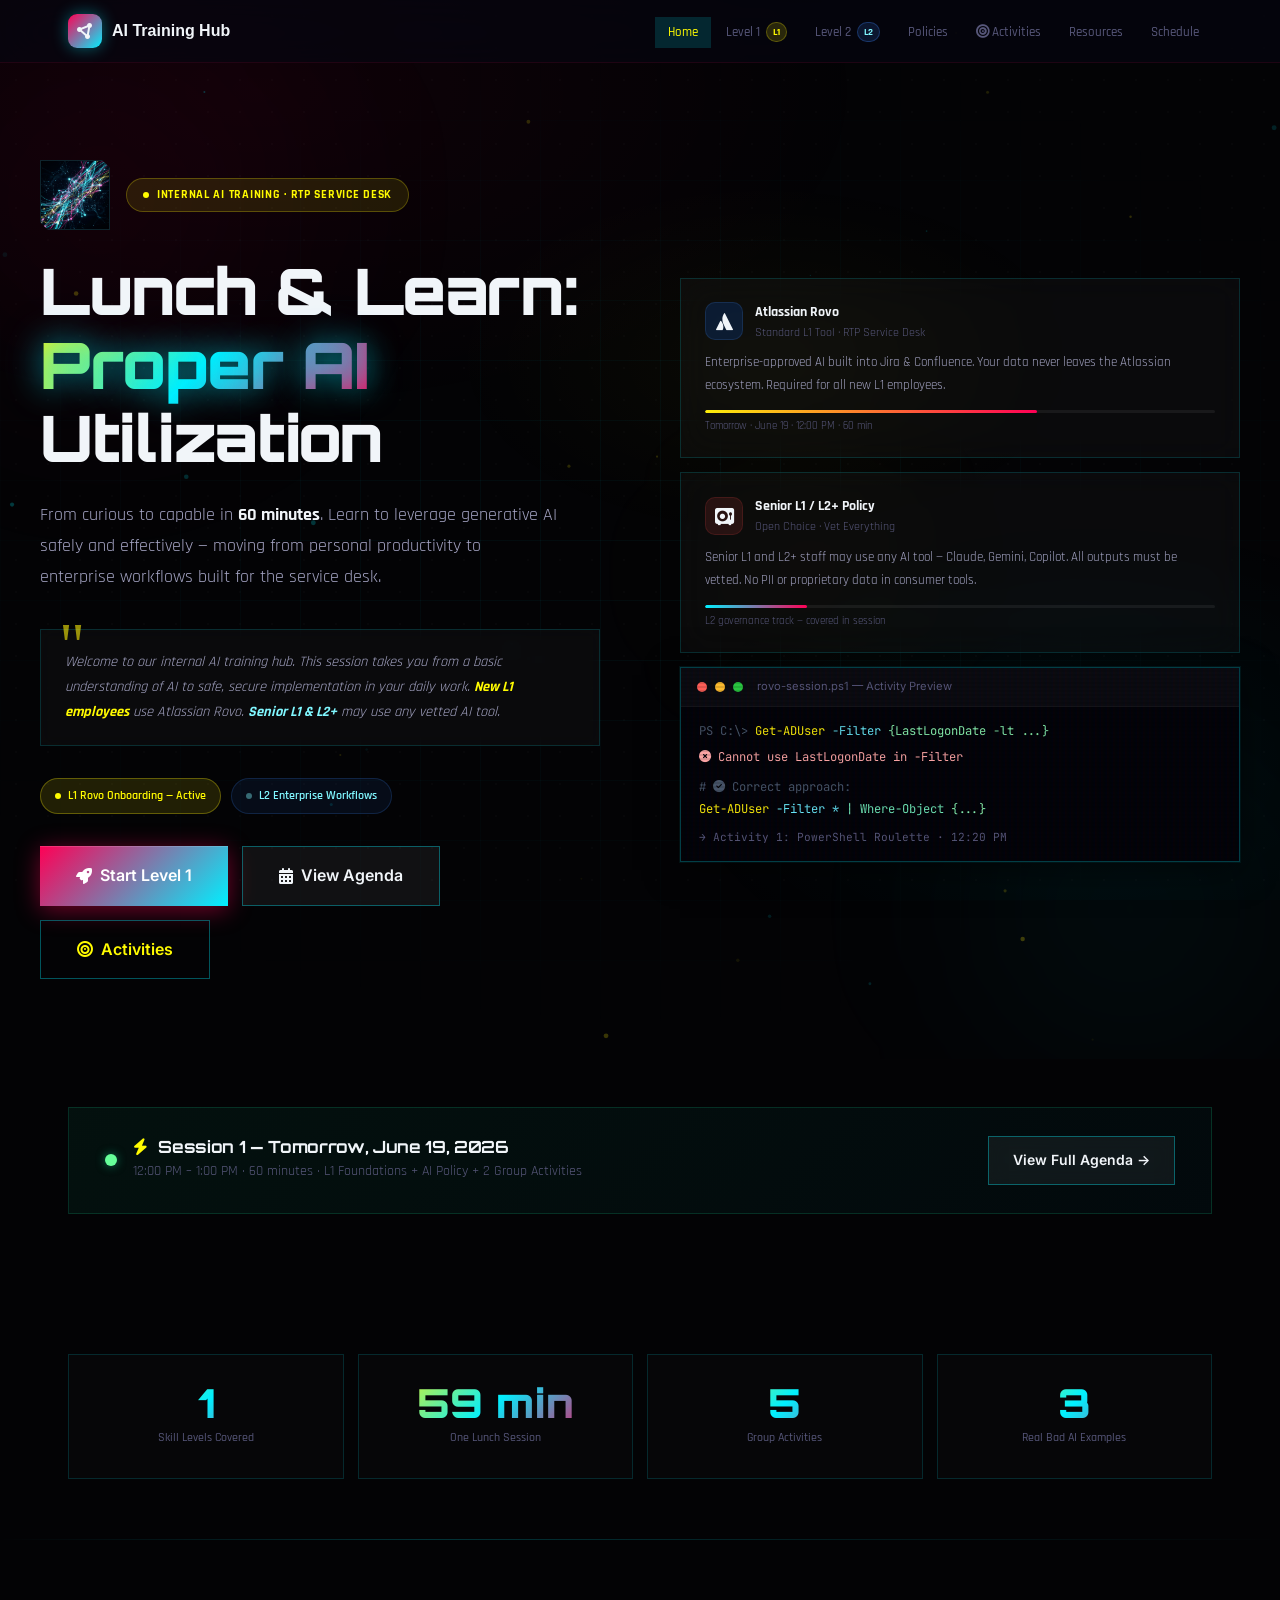
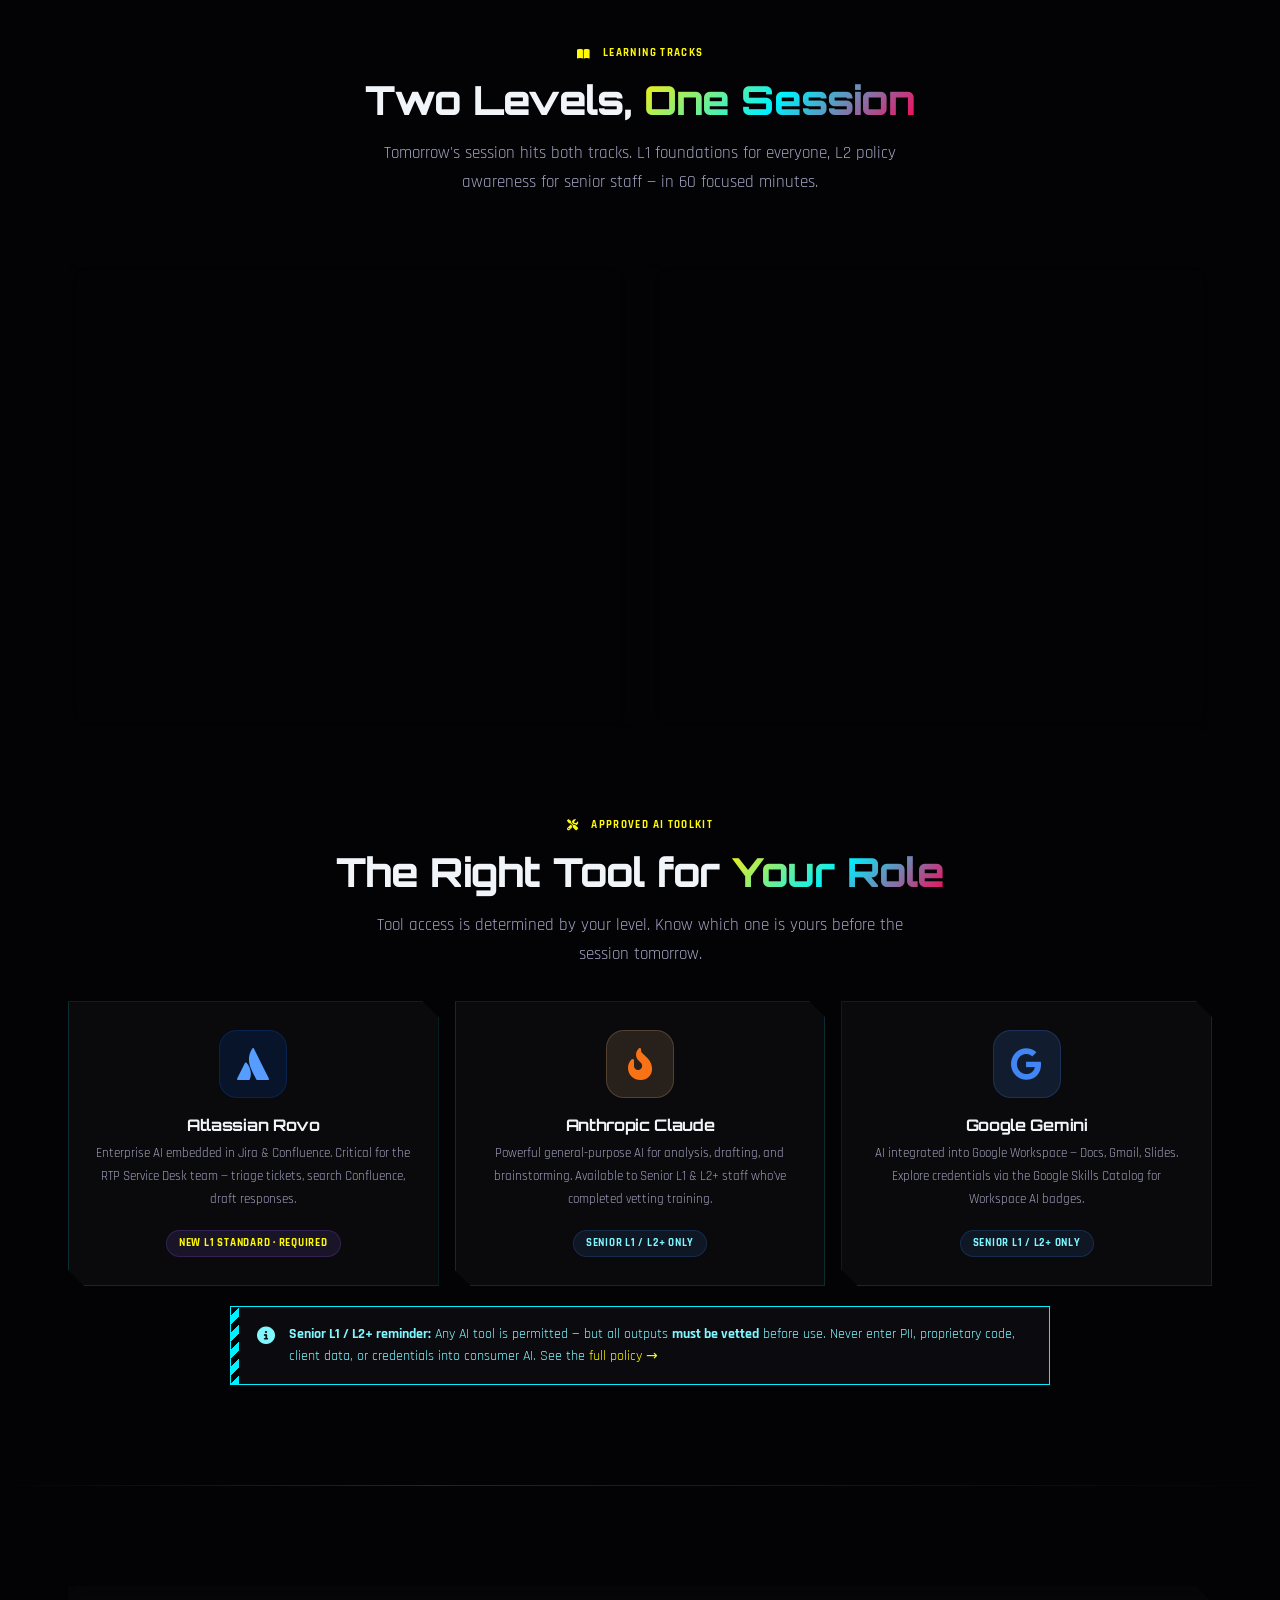
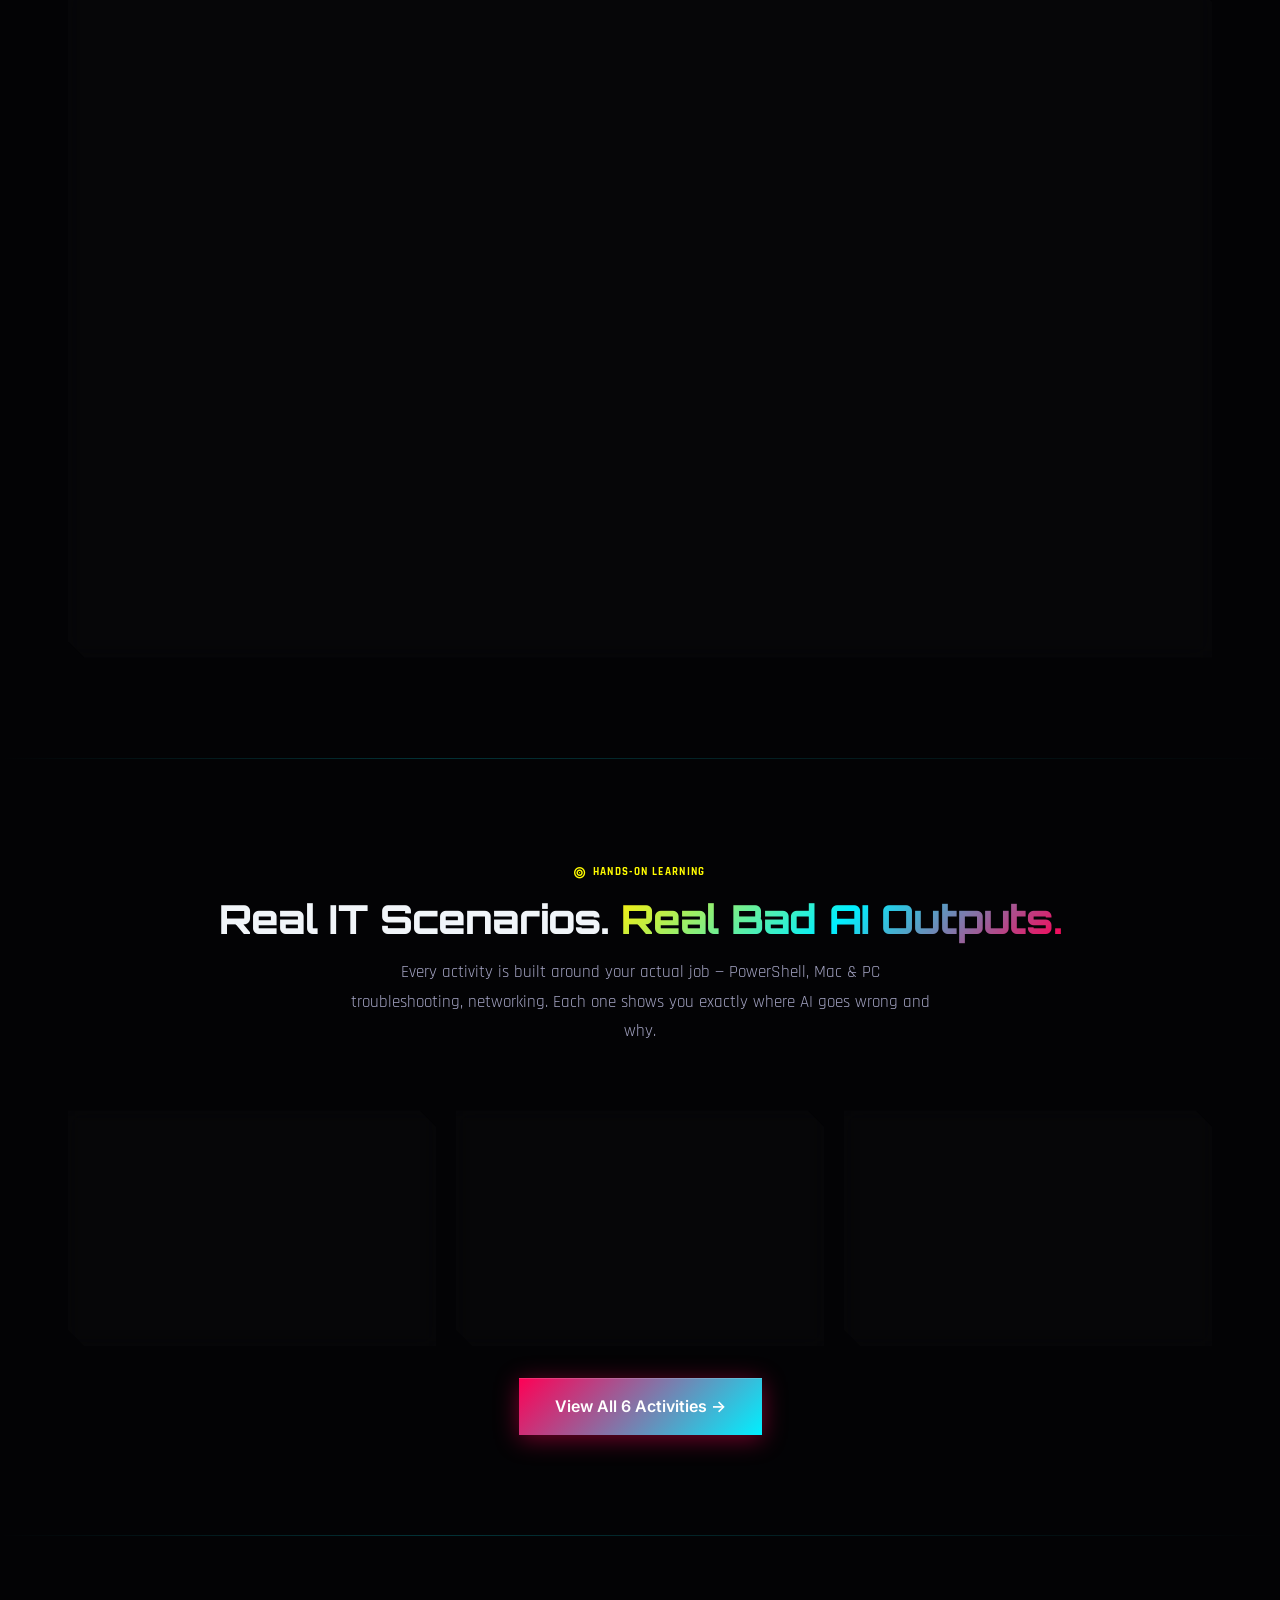
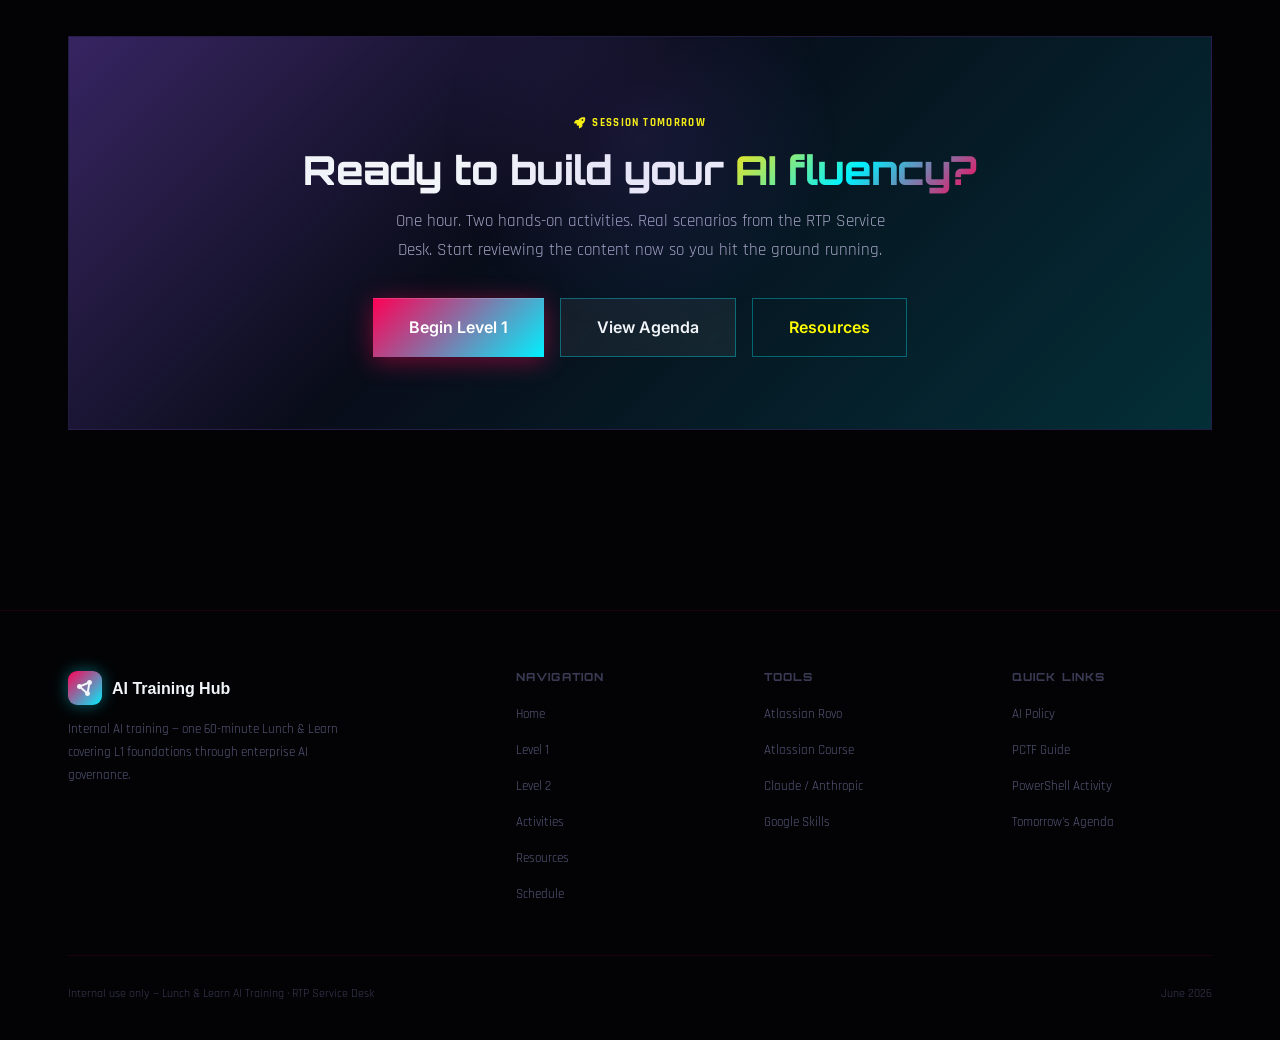
<file: index.html>
<!DOCTYPE html>
<html lang="en">
<head>
  <meta charset="UTF-8" />
  <meta name="viewport" content="width=device-width, initial-scale=1.0" />
  <title>Lunch & Learn: Proper AI Utilization — RTP Service Desk</title>
  <meta name="description" content="Internal AI training hub — from personal AI fluency to enterprise-grade workflows. Powered by Atlassian Rovo. One hour. Real skills." />
  <link rel="stylesheet" href="style.css" />
  <link rel="stylesheet" href="https://cdnjs.cloudflare.com/ajax/libs/font-awesome/6.4.0/css/all.min.css" />
  <style>
    /* ── Home-only styles ─────────────────────────────────── */

    /* Level overview cards */
    .level-cards { display: grid; grid-template-columns: 1fr 1fr; gap: 20px; margin-bottom: 80px; }
    .level-card {
      border-radius: var(--radius-xl); padding: 40px 36px;
      border: 1px solid; position: relative; overflow: hidden;
      transition: var(--transition-slow);
      backdrop-filter: blur(10px);
    }
    .level-card:hover { transform: translateY(-6px); box-shadow: var(--shadow-md); }
    .level-card.l1 { background: linear-gradient(135deg, rgba(139,92,246,0.08) 0%, rgba(139,92,246,0.03) 100%); border-color: rgba(139,92,246,0.2); }
    .level-card.l2 { background: linear-gradient(135deg, rgba(59,130,246,0.08) 0%, rgba(6,182,212,0.03) 100%); border-color: rgba(59,130,246,0.2); }
    .level-card:hover.l1 { border-color: rgba(139,92,246,0.4); box-shadow: 0 20px 60px rgba(139,92,246,0.15); }
    .level-card:hover.l2 { border-color: rgba(59,130,246,0.4); box-shadow: 0 20px 60px rgba(59,130,246,0.12); }

    .level-num {
      position: absolute; top: 24px; right: 28px;
      font-family: 'Outfit', sans-serif; font-size: 6rem; font-weight: 900;
      line-height: 1; opacity: 0.04; letter-spacing: -0.05em;
    }
    .level-card-badge {
      font-size: 0.68rem; font-weight: 800; letter-spacing: 0.1em;
      text-transform: uppercase; padding: 4px 12px; border-radius: 999px;
      display: inline-block; margin-bottom: 18px;
    }
    .l1 .level-card-badge { background: rgba(139,92,246,0.15); color: var(--primary-light); border: 1px solid rgba(139,92,246,0.25); }
    .l2 .level-card-badge { background: rgba(59,130,246,0.15);  color: var(--secondary-light); border: 1px solid rgba(59,130,246,0.25); }
    .level-card h3 { font-size: 1.4rem; margin-bottom: 10px; }
    .level-card > p { font-size: 0.875rem; margin-bottom: 20px; }
    .level-card ul { list-style: none; display: flex; flex-direction: column; gap: 8px; margin-bottom: 28px; }
    .level-card ul li { font-size: 0.845rem; color: var(--text-secondary); display: flex; align-items: center; gap: 8px; }
    .level-card ul li::before { content: '›'; font-size: 14px; flex-shrink: 0; }
    .l1 ul li::before { color: var(--primary-light); }
    .l2 ul li::before { color: var(--secondary-light); }

    /* Tool showcase */
    .tool-showcase { display: grid; grid-template-columns: repeat(3,1fr); gap: 16px; margin-bottom: 20px; }
    .tool-card {
      background: rgba(255,255,255,0.03);
      border: 1px solid var(--border); border-radius: var(--radius-lg);
      padding: 28px 24px; text-align: center;
      transition: var(--transition-spring); position: relative; overflow: hidden;
      cursor: default;
    }
    .tool-card::after {
      content: ''; position: absolute; bottom: 0; left: 0; right: 0;
      height: 2px; opacity: 0; transition: opacity 0.3s;
    }
    .tool-card:hover { transform: translateY(-8px); border-color: rgba(255,255,255,0.12); }
    .tool-card:hover::after { opacity: 1; }
    .tool-card.rovo::after   { background: linear-gradient(90deg,#0052cc,#579dff); }
    .tool-card.rovo:hover    { box-shadow: 0 20px 50px rgba(0,82,204,0.2); }
    .tool-card.claude::after { background: linear-gradient(90deg,#d4a373,#f4a261); }
    .tool-card.claude:hover  { box-shadow: 0 20px 50px rgba(212,163,115,0.15); }
    .tool-card.google::after { background: linear-gradient(90deg,#4285f4,#34a853); }
    .tool-card.google:hover  { box-shadow: 0 20px 50px rgba(66,133,244,0.15); }

    .tool-icon {
      width: 68px; height: 68px; border-radius: 18px;
      margin: 0 auto 18px; display: flex; align-items: center;
      justify-content: center; font-size: 32px; transition: var(--transition-spring);
    }
    .tool-card:hover .tool-icon { transform: scale(1.1) rotate(-3deg); }
    .tool-icon.rovo   { background: rgba(0,82,204,0.15); border: 1px solid rgba(0,82,204,0.25); }
    .tool-icon.claude { background: rgba(212,163,115,0.15); border: 1px solid rgba(212,163,115,0.25); }
    .tool-icon.google { background: rgba(66,133,244,0.15); border: 1px solid rgba(66,133,244,0.2); }

    .tool-card h4 { font-size: 1rem; margin-bottom: 8px; }
    .tool-card > p { font-size: 0.82rem; margin-bottom: 16px; }
    .tool-who {
      font-size: 0.68rem; font-weight: 800; letter-spacing: 0.07em;
      text-transform: uppercase; padding: 4px 12px; border-radius: 999px;
      display: inline-block;
    }
    .who-l1     { background: rgba(139,92,246,0.12); color: var(--primary-light); border: 1px solid rgba(139,92,246,0.2); }
    .who-senior { background: rgba(59,130,246,0.1);  color: var(--secondary-light); border: 1px solid rgba(59,130,246,0.2); }

    /* CTA banner */
    .cta-banner {
      background: linear-gradient(135deg, rgba(139,92,246,0.12) 0%, rgba(59,130,246,0.08) 50%, rgba(6,182,212,0.06) 100%);
      border: 1px solid rgba(139,92,246,0.2);
      border-radius: var(--radius-2xl); padding: 72px 40px;
      text-align: center; position: relative; overflow: hidden;
    }
    .cta-banner::before {
      content: ''; position: absolute; inset: -1px; border-radius: inherit;
      background: linear-gradient(135deg, rgba(139,92,246,0.3), transparent 40%, rgba(6,182,212,0.2));
      z-index: -1;
    }
    .cta-banner::after {
      content: ''; position: absolute; top: -100px; left: 50%;
      transform: translateX(-50%);
      width: 400px; height: 400px;
      background: radial-gradient(circle, rgba(139,92,246,0.12) 0%, transparent 70%);
      border-radius: 50%; pointer-events: none;
    }
    .cta-banner h2 { margin-bottom: 14px; }
    .cta-banner p  { max-width: 520px; margin: 0 auto 32px; font-size: 1.05rem; }
    .cta-row { display: flex; gap: 16px; justify-content: center; flex-wrap: wrap; }

    /* Session countdown card */
    .session-banner {
      background: linear-gradient(135deg, rgba(16,185,129,0.08), rgba(6,182,212,0.04));
      border: 1px solid rgba(16,185,129,0.2);
      border-radius: var(--radius-xl); padding: 28px 36px;
      display: flex; align-items: center; justify-content: space-between;
      gap: 24px; flex-wrap: wrap; margin-bottom: 80px;
    }
    .session-banner-left { display: flex; align-items: center; gap: 16px; }
    .session-live-dot {
      width: 12px; height: 12px; border-radius: 50%; background: var(--green-light);
      flex-shrink: 0; animation: pulse 1.5s ease infinite;
      box-shadow: 0 0 10px rgba(16,185,129,0.6);
    }
    .session-banner h4 { font-size: 1.05rem; margin-bottom: 3px; }
    .session-banner p { margin: 0; font-size: 0.85rem; }

    @media (max-width:768px) {
      .level-cards { grid-template-columns: 1fr; }
      .tool-showcase { grid-template-columns: 1fr; }
      .cta-banner { padding: 48px 24px; }
      .session-banner { flex-direction: column; text-align: center; }
    }
  </style>
</head>
<body>

  <!-- ── Navigation ─────────────────────────────────────────── -->
  <nav class="navbar" id="navbar">
    <div class="nav-inner">
      <a href="index.html" class="nav-logo">
        <div class="nav-logo-icon"><i class="fa-solid fa-circle-nodes"></i></div>
        <span>AI Training Hub</span>
      </a>
      <ul class="nav-links" id="navLinks">
        <li><a href="index.html">Home</a></li>
        <li><a href="level1.html">Level 1 <span class="nav-badge">L1</span></a></li>
        <li><a href="level2.html">Level 2 <span class="nav-badge" style="background:rgba(59,130,246,0.15);border-color:rgba(59,130,246,0.3);color:var(--secondary-light)">L2</span></a></li>
        <li><a href="policies.html">Policies</a></li>
        <li><a href="activities.html"><i class="fa-solid fa-bullseye"></i> Activities</a></li>
        <li><a href="resources.html">Resources</a></li>
        <li><a href="schedule.html">Schedule</a></li>
      </ul>
      <button class="nav-toggle" id="navToggle" aria-label="Toggle menu" aria-expanded="false">
        <span></span><span></span><span></span>
      </button>
    </div>
  </nav>

  <!-- ══════════════════════════════════════════════════════════ -->
  <!-- HERO                                                       -->
  <!-- ══════════════════════════════════════════════════════════ -->
  <section class="hero">
    <div class="hero-grid-bg"></div>
    <div class="orb orb-1"></div>
    <div class="orb orb-2"></div>
    <div class="orb orb-3"></div>
    <canvas id="particles" style="position:absolute;inset:0;width:100%;height:100%;opacity:0.5;pointer-events:none;z-index:0;"></canvas>

    <div class="container hero-content">
      <div class="hero-layout">

        <!-- Left Column -->
        <div>
          <div style="display:flex; gap:16px; align-items:center; margin-bottom:24px;">
            <img src="cyber_ai_mesh.png" alt="Cyberpunk AI Network Mesh" class="cyber-bevel" style="width: 70px; height: 70px; border: 1px solid var(--border); box-shadow: 0 0 15px rgba(0,240,255,0.15);" />
            <div class="eyebrow" style="margin-bottom:0;">
              <span class="eyebrow-dot"></span>
              Internal AI Training · RTP Service Desk
            </div>
          </div>

          <h1>
            Lunch &amp; Learn:<br>
            <span class="gradient-text text-glow">Proper AI</span><br>
            Utilization
          </h1>

          <p class="hero-subtitle">
            From curious to capable in <strong style="color:var(--text-primary);">60 minutes</strong>. Learn to leverage generative AI safely and effectively — moving from personal productivity to enterprise workflows built for the service desk.
          </p>

          <div class="hero-intro-card">
            <p>Welcome to our internal AI training hub. This session takes you from a basic understanding of AI to safe, secure implementation in your daily work. <strong style="color:var(--primary-light)">New L1 employees</strong> use Atlassian Rovo. <strong style="color:var(--secondary-light)">Senior L1 &amp; L2+</strong> may use any vetted AI tool.</p>
          </div>

          <div class="phase-row">
            <span class="phase-pill active"><span class="dot"></span> L1 Rovo Onboarding — Active</span>
            <span class="phase-pill upcoming"><span class="dot"></span> L2 Enterprise Workflows</span>
          </div>

          <div class="hero-ctas">
            <a href="level1.html" class="btn btn-primary btn-lg" id="btn-hero-l1"><i class="fa-solid fa-rocket"></i> Start Level 1</a>
            <a href="schedule.html" class="btn btn-secondary btn-lg" id="btn-hero-sched"><i class="fa-solid fa-calendar-days"></i> View Agenda</a>
            <a href="activities.html" class="btn btn-outline btn-lg" id="btn-hero-acts"><i class="fa-solid fa-bullseye"></i> Activities</a>
          </div>
        </div>

        <!-- Right Column — floating data panels -->
        <div class="hero-panel">

          <div class="hero-panel-card">
            <div class="panel-header">
              <div class="panel-icon panel-icon-atl"><i class="fa-brands fa-atlassian"></i></div>
              <div>
                <div class="panel-title">Atlassian Rovo</div>
                <div class="panel-sub">Standard L1 Tool · RTP Service Desk</div>
              </div>
            </div>
            <p class="panel-body">Enterprise-approved AI built into Jira &amp; Confluence. Your data never leaves the Atlassian ecosystem. Required for all new L1 employees.</p>
            <div class="mini-progress"><div class="mini-progress-fill purple"></div></div>
            <div style="font-size:0.68rem;color:var(--text-muted);margin-top:5px;">Tomorrow · June 19 · 12:00 PM · 60 min</div>
          </div>

          <div class="hero-panel-card">
            <div class="panel-header">
              <div class="panel-icon panel-icon-lock"><i class="fa-solid fa-vault"></i></div>
              <div>
                <div class="panel-title">Senior L1 / L2+ Policy</div>
                <div class="panel-sub">Open Choice · Vet Everything</div>
              </div>
            </div>
            <p class="panel-body">Senior L1 and L2+ staff may use any AI tool — Claude, Gemini, Copilot. All outputs must be vetted. No PII or proprietary data in consumer tools.</p>
            <div class="mini-progress"><div class="mini-progress-fill blue"></div></div>
            <div style="font-size:0.68rem;color:var(--text-muted);margin-top:5px;">L2 governance track — covered in session</div>
          </div>

          <!-- Live Terminal Preview -->
          <div class="terminal">
            <div class="terminal-titlebar">
              <span class="terminal-dot red"></span>
              <span class="terminal-dot yellow"></span>
              <span class="terminal-dot green"></span>
              <span class="terminal-label">rovo-session.ps1 — Activity Preview</span>
            </div>
            <div class="terminal-body" style="font-size:0.76rem;padding:14px 18px;">
              <div><span class="t-prompt">PS C:\&gt; </span><span class="t-cmd">Get-ADUser</span> <span class="t-flag">-Filter</span> <span class="t-str">{LastLogonDate -lt ...}</span></div>
              <div style="margin-top:4px;"><span class="t-err"><i class="fa-solid fa-circle-xmark"></i> Cannot use LastLogonDate in -Filter</span></div>
              <div style="margin-top:8px;"><span class="t-comment"># <i class="fa-solid fa-circle-check"></i> Correct approach:</span></div>
              <div><span class="t-cmd">Get-ADUser</span> <span class="t-flag">-Filter *</span> <span class="t-good">| Where-Object</span> <span class="t-str">{...}</span></div>
              <div style="margin-top:6px;color:var(--text-muted);font-size:0.7rem;">→ Activity 1: PowerShell Roulette · 12:20 PM</div>
            </div>
          </div>

        </div>
      </div>
    </div>
  </section>

  <!-- ── Session Banner ─────────────────────────────────────── -->
  <section style="padding: 48px 0 0;">
    <div class="container">
      <div class="session-banner animate-on-scroll">
        <div class="session-banner-left">
          <div class="session-live-dot"></div>
          <div>
            <h4><i class="fa-solid fa-bolt" style="color:var(--primary-light); margin-right:6px;"></i> Session 1 — Tomorrow, June 19, 2026</h4>
            <p style="color:var(--text-muted);">12:00 PM – 1:00 PM · 60 minutes · L1 Foundations + AI Policy + 2 Group Activities</p>
          </div>
        </div>
        <a href="schedule.html" class="btn btn-secondary" id="btn-view-agenda">View Full Agenda →</a>
      </div>
    </div>
  </section>

  <!-- ── Stats ───────────────────────────────────────────────── -->
  <section class="section-sm">
    <div class="container">
      <div class="stats-row animate-on-scroll stagger">
        <div class="stat-item">
          <span class="stat-number" data-count="2" data-suffix="">2</span>
          <span class="stat-label">Skill Levels Covered</span>
        </div>
        <div class="stat-item">
          <span class="stat-number" data-count="60" data-suffix=" min">60 min</span>
          <span class="stat-label">One Lunch Session</span>
        </div>
        <div class="stat-item">
          <span class="stat-number" data-count="6" data-suffix="">6</span>
          <span class="stat-label">Group Activities</span>
        </div>
        <div class="stat-item">
          <span class="stat-number" data-count="4" data-suffix="">4</span>
          <span class="stat-label">Real Bad AI Examples</span>
        </div>
      </div>
    </div>
  </section>

  <div class="divider"></div>

  <!-- ── Level Overview ─────────────────────────────────────── -->
  <section class="section">
    <div class="container">
      <div class="section-header animate-on-scroll">
        <div class="eyebrow-sm"><i class="fa-solid fa-book-open" style="margin-right:6px;"></i> Learning Tracks</div>
        <h2>Two Levels, <span class="gradient-text">One Session</span></h2>
        <p>Tomorrow's session hits both tracks. L1 foundations for everyone, L2 policy awareness for senior staff — in 60 focused minutes.</p>
      </div>

      <div class="level-cards animate-on-scroll stagger">
        <!-- L1 -->
        <div class="level-card l1">
          <div class="level-num">L1</div>
          <span class="level-card-badge">Foundations</span>
          <h3>Personal Fluency</h3>
          <p>Build personal comfort with AI, understand the technology, and develop core prompting skills using <strong style="color:var(--primary-light);">Atlassian Rovo</strong> — the enterprise standard for all new L1 employees.</p>
          <ul>
            <li>What is an LLM &amp; how hallucinations happen</li>
            <li>Data privacy: personal vs. company data rules</li>
            <li>Getting started with Atlassian Rovo in Jira</li>
            <li>PCTF prompt engineering framework</li>
            <li>Group activities: PowerShell audit + Mac/PC trap</li>
          </ul>
          <a href="level1.html" class="btn btn-outline btn-sm" id="btn-l1-card">Explore Level 1 →</a>
        </div>

        <!-- L2 -->
        <div class="level-card l2">
          <div class="level-num">L2</div>
          <span class="level-card-badge" style="background:rgba(59,130,246,0.15);color:var(--secondary-light);border-color:rgba(59,130,246,0.25);">Application</span>
          <h3>Professional Integration</h3>
          <p>Move from personal use to enterprise application. Senior L1 &amp; L2+ staff may use <strong style="color:var(--secondary-light);">any vetted AI tool</strong> — with strict governance on what data goes where.</p>
          <ul>
            <li>AI usage policy — the two-tier system</li>
            <li>Enterprise vs. consumer AI data protection</li>
            <li>Google Workspace AI (Gemini) integration</li>
            <li>Atlassian AI beyond Rovo: advanced workflows</li>
            <li>Secure code review &amp; documentation automation</li>
          </ul>
          <a href="level2.html" class="btn btn-sm" id="btn-l2-card" style="background:rgba(59,130,246,0.12);border:1px solid rgba(59,130,246,0.25);color:var(--secondary-light);border-radius:var(--radius-sm);display:inline-flex;align-items:center;gap:6px;padding:8px 16px;font-size:0.8rem;font-weight:600;text-decoration:none;transition:var(--transition);">Explore Level 2 →</a>
        </div>
      </div>

      <!-- ── Tool Showcase ──────────────────────────────────── -->
      <div class="section-header animate-on-scroll" style="margin-bottom:32px;">
        <div class="eyebrow-sm"><i class="fa-solid fa-screwdriver-wrench" style="margin-right:6px;"></i> Approved AI Toolkit</div>
        <h2>The Right Tool for <span class="gradient-text">Your Role</span></h2>
        <p>Tool access is determined by your level. Know which one is yours before the session tomorrow.</p>
      </div>

      <div class="tool-showcase animate-on-scroll stagger">
        <div class="tool-card rovo">
          <div class="tool-icon rovo"><i class="fa-brands fa-atlassian" style="color:var(--atlassian-light);"></i></div>
          <h4>Atlassian Rovo</h4>
          <p>Enterprise AI embedded in Jira &amp; Confluence. Critical for the RTP Service Desk team — triage tickets, search Confluence, draft responses.</p>
          <span class="tool-who who-l1">New L1 Standard · Required</span>
        </div>
        <div class="tool-card claude">
          <div class="tool-icon claude"><i class="fa-solid fa-fire-flame-curved" style="color:#f97316;"></i></div>
          <h4>Anthropic Claude</h4>
          <p>Powerful general-purpose AI for analysis, drafting, and brainstorming. Available to Senior L1 &amp; L2+ staff who've completed vetting training.</p>
          <span class="tool-who who-senior">Senior L1 / L2+ Only</span>
        </div>
        <div class="tool-card google">
          <div class="tool-icon google"><i class="fa-brands fa-google" style="color:#4285F4;"></i></div>
          <h4>Google Gemini</h4>
          <p>AI integrated into Google Workspace — Docs, Gmail, Slides. Explore credentials via the Google Skills Catalog for Workspace AI badges.</p>
          <span class="tool-who who-senior">Senior L1 / L2+ Only</span>
        </div>
      </div>

      <div class="callout callout-info animate-on-scroll" style="max-width:820px;margin:20px auto 0;">
        <span class="callout-icon"><i class="fa-solid fa-circle-info"></i></span>
        <span><strong>Senior L1 / L2+ reminder:</strong> Any AI tool is permitted — but all outputs <strong>must be vetted</strong> before use. Never enter PII, proprietary code, client data, or credentials into consumer AI. See the <a href="level2.html#policy">full policy →</a></span>
      </div>
    </div>
  </section>

  <div class="divider"></div>

  <!-- ── Prompt Builder Playground ──────────────────────────── -->
  <section class="section-sm">
    <div class="container">
      <div class="prompt-builder-card animate-on-scroll">
        <div style="display:flex;align-items:center;gap:12px;margin-bottom:24px;">
          <div style="font-size:2rem;line-height:1;"><i class="fa-solid fa-bullseye"></i></div>
          <div>
            <h3 style="margin:0;">Interactive <span class="gradient-text">PCTF Prompt Playground</span></h3>
            <p style="font-size:0.82rem;margin:0;color:var(--text-muted);">Construct enterprise-grade prompts for Rovo, Claude, or Gemini instantly.</p>
          </div>
        </div>

        <div class="pb-grid">
          <div class="pb-group">
            <label for="pbPersona">P — Persona</label>
            <select id="pbPersona" class="pb-select">
              <option value="a Senior IT Support Engineer with 10 years experience">Senior IT Support Engineer</option>
              <option value="a Senior PowerShell Developer specializing in Active Directory automation">PowerShell Specialist</option>
              <option value="a macOS Security Administrator specializing in Apple Silicon">macOS Specialist</option>
              <option value="a Network Infrastructure Specialist troubleshooting routing and DNS">Networking Analyst</option>
              <option value="an IT Communications Specialist writing customer notices">IT Comms Specialist</option>
            </select>
          </div>

          <div class="pb-group">
            <label for="pbContext">C — Context</label>
            <select id="pbContext" class="pb-select">
              <option value="we are troubleshooting a critical VPN disconnect affecting remote users after an OS update">Remote VPN Disconnect</option>
              <option value="we are auditing our active directory structure to clean up stale and disabled users safely">Active Directory Cleanup</option>
              <option value="a VIP executive is unable to pair Bluetooth devices on an Apple M2 machine">Apple Silicon Bluetooth Issue</option>
              <option value="we had a 2-hour email server outage affecting 300 users and must write a status review">IT Outage Comms</option>
              <option value="triage a user ticket complaining of slow networks and popups after clicking a suspicious link">Phishing Triage & Network Slowness</option>
            </select>
          </div>

          <div class="pb-group">
            <label for="pbTask">T — Task</label>
            <select id="pbTask" class="pb-select">
              <option value="draft a step-by-step diagnostic and resolution guide highlighting common platform traps">Create Troubleshooting Guide</option>
              <option value="write a safe PowerShell automation script including WhatIf flags and verification commands">Write Safe PowerShell Script</option>
              <option value="write an empathetic, professional email communicating the post-incident summary">Draft Incident Email</option>
              <option value="perform a security containment analysis and priority-based list of isolation steps">Triage Security Incident</option>
            </select>
          </div>

          <div class="pb-group">
            <label for="pbFormat">F — Format</label>
            <select id="pbFormat" class="pb-select">
              <option value="use a numbered list for steps. Highlight warning indicators in bold. Limit to 200 words">Numbered list with bold warnings</option>
              <option value="provide clean, commented code blocks. Document cmdlet deprecations and alternatives">Commented Code Blocks</option>
              <option value="a professional email structure (Subject, Greeting, Body, Sign-off). Under 150 words">Professional Email format</option>
              <option value="a priority table (Issue, Severity, Action). Use Markdown syntax">Markdown Priority Table</option>
            </select>
          </div>
        </div>

        <div class="pb-group" style="margin-bottom:24px;">
          <label for="pbDetails">Custom Details / Specific Codes (Optional)</label>
          <input type="text" id="pbDetails" class="pb-input" placeholder="e.g. OS version Windows 11, error code 0xc000021a, specific server subnet 10.0.0.0/24..." />
        </div>

        <div class="pb-output-box">
          <div class="pb-output-header">
            <div class="pb-output-title">Compiled Output (Ready to copy-paste to Rovo or Claude)</div>
            <button id="pbCopy" class="pb-btn-copy">Copy Prompt</button>
          </div>
          <div id="pbText" class="pb-output-text"></div>
        </div>
      </div>
    </div>
  </section>

  <div class="divider"></div>

  <!-- ── Activities Preview ─────────────────────────────────── -->
  <section class="section">
    <div class="container">
      <div class="section-header animate-on-scroll">
        <div class="eyebrow-sm"><i class="fa-solid fa-bullseye"></i> Hands-On Learning</div>
        <h2>Real IT Scenarios. <span class="gradient-text">Real Bad AI Outputs.</span></h2>
        <p>Every activity is built around your actual job — PowerShell, Mac &amp; PC troubleshooting, networking. Each one shows you exactly where AI goes wrong and why.</p>
      </div>

      <div class="grid-3 animate-on-scroll stagger" style="margin-bottom:32px;">
        <div class="card">
          <div style="font-size:2rem;margin-bottom:14px;color:var(--primary-light);"><i class="fa-solid fa-terminal"></i></div>
          <div class="module-tag tag-purple" style="margin-bottom:10px;">PowerShell</div>
          <h4>PowerShell Roulette</h4>
          <p style="font-size:0.83rem;margin-top:8px;">AI writes an AD script with 3 critical bugs. Your group finds them before it hits production.</p>
        </div>
        <div class="card">
          <div style="font-size:2rem;margin-bottom:14px;color:var(--secondary-light);"><i class="fa-brands fa-apple" style="margin-right:8px;"></i><i class="fa-solid fa-terminal"></i></div>
          <div class="module-tag tag-blue" style="margin-bottom:10px;">Mac / PC</div>
          <h4>The Platform Trap</h4>
          <p style="font-size:0.83rem;margin-top:8px;">AI gives SMC reset instructions for an M2 Mac where SMC doesn't exist. Catch it before you send it to a user.</p>
        </div>
        <div class="card">
          <div style="font-size:2rem;margin-bottom:14px;color:var(--accent-light);"><i class="fa-solid fa-globe"></i></div>
          <div class="module-tag tag-cyan" style="margin-bottom:10px;">Networking</div>
          <h4>Network Ghost</h4>
          <p style="font-size:0.83rem;margin-top:8px;">AI fabricates a DNS server IP (157.58.0.0). Deploy it and you break production. Find it first.</p>
        </div>
      </div>

      <div style="text-align:center;">
        <a href="activities.html" class="btn btn-primary btn-lg" id="btn-all-acts">View All 6 Activities →</a>
      </div>
    </div>
  </section>

  <div class="divider"></div>

  <!-- ── CTA ────────────────────────────────────────────────── -->
  <section class="section">
    <div class="container">
      <div class="cta-banner animate-on-scroll">
        <div class="eyebrow-sm" style="justify-content:center;"><i class="fa-solid fa-rocket"></i> Session Tomorrow</div>
        <h2>Ready to build your <span class="gradient-text">AI fluency?</span></h2>
        <p>One hour. Two hands-on activities. Real scenarios from the RTP Service Desk. Start reviewing the content now so you hit the ground running.</p>
        <div class="cta-row">
          <a href="level1.html" class="btn btn-primary btn-lg" id="btn-cta-l1">Begin Level 1</a>
          <a href="schedule.html" class="btn btn-secondary btn-lg" id="btn-cta-sched">View Agenda</a>
          <a href="resources.html" class="btn btn-outline btn-lg" id="btn-cta-res">Resources</a>
        </div>
      </div>
    </div>
  </section>

  <!-- ── Footer ─────────────────────────────────────────────── -->
  <footer class="footer">
    <div class="container">
      <div class="footer-inner">
        <div class="footer-brand">
          <div class="nav-logo" style="display:inline-flex;">
            <div class="nav-logo-icon"><i class="fa-solid fa-circle-nodes"></i></div><span>AI Training Hub</span>
          </div>
          <p>Internal AI training — one 60-minute Lunch &amp; Learn covering L1 foundations through enterprise AI governance.</p>
        </div>
        <div class="footer-col">
          <h5>Navigation</h5>
          <ul>
            <li><a href="index.html">Home</a></li>
            <li><a href="level1.html">Level 1</a></li>
            <li><a href="level2.html">Level 2</a></li>
            <li><a href="activities.html">Activities</a></li>
            <li><a href="resources.html">Resources</a></li>
            <li><a href="schedule.html">Schedule</a></li>
          </ul>
        </div>
        <div class="footer-col">
          <h5>Tools</h5>
          <ul>
            <li><a href="https://www.atlassian.com/rovo" target="_blank" rel="noopener">Atlassian Rovo</a></li>
            <li><a href="https://community.atlassian.com/learning/team-training/course:15697742" target="_blank" rel="noopener">Atlassian Course</a></li>
            <li><a href="https://www.anthropic.com/learn" target="_blank" rel="noopener">Claude / Anthropic</a></li>
            <li><a href="https://www.skills.google/catalog" target="_blank" rel="noopener">Google Skills</a></li>
          </ul>
        </div>
        <div class="footer-col">
          <h5>Quick Links</h5>
          <ul>
            <li><a href="level2.html#policy">AI Policy</a></li>
            <li><a href="level1.html#prompting">PCTF Guide</a></li>
            <li><a href="activities.html#act1">PowerShell Activity</a></li>
            <li><a href="schedule.html">Tomorrow's Agenda</a></li>
            
          </ul>
        </div>
      </div>
      <div class="footer-bottom">
        <span>Internal use only — Lunch &amp; Learn AI Training · RTP Service Desk</span>
        <span>June 2026</span>
      </div>
    </div>
  </footer>

  <script src="app.js"></script>
</body>
</html>
</file>
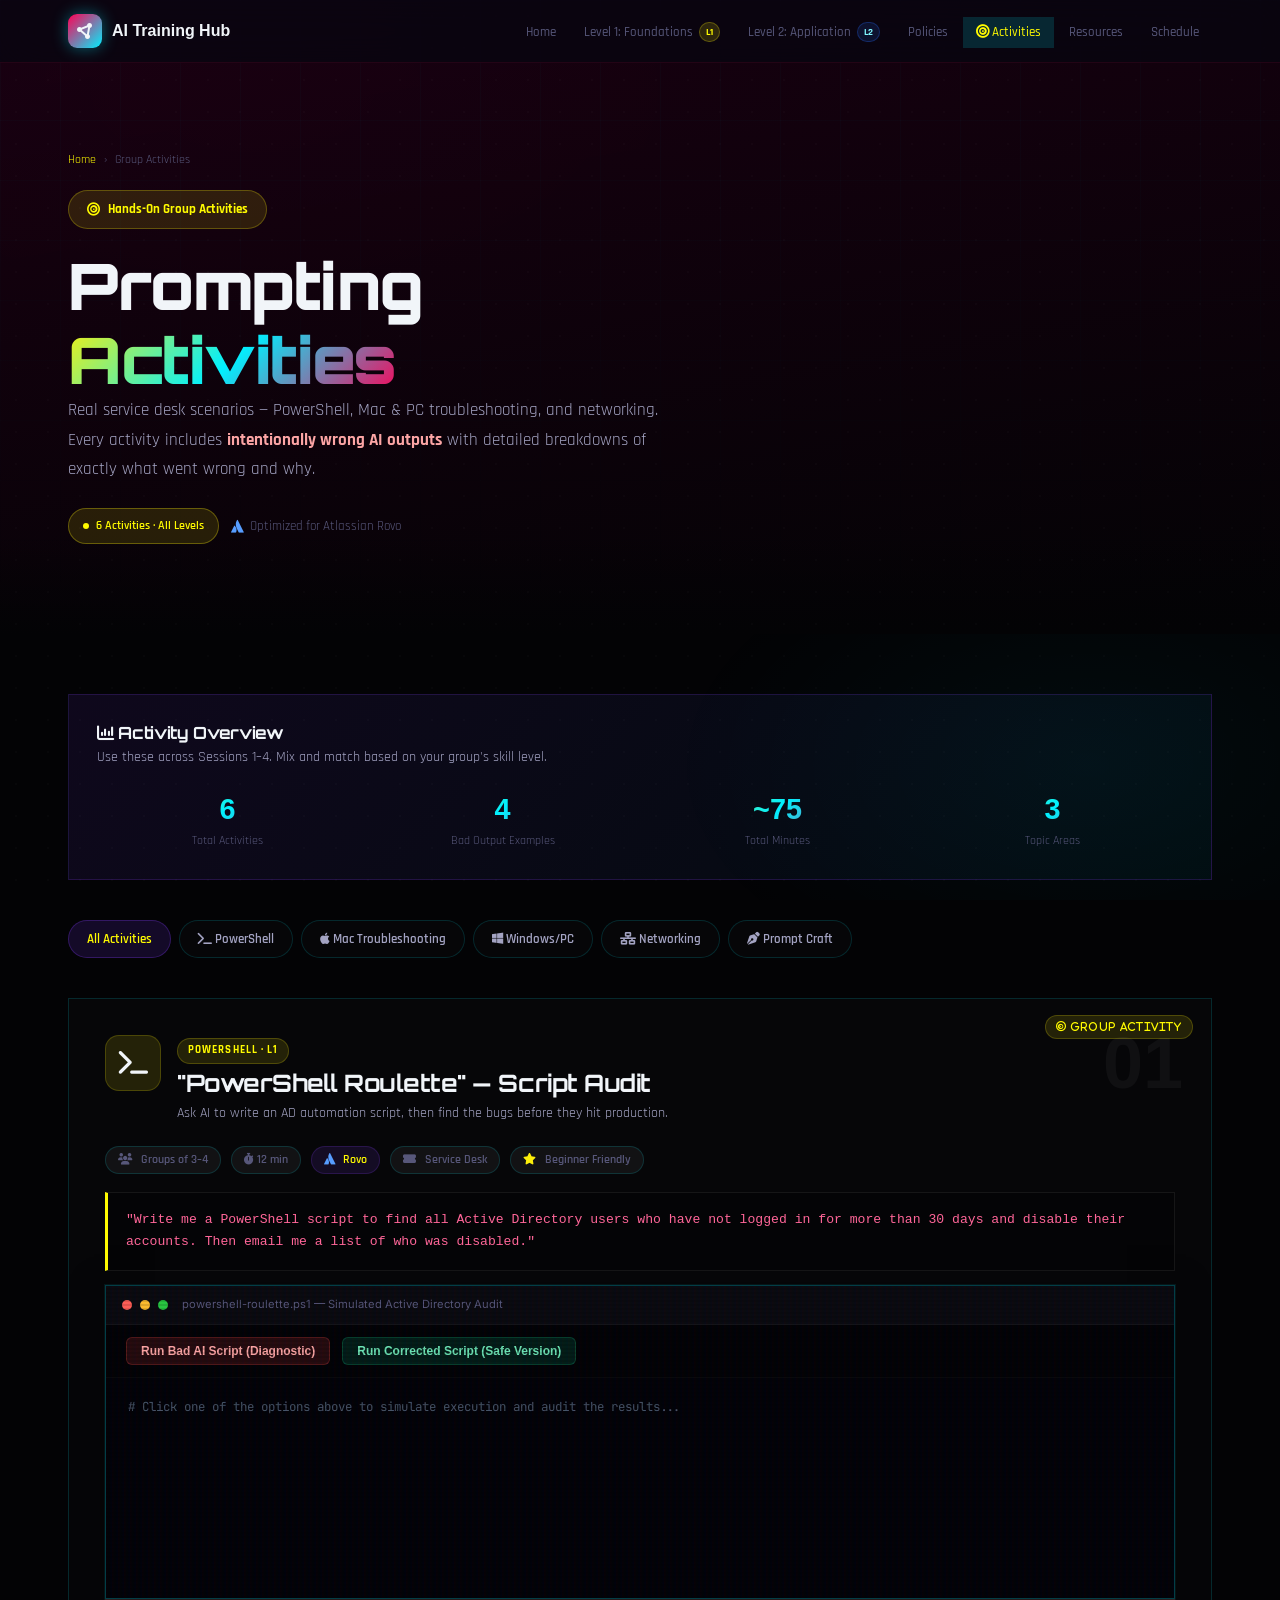
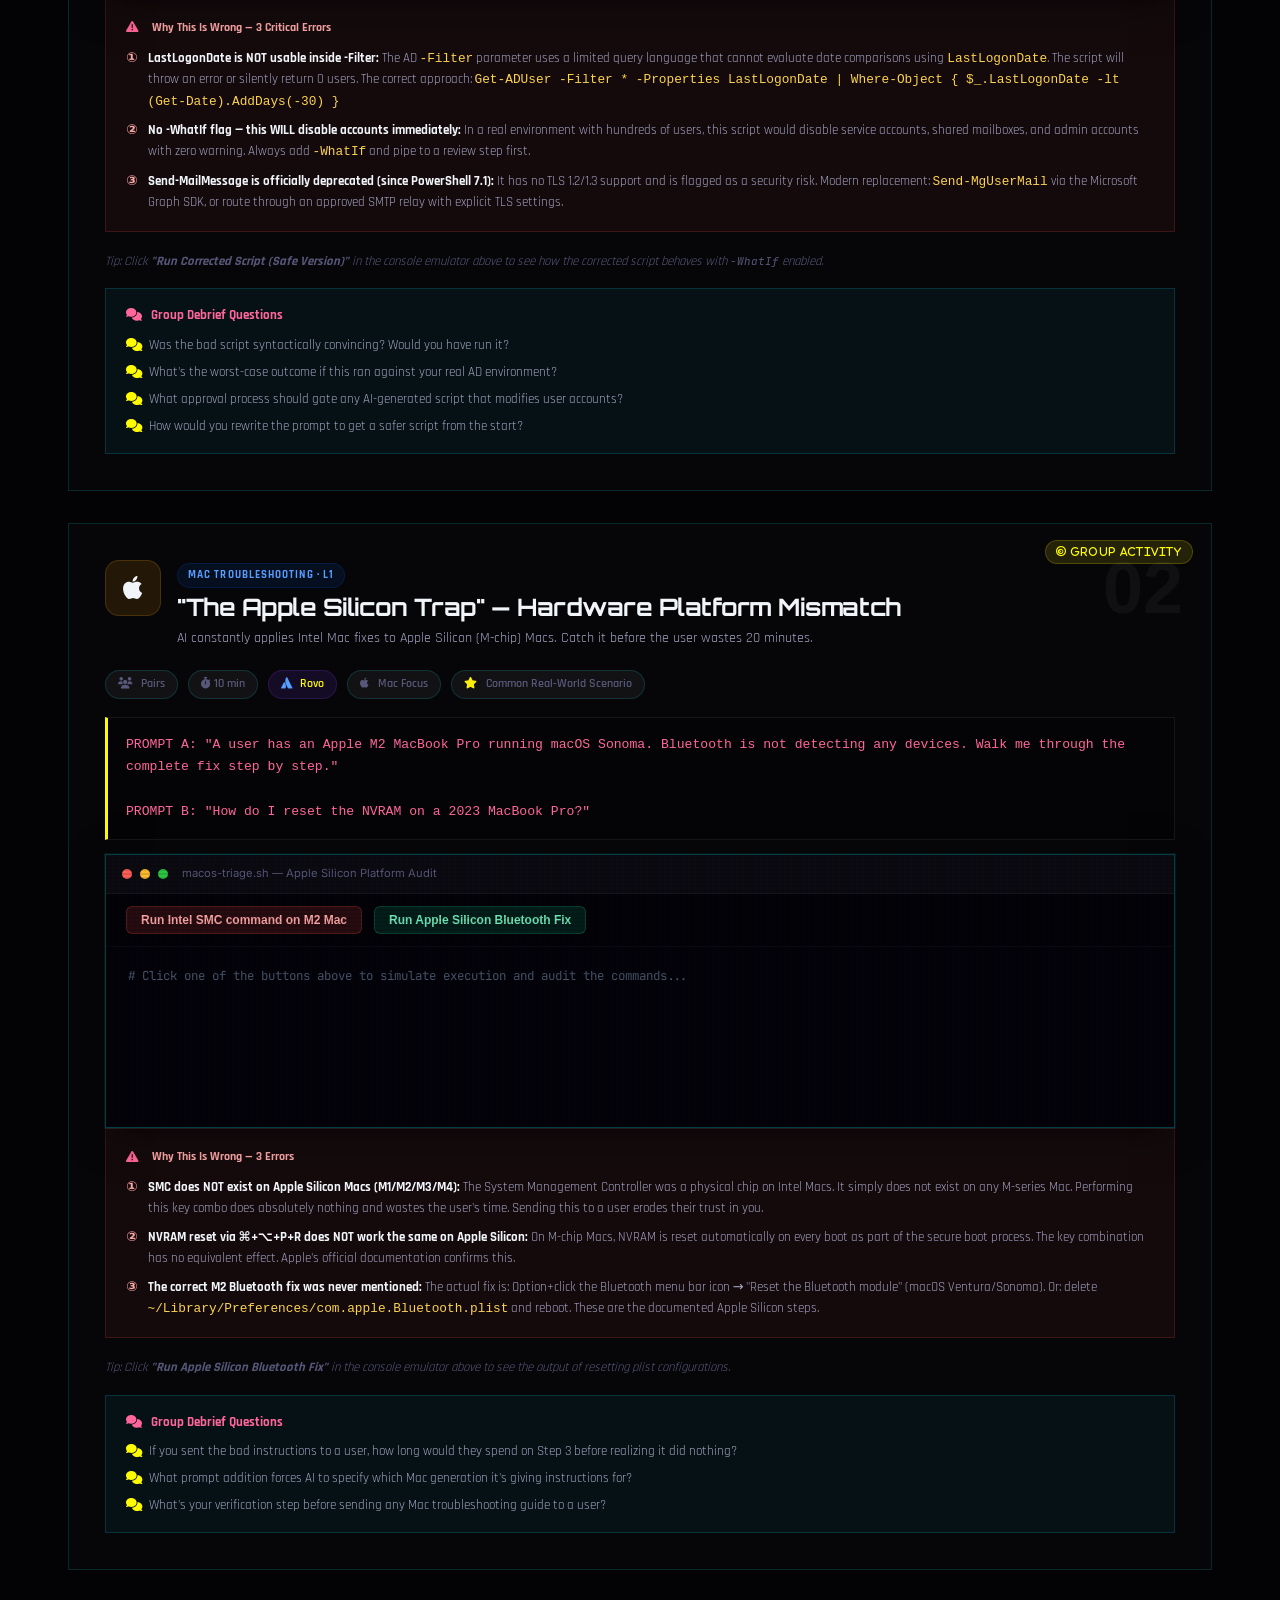
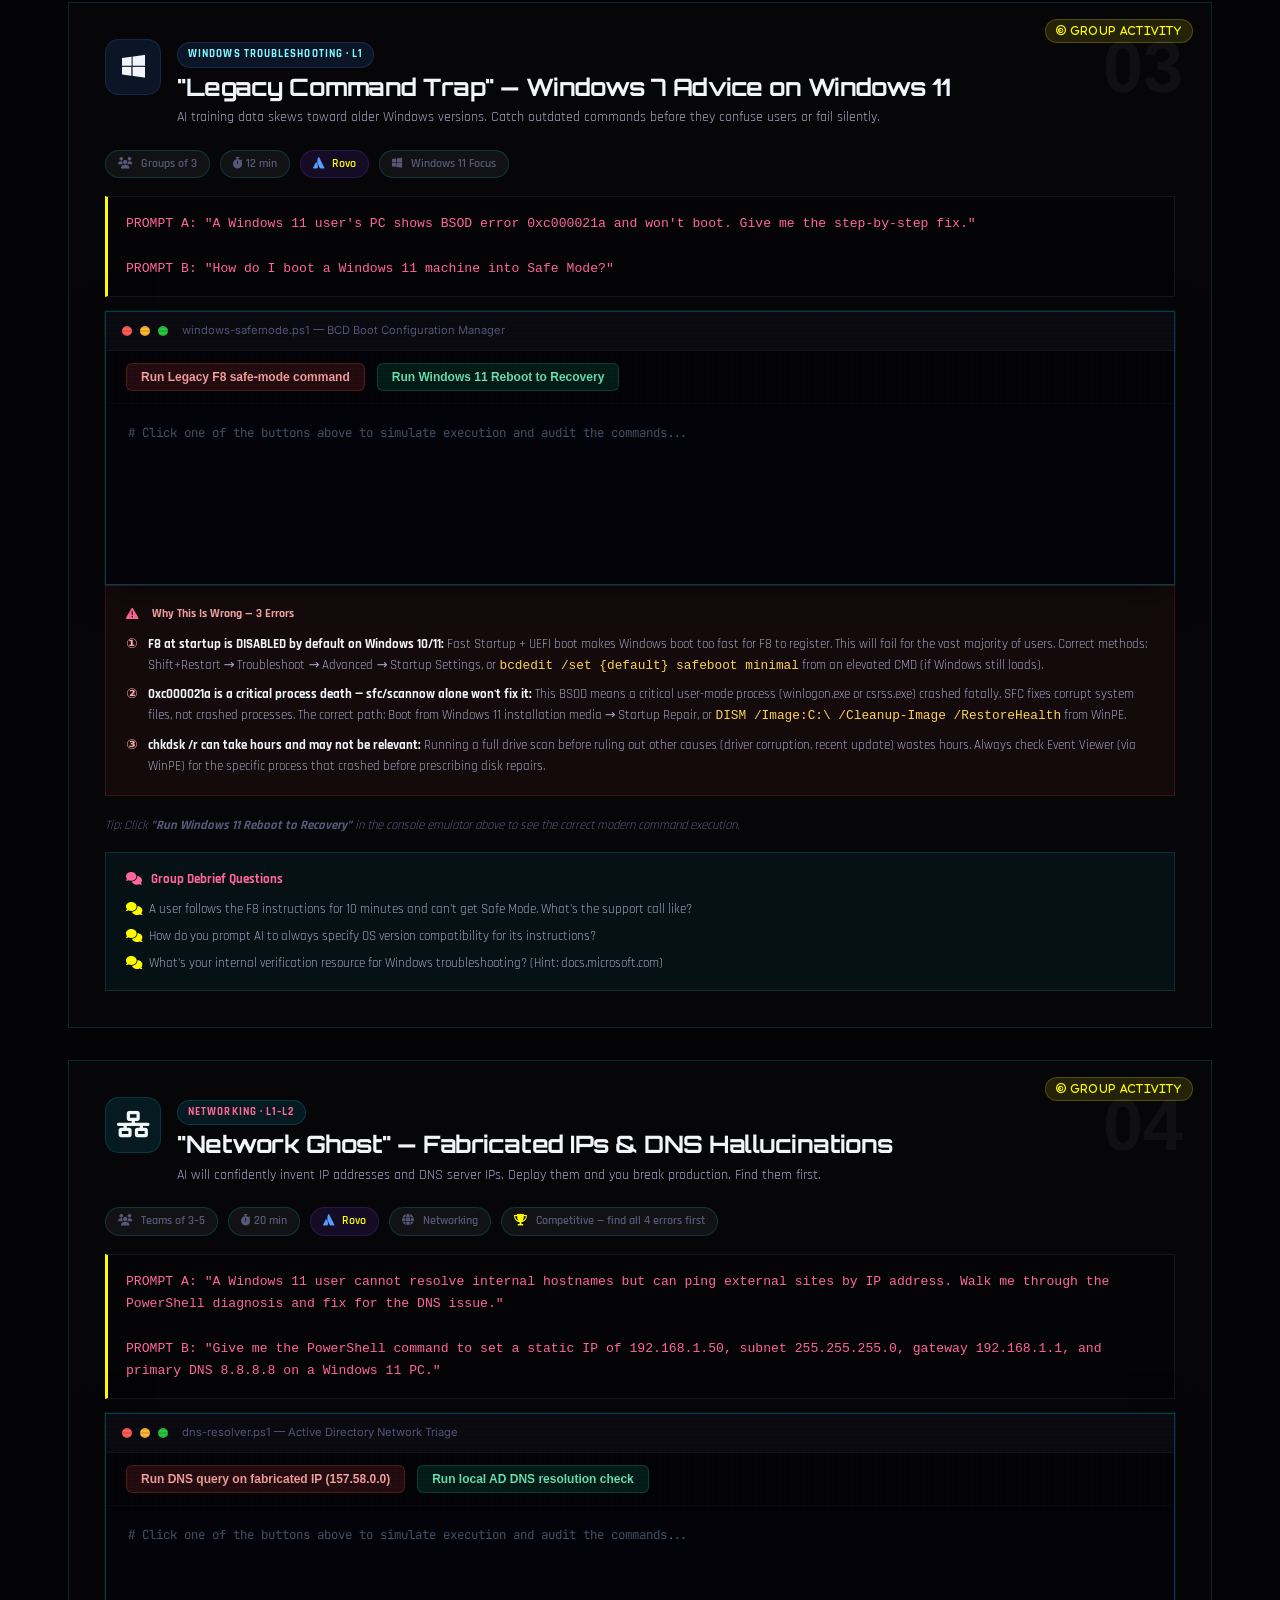
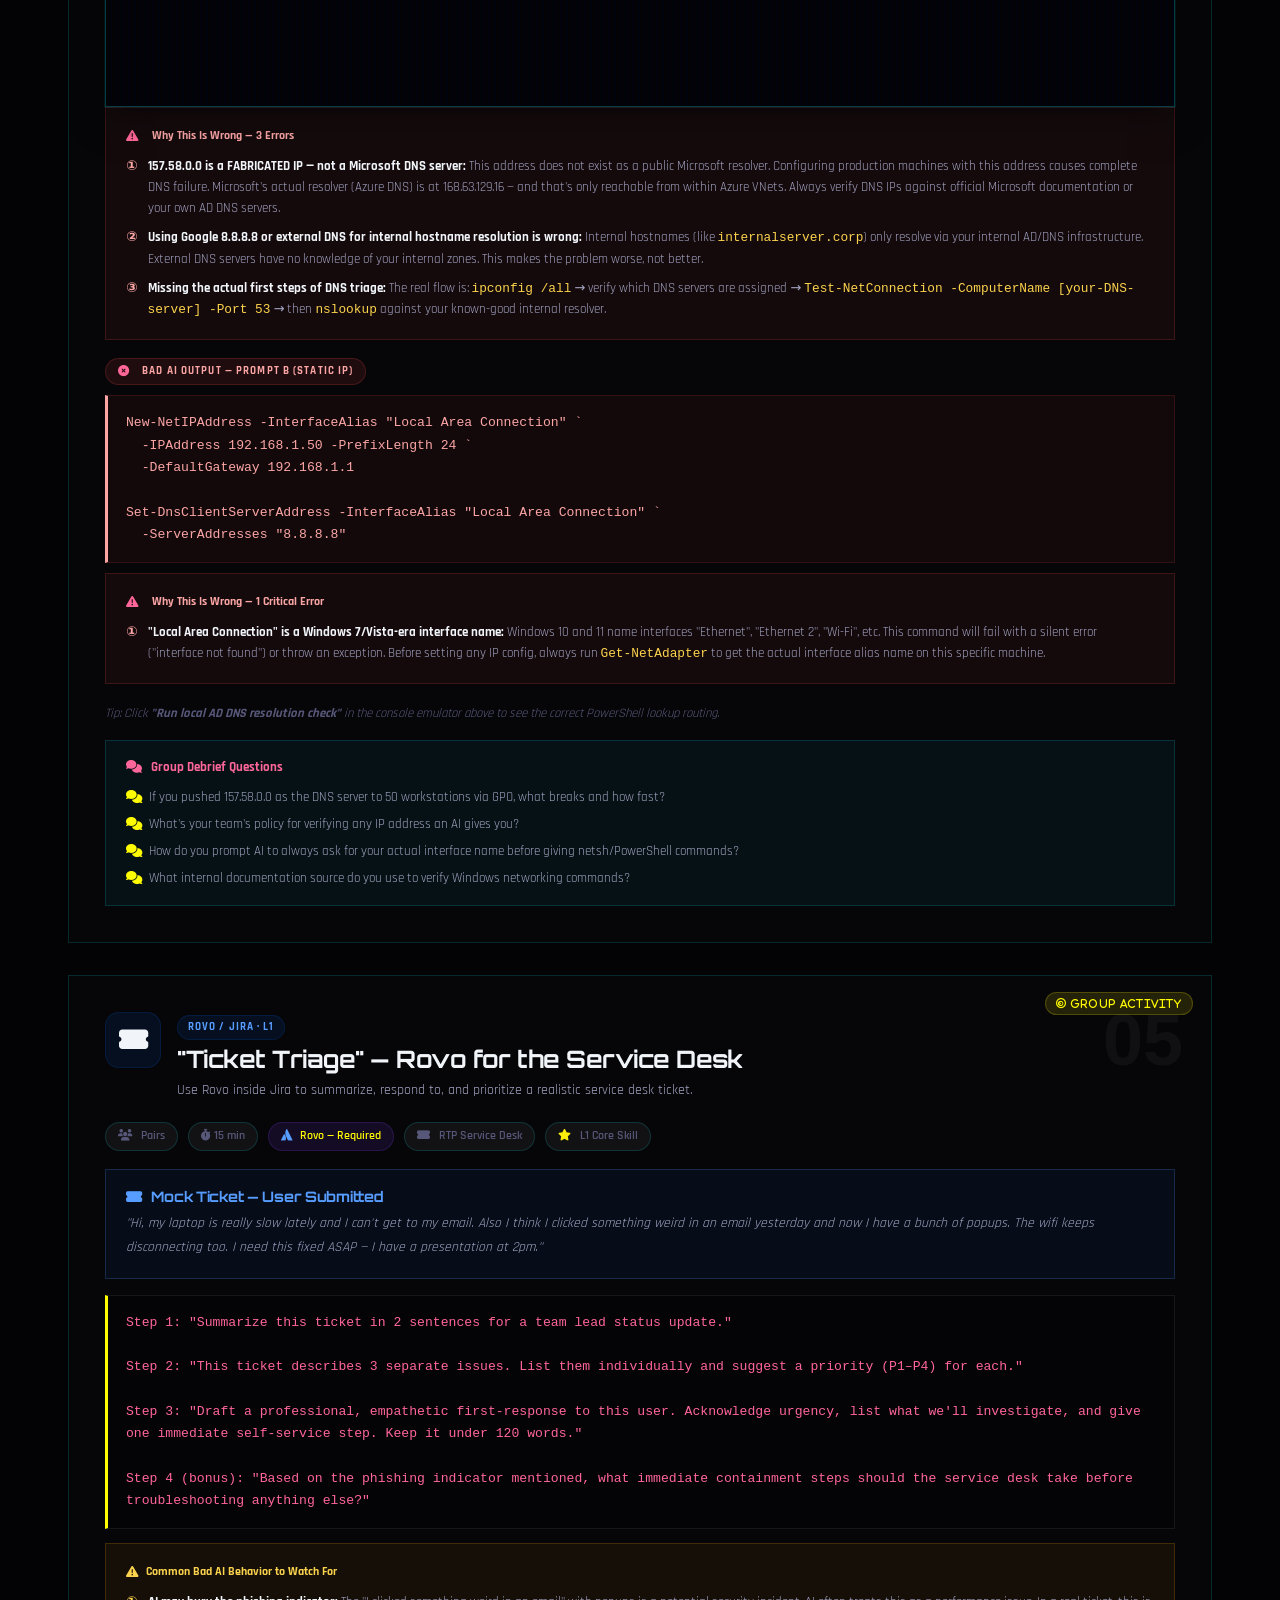
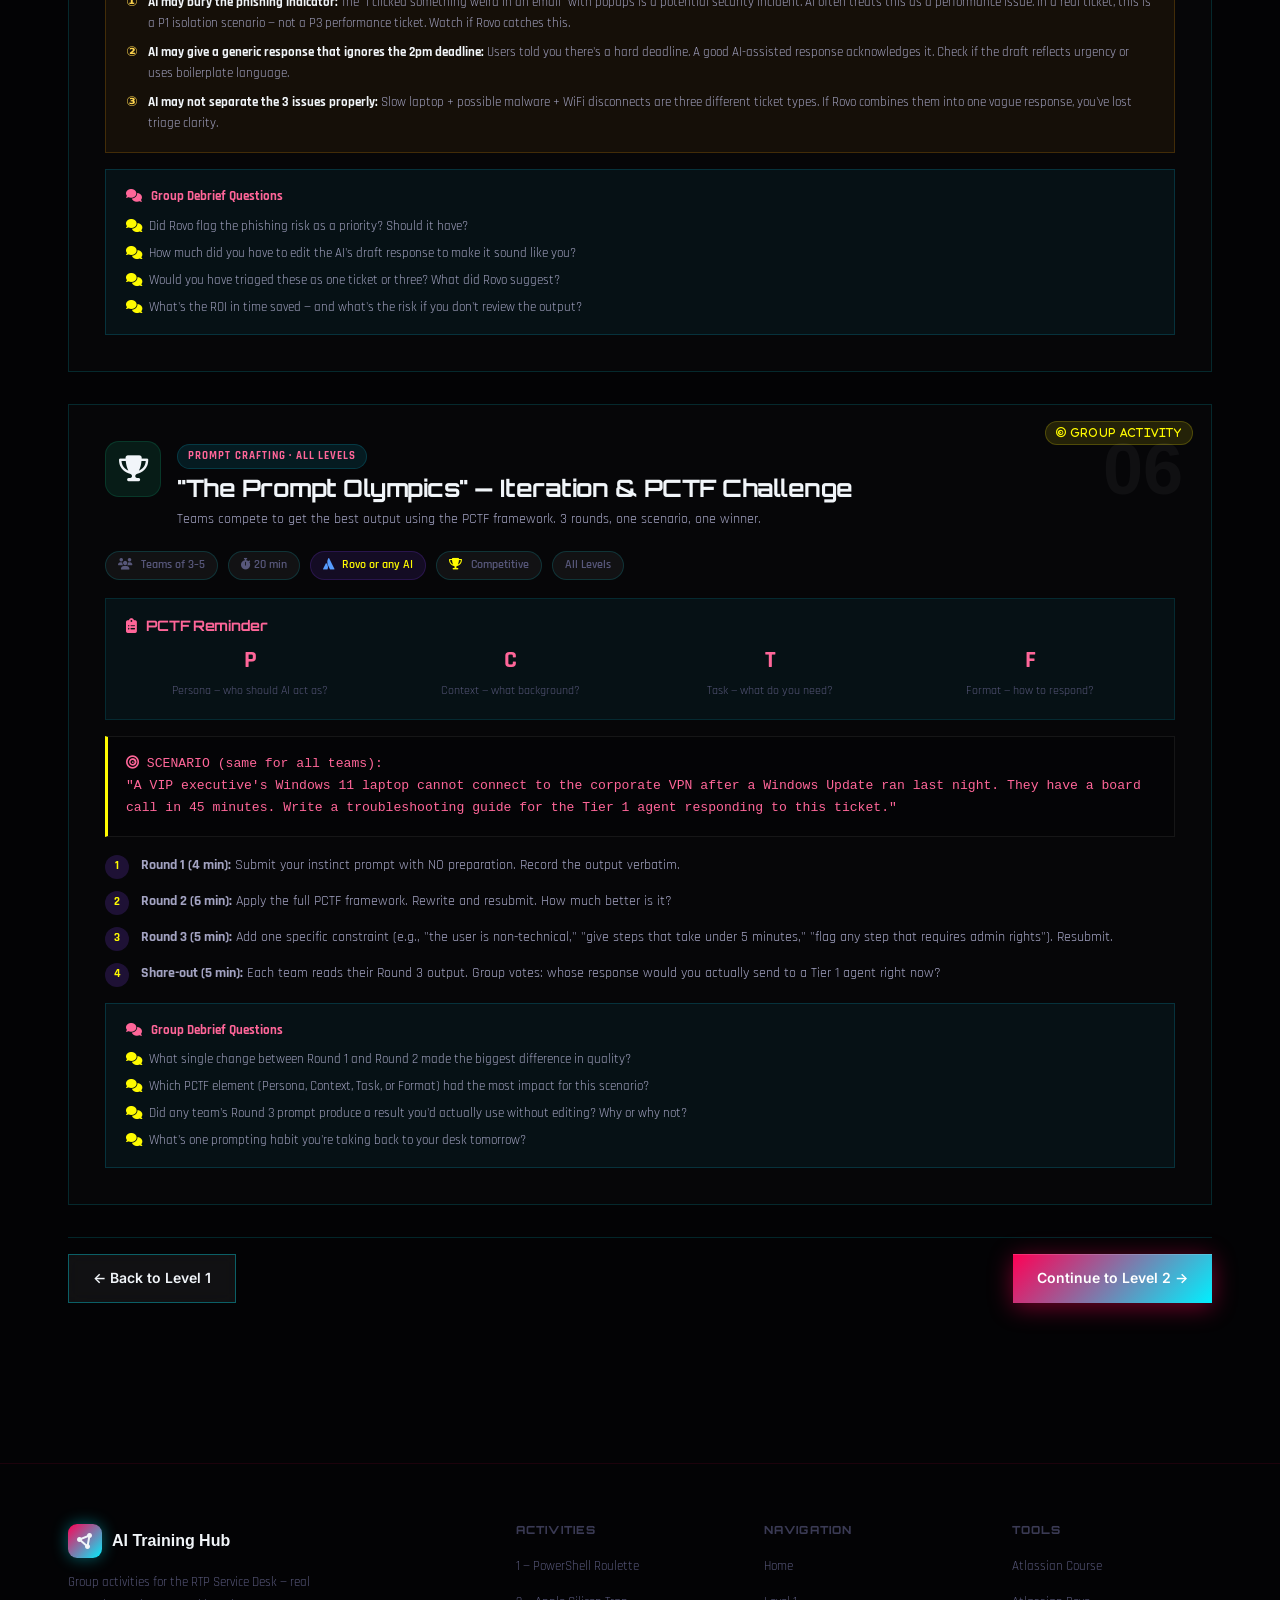
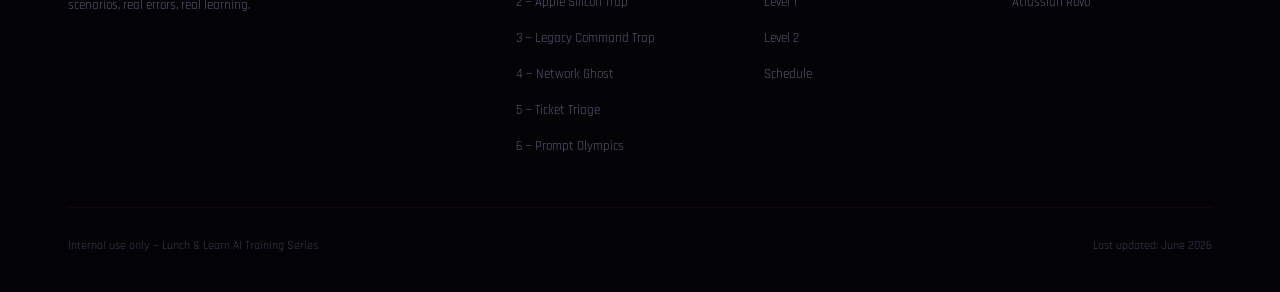
<file: activities.html>
<!DOCTYPE html>
<html lang="en">
<head>
  <meta charset="UTF-8" />
  <meta name="viewport" content="width=device-width, initial-scale=1.0" />
  <title>Group Activities — AI Training Hub</title>
  <meta name="description" content="Hands-on prompting group activities for the RTP Service Desk: PowerShell, Mac/PC troubleshooting, networking — with real bad AI outputs and explanations." />
  <link rel="stylesheet" href="style.css" />
  <link rel="stylesheet" href="https://cdnjs.cloudflare.com/ajax/libs/font-awesome/6.4.0/css/all.min.css" />
  <style>
    .activity-card {
      background: var(--bg-card);
      border: 1px solid var(--border);
      border-radius: var(--radius-xl);
      padding: 36px;
      margin-bottom: 32px;
      position: relative;
      overflow: hidden;
      transition: var(--transition-slow);
    }
    .activity-card:hover { border-color: rgba(124,58,237,0.2); }

    .activity-number {
      position: absolute;
      top: 28px; right: 28px;
      font-family: 'Outfit', sans-serif;
      font-size: 4.5rem; font-weight: 900;
      opacity: 0.04; line-height: 1;
    }

    .activity-header { display: flex; gap: 16px; align-items: flex-start; margin-bottom: 20px; }
    .activity-icon {
      width: 56px; height: 56px;
      border-radius: 14px;
      display: flex; align-items: center; justify-content: center;
      font-size: 26px; flex-shrink: 0;
    }

    .activity-meta {
      display: flex; gap: 10px; flex-wrap: wrap;
      margin: 12px 0 18px;
    }
    .activity-meta span {
      font-size: 0.72rem; font-weight: 600;
      padding: 4px 12px; border-radius: 999px;
      background: rgba(255,255,255,0.05);
      color: var(--text-muted);
      border: 1px solid var(--border);
    }
    .activity-meta .meta-highlight {
      background: rgba(124,58,237,0.12);
      color: var(--primary-light);
      border-color: rgba(124,58,237,0.2);
    }

    .steps-list { list-style: none; display: flex; flex-direction: column; gap: 10px; margin: 16px 0; }
    .steps-list li { display: flex; gap: 12px; align-items: flex-start; }
    .step-bubble {
      flex-shrink: 0;
      width: 24px; height: 24px;
      border-radius: 50%;
      background: rgba(124,58,237,0.2);
      color: var(--primary-light);
      font-size: 0.72rem; font-weight: 700;
      display: flex; align-items: center; justify-content: center;
      margin-top: 2px;
    }
    .steps-list li p { font-size: 0.875rem; color: var(--text-secondary); margin: 0; }

    .prompt-box {
      background: rgba(0,0,0,0.35);
      border: 1px solid rgba(255,255,255,0.07);
      border-left: 3px solid var(--primary-light);
      border-radius: var(--radius-sm);
      padding: 16px 18px;
      font-family: 'Courier New', monospace;
      font-size: 0.82rem;
      color: var(--accent-light);
      margin: 14px 0;
      line-height: 1.7;
    }

    .bad-output-label {
      font-size: 0.7rem; font-weight: 800;
      letter-spacing: 0.1em; text-transform: uppercase;
      color: #fca5a5;
      background: rgba(239,68,68,0.1);
      border: 1px solid rgba(239,68,68,0.2);
      padding: 4px 12px; border-radius: 999px;
      display: inline-flex; align-items: center; gap: 6px;
      margin-bottom: 10px; margin-top: 18px;
    }

    .bad-output {
      background: rgba(239,68,68,0.05);
      border: 1px solid rgba(239,68,68,0.15);
      border-left: 3px solid #fca5a5;
      border-radius: var(--radius-sm);
      padding: 16px 18px;
      font-family: 'Courier New', monospace;
      font-size: 0.82rem;
      color: #fca5a5;
      line-height: 1.7;
      margin-bottom: 10px;
    }

    .why-wrong {
      background: rgba(239,68,68,0.06);
      border: 1px solid rgba(239,68,68,0.18);
      border-radius: var(--radius-md);
      padding: 18px 20px;
    }
    .why-wrong-title {
      font-size: 0.78rem; font-weight: 700;
      color: #fca5a5; margin-bottom: 10px;
      display: flex; align-items: center; gap: 8px;
    }
    .why-wrong ul { list-style: none; display: flex; flex-direction: column; gap: 8px; }
    .why-wrong ul li {
      font-size: 0.82rem;
      color: var(--text-secondary);
      display: flex; gap: 10px; align-items: flex-start;
    }
    .err-num {
      flex-shrink: 0;
      font-weight: 700; color: #fca5a5;
      font-size: 0.85rem;
    }
    .why-wrong code { color: #fcd34d; font-family: 'Courier New', monospace; font-size: 0.8rem; }

    .correct-label {
      font-size: 0.7rem; font-weight: 800;
      letter-spacing: 0.1em; text-transform: uppercase;
      color: #6ee7b7;
      background: rgba(16,185,129,0.1);
      border: 1px solid rgba(16,185,129,0.2);
      padding: 4px 12px; border-radius: 999px;
      display: inline-flex; align-items: center; gap: 6px;
      margin-bottom: 10px; margin-top: 14px;
    }

    .correct-output {
      background: rgba(16,185,129,0.05);
      border: 1px solid rgba(16,185,129,0.15);
      border-left: 3px solid #6ee7b7;
      border-radius: var(--radius-sm);
      padding: 16px 18px;
      font-family: 'Courier New', monospace;
      font-size: 0.82rem;
      color: #6ee7b7;
      line-height: 1.7;
      margin-bottom: 14px;
    }

    .debrief {
      background: rgba(6,182,212,0.06);
      border: 1px solid rgba(6,182,212,0.2);
      border-radius: var(--radius-md);
      padding: 16px 20px;
      margin-top: 16px;
    }
    .debrief-title { font-size: 0.8rem; font-weight: 700; color: var(--accent-light); margin-bottom: 8px; }
    .debrief ul { list-style: none; display: flex; flex-direction: column; gap: 5px; }
    .debrief ul li { font-size: 0.82rem; color: var(--text-secondary); }
    .debrief ul li::before { content: '\f086  '; font-family: 'Font Awesome 6 Free'; font-weight: 900; color: var(--primary-light); margin-right: 4px; }

    /* Filter tabs */
    .filter-tabs {
      display: flex; gap: 8px; flex-wrap: wrap;
      margin-bottom: 40px;
    }
    .filter-tab {
      padding: 8px 18px;
      border-radius: 999px;
      font-size: 0.8rem; font-weight: 600;
      border: 1px solid var(--border);
      background: var(--bg-card);
      color: var(--text-secondary);
      cursor: pointer; transition: var(--transition);
    }
    .filter-tab:hover, .filter-tab.active {
      background: rgba(124,58,237,0.15);
      border-color: rgba(124,58,237,0.3);
      color: var(--primary-light);
    }

    /* Scoreboard */
    .scoreboard {
      background: linear-gradient(135deg,rgba(124,58,237,0.1),rgba(6,182,212,0.05));
      border: 1px solid rgba(124,58,237,0.2);
      border-radius: var(--radius-lg);
      padding: 28px;
      margin-bottom: 40px;
    }
    .score-grid { display: grid; grid-template-columns: repeat(4,1fr); gap: 14px; margin-top: 16px; }
    .score-item { text-align: center; }
    .score-value { font-family:'Outfit',sans-serif; font-size:1.8rem; font-weight:800; background:var(--gradient-text); -webkit-background-clip:text; -webkit-text-fill-color:transparent; background-clip:text; }
    .score-label { font-size:0.72rem; color:var(--text-muted); }

    @media (max-width:768px) {
      .score-grid { grid-template-columns: repeat(2,1fr); }
      .activity-card { padding: 24px; }
    }
  </style>
</head>
<body>

  <!-- ── Navigation ─────────────────────────────────────────── -->
  <nav class="navbar" id="navbar">
    <div class="nav-inner">
      <a href="index.html" class="nav-logo">
        <div class="nav-logo-icon"><i class="fa-solid fa-circle-nodes"></i></div>
        <span>AI Training Hub</span>
      </a>
      <ul class="nav-links" id="navLinks">
        <li><a href="index.html">Home</a></li>
        <li><a href="level1.html">Level 1: Foundations <span class="nav-badge">L1</span></a></li>
        <li><a href="level2.html">Level 2: Application <span class="nav-badge" style="background:rgba(37,99,235,0.15);border-color:rgba(37,99,235,0.3);color:var(--secondary-light)">L2</span></a></li>
        <li><a href="policies.html">Policies</a></li>
        <li><a href="activities.html"><i class="fa-solid fa-bullseye"></i> Activities</a></li>
        <li><a href="resources.html">Resources</a></li>
        <li><a href="schedule.html">Schedule</a></li>
      </ul>
      <button class="nav-toggle" id="navToggle" aria-label="Toggle menu" aria-expanded="false">
        <span></span><span></span><span></span>
      </button>
    </div>
  </nav>

  <!-- ── Page Hero ──────────────────────────────────────────── -->
  <section class="page-hero">
    <div class="container">
      <div class="page-hero-content">
        <div class="breadcrumb">
          <a href="index.html">Home</a>
          <span>›</span>
          <span>Group Activities</span>
        </div>
        <div class="level-badge level-badge-l1"><i class="fa-solid fa-bullseye"></i> Hands-On Group Activities</div>
        <h1>Prompting <span class="gradient-text">Activities</span></h1>
        <p style="font-size:1.05rem;color:var(--text-secondary);max-width:620px;">
          Real service desk scenarios — PowerShell, Mac & PC troubleshooting, and networking. Every activity includes <strong style="color:#fca5a5;">intentionally wrong AI outputs</strong> with detailed breakdowns of exactly what went wrong and why.
        </p>
        <div style="display:flex;gap:12px;flex-wrap:wrap;margin-top:24px;">
          <span class="phase-pill active"><span class="dot"></span> 6 Activities · All Levels</span>
          <span style="font-size:0.8rem;color:var(--text-muted);display:flex;align-items:center;"><i class="fa-brands fa-atlassian" style="color:var(--atlassian-light); margin-right:6px;"></i> Optimized for Atlassian Rovo</span>
        </div>
      </div>
    </div>
  </section>

  <main>
    <div class="container" style="padding-top:60px;padding-bottom:80px;">

      <!-- Scoreboard / Stats -->
      <div class="scoreboard animate-on-scroll">
        <h4 style="margin-bottom:4px;"><i class="fa-solid fa-chart-column"></i> Activity Overview</h4>
        <p style="font-size:0.85rem;margin:0;">Use these across Sessions 1–4. Mix and match based on your group's skill level.</p>
        <div class="score-grid">
          <div class="score-item"><div class="score-value">6</div><div class="score-label">Total Activities</div></div>
          <div class="score-item"><div class="score-value">4</div><div class="score-label">Bad Output Examples</div></div>
          <div class="score-item"><div class="score-value">~75</div><div class="score-label">Total Minutes</div></div>
          <div class="score-item"><div class="score-value">3</div><div class="score-label">Topic Areas</div></div>
        </div>
      </div>

      <!-- Filter tabs (visual only — all activities always shown) -->
      <div class="filter-tabs animate-on-scroll">
        <span class="filter-tab active">All Activities</span>
        <span class="filter-tab"><i class="fa-solid fa-terminal"></i> PowerShell</span>
        <span class="filter-tab"><i class="fa-brands fa-apple"></i> Mac Troubleshooting</span>
        <span class="filter-tab"><i class="fa-brands fa-windows"></i> Windows/PC</span>
        <span class="filter-tab"><i class="fa-solid fa-network-wired"></i> Networking</span>
        <span class="filter-tab"><i class="fa-solid fa-pen-nib"></i> Prompt Craft</span>
      </div>

      <!-- ═══════════════════════════════════════════ -->
      <!-- ACTIVITY 1: PowerShell Script Audit        -->
      <!-- ═══════════════════════════════════════════ -->
      <div class="activity-card animate-on-scroll" id="act1">
        <div class="activity-number">01</div>
        <div class="activity-header">
          <div class="activity-icon card-icon-purple"><i class="fa-solid fa-terminal"></i></div>
          <div>
            <div class="module-tag tag-purple" style="margin-bottom:6px;">PowerShell · L1</div>
            <h3 style="margin-bottom:4px;">"PowerShell Roulette" — Script Audit</h3>
            <p style="font-size:0.875rem;margin:0;">Ask AI to write an AD automation script, then find the bugs before they hit production.</p>
          </div>
        </div>
        <div class="activity-meta">
          <span><i class="fa-solid fa-users" style="margin-right:6px;"></i> Groups of 3–4</span>
          <span><i class="fa-solid fa-stopwatch"></i> 12 min</span>
          <span class="meta-highlight"><i class="fa-brands fa-atlassian" style="color:var(--atlassian-light); margin-right:4px;"></i> Rovo</span>
          <span><i class="fa-solid fa-ticket-simple" style="margin-right:6px;"></i> Service Desk</span>
          <span><i class="fa-solid fa-star" style="color:#fcee0a; margin-right:6px;"></i> Beginner Friendly</span>
        </div>

        <div class="prompt-box">
          "Write me a PowerShell script to find all Active Directory users who have not logged in for more than 30 days and disable their accounts. Then email me a list of who was disabled."
        </div>

        <div class="terminal-sim">
          <div class="terminal" id="act1-term">
            <div class="terminal-titlebar">
              <span class="terminal-dot red"></span>
              <span class="terminal-dot yellow"></span>
              <span class="terminal-dot green"></span>
              <span class="terminal-label">powershell-roulette.ps1 — Simulated Active Directory Audit</span>
            </div>
            <div class="term-controls">
              <button class="term-btn term-btn-diag">Run Bad AI Script (Diagnostic)</button>
              <button class="term-btn term-btn-fix">Run Corrected Script (Safe Version)</button>
            </div>
            <div class="terminal-body" style="font-size:0.78rem;padding:18px 22px;min-height:220px;">
              <span class="t-comment"># Click one of the options above to simulate execution and audit the results...</span>
            </div>
          </div>
        </div>

        <div class="why-wrong">
          <div class="why-wrong-title"><i class="fa-solid fa-triangle-exclamation" style="color:var(--accent-light); margin-right:6px;"></i> Why This Is Wrong — 3 Critical Errors</div>
          <ul>
            <li><span class="err-num">①</span><div><strong style="color:var(--text-primary);">LastLogonDate is NOT usable inside -Filter:</strong> The AD <code>-Filter</code> parameter uses a limited query language that cannot evaluate date comparisons using <code>LastLogonDate</code>. The script will throw an error or silently return 0 users. The correct approach: <code>Get-ADUser -Filter * -Properties LastLogonDate | Where-Object { $_.LastLogonDate -lt (Get-Date).AddDays(-30) }</code></div></li>
            <li><span class="err-num">②</span><div><strong style="color:var(--text-primary);">No -WhatIf flag — this WILL disable accounts immediately:</strong> In a real environment with hundreds of users, this script would disable service accounts, shared mailboxes, and admin accounts with zero warning. Always add <code>-WhatIf</code> and pipe to a review step first.</div></li>
            <li><span class="err-num">③</span><div><strong style="color:var(--text-primary);">Send-MailMessage is officially deprecated (since PowerShell 7.1):</strong> It has no TLS 1.2/1.3 support and is flagged as a security risk. Modern replacement: <code>Send-MgUserMail</code> via the Microsoft Graph SDK, or route through an approved SMTP relay with explicit TLS settings.</div></li>
          </ul>
        </div>

        <div style="margin-top:18px;">
          <p style="font-size:0.8rem;color:var(--text-muted);"><em>Tip: Click <strong>"Run Corrected Script (Safe Version)"</strong> in the console emulator above to see how the corrected script behaves with <code>-WhatIf</code> enabled.</em></p>
        </div>

        <div class="debrief">
          <div class="debrief-title"><i class="fa-solid fa-comments" style="margin-right:6px;"></i> Group Debrief Questions</div>
          <ul>
            <li>Was the bad script syntactically convincing? Would you have run it?</li>
            <li>What's the worst-case outcome if this ran against your real AD environment?</li>
            <li>What approval process should gate any AI-generated script that modifies user accounts?</li>
            <li>How would you rewrite the prompt to get a safer script from the start?</li>
          </ul>
        </div>
      </div>

      <!-- ═══════════════════════════════════════════ -->
      <!-- ACTIVITY 2: Mac Apple Silicon Trap         -->
      <!-- ═══════════════════════════════════════════ -->
      <div class="activity-card animate-on-scroll" id="act2">
        <div class="activity-number">02</div>
        <div class="activity-header">
          <div class="activity-icon card-icon-amber"><i class="fa-brands fa-apple"></i></div>
          <div>
            <div class="module-tag tag-atl" style="margin-bottom:6px;">Mac Troubleshooting · L1</div>
            <h3 style="margin-bottom:4px;">"The Apple Silicon Trap" — Hardware Platform Mismatch</h3>
            <p style="font-size:0.875rem;margin:0;">AI constantly applies Intel Mac fixes to Apple Silicon (M-chip) Macs. Catch it before the user wastes 20 minutes.</p>
          </div>
        </div>
        <div class="activity-meta">
          <span><i class="fa-solid fa-users" style="margin-right:6px;"></i> Pairs</span>
          <span><i class="fa-solid fa-stopwatch"></i> 10 min</span>
          <span class="meta-highlight"><i class="fa-brands fa-atlassian" style="color:var(--atlassian-light); margin-right:4px;"></i> Rovo</span>
          <span><i class="fa-brands fa-apple" style="margin-right:6px;"></i> Mac Focus</span>
          <span><i class="fa-solid fa-star" style="color:#fcee0a; margin-right:6px;"></i> Common Real-World Scenario</span>
        </div>

        <div class="prompt-box">
          PROMPT A: "A user has an Apple M2 MacBook Pro running macOS Sonoma. Bluetooth is not detecting any devices. Walk me through the complete fix step by step."<br><br>
          PROMPT B: "How do I reset the NVRAM on a 2023 MacBook Pro?"
        </div>

        <div class="terminal-sim">
          <div class="terminal" id="act2-term">
            <div class="terminal-titlebar">
              <span class="terminal-dot red"></span>
              <span class="terminal-dot yellow"></span>
              <span class="terminal-dot green"></span>
              <span class="terminal-label">macos-triage.sh — Apple Silicon Platform Audit</span>
            </div>
            <div class="term-controls">
              <button class="term-btn term-btn-diag">Run Intel SMC command on M2 Mac</button>
              <button class="term-btn term-btn-fix">Run Apple Silicon Bluetooth Fix</button>
            </div>
            <div class="terminal-body" style="font-size:0.78rem;padding:18px 22px;min-height:180px;">
              <span class="t-comment"># Click one of the buttons above to simulate execution and audit the commands...</span>
            </div>
          </div>
        </div>

        <div class="why-wrong">
          <div class="why-wrong-title"><i class="fa-solid fa-triangle-exclamation" style="color:var(--accent-light); margin-right:6px;"></i> Why This Is Wrong — 3 Errors</div>
          <ul>
            <li><span class="err-num">①</span><div><strong style="color:var(--text-primary);">SMC does NOT exist on Apple Silicon Macs (M1/M2/M3/M4):</strong> The System Management Controller was a physical chip on Intel Macs. It simply does not exist on any M-series Mac. Performing this key combo does absolutely nothing and wastes the user's time. Sending this to a user erodes their trust in you.</div></li>
            <li><span class="err-num">②</span><div><strong style="color:var(--text-primary);">NVRAM reset via ⌘+⌥+P+R does NOT work the same on Apple Silicon:</strong> On M-chip Macs, NVRAM is reset automatically on every boot as part of the secure boot process. The key combination has no equivalent effect. Apple's official documentation confirms this.</div></li>
            <li><span class="err-num">③</span><div><strong style="color:var(--text-primary);">The correct M2 Bluetooth fix was never mentioned:</strong> The actual fix is: Option+click the Bluetooth menu bar icon → "Reset the Bluetooth module" (macOS Ventura/Sonoma). Or: delete <code>~/Library/Preferences/com.apple.Bluetooth.plist</code> and reboot. These are the documented Apple Silicon steps.</div></li>
          </ul>
        </div>

        <div style="margin-top:18px;">
          <p style="font-size:0.8rem;color:var(--text-muted);"><em>Tip: Click <strong>"Run Apple Silicon Bluetooth Fix"</strong> in the console emulator above to see the output of resetting plist configurations.</em></p>
        </div>

        <div class="debrief">
          <div class="debrief-title"><i class="fa-solid fa-comments" style="margin-right:6px;"></i> Group Debrief Questions</div>
          <ul>
            <li>If you sent the bad instructions to a user, how long would they spend on Step 3 before realizing it did nothing?</li>
            <li>What prompt addition forces AI to specify which Mac generation it's giving instructions for?</li>
            <li>What's your verification step before sending any Mac troubleshooting guide to a user?</li>
          </ul>
        </div>
      </div>

      <!-- ═══════════════════════════════════════════ -->
      <!-- ACTIVITY 3: Windows 11 Legacy Commands      -->
      <!-- ═══════════════════════════════════════════ -->
      <div class="activity-card animate-on-scroll" id="act3">
        <div class="activity-number">03</div>
        <div class="activity-header">
          <div class="activity-icon card-icon-blue"><i class="fa-brands fa-windows"></i></div>
          <div>
            <div class="module-tag tag-blue" style="margin-bottom:6px;">Windows Troubleshooting · L1</div>
            <h3 style="margin-bottom:4px;">"Legacy Command Trap" — Windows 7 Advice on Windows 11</h3>
            <p style="font-size:0.875rem;margin:0;">AI training data skews toward older Windows versions. Catch outdated commands before they confuse users or fail silently.</p>
          </div>
        </div>
        <div class="activity-meta">
          <span><i class="fa-solid fa-users" style="margin-right:6px;"></i> Groups of 3</span>
          <span><i class="fa-solid fa-stopwatch"></i> 12 min</span>
          <span class="meta-highlight"><i class="fa-brands fa-atlassian" style="color:var(--atlassian-light); margin-right:4px;"></i> Rovo</span>
          <span><i class="fa-brands fa-windows" style="margin-right:6px;"></i> Windows 11 Focus</span>
        </div>

        <div class="prompt-box">
          PROMPT A: "A Windows 11 user's PC shows BSOD error 0xc000021a and won't boot. Give me the step-by-step fix."<br><br>
          PROMPT B: "How do I boot a Windows 11 machine into Safe Mode?"
        </div>

        <div class="terminal-sim">
          <div class="terminal" id="act3-term">
            <div class="terminal-titlebar">
              <span class="terminal-dot red"></span>
              <span class="terminal-dot yellow"></span>
              <span class="terminal-dot green"></span>
              <span class="terminal-label">windows-safemode.ps1 — BCD Boot Configuration Manager</span>
            </div>
            <div class="term-controls">
              <button class="term-btn term-btn-diag">Run Legacy F8 safe-mode command</button>
              <button class="term-btn term-btn-fix">Run Windows 11 Reboot to Recovery</button>
            </div>
            <div class="terminal-body" style="font-size:0.78rem;padding:18px 22px;min-height:180px;">
              <span class="t-comment"># Click one of the buttons above to simulate execution and audit the commands...</span>
            </div>
          </div>
        </div>

        <div class="why-wrong">
          <div class="why-wrong-title"><i class="fa-solid fa-triangle-exclamation" style="color:var(--accent-light); margin-right:6px;"></i> Why This Is Wrong — 3 Errors</div>
          <ul>
            <li><span class="err-num">①</span><div><strong style="color:var(--text-primary);">F8 at startup is DISABLED by default on Windows 10/11:</strong> Fast Startup + UEFI boot makes Windows boot too fast for F8 to register. This will fail for the vast majority of users. Correct methods: Shift+Restart → Troubleshoot → Advanced → Startup Settings, or <code>bcdedit /set {default} safeboot minimal</code> from an elevated CMD (if Windows still loads).</div></li>
            <li><span class="err-num">②</span><div><strong style="color:var(--text-primary);">0xc000021a is a critical process death — sfc/scannow alone won't fix it:</strong> This BSOD means a critical user-mode process (winlogon.exe or csrss.exe) crashed fatally. SFC fixes corrupt system files, not crashed processes. The correct path: Boot from Windows 11 installation media → Startup Repair, or <code>DISM /Image:C:\ /Cleanup-Image /RestoreHealth</code> from WinPE.</div></li>
            <li><span class="err-num">③</span><div><strong style="color:var(--text-primary);">chkdsk /r can take hours and may not be relevant:</strong> Running a full drive scan before ruling out other causes (driver corruption, recent update) wastes hours. Always check Event Viewer (via WinPE) for the specific process that crashed before prescribing disk repairs.</div></li>
          </ul>
        </div>

        <div style="margin-top:18px;">
          <p style="font-size:0.8rem;color:var(--text-muted);"><em>Tip: Click <strong>"Run Windows 11 Reboot to Recovery"</strong> in the console emulator above to see the correct modern command execution.</em></p>
        </div>

        <div class="debrief">
          <div class="debrief-title"><i class="fa-solid fa-comments" style="margin-right:6px;"></i> Group Debrief Questions</div>
          <ul>
            <li>A user follows the F8 instructions for 10 minutes and can't get Safe Mode. What's the support call like?</li>
            <li>How do you prompt AI to always specify OS version compatibility for its instructions?</li>
            <li>What's your internal verification resource for Windows troubleshooting? (Hint: docs.microsoft.com)</li>
          </ul>
        </div>
      </div>

      <!-- ═══════════════════════════════════════════ -->
      <!-- ACTIVITY 4: DNS Hallucination               -->
      <!-- ═══════════════════════════════════════════ -->
      <div class="activity-card animate-on-scroll" id="act4">
        <div class="activity-number">04</div>
        <div class="activity-header">
          <div class="activity-icon card-icon-cyan"><i class="fa-solid fa-network-wired"></i></div>
          <div>
            <div class="module-tag tag-cyan" style="margin-bottom:6px;">Networking · L1–L2</div>
            <h3 style="margin-bottom:4px;">"Network Ghost" — Fabricated IPs & DNS Hallucinations</h3>
            <p style="font-size:0.875rem;margin:0;">AI will confidently invent IP addresses and DNS server IPs. Deploy them and you break production. Find them first.</p>
          </div>
        </div>
        <div class="activity-meta">
          <span><i class="fa-solid fa-users" style="margin-right:6px;"></i> Teams of 3–5</span>
          <span><i class="fa-solid fa-stopwatch"></i> 20 min</span>
          <span class="meta-highlight"><i class="fa-brands fa-atlassian" style="color:var(--atlassian-light); margin-right:4px;"></i> Rovo</span>
          <span><i class="fa-solid fa-globe" style="margin-right:6px;"></i> Networking</span>
          <span><i class="fa-solid fa-trophy" style="color:var(--primary-light); margin-right:6px;"></i> Competitive — find all 4 errors first</span>
        </div>

        <div class="prompt-box">
          PROMPT A: "A Windows 11 user cannot resolve internal hostnames but can ping external sites by IP address. Walk me through the PowerShell diagnosis and fix for the DNS issue."<br><br>
          PROMPT B: "Give me the PowerShell command to set a static IP of 192.168.1.50, subnet 255.255.255.0, gateway 192.168.1.1, and primary DNS 8.8.8.8 on a Windows 11 PC."
        </div>

        <div class="terminal-sim">
          <div class="terminal" id="act4-term">
            <div class="terminal-titlebar">
              <span class="terminal-dot red"></span>
              <span class="terminal-dot yellow"></span>
              <span class="terminal-dot green"></span>
              <span class="terminal-label">dns-resolver.ps1 — Active Directory Network Triage</span>
            </div>
            <div class="term-controls">
              <button class="term-btn term-btn-diag">Run DNS query on fabricated IP (157.58.0.0)</button>
              <button class="term-btn term-btn-fix">Run local AD DNS resolution check</button>
            </div>
            <div class="terminal-body" style="font-size:0.78rem;padding:18px 22px;min-height:200px;">
              <span class="t-comment"># Click one of the buttons above to simulate execution and audit the commands...</span>
            </div>
          </div>
        </div>

        <div class="why-wrong">
          <div class="why-wrong-title"><i class="fa-solid fa-triangle-exclamation" style="color:var(--accent-light); margin-right:6px;"></i> Why This Is Wrong — 3 Errors</div>
          <ul>
            <li><span class="err-num">①</span><div><strong style="color:var(--text-primary);">157.58.0.0 is a FABRICATED IP — not a Microsoft DNS server:</strong> This address does not exist as a public Microsoft resolver. Configuring production machines with this address causes complete DNS failure. Microsoft's actual resolver (Azure DNS) is at 168.63.129.16 — and that's only reachable from within Azure VNets. Always verify DNS IPs against official Microsoft documentation or your own AD DNS servers.</div></li>
            <li><span class="err-num">②</span><div><strong style="color:var(--text-primary);">Using Google 8.8.8.8 or external DNS for internal hostname resolution is wrong:</strong> Internal hostnames (like <code>internalserver.corp</code>) only resolve via your internal AD/DNS infrastructure. External DNS servers have no knowledge of your internal zones. This makes the problem worse, not better.</div></li>
            <li><span class="err-num">③</span><div><strong style="color:var(--text-primary);">Missing the actual first steps of DNS triage:</strong> The real flow is: <code>ipconfig /all</code> → verify which DNS servers are assigned → <code>Test-NetConnection -ComputerName [your-DNS-server] -Port 53</code> → then <code>nslookup</code> against your known-good internal resolver.</div></li>
          </ul>
        </div>

        <div class="bad-output-label"><i class="fa-solid fa-circle-xmark" style="color:var(--accent-light); margin-right:6px;"></i> Bad AI Output — Prompt B (Static IP)</div>
        <div class="bad-output">
          New-NetIPAddress -InterfaceAlias "Local Area Connection" `<br>
          &nbsp;&nbsp;-IPAddress 192.168.1.50 -PrefixLength 24 `<br>
          &nbsp;&nbsp;-DefaultGateway 192.168.1.1<br><br>
          Set-DnsClientServerAddress -InterfaceAlias "Local Area Connection" `<br>
          &nbsp;&nbsp;-ServerAddresses "8.8.8.8"
        </div>

        <div class="why-wrong">
          <div class="why-wrong-title"><i class="fa-solid fa-triangle-exclamation" style="color:var(--accent-light); margin-right:6px;"></i> Why This Is Wrong — 1 Critical Error</div>
          <ul>
            <li><span class="err-num">①</span><div><strong style="color:var(--text-primary);">"Local Area Connection" is a Windows 7/Vista-era interface name:</strong> Windows 10 and 11 name interfaces "Ethernet", "Ethernet 2", "Wi-Fi", etc. This command will fail with a silent error ("interface not found") or throw an exception. Before setting any IP config, always run <code>Get-NetAdapter</code> to get the actual interface alias name on this specific machine.</div></li>
          </ul>
        </div>

        <div style="margin-top:18px;">
          <p style="font-size:0.8rem;color:var(--text-muted);"><em>Tip: Click <strong>"Run local AD DNS resolution check"</strong> in the console emulator above to see the correct PowerShell lookup routing.</em></p>
        </div>

        <div class="debrief">
          <div class="debrief-title"><i class="fa-solid fa-comments" style="margin-right:6px;"></i> Group Debrief Questions</div>
          <ul>
            <li>If you pushed 157.58.0.0 as the DNS server to 50 workstations via GPO, what breaks and how fast?</li>
            <li>What's your team's policy for verifying any IP address an AI gives you?</li>
            <li>How do you prompt AI to always ask for your actual interface name before giving netsh/PowerShell commands?</li>
            <li>What internal documentation source do you use to verify Windows networking commands?</li>
          </ul>
        </div>
      </div>

      <!-- ═══════════════════════════════════════════ -->
      <!-- ACTIVITY 5: Ticket Triage with Rovo        -->
      <!-- ═══════════════════════════════════════════ -->
      <div class="activity-card animate-on-scroll" id="act5">
        <div class="activity-number">05</div>
        <div class="activity-header">
          <div class="activity-icon card-icon-atl"><i class="fa-solid fa-ticket-simple"></i></div>
          <div>
            <div class="module-tag tag-atl" style="margin-bottom:6px;">Rovo / Jira · L1</div>
            <h3 style="margin-bottom:4px;">"Ticket Triage" — Rovo for the Service Desk</h3>
            <p style="font-size:0.875rem;margin:0;">Use Rovo inside Jira to summarize, respond to, and prioritize a realistic service desk ticket.</p>
          </div>
        </div>
        <div class="activity-meta">
          <span><i class="fa-solid fa-users" style="margin-right:6px;"></i> Pairs</span>
          <span><i class="fa-solid fa-stopwatch"></i> 15 min</span>
          <span class="meta-highlight"><i class="fa-brands fa-atlassian" style="color:var(--atlassian-light); margin-right:4px;"></i> Rovo — Required</span>
          <span><i class="fa-solid fa-ticket-simple" style="margin-right:6px;"></i> RTP Service Desk</span>
          <span><i class="fa-solid fa-star" style="color:#fcee0a; margin-right:6px;"></i> L1 Core Skill</span>
        </div>

        <div style="background:rgba(0,82,204,0.08);border:1px solid rgba(87,157,255,0.2);border-radius:var(--radius-md);padding:18px 20px;margin-bottom:16px;">
          <h4 style="font-size:0.9rem;color:var(--atlassian-light);margin-bottom:8px;"><i class="fa-solid fa-ticket-simple" style="margin-right:6px;"></i> Mock Ticket — User Submitted</h4>
          <p style="font-size:0.85rem;color:var(--text-secondary);margin:0;font-style:italic;">"Hi, my laptop is really slow lately and I can't get to my email. Also I think I clicked something weird in an email yesterday and now I have a bunch of popups. The wifi keeps disconnecting too. I need this fixed ASAP — I have a presentation at 2pm."</p>
        </div>

        <div class="prompt-box">
          Step 1: "Summarize this ticket in 2 sentences for a team lead status update."<br><br>
          Step 2: "This ticket describes 3 separate issues. List them individually and suggest a priority (P1–P4) for each."<br><br>
          Step 3: "Draft a professional, empathetic first-response to this user. Acknowledge urgency, list what we'll investigate, and give one immediate self-service step. Keep it under 120 words."<br><br>
          Step 4 (bonus): "Based on the phishing indicator mentioned, what immediate containment steps should the service desk take before troubleshooting anything else?"
        </div>

        <div class="why-wrong" style="background:rgba(245,158,11,0.06);border-color:rgba(245,158,11,0.2);">
          <div class="why-wrong-title" style="color:#fcd34d;"><i class="fa-solid fa-triangle-exclamation"></i> Common Bad AI Behavior to Watch For</div>
          <ul>
            <li><span class="err-num" style="color:#fcd34d;">①</span><div><strong style="color:var(--text-primary);">AI may bury the phishing indicator:</strong> The "I clicked something weird in an email" with popups is a potential security incident. AI often treats this as a performance issue. In a real ticket, this is a P1 isolation scenario — not a P3 performance ticket. Watch if Rovo catches this.</div></li>
            <li><span class="err-num" style="color:#fcd34d;">②</span><div><strong style="color:var(--text-primary);">AI may give a generic response that ignores the 2pm deadline:</strong> Users told you there's a hard deadline. A good AI-assisted response acknowledges it. Check if the draft reflects urgency or uses boilerplate language.</div></li>
            <li><span class="err-num" style="color:#fcd34d;">③</span><div><strong style="color:var(--text-primary);">AI may not separate the 3 issues properly:</strong> Slow laptop + possible malware + WiFi disconnects are three different ticket types. If Rovo combines them into one vague response, you've lost triage clarity.</div></li>
          </ul>
        </div>

        <div class="debrief">
          <div class="debrief-title"><i class="fa-solid fa-comments" style="margin-right:6px;"></i> Group Debrief Questions</div>
          <ul>
            <li>Did Rovo flag the phishing risk as a priority? Should it have?</li>
            <li>How much did you have to edit the AI's draft response to make it sound like you?</li>
            <li>Would you have triaged these as one ticket or three? What did Rovo suggest?</li>
            <li>What's the ROI in time saved — and what's the risk if you don't review the output?</li>
          </ul>
        </div>
      </div>

      <!-- ═══════════════════════════════════════════ -->
      <!-- ACTIVITY 6: Prompt Olympics                -->
      <!-- ═══════════════════════════════════════════ -->
      <div class="activity-card animate-on-scroll" id="act6">
        <div class="activity-number">06</div>
        <div class="activity-header">
          <div class="activity-icon card-icon-green"><i class="fa-solid fa-trophy"></i></div>
          <div>
            <div class="module-tag tag-cyan" style="margin-bottom:6px;">Prompt Crafting · All Levels</div>
            <h3 style="margin-bottom:4px;">"The Prompt Olympics" — Iteration & PCTF Challenge</h3>
            <p style="font-size:0.875rem;margin:0;">Teams compete to get the best output using the PCTF framework. 3 rounds, one scenario, one winner.</p>
          </div>
        </div>
        <div class="activity-meta">
          <span><i class="fa-solid fa-users" style="margin-right:6px;"></i> Teams of 3–5</span>
          <span><i class="fa-solid fa-stopwatch"></i> 20 min</span>
          <span class="meta-highlight"><i class="fa-brands fa-atlassian" style="color:var(--atlassian-light); margin-right:4px;"></i> Rovo or any AI</span>
          <span><i class="fa-solid fa-trophy" style="color:var(--primary-light); margin-right:6px;"></i> Competitive</span>
          <span>All Levels</span>
        </div>

        <div style="background:rgba(6,182,212,0.06);border:1px solid rgba(6,182,212,0.15);border-radius:var(--radius-md);padding:18px 20px;margin-bottom:16px;">
          <h4 style="font-size:0.9rem;color:var(--accent-light);margin-bottom:8px;"><i class="fa-solid fa-clipboard-list" style="margin-right:6px;"></i> PCTF Reminder</h4>
          <div style="display:grid;grid-template-columns:repeat(4,1fr);gap:12px;margin-top:8px;">
            <div style="text-align:center;"><span style="font-size:1.5rem;font-weight:900;color:var(--accent-light);">P</span><p style="font-size:0.75rem;margin:0;color:var(--text-muted);">Persona — who should AI act as?</p></div>
            <div style="text-align:center;"><span style="font-size:1.5rem;font-weight:900;color:var(--accent-light);">C</span><p style="font-size:0.75rem;margin:0;color:var(--text-muted);">Context — what background?</p></div>
            <div style="text-align:center;"><span style="font-size:1.5rem;font-weight:900;color:var(--accent-light);">T</span><p style="font-size:0.75rem;margin:0;color:var(--text-muted);">Task — what do you need?</p></div>
            <div style="text-align:center;"><span style="font-size:1.5rem;font-weight:900;color:var(--accent-light);">F</span><p style="font-size:0.75rem;margin:0;color:var(--text-muted);">Format — how to respond?</p></div>
          </div>
        </div>

        <div class="prompt-box">
          <i class="fa-solid fa-bullseye"></i> SCENARIO (same for all teams):<br>
          "A VIP executive's Windows 11 laptop cannot connect to the corporate VPN after a Windows Update ran last night. They have a board call in 45 minutes. Write a troubleshooting guide for the Tier 1 agent responding to this ticket."
        </div>

        <ul class="steps-list" style="margin-top:16px;">
          <li><span class="step-bubble">1</span><p><strong>Round 1 (4 min):</strong> Submit your instinct prompt with NO preparation. Record the output verbatim.</p></li>
          <li><span class="step-bubble">2</span><p><strong>Round 2 (6 min):</strong> Apply the full PCTF framework. Rewrite and resubmit. How much better is it?</p></li>
          <li><span class="step-bubble">3</span><p><strong>Round 3 (5 min):</strong> Add one specific constraint (e.g., "the user is non-technical," "give steps that take under 5 minutes," "flag any step that requires admin rights"). Resubmit.</p></li>
          <li><span class="step-bubble">4</span><p><strong>Share-out (5 min):</strong> Each team reads their Round 3 output. Group votes: whose response would you actually send to a Tier 1 agent right now?</p></li>
        </ul>

        <div class="debrief">
          <div class="debrief-title"><i class="fa-solid fa-comments" style="margin-right:6px;"></i> Group Debrief Questions</div>
          <ul>
            <li>What single change between Round 1 and Round 2 made the biggest difference in quality?</li>
            <li>Which PCTF element (Persona, Context, Task, or Format) had the most impact for this scenario?</li>
            <li>Did any team's Round 3 prompt produce a result you'd actually use without editing? Why or why not?</li>
            <li>What's one prompting habit you're taking back to your desk tomorrow?</li>
          </ul>
        </div>
      </div>

      <!-- Navigation -->
      <div style="display:flex;gap:14px;justify-content:space-between;flex-wrap:wrap;padding-top:16px;border-top:1px solid var(--border);">
        <a href="level1.html" class="btn btn-secondary" id="btn-back-l1">← Back to Level 1</a>
        <a href="level2.html" class="btn btn-primary" id="btn-to-l2">Continue to Level 2 →</a>
      </div>

    </div>
  </main>

  <!-- ── Footer ─────────────────────────────────────────────── -->
  <footer class="footer">
    <div class="container">
      <div class="footer-inner">
        <div class="footer-brand">
          <div class="nav-logo" style="display:inline-flex;">
            <div class="nav-logo-icon"><i class="fa-solid fa-circle-nodes"></i></div>
            <span>AI Training Hub</span>
          </div>
          <p>Group activities for the RTP Service Desk — real scenarios, real errors, real learning.</p>
        </div>
        <div class="footer-col">
          <h5>Activities</h5>
          <ul>
            <li><a href="#act1">1 — PowerShell Roulette</a></li>
            <li><a href="#act2">2 — Apple Silicon Trap</a></li>
            <li><a href="#act3">3 — Legacy Command Trap</a></li>
            <li><a href="#act4">4 — Network Ghost</a></li>
            <li><a href="#act5">5 — Ticket Triage</a></li>
            <li><a href="#act6">6 — Prompt Olympics</a></li>
          </ul>
        </div>
        <div class="footer-col">
          <h5>Navigation</h5>
          <ul>
            <li><a href="index.html">Home</a></li>
            <li><a href="level1.html">Level 1</a></li>
            <li><a href="level2.html">Level 2</a></li>
            <li><a href="schedule.html">Schedule</a></li>
            
          </ul>
        </div>
        <div class="footer-col">
          <h5>Tools</h5>
          <ul>
            <li><a href="https://community.atlassian.com/learning/team-training/course:15697742" target="_blank" rel="noopener">Atlassian Course</a></li>
            <li><a href="https://www.atlassian.com/rovo" target="_blank" rel="noopener">Atlassian Rovo</a></li>
          </ul>
        </div>
      </div>
      <div class="footer-bottom">
        <span>Internal use only — Lunch &amp; Learn AI Training Series</span>
        <span>Last updated: June 2026</span>
      </div>
    </div>
  </footer>

  <script src="app.js"></script>
</body>
</html>
</file>
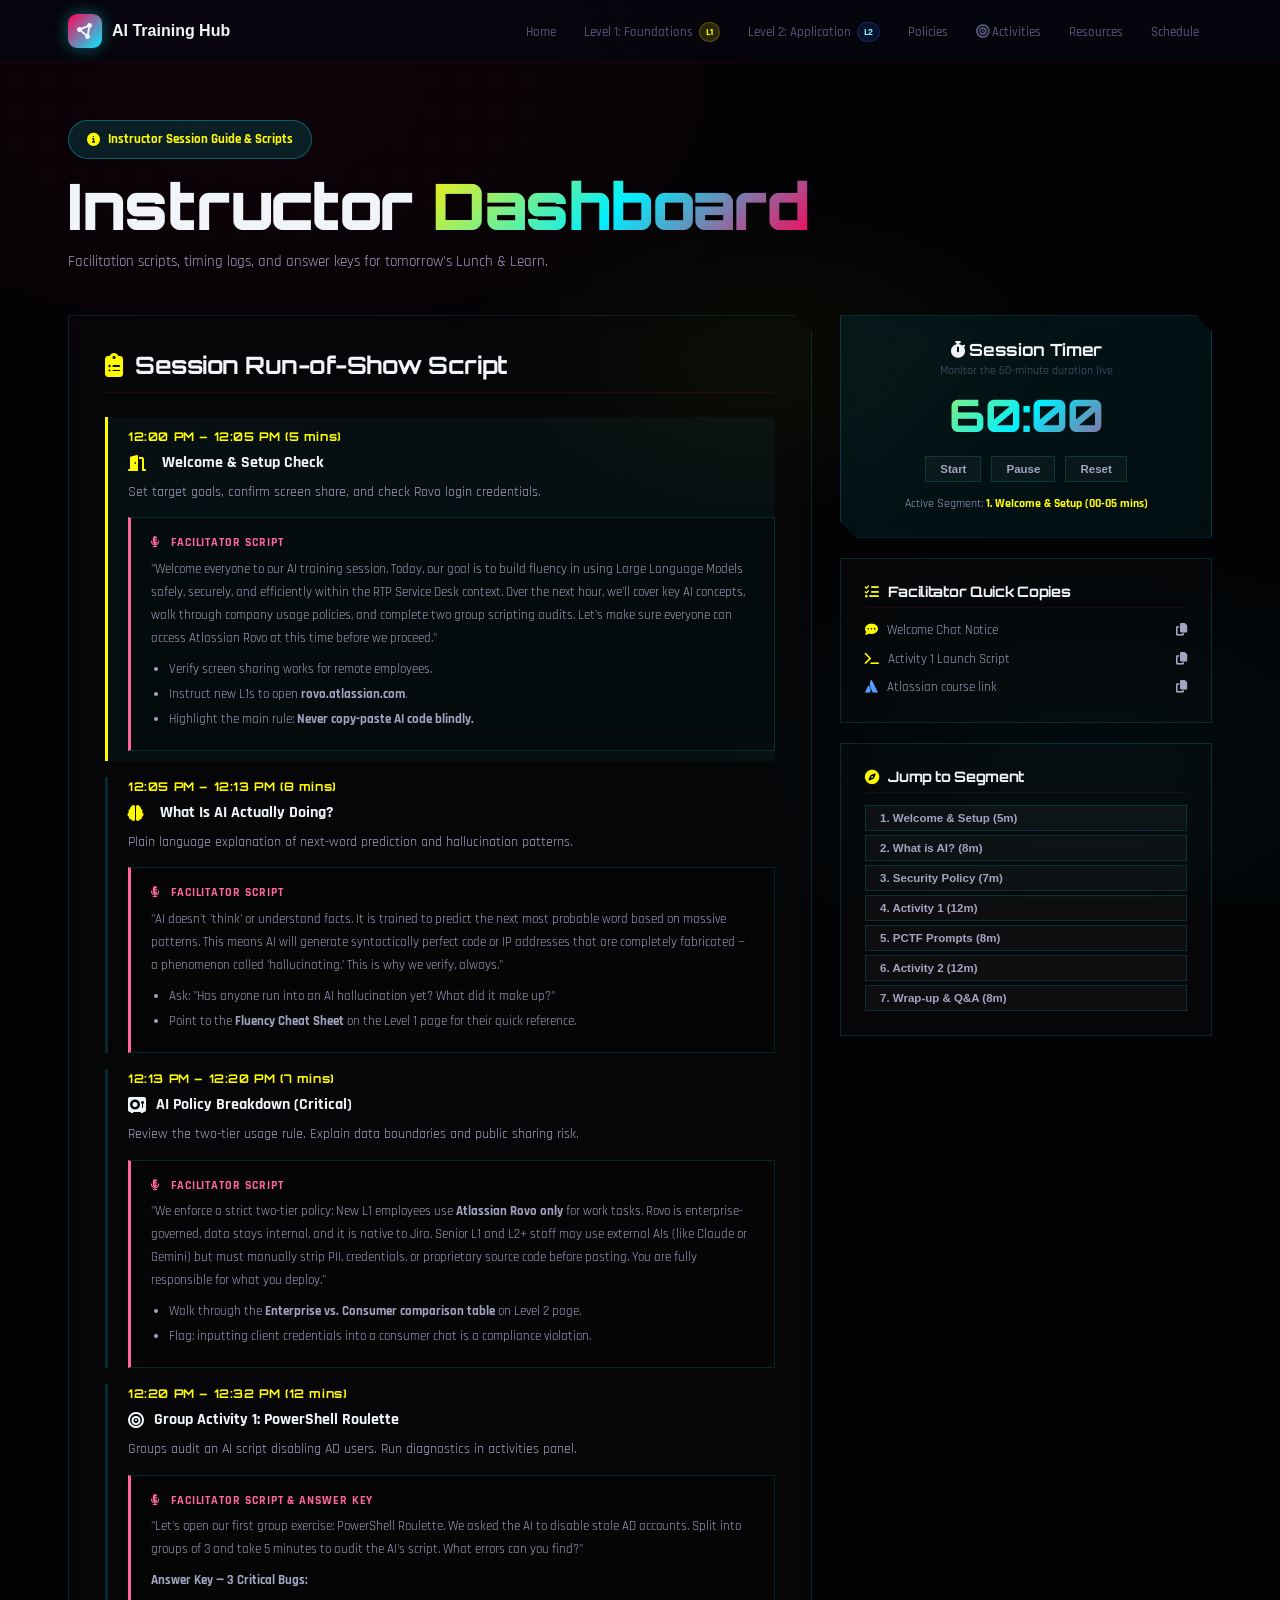
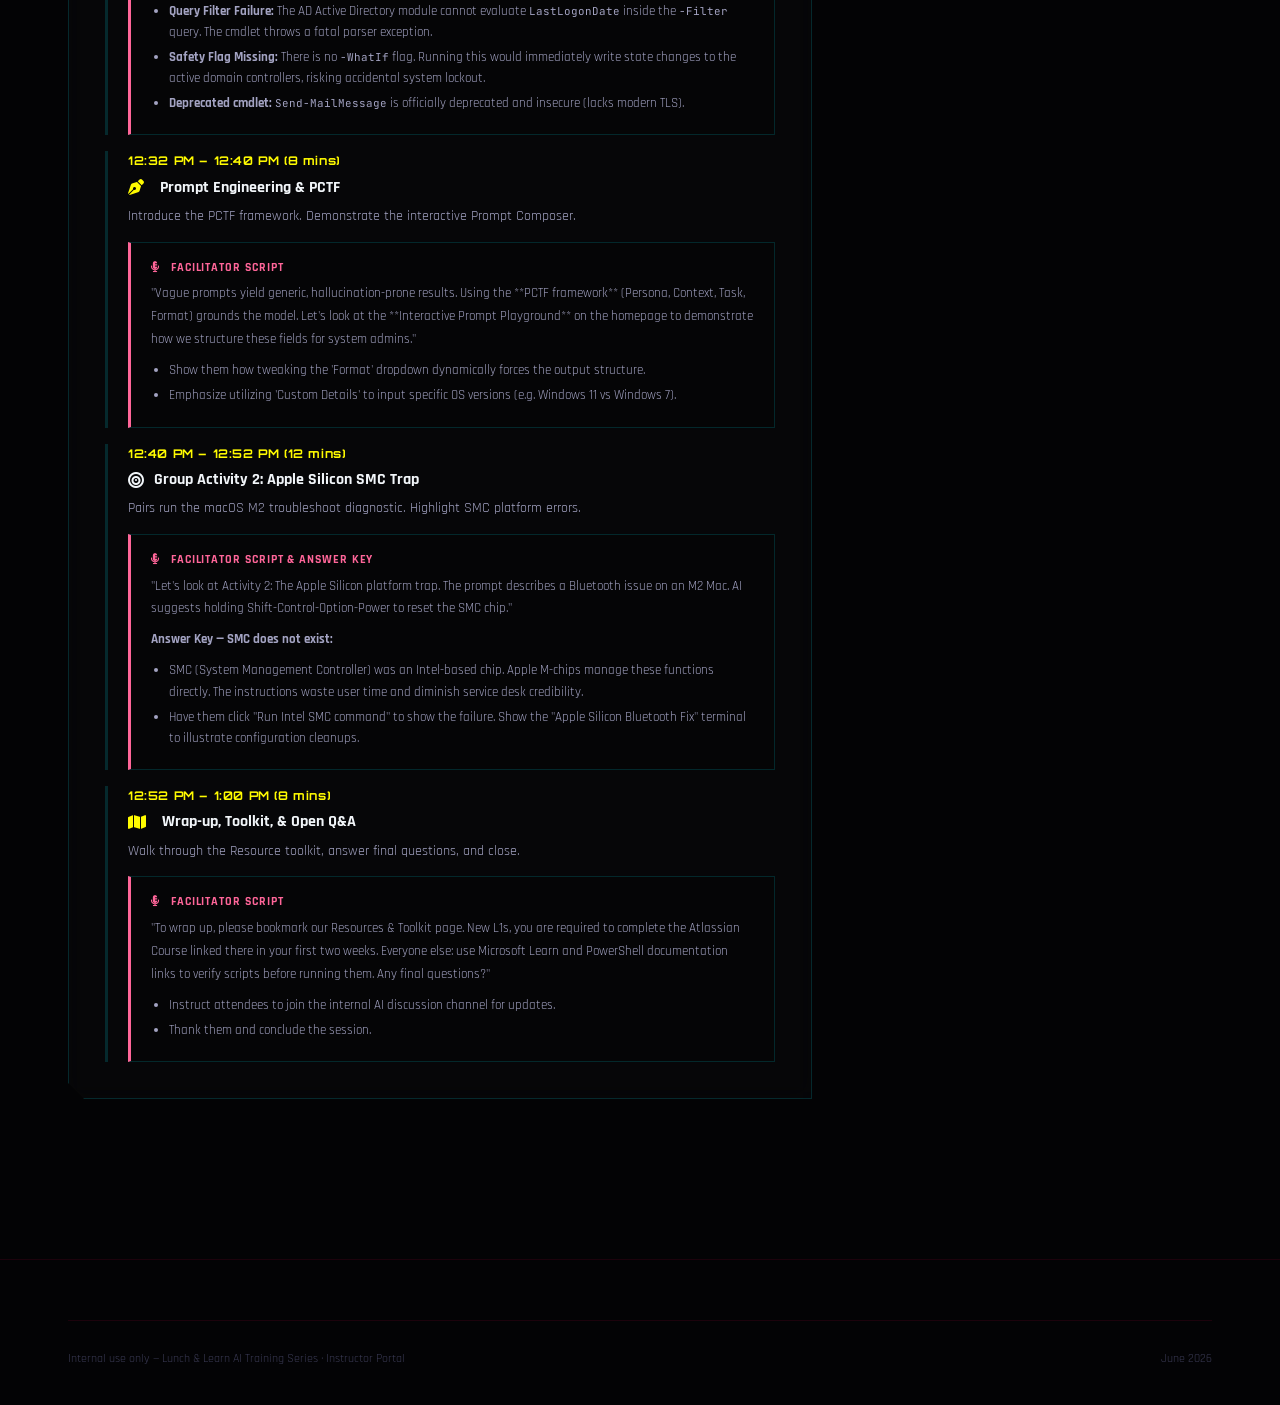
<file: instructor.html>
<!DOCTYPE html>
<html lang="en">
<head>
  <meta charset="UTF-8" />
  <meta name="viewport" content="width=device-width, initial-scale=1.0" />
  <title>Instructor Portal — AI Training Hub</title>
  <meta name="description" content="Secure portal containing the facilitation scripts, timing cues, and guides for the Lunch & Learn session." />
  <link rel="stylesheet" href="style.css" />
  <link rel="stylesheet" href="https://cdnjs.cloudflare.com/ajax/libs/font-awesome/6.4.0/css/all.min.css" />
  <style>
    /* Instructor page — direct access, no auth */
  </style>
</head>
<body>

  <!-- ── Navigation ─────────────────────────────────────────── -->
  <nav class="navbar" id="navbar">
    <div class="nav-inner">
      <a href="index.html" class="nav-logo">
        <div class="nav-logo-icon"><i class="fa-solid fa-circle-nodes"></i></div>
        <span>AI Training Hub</span>
      </a>
      <ul class="nav-links" id="navLinks">
        <li><a href="index.html">Home</a></li>
        <li><a href="level1.html">Level 1: Foundations <span class="nav-badge">L1</span></a></li>
        <li><a href="level2.html">Level 2: Application <span class="nav-badge" style="background:rgba(37,99,235,0.15);border-color:rgba(37,99,235,0.3);color:var(--secondary-light)">L2</span></a></li>
        <li><a href="policies.html">Policies</a></li>
        <li><a href="activities.html"><i class="fa-solid fa-bullseye"></i> Activities</a></li>
        <li><a href="resources.html">Resources</a></li>
        <li><a href="schedule.html">Schedule</a></li>
      </ul>
      <button class="nav-toggle" id="navToggle" aria-label="Toggle menu" aria-expanded="false">
        <span></span><span></span><span></span>
      </button>
    </div>
  </nav>

  <!-- ── MAIN CONTENT ───────────────────────────────────────── -->
  <main style="min-height: 80vh;">

    <!-- INSTRUCTOR DASHBOARD — direct access, URL-hidden -->
    <div id="instructorDashboard" style="padding-top:120px; padding-bottom:80px;">
      <div class="container">
        
        <div style="display:flex; justify-content:space-between; align-items:flex-start; flex-wrap:wrap; gap:16px; margin-bottom:32px;">
          <div>
            <div class="level-badge" style="background:rgba(0,240,255,0.12); border:1px solid rgba(0,240,255,0.3); color:var(--primary-light); margin-bottom:10px;">
              <i class="fa-solid fa-circle-info"></i> Instructor Session Guide &amp; Scripts
            </div>
            <h1 style="margin:0;">Instructor <span class="gradient-text">Dashboard</span></h1>
            <p style="margin:6px 0 0; font-size:0.95rem;">Facilitation scripts, timing logs, and answer keys for tomorrow's Lunch &amp; Learn.</p>
          </div>

        </div>

        <div class="inst-grid">
          
          <!-- Facilitation Timeline (Left) -->
          <div class="inst-panel">
            <h3 style="border-bottom:1px solid var(--border-subtle); padding-bottom:12px; margin-bottom:24px;"><i class="fa-solid fa-clipboard-list" style="color:var(--primary-light); margin-right:6px;"></i> Session Run-of-Show Script</h3>
            
            <div class="inst-agenda-list">
              
              <!-- Segment 1 -->
              <div class="inst-agenda-item active" id="seg1">
                <div class="inst-agenda-time">12:00 PM – 12:05 PM (5 mins)</div>
                <div class="inst-agenda-title">
                  <i class="fa-solid fa-door-open" style="color:var(--primary-light); margin-right:6px;"></i> Welcome &amp; Setup Check
                </div>
                <div class="inst-agenda-desc">Set target goals, confirm screen share, and check Rovo login credentials.</div>
                <div class="inst-notes-box">
                  <div class="inst-notes-title"><i class="fa-solid fa-microphone-lines" style="margin-right:6px;"></i> Facilitator Script</div>
                  <div class="inst-notes-content">
                    <p>"Welcome everyone to our AI training session. Today, our goal is to build fluency in using Large Language Models safely, securely, and efficiently within the RTP Service Desk context. Over the next hour, we'll cover key AI concepts, walk through company usage policies, and complete two group scripting audits. Let's make sure everyone can access Atlassian Rovo at this time before we proceed."</p>
                    <ul>
                      <li>Verify screen sharing works for remote employees.</li>
                      <li>Instruct new L1s to open <strong>rovo.atlassian.com</strong>.</li>
                      <li>Highlight the main rule: <strong>Never copy-paste AI code blindly.</strong></li>
                    </ul>
                  </div>
                </div>
              </div>

              <!-- Segment 2 -->
              <div class="inst-agenda-item" id="seg2">
                <div class="inst-agenda-time">12:05 PM – 12:13 PM (8 mins)</div>
                <div class="inst-agenda-title">
                  <i class="fa-solid fa-brain" style="color:var(--primary-light); margin-right:6px;"></i> What Is AI Actually Doing?
                </div>
                <div class="inst-agenda-desc">Plain language explanation of next-word prediction and hallucination patterns.</div>
                <div class="inst-notes-box">
                  <div class="inst-notes-title"><i class="fa-solid fa-microphone-lines" style="margin-right:6px;"></i> Facilitator Script</div>
                  <div class="inst-notes-content">
                    <p>"AI doesn't 'think' or understand facts. It is trained to predict the next most probable word based on massive patterns. This means AI will generate syntactically perfect code or IP addresses that are completely fabricated — a phenomenon called 'hallucinating.' This is why we verify, always."</p>
                    <ul>
                      <li>Ask: "Has anyone run into an AI hallucination yet? What did it make up?"</li>
                      <li>Point to the <strong>Fluency Cheat Sheet</strong> on the Level 1 page for their quick reference.</li>
                    </ul>
                  </div>
                </div>
              </div>

              <!-- Segment 3 -->
              <div class="inst-agenda-item" id="seg3">
                <div class="inst-agenda-time">12:13 PM – 12:20 PM (7 mins)</div>
                <div class="inst-agenda-title">
                  <i class="fa-solid fa-vault"></i> AI Policy Breakdown (Critical)
                </div>
                <div class="inst-agenda-desc">Review the two-tier usage rule. Explain data boundaries and public sharing risk.</div>
                <div class="inst-notes-box">
                  <div class="inst-notes-title"><i class="fa-solid fa-microphone-lines" style="margin-right:6px;"></i> Facilitator Script</div>
                  <div class="inst-notes-content">
                    <p>"We enforce a strict two-tier policy: New L1 employees use <strong>Atlassian Rovo only</strong> for work tasks. Rovo is enterprise-governed, data stays internal, and it is native to Jira. Senior L1 and L2+ staff may use external AIs (like Claude or Gemini) but must manually strip PII, credentials, or proprietary source code before pasting. You are fully responsible for what you deploy."</p>
                    <ul>
                      <li>Walk through the <strong>Enterprise vs. Consumer comparison table</strong> on Level 2 page.</li>
                      <li>Flag: inputting client credentials into a consumer chat is a compliance violation.</li>
                    </ul>
                  </div>
                </div>
              </div>

              <!-- Segment 4 -->
              <div class="inst-agenda-item" id="seg4">
                <div class="inst-agenda-time">12:20 PM – 12:32 PM (12 mins)</div>
                <div class="inst-agenda-title">
                  <i class="fa-solid fa-bullseye"></i> Group Activity 1: PowerShell Roulette
                </div>
                <div class="inst-agenda-desc">Groups audit an AI script disabling AD users. Run diagnostics in activities panel.</div>
                <div class="inst-notes-box">
                  <div class="inst-notes-title"><i class="fa-solid fa-microphone-lines" style="margin-right:6px;"></i> Facilitator Script &amp; Answer Key</div>
                  <div class="inst-notes-content">
                    <p>"Let's open our first group exercise: PowerShell Roulette. We asked the AI to disable stale AD accounts. Split into groups of 3 and take 5 minutes to audit the AI's script. What errors can you find?"</p>
                    <p><strong>Answer Key — 3 Critical Bugs:</strong></p>
                    <ul>
                      <li><strong>Query Filter Failure:</strong> The AD Active Directory module cannot evaluate <code>LastLogonDate</code> inside the <code>-Filter</code> query. The cmdlet throws a fatal parser exception.</li>
                      <li><strong>Safety Flag Missing:</strong> There is no <code>-WhatIf</code> flag. Running this would immediately write state changes to the active domain controllers, risking accidental system lockout.</li>
                      <li><strong>Deprecated cmdlet:</strong> <code>Send-MailMessage</code> is officially deprecated and insecure (lacks modern TLS).</li>
                    </ul>
                  </div>
                </div>
              </div>

              <!-- Segment 5 -->
              <div class="inst-agenda-item" id="seg5">
                <div class="inst-agenda-time">12:32 PM – 12:40 PM (8 mins)</div>
                <div class="inst-agenda-title">
                  <i class="fa-solid fa-pen-nib" style="color:var(--primary-light); margin-right:6px;"></i> Prompt Engineering &amp; PCTF
                </div>
                <div class="inst-agenda-desc">Introduce the PCTF framework. Demonstrate the interactive Prompt Composer.</div>
                <div class="inst-notes-box">
                  <div class="inst-notes-title"><i class="fa-solid fa-microphone-lines" style="margin-right:6px;"></i> Facilitator Script</div>
                  <div class="inst-notes-content">
                    <p>"Vague prompts yield generic, hallucination-prone results. Using the **PCTF framework** (Persona, Context, Task, Format) grounds the model. Let's look at the **Interactive Prompt Playground** on the homepage to demonstrate how we structure these fields for system admins."</p>
                    <ul>
                      <li>Show them how tweaking the 'Format' dropdown dynamically forces the output structure.</li>
                      <li>Emphasize utilizing 'Custom Details' to input specific OS versions (e.g. Windows 11 vs Windows 7).</li>
                    </ul>
                  </div>
                </div>
              </div>

              <!-- Segment 6 -->
              <div class="inst-agenda-item" id="seg6">
                <div class="inst-agenda-time">12:40 PM – 12:52 PM (12 mins)</div>
                <div class="inst-agenda-title">
                  <i class="fa-solid fa-bullseye"></i> Group Activity 2: Apple Silicon SMC Trap
                </div>
                <div class="inst-agenda-desc">Pairs run the macOS M2 troubleshoot diagnostic. Highlight SMC platform errors.</div>
                <div class="inst-notes-box">
                  <div class="inst-notes-title"><i class="fa-solid fa-microphone-lines" style="margin-right:6px;"></i> Facilitator Script &amp; Answer Key</div>
                  <div class="inst-notes-content">
                    <p>"Let's look at Activity 2: The Apple Silicon platform trap. The prompt describes a Bluetooth issue on an M2 Mac. AI suggests holding Shift-Control-Option-Power to reset the SMC chip."</p>
                    <p><strong>Answer Key — SMC does not exist:</strong></p>
                    <ul>
                      <li>SMC (System Management Controller) was an Intel-based chip. Apple M-chips manage these functions directly. The instructions waste user time and diminish service desk credibility.</li>
                      <li>Have them click "Run Intel SMC command" to show the failure. Show the "Apple Silicon Bluetooth Fix" terminal to illustrate configuration cleanups.</li>
                    </ul>
                  </div>
                </div>
              </div>

              <!-- Segment 7 -->
              <div class="inst-agenda-item" id="seg7">
                <div class="inst-agenda-time">12:52 PM – 1:00 PM (8 mins)</div>
                <div class="inst-agenda-title">
                  <i class="fa-solid fa-map" style="color:var(--primary-light); margin-right:6px;"></i> Wrap-up, Toolkit, &amp; Open Q&amp;A
                </div>
                <div class="inst-agenda-desc">Walk through the Resource toolkit, answer final questions, and close.</div>
                <div class="inst-notes-box">
                  <div class="inst-notes-title"><i class="fa-solid fa-microphone-lines" style="margin-right:6px;"></i> Facilitator Script</div>
                  <div class="inst-notes-content">
                    <p>"To wrap up, please bookmark our Resources &amp; Toolkit page. New L1s, you are required to complete the Atlassian Course linked there in your first two weeks. Everyone else: use Microsoft Learn and PowerShell documentation links to verify scripts before running them. Any final questions?"</p>
                    <ul>
                      <li>Instruct attendees to join the internal AI discussion channel for updates.</li>
                      <li>Thank them and conclude the session.</li>
                    </ul>
                  </div>
                </div>
              </div>

            </div>
          </div>

          <!-- Controls panel (Right) -->
          <div>
            
            <!-- Timing stopwatch widget -->
            <div class="timer-widget">
              <h4 style="margin:0;"><i class="fa-solid fa-stopwatch"></i> Session Timer</h4>
              <p style="font-size:0.75rem; color:var(--text-muted); margin-bottom:10px;">Monitor the 60-minute duration live</p>
              <div class="timer-display" id="timerDisplay">60:00</div>
              <div class="timer-controls">
                <button class="timer-btn" id="btnStart">Start</button>
                <button class="timer-btn" id="btnPause">Pause</button>
                <button class="timer-btn" id="btnReset">Reset</button>
              </div>
              <div style="font-size:0.75rem; color:var(--text-secondary); line-height:1.4;">
                Active Segment: <strong id="activeSegment" style="color:var(--primary-light);">1. Welcome (00-05)</strong>
              </div>
            </div>

            <!-- Quick Copy Scripts -->
            <div class="inst-quick-links">
              <h4><i class="fa-solid fa-list-check" style="color:var(--primary-light); margin-right:6px;"></i> Facilitator Quick Copies</h4>
              <ul>
                <li>
                  <a href="#" class="copy-script-btn" data-script="Welcome team! Please confirm you have rovo.atlassian.com open and ready to follow along today.">
                    <span><i class="fa-solid fa-comment-dots" style="color:var(--primary-light); margin-right:6px;"></i> Welcome Chat Notice</span>
                    <span><i class="fa-solid fa-copy"></i></span>
                  </a>
                </li>
                <li>
                  <a href="#" class="copy-script-btn" data-script="Group Activity 1: Open activities.html and audit the PowerShell AD script in Activity 1. Find all 3 critical errors. You have 5 minutes.">
                    <span><i class="fa-solid fa-terminal" style="color:var(--primary-light); margin-right:6px;"></i> Activity 1 Launch Script</span>
                    <span><i class="fa-solid fa-copy"></i></span>
                  </a>
                </li>
                <li>
                  <a href="#" class="copy-script-btn" data-script="Here is the Atlassian Course link for L1 completion: https://community.atlassian.com/learning/team-training/course:15697742">
                    <span><i class="fa-brands fa-atlassian" style="color:var(--atlassian-light); margin-right:6px;"></i> Atlassian course link</span>
                    <span><i class="fa-solid fa-copy"></i></span>
                  </a>
                </li>
              </ul>
            </div>

            <!-- Segment Selector -->
            <div class="inst-quick-links" style="margin-top:20px;">
              <h4><i class="fa-solid fa-compass" style="color:var(--primary-light); margin-right:6px;"></i> Jump to Segment</h4>
              <ul style="gap:4px;">
                <li><button class="timer-btn" style="width:100%; text-align:left;" onclick="setSegment(1)">1. Welcome &amp; Setup (5m)</button></li>
                <li><button class="timer-btn" style="width:100%; text-align:left;" onclick="setSegment(2)">2. What is AI? (8m)</button></li>
                <li><button class="timer-btn" style="width:100%; text-align:left;" onclick="setSegment(3)">3. Security Policy (7m)</button></li>
                <li><button class="timer-btn" style="width:100%; text-align:left;" onclick="setSegment(4)">4. Activity 1 (12m)</button></li>
                <li><button class="timer-btn" style="width:100%; text-align:left;" onclick="setSegment(5)">5. PCTF Prompts (8m)</button></li>
                <li><button class="timer-btn" style="width:100%; text-align:left;" onclick="setSegment(6)">6. Activity 2 (12m)</button></li>
                <li><button class="timer-btn" style="width:100%; text-align:left;" onclick="setSegment(7)">7. Wrap-up &amp; Q&amp;A (8m)</button></li>
              </ul>
            </div>

          </div>

        </div>

      </div>
    </div>

  </main>

  <!-- ── Footer ─────────────────────────────────────────────── -->
  <footer class="footer">
    <div class="container">
      <div class="footer-bottom">
        <span>Internal use only — Lunch &amp; Learn AI Training Series &middot; Instructor Portal</span>
        <span>June 2026</span>
      </div>
    </div>
  </footer>

  <!-- ── SCRIPTS ────────────────────────────────────────────── -->
  <script src="app.js"></script>
  <script>
    // ── Timer & Stopwatch Logic ─────────────────────────────
    let timerInterval;
    let timeRemaining = 60 * 60; // 60 minutes in seconds
    let isRunning = false;

    const timerDisplay = document.getElementById('timerDisplay');
    const btnStart = document.getElementById('btnStart');
    const btnPause = document.getElementById('btnPause');
    const btnReset = document.getElementById('btnReset');
    const activeSegmentLabel = document.getElementById('activeSegment');

    function updateTimerUI() {
      const minutes = Math.floor(timeRemaining / 60);
      const seconds = timeRemaining % 60;
      timerDisplay.textContent = `${minutes.toString().padStart(2, '0')}:${seconds.toString().padStart(2, '0')}`;
      
      // Auto highlight active segment based on time elapsed
      const timeElapsed = (60 * 60) - timeRemaining;
      const minsElapsed = timeElapsed / 60;

      if (minsElapsed < 5) {
        setSegmentHighlight(1, "1. Welcome & Setup (00-05 mins)");
      } else if (minsElapsed < 13) {
        setSegmentHighlight(2, "2. What is AI? (05-13 mins)");
      } else if (minsElapsed < 20) {
        setSegmentHighlight(3, "3. Security Policy (13-20 mins)");
      } else if (minsElapsed < 32) {
        setSegmentHighlight(4, "4. Activity 1: AD Script (20-32 mins)");
      } else if (minsElapsed < 40) {
        setSegmentHighlight(5, "5. PCTF Prompts (32-40 mins)");
      } else if (minsElapsed < 52) {
        setSegmentHighlight(6, "6. Activity 2: SMC Trap (40-52 mins)");
      } else {
        setSegmentHighlight(7, "7. Wrap-up & Q&A (52-60 mins)");
      }
    }

    function setSegmentHighlight(num, text) {
      activeSegmentLabel.textContent = text;
      
      // Update visual active classes
      document.querySelectorAll('.inst-agenda-item').forEach(item => {
        item.classList.remove('active');
      });
      const currentItem = document.getElementById(`seg${num}`);
      if (currentItem) {
        currentItem.classList.add('active');
        currentItem.scrollIntoView({ behavior: 'smooth', block: 'nearest' });
      }
    }

    function setSegment(num) {
      clearInterval(timerInterval);
      isRunning = false;
      btnStart.classList.remove('active');
      btnPause.classList.add('active');

      let targetTime = 60 * 60;
      switch(num) {
        case 1: targetTime = 60 * 60; break;
        case 2: targetTime = 55 * 60; break;
        case 3: targetTime = 47 * 60; break;
        case 4: targetTime = 40 * 60; break;
        case 5: targetTime = 28 * 60; break;
        case 6: targetTime = 20 * 60; break;
        case 7: targetTime = 8 * 60; break;
      }
      timeRemaining = targetTime;
      updateTimerUI();
    }

    function initializeTimer() {
      updateTimerUI();
    }

    btnStart.addEventListener('click', () => {
      if (!isRunning) {
        isRunning = true;
        btnStart.classList.add('active');
        btnPause.classList.remove('active');
        timerInterval = setInterval(() => {
          if (timeRemaining > 0) {
            timeRemaining--;
            updateTimerUI();
          } else {
            clearInterval(timerInterval);
            isRunning = false;
          }
        }, 1000);
      }
    });

    btnPause.addEventListener('click', () => {
      clearInterval(timerInterval);
      isRunning = false;
      btnStart.classList.remove('active');
      btnPause.classList.add('active');
    });

    btnReset.addEventListener('click', () => {
      clearInterval(timerInterval);
      isRunning = false;
      timeRemaining = 60 * 60;
      btnStart.classList.remove('active');
      btnPause.classList.remove('active');
      updateTimerUI();
    });

    // ── Quick Copy Buttons ──────────────────────────────────────
    document.querySelectorAll('.copy-script-btn').forEach(btn => {
      btn.addEventListener('click', (e) => {
        e.preventDefault();
        const textToCopy = btn.dataset.script;
        navigator.clipboard.writeText(textToCopy).then(() => {
          const originalText = btn.innerHTML;
          btn.innerHTML = '<span><i class="fa-solid fa-check" style="margin-right:6px;"></i> Copied to clipboard!</span>';
          setTimeout(() => {
            btn.innerHTML = originalText;
          }, 2000);
        });
      });
    });
    // Initialize timer on page load
    initializeTimer();
  </script>
</body>
</html>
</file>
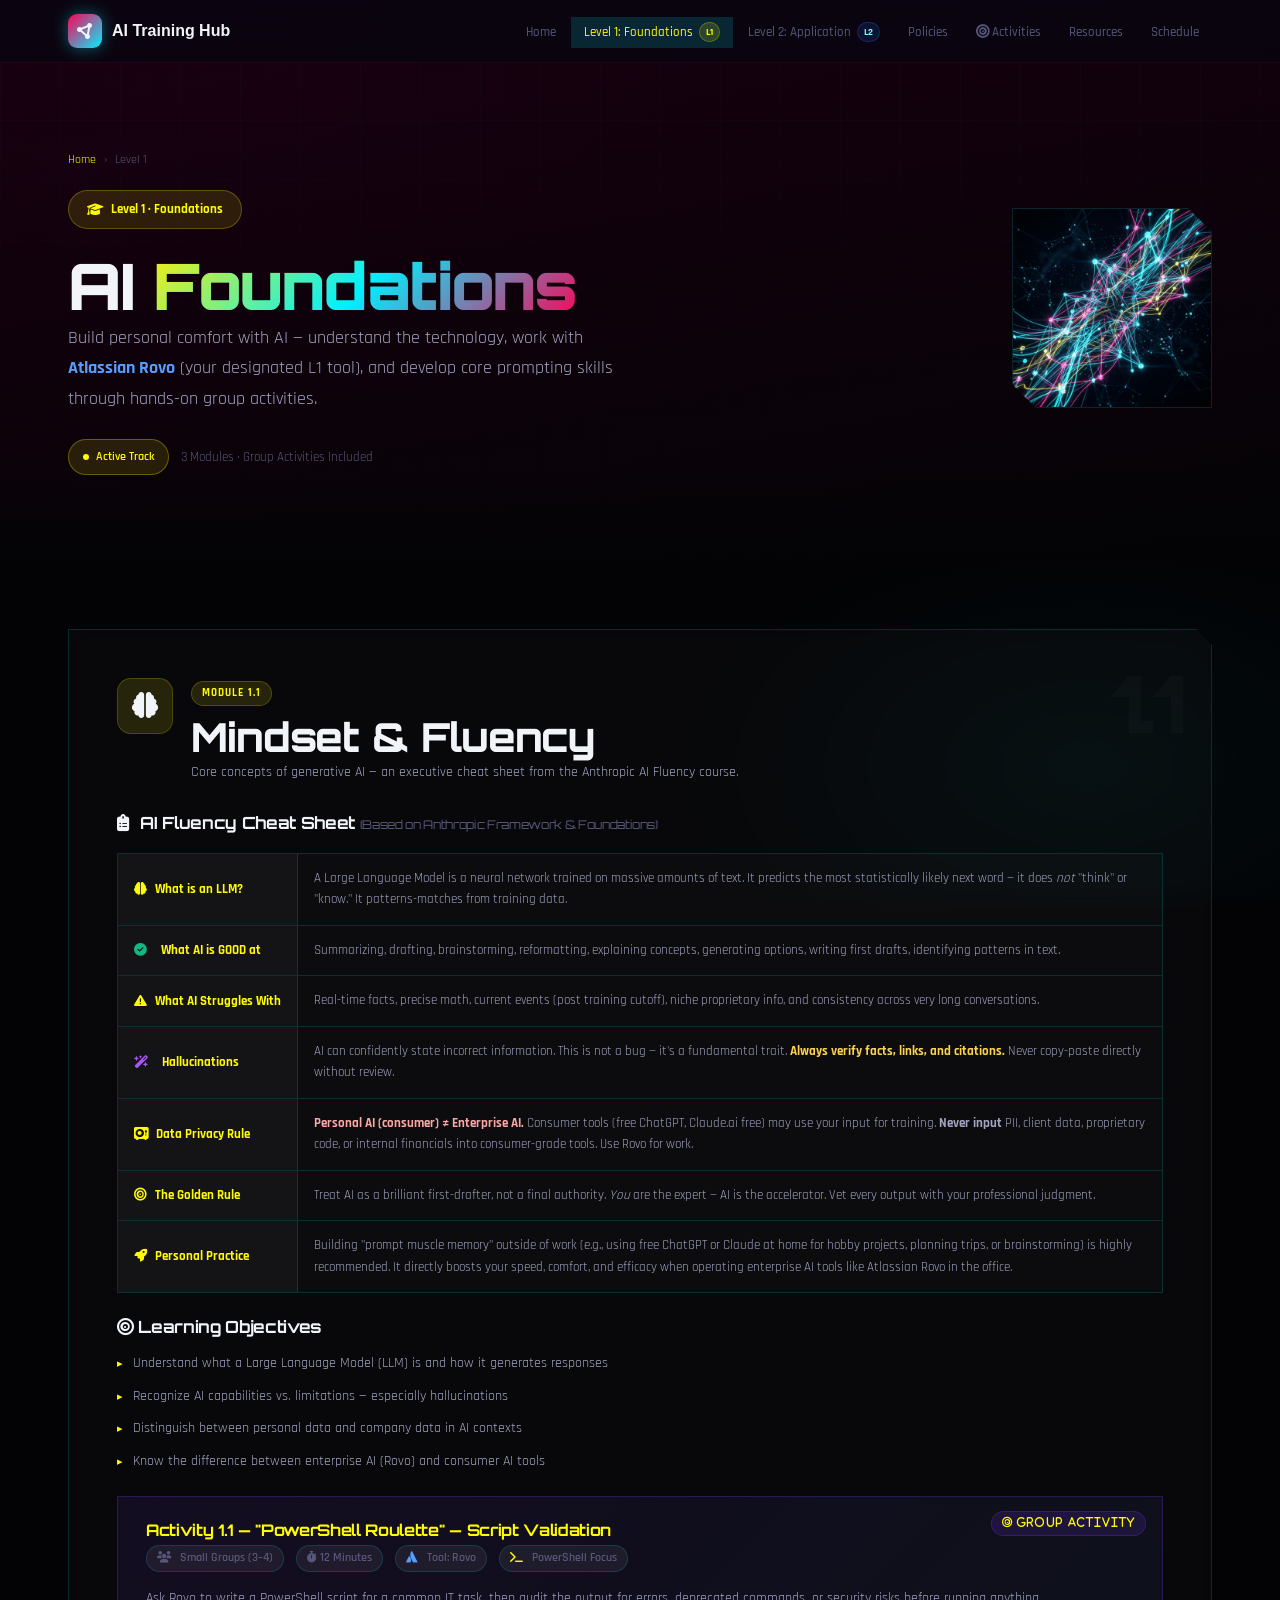
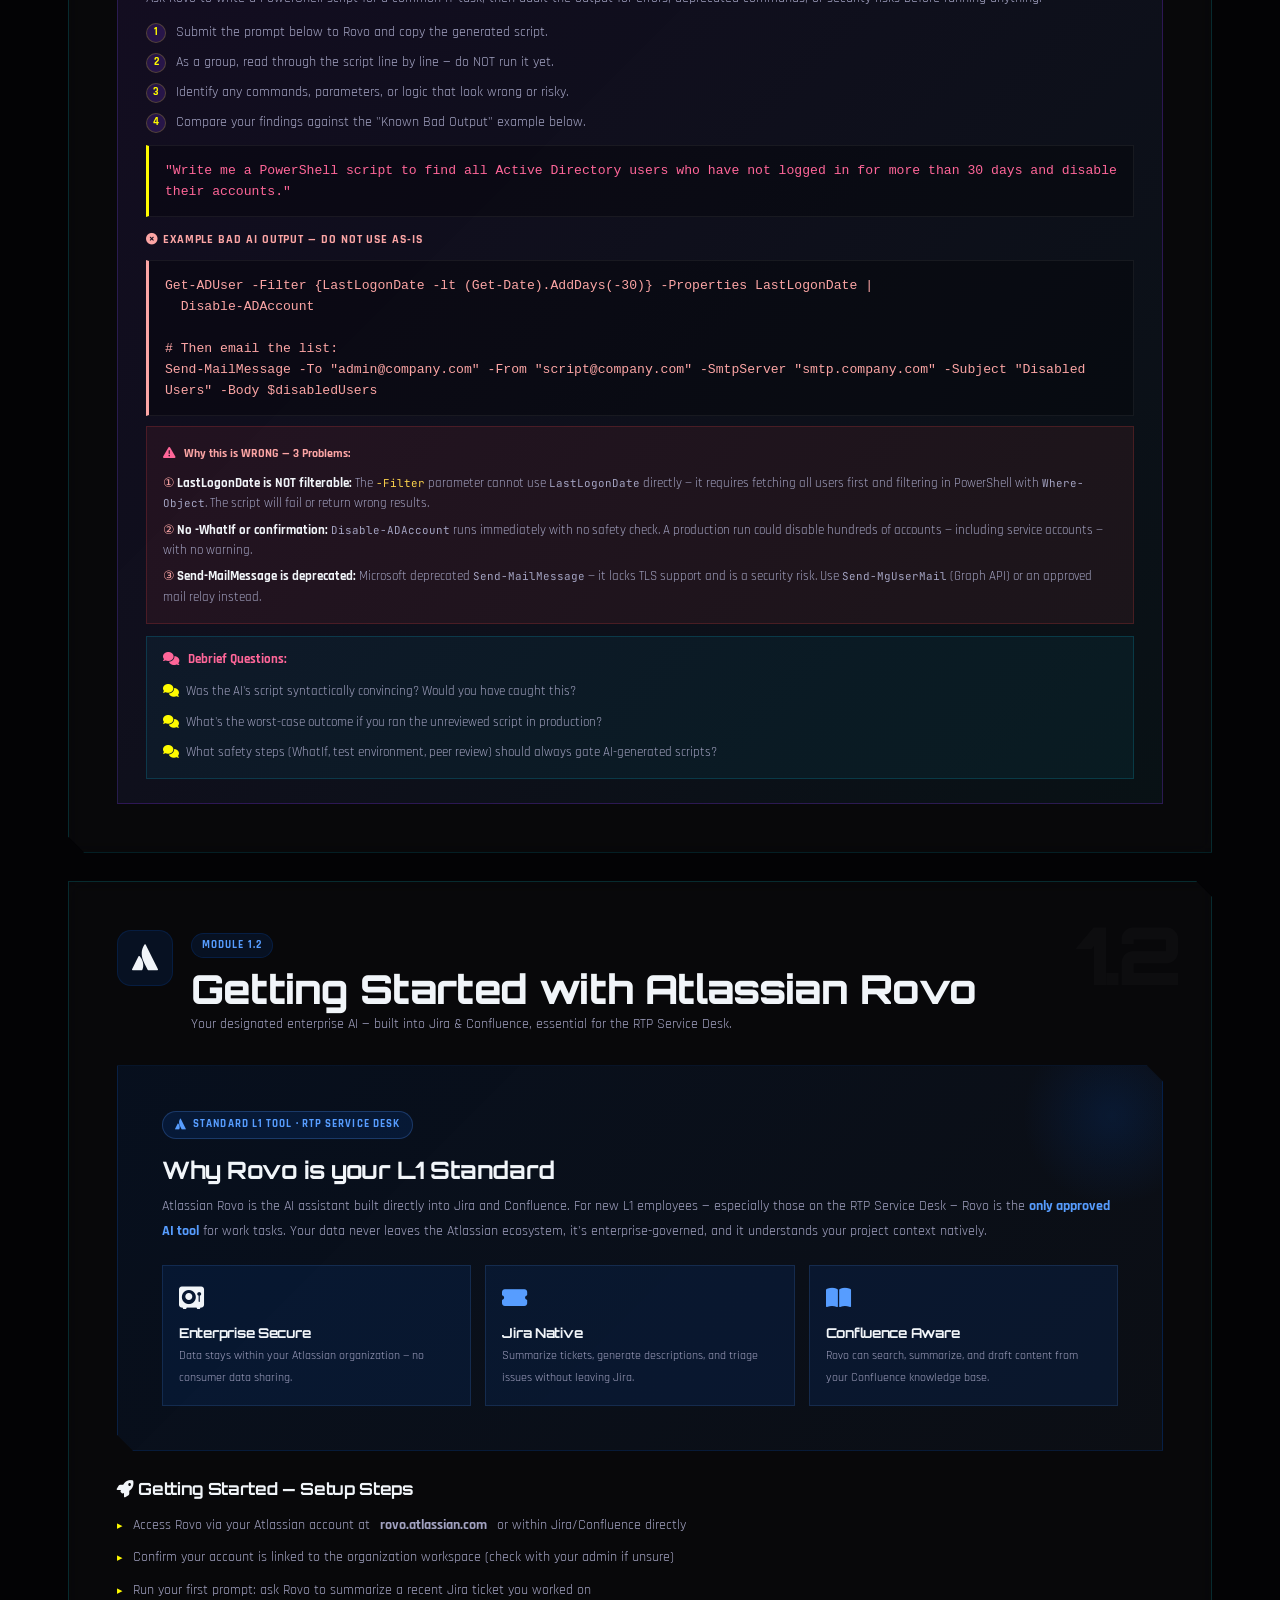
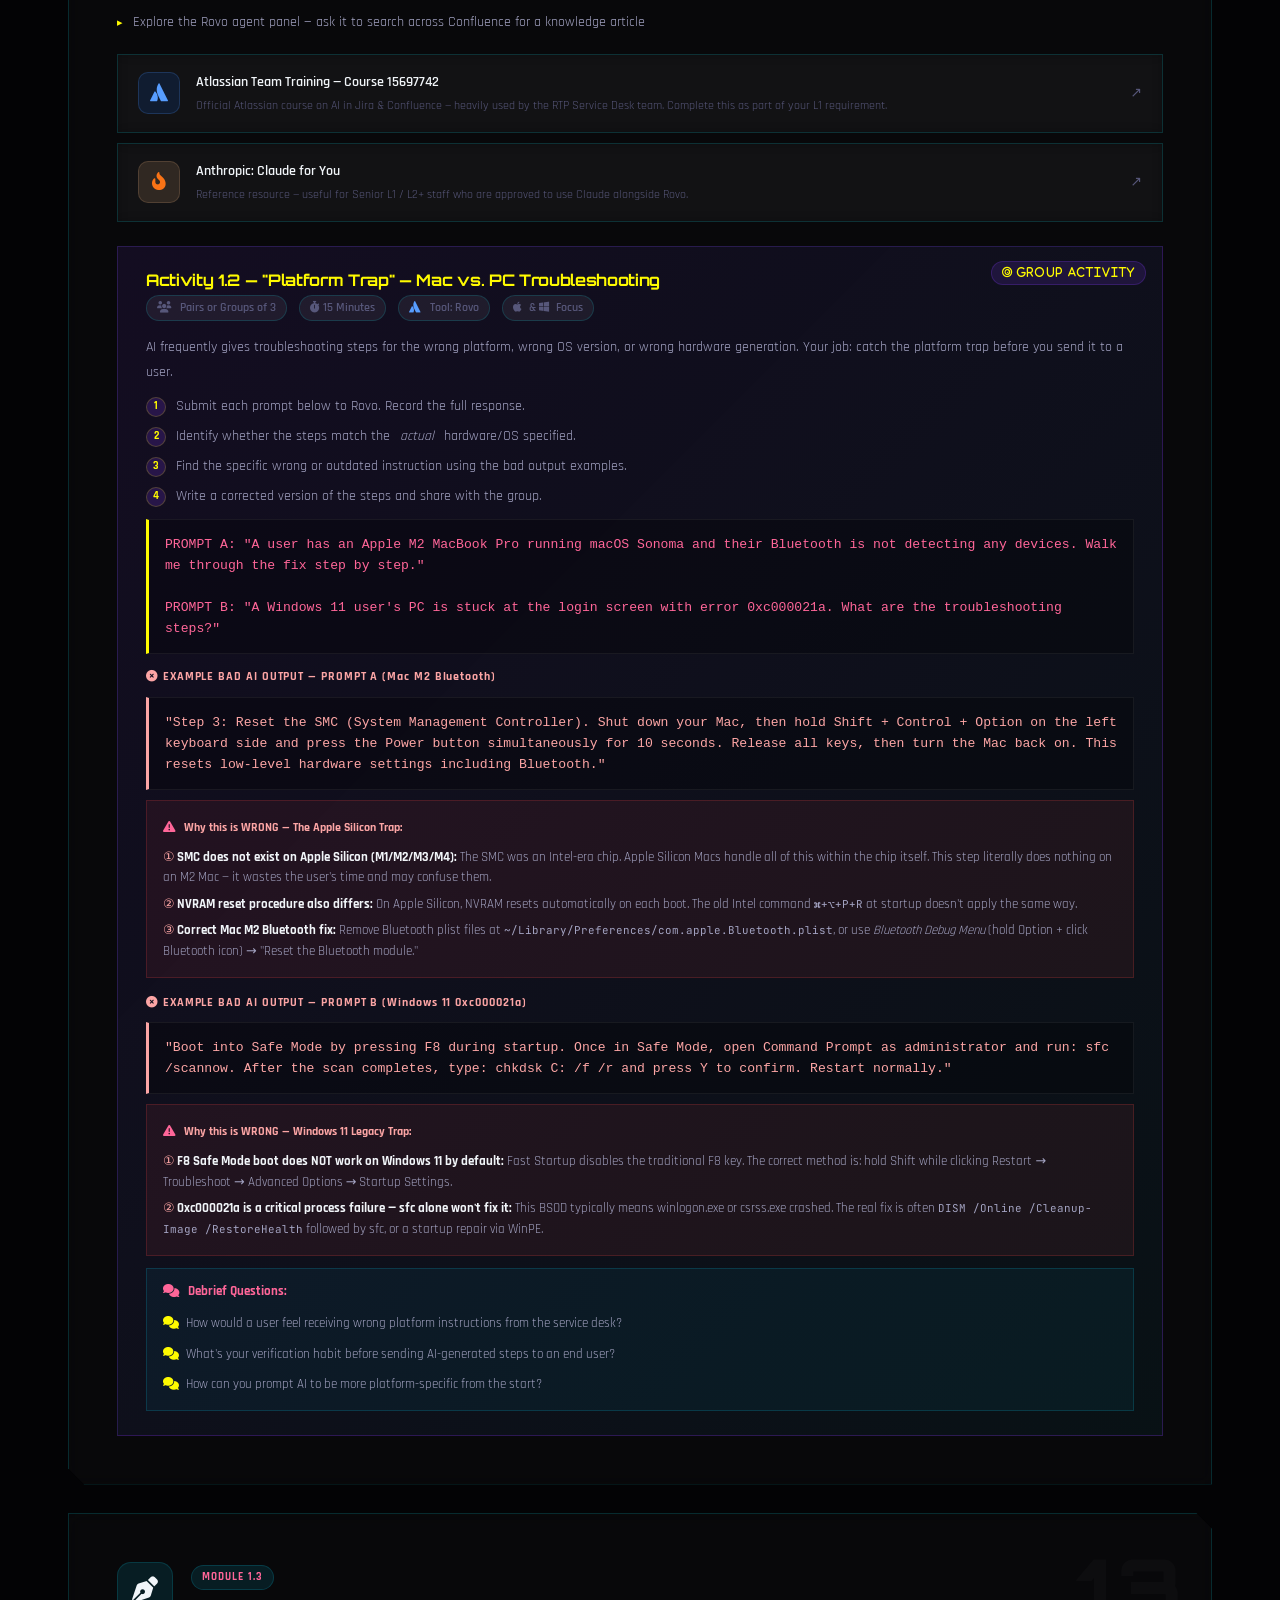
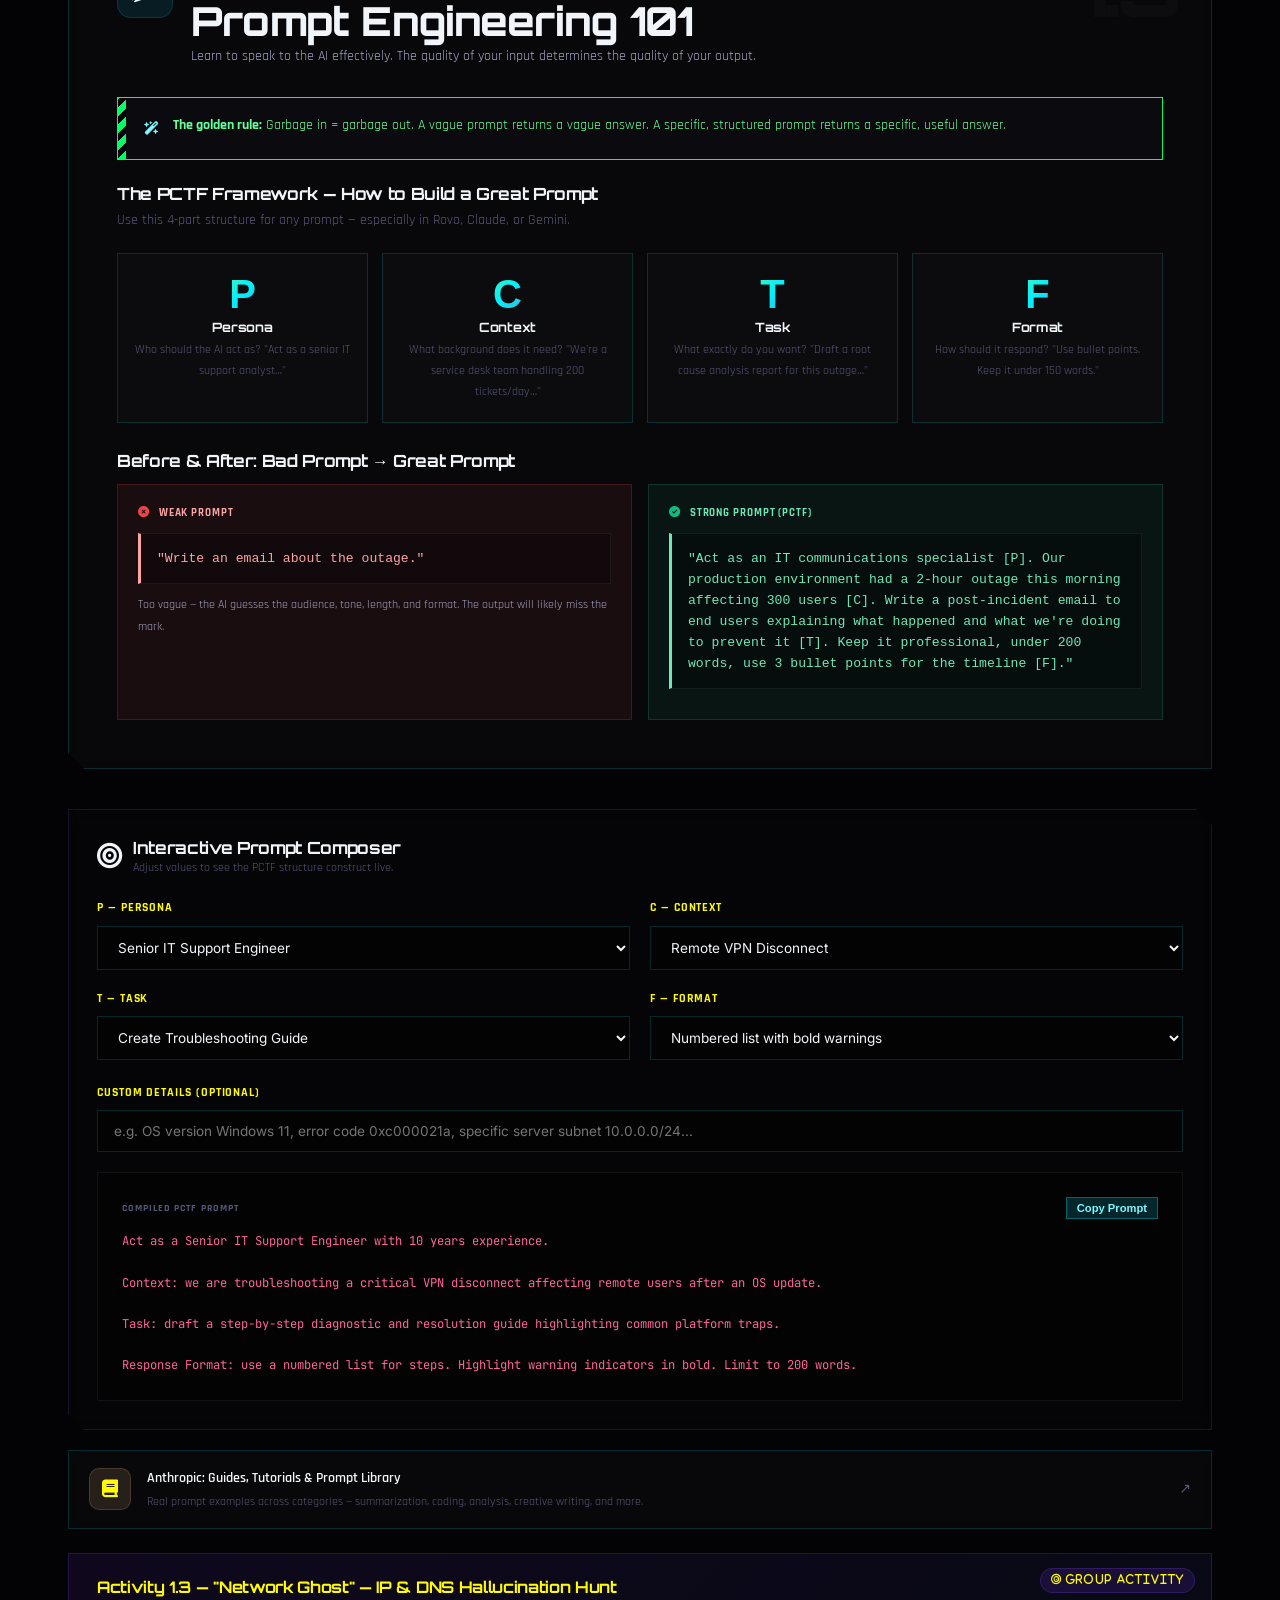
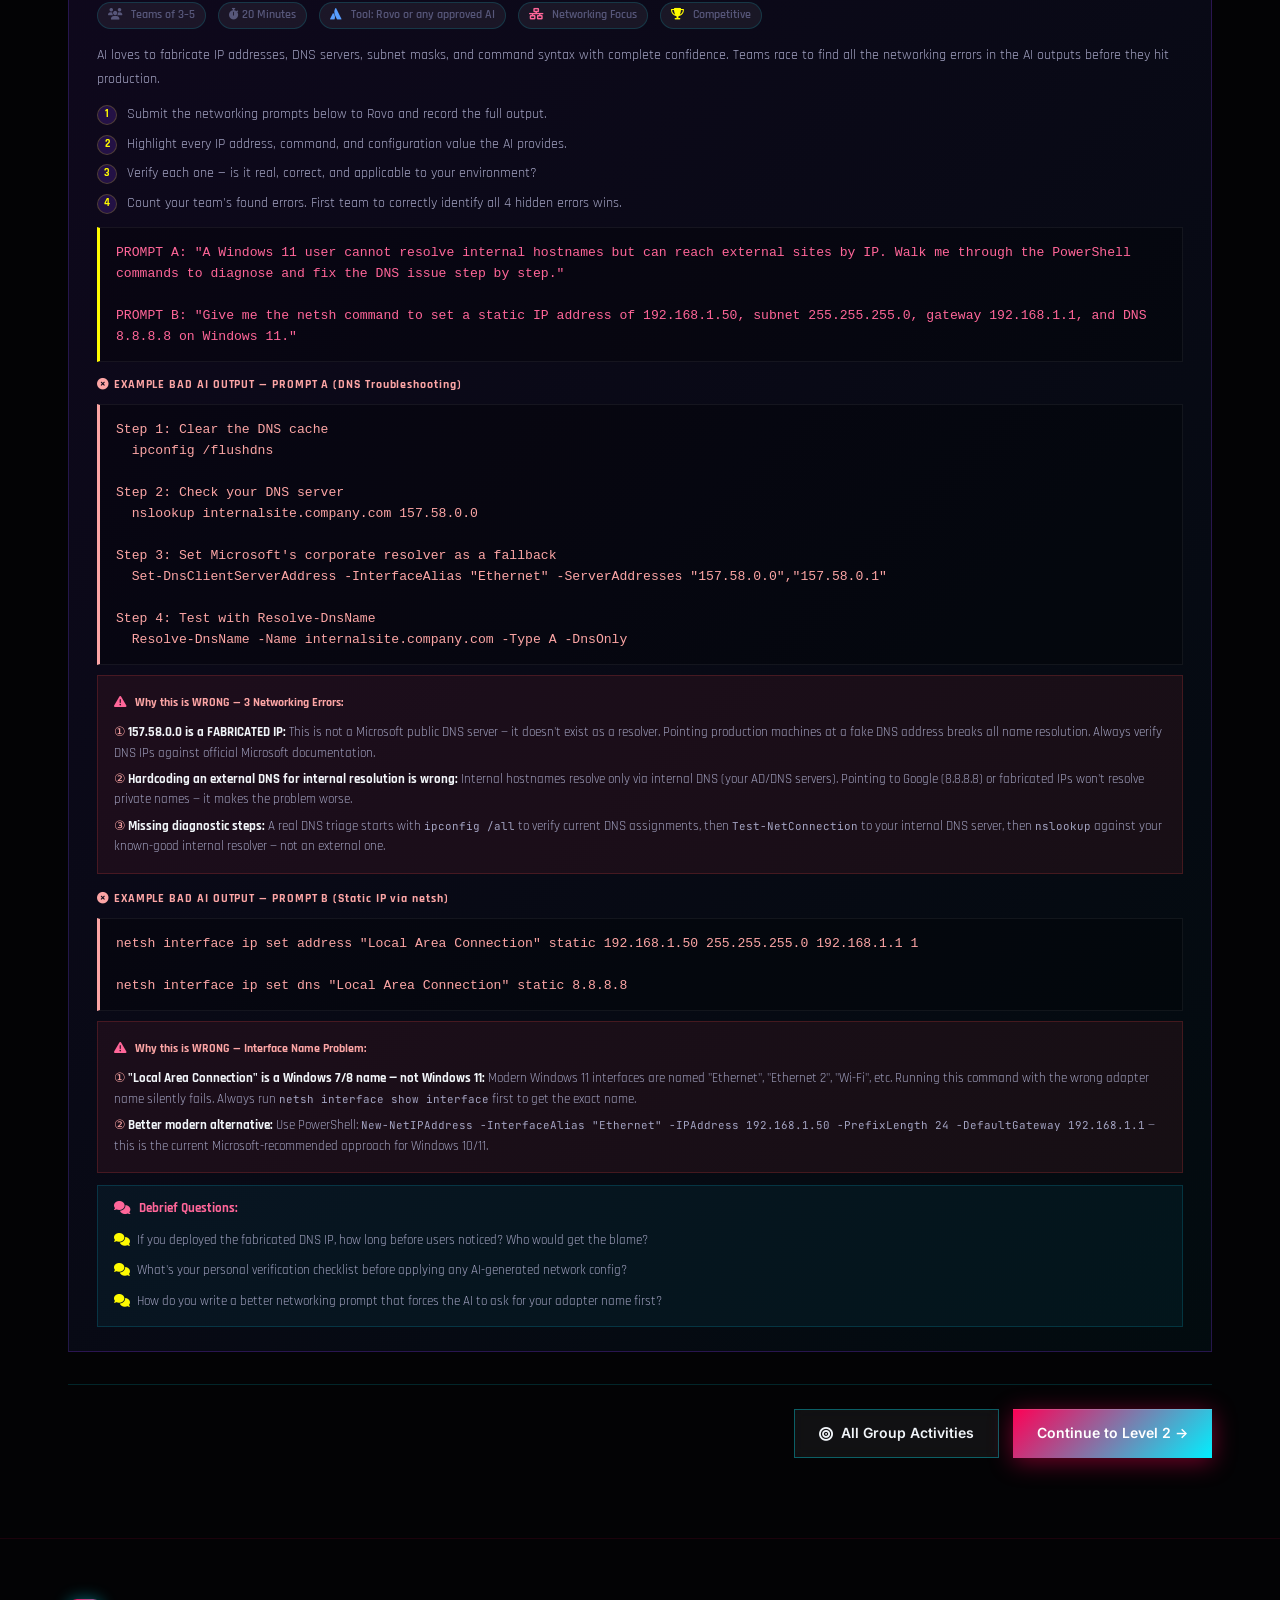
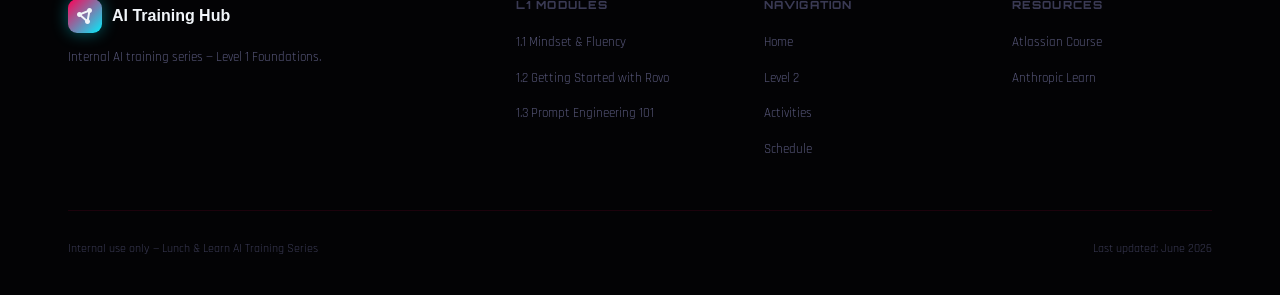
<file: level1.html>
<!DOCTYPE html>
<html lang="en">
<head>
  <meta charset="UTF-8" />
  <meta name="viewport" content="width=device-width, initial-scale=1.0" />
  <title>Level 1: Foundations — AI Training Hub</title>
  <meta name="description" content="Level 1 AI Foundations — mindset, getting started with Atlassian Rovo, prompt engineering 101, and hands-on group activities." />
  <link rel="stylesheet" href="style.css" />
  <link rel="stylesheet" href="https://cdnjs.cloudflare.com/ajax/libs/font-awesome/6.4.0/css/all.min.css" />
  <style>
    /* Activity Card */
    .activity-card {
      background: linear-gradient(135deg, rgba(124,58,237,0.1) 0%, rgba(6,182,212,0.05) 100%);
      border: 1px solid rgba(124,58,237,0.25);
      border-radius: var(--radius-lg);
      padding: 24px 28px;
      margin-top: 24px;
      position: relative;
      overflow: hidden;
    }
    .activity-card::before {
      font-family: 'Font Awesome 6 Free'; font-weight: 900;
      content: '\f140  GROUP ACTIVITY';
      position: absolute;
      top: 14px; right: 16px;
      font-size: 0.65rem;
      font-weight: 800;
      letter-spacing: 0.1em;
      color: var(--primary-light);
      background: rgba(124,58,237,0.15);
      padding: 3px 10px;
      border-radius: 999px;
      border: 1px solid rgba(124,58,237,0.25);
    }
    .activity-card h4 { color: var(--primary-light); margin-bottom: 6px; font-size: 1rem; }
    .activity-card .activity-meta {
      display: flex; gap: 12px; flex-wrap: wrap;
      margin-bottom: 14px; margin-top: 4px;
    }
    .activity-card .activity-meta span {
      font-size: 0.72rem; font-weight: 600;
      padding: 3px 10px; border-radius: 999px;
      background: rgba(255,255,255,0.06);
      color: var(--text-muted);
    }
    .activity-card p { font-size: 0.875rem; }
    .activity-steps { list-style: none; margin: 12px 0; display: flex; flex-direction: column; gap: 8px; }
    .activity-steps li { display: flex; gap: 10px; align-items: flex-start; font-size: 0.85rem; color: var(--text-secondary); }
    .activity-steps li .step-num {
      flex-shrink: 0;
      width: 20px; height: 20px;
      border-radius: 50%;
      background: rgba(124,58,237,0.2);
      color: var(--primary-light);
      font-size: 0.7rem; font-weight: 700;
      display: flex; align-items: center; justify-content: center;
      margin-top: 1px;
    }
    .prompt-example {
      background: rgba(0,0,0,0.3);
      border: 1px solid rgba(255,255,255,0.06);
      border-left: 3px solid var(--primary-light);
      border-radius: var(--radius-sm);
      padding: 14px 16px;
      font-family: 'Courier New', monospace;
      font-size: 0.82rem;
      color: var(--accent-light);
      margin: 10px 0;
      line-height: 1.6;
    }
    .discussion-q {
      background: rgba(6,182,212,0.06);
      border: 1px solid rgba(6,182,212,0.2);
      border-radius: var(--radius-md);
      padding: 12px 16px;
      margin-top: 12px;
    }
    .discussion-q p { font-size: 0.82rem; color: var(--accent-light); margin: 0; }
    .discussion-q ul { list-style: none; margin: 6px 0 0; padding: 0; }
    .discussion-q ul li { font-size: 0.8rem; color: var(--text-secondary); padding: 3px 0; }
    .discussion-q ul li::before { content: '\f086  '; font-family: 'Font Awesome 6 Free'; font-weight: 900; color: var(--primary-light); margin-right: 4px; }

    /* Cheat sheet */
    .cheat-sheet {
      background: var(--bg-card);
      border: 1px solid var(--border);
      border-radius: var(--radius-lg);
      overflow: hidden;
      margin-top: 20px;
    }
    .cheat-row {
      display: grid;
      grid-template-columns: 180px 1fr;
      border-bottom: 1px solid var(--border);
    }
    .cheat-row:last-child { border-bottom: none; }
    .cheat-label {
      padding: 14px 16px;
      background: rgba(255,255,255,0.03);
      font-size: 0.8rem; font-weight: 700;
      color: var(--primary-light);
      border-right: 1px solid var(--border);
      display: flex; align-items: center; gap: 8px;
    }
    .cheat-value {
      padding: 14px 16px;
      font-size: 0.84rem;
      color: var(--text-secondary);
    }

    /* PCTF Framework */
    .pctf-grid { display: grid; grid-template-columns: repeat(4,1fr); gap: 14px; margin-top: 20px; }
    .pctf-card {
      background: var(--bg-card);
      border: 1px solid var(--border);
      border-radius: var(--radius-md);
      padding: 20px 16px;
      text-align: center;
      transition: var(--transition);
    }
    .pctf-card:hover { border-color: rgba(124,58,237,0.3); transform: translateY(-3px); }
    .pctf-letter {
      font-family: 'Outfit', sans-serif;
      font-size: 2.5rem; font-weight: 900;
      background: var(--gradient-text);
      -webkit-background-clip: text;
      -webkit-text-fill-color: transparent;
      background-clip: text;
      line-height: 1;
      margin-bottom: 6px;
    }
    .pctf-card h5 { font-size: 0.8rem; color: var(--text-primary); margin-bottom: 4px; }
    .pctf-card p  { font-size: 0.75rem; color: var(--text-muted); }

    @media (max-width: 768px) {
      .pctf-grid { grid-template-columns: repeat(2,1fr); }
      .cheat-row { grid-template-columns: 1fr; }
      .cheat-label { border-right: none; border-bottom: 1px solid var(--border); }
    }
  </style>
</head>
<body>

  <!-- ── Navigation ─────────────────────────────────────────── -->
  <nav class="navbar" id="navbar">
    <div class="nav-inner">
      <a href="index.html" class="nav-logo">
        <div class="nav-logo-icon"><i class="fa-solid fa-circle-nodes"></i></div>
        <span>AI Training Hub</span>
      </a>
      <ul class="nav-links" id="navLinks">
        <li><a href="index.html">Home</a></li>
        <li><a href="level1.html">Level 1: Foundations <span class="nav-badge">L1</span></a></li>
        <li><a href="level2.html">Level 2: Application <span class="nav-badge" style="background:rgba(37,99,235,0.15);border-color:rgba(37,99,235,0.3);color:var(--secondary-light)">L2</span></a></li>
        <li><a href="policies.html">Policies</a></li>
        <li><a href="activities.html"><i class="fa-solid fa-bullseye"></i> Activities</a></li>
        <li><a href="resources.html">Resources</a></li>
        <li><a href="schedule.html">Schedule</a></li>
      </ul>
      <button class="nav-toggle" id="navToggle" aria-label="Toggle menu" aria-expanded="false">
        <span></span><span></span><span></span>
      </button>
    </div>
  </nav>

  <!-- ── Page Hero ──────────────────────────────────────────── -->
  <section class="page-hero">
    <div class="container">
      <div class="page-hero-content" style="display:flex; justify-content:space-between; align-items:center; flex-wrap:wrap; gap:40px; max-width:1200px;">
        <div style="flex:1; min-width:300px; max-width:700px;">
          <div class="breadcrumb">
            <a href="index.html">Home</a>
            <span>›</span>
            <span>Level 1</span>
          </div>
          <div class="level-badge level-badge-l1"><i class="fa-solid fa-graduation-cap"></i> Level 1 · Foundations</div>
          <h1>AI <span class="gradient-text">Foundations</span></h1>
          <p style="font-size:1.1rem;color:var(--text-secondary);max-width:560px;">
            Build personal comfort with AI — understand the technology, work with <strong style="color:var(--atlassian-light)">Atlassian Rovo</strong> (your designated L1 tool), and develop core prompting skills through hands-on group activities.
          </p>
          <div style="display:flex;gap:12px;flex-wrap:wrap;margin-top:24px;">
            <span class="phase-pill active"><span class="dot"></span> Active Track</span>
            <span style="font-size:0.8rem;color:var(--text-muted);display:flex;align-items:center;">3 Modules · Group Activities Included</span>
          </div>
        </div>
        <div style="flex-shrink:0; z-index:1;">
          <img src="cyber_ai_mesh.png" alt="Cyberpunk AI Foundations" class="cyber-bevel-lg" style="width:200px; height:200px; border:1px solid var(--border); box-shadow: 0 0 20px rgba(0,240,255,0.15);" />
        </div>
      </div>
    </div>
  </section>

  <main>
    <div class="container">

      <!-- ═══════════════════════════════════════════════════ -->
      <!-- MODULE 1.1: Mindset & Fluency                      -->
      <!-- ═══════════════════════════════════════════════════ -->
      <div class="module animate-on-scroll" style="margin-top:64px;" id="mindset">
        <div class="module-number">1.1</div>
        <div class="module-header">
          <div class="module-icon card-icon-purple"><i class="fa-solid fa-brain"></i></div>
          <div>
            <div class="module-tag tag-purple">Module 1.1</div>
            <h2>Mindset &amp; Fluency</h2>
            <p style="margin:0;font-size:0.9rem;">Core concepts of generative AI — an executive cheat sheet from the Anthropic AI Fluency course.</p>
          </div>
        </div>

        <!-- Cheat Sheet -->
        <h4 style="margin-bottom:14px;"><i class="fa-solid fa-clipboard-list" style="margin-right:6px;"></i> AI Fluency Cheat Sheet <span style="font-size:0.75rem;color:var(--text-muted);font-weight:400;">(Based on Anthropic Framework &amp; Foundations)</span></h4>
        <div class="cheat-sheet">
          <div class="cheat-row">
            <div class="cheat-label"><i class="fa-solid fa-brain"></i> What is an LLM?</div>
            <div class="cheat-value">A Large Language Model is a neural network trained on massive amounts of text. It predicts the most statistically likely next word — it does <em>not</em> "think" or "know." It patterns-matches from training data.</div>
          </div>
          <div class="cheat-row">
            <div class="cheat-label"><i class="fa-solid fa-circle-check" style="color:#10b981; margin-right:6px;"></i> What AI is GOOD at</div>
            <div class="cheat-value">Summarizing, drafting, brainstorming, reformatting, explaining concepts, generating options, writing first drafts, identifying patterns in text.</div>
          </div>
          <div class="cheat-row">
            <div class="cheat-label"><i class="fa-solid fa-triangle-exclamation"></i> What AI Struggles With</div>
            <div class="cheat-value">Real-time facts, precise math, current events (post training cutoff), niche proprietary info, and consistency across very long conversations.</div>
          </div>
          <div class="cheat-row">
            <div class="cheat-label"><i class="fa-solid fa-wand-magic-sparkles" style="color:#a855f7; margin-right:6px;"></i> Hallucinations</div>
            <div class="cheat-value">AI can confidently state incorrect information. This is not a bug — it's a fundamental trait. <strong style="color:#fcd34d;">Always verify facts, links, and citations.</strong> Never copy-paste directly without review.</div>
          </div>
          <div class="cheat-row">
            <div class="cheat-label"><i class="fa-solid fa-vault"></i> Data Privacy Rule</div>
            <div class="cheat-value"><strong style="color:#fca5a5;">Personal AI (consumer) ≠ Enterprise AI.</strong> Consumer tools (free ChatGPT, Claude.ai free) may use your input for training. <strong>Never input</strong> PII, client data, proprietary code, or internal financials into consumer-grade tools. Use Rovo for work.</div>
          </div>
          <div class="cheat-row">
            <div class="cheat-label"><i class="fa-solid fa-bullseye"></i> The Golden Rule</div>
            <div class="cheat-value">Treat AI as a brilliant first-drafter, not a final authority. <em>You</em> are the expert — AI is the accelerator. Vet every output with your professional judgment.</div>
          </div>
          <div class="cheat-row">
            <div class="cheat-label"><i class="fa-solid fa-rocket"></i> Personal Practice</div>
            <div class="cheat-value">Building "prompt muscle memory" outside of work (e.g., using free ChatGPT or Claude at home for hobby projects, planning trips, or brainstorming) is highly recommended. It directly boosts your speed, comfort, and efficacy when operating enterprise AI tools like Atlassian Rovo in the office.</div>
          </div>
        </div>

        <!-- Key Objectives -->
        <div style="margin-top:24px;">
          <h4 style="margin-bottom:12px;"><i class="fa-solid fa-bullseye"></i> Learning Objectives</h4>
          <ul class="objectives">
            <li>Understand what a Large Language Model (LLM) is and how it generates responses</li>
            <li>Recognize AI capabilities vs. limitations — especially hallucinations</li>
            <li>Distinguish between personal data and company data in AI contexts</li>
            <li>Know the difference between enterprise AI (Rovo) and consumer AI tools</li>
          </ul>
        </div>

        <!-- Group Activity 1.1 -->
        <div class="activity-card">
          <h4>Activity 1.1 — "PowerShell Roulette" — Script Validation</h4>
          <div class="activity-meta">
            <span><i class="fa-solid fa-users" style="margin-right:6px;"></i> Small Groups (3–4)</span>
            <span><i class="fa-solid fa-stopwatch"></i> 12 Minutes</span>
            <span><i class="fa-brands fa-atlassian" style="color:var(--atlassian-light); margin-right:6px;"></i> Tool: Rovo</span>
            <span><i class="fa-solid fa-terminal" style="color:var(--primary-light); margin-right:6px;"></i> PowerShell Focus</span>
          </div>
          <p>Ask Rovo to write a PowerShell script for a common IT task, then audit the output for errors, deprecated commands, or security risks before running anything.</p>
          <ul class="activity-steps">
            <li><span class="step-num">1</span> Submit the prompt below to Rovo and copy the generated script.</li>
            <li><span class="step-num">2</span> As a group, read through the script line by line — do NOT run it yet.</li>
            <li><span class="step-num">3</span> Identify any commands, parameters, or logic that look wrong or risky.</li>
            <li><span class="step-num">4</span> Compare your findings against the "Known Bad Output" example below.</li>
          </ul>
          <div class="prompt-example">"Write me a PowerShell script to find all Active Directory users who have not logged in for more than 30 days and disable their accounts."</div>

          <div style="margin-top:14px;">
            <div style="font-size:0.72rem;font-weight:700;letter-spacing:0.08em;color:#fca5a5;margin-bottom:8px;"><i class="fa-solid fa-circle-xmark"></i> EXAMPLE BAD AI OUTPUT — DO NOT USE AS-IS</div>
            <div class="prompt-example" style="border-left-color:#fca5a5;color:#fca5a5;">
              Get-ADUser -Filter {LastLogonDate -lt (Get-Date).AddDays(-30)} -Properties LastLogonDate |<br>
              &nbsp;&nbsp;Disable-ADAccount<br><br>
              # Then email the list:<br>
              Send-MailMessage -To "admin@company.com" -From "script@company.com" -SmtpServer "smtp.company.com" -Subject "Disabled Users" -Body $disabledUsers
            </div>
            <div style="background:rgba(239,68,68,0.08);border:1px solid rgba(239,68,68,0.2);border-radius:var(--radius-md);padding:16px;margin-top:10px;">
              <p style="font-size:0.78rem;color:#fca5a5;font-weight:700;margin-bottom:8px;"><i class="fa-solid fa-triangle-exclamation" style="color:var(--accent-light); margin-right:6px;"></i> Why this is WRONG — 3 Problems:</p>
              <ul style="list-style:none;display:flex;flex-direction:column;gap:6px;">
                <li style="font-size:0.8rem;color:var(--text-secondary);"><span style="color:#fca5a5;">①</span> <strong style="color:var(--text-primary);">LastLogonDate is NOT filterable:</strong> The <code style="color:#fcd34d;">-Filter</code> parameter cannot use <code>LastLogonDate</code> directly — it requires fetching all users first and filtering in PowerShell with <code>Where-Object</code>. The script will fail or return wrong results.</li>
                <li style="font-size:0.8rem;color:var(--text-secondary);"><span style="color:#fca5a5;">②</span> <strong style="color:var(--text-primary);">No -WhatIf or confirmation:</strong> <code>Disable-ADAccount</code> runs immediately with no safety check. A production run could disable hundreds of accounts — including service accounts — with no warning.</li>
                <li style="font-size:0.8rem;color:var(--text-secondary);"><span style="color:#fca5a5;">③</span> <strong style="color:var(--text-primary);">Send-MailMessage is deprecated:</strong> Microsoft deprecated <code>Send-MailMessage</code> — it lacks TLS support and is a security risk. Use <code>Send-MgUserMail</code> (Graph API) or an approved mail relay instead.</li>
              </ul>
            </div>
          </div>
          <div class="discussion-q" style="margin-top:12px;">
            <p><strong><i class="fa-solid fa-comments" style="margin-right:6px;"></i> Debrief Questions:</strong></p>
            <ul>
              <li>Was the AI's script syntactically convincing? Would you have caught this?</li>
              <li>What's the worst-case outcome if you ran the unreviewed script in production?</li>
              <li>What safety steps (WhatIf, test environment, peer review) should always gate AI-generated scripts?</li>
            </ul>
          </div>
        </div>
      </div>

      <!-- ═══════════════════════════════════════════════════ -->
      <!-- MODULE 1.2: Getting Started with Rovo              -->
      <!-- ═══════════════════════════════════════════════════ -->
      <div class="module animate-on-scroll" id="rovo">
        <div class="module-number">1.2</div>
        <div class="module-header">
          <div class="module-icon card-icon-atl"><i class="fa-brands fa-atlassian"></i></div>
          <div>
            <div class="module-tag tag-atl">Module 1.2</div>
            <h2>Getting Started with Atlassian Rovo</h2>
            <p style="margin:0;font-size:0.9rem;">Your designated enterprise AI — built into Jira &amp; Confluence, essential for the RTP Service Desk.</p>
          </div>
        </div>

        <!-- Rovo Spotlight -->
        <div class="atlassian-spotlight">
          <div class="atlassian-spotlight-badge"><i class="fa-brands fa-atlassian"></i> Standard L1 Tool · RTP Service Desk</div>
          <h3 style="margin-bottom:10px;">Why Rovo is your L1 Standard</h3>
          <p style="color:var(--text-secondary);font-size:0.9rem;margin-bottom:20px;">
            Atlassian Rovo is the AI assistant built directly into Jira and Confluence. For new L1 employees — especially those on the RTP Service Desk — Rovo is the <strong style="color:var(--atlassian-light)">only approved AI tool</strong> for work tasks. Your data never leaves the Atlassian ecosystem, it's enterprise-governed, and it understands your project context natively.
          </p>
          <div class="grid-3" style="gap:14px;">
            <div style="background:rgba(0,82,204,0.12);border:1px solid rgba(87,157,255,0.15);border-radius:var(--radius-md);padding:16px;">
              <div style="font-size:1.4rem;margin-bottom:8px;"><i class="fa-solid fa-vault"></i></div>
              <h5 style="font-size:0.85rem;margin-bottom:4px;">Enterprise Secure</h5>
              <p style="font-size:0.78rem;margin:0;">Data stays within your Atlassian organization — no consumer data sharing.</p>
            </div>
            <div style="background:rgba(0,82,204,0.12);border:1px solid rgba(87,157,255,0.15);border-radius:var(--radius-md);padding:16px;">
              <div style="font-size:1.4rem;margin-bottom:8px;color:var(--atlassian-light);"><i class="fa-solid fa-ticket-simple"></i></div>
              <h5 style="font-size:0.85rem;margin-bottom:4px;">Jira Native</h5>
              <p style="font-size:0.78rem;margin:0;">Summarize tickets, generate descriptions, and triage issues without leaving Jira.</p>
            </div>
            <div style="background:rgba(0,82,204,0.12);border:1px solid rgba(87,157,255,0.15);border-radius:var(--radius-md);padding:16px;">
              <div style="font-size:1.4rem;margin-bottom:8px;color:var(--atlassian-light);"><i class="fa-solid fa-book-open"></i></div>
              <h5 style="font-size:0.85rem;margin-bottom:4px;">Confluence Aware</h5>
              <p style="font-size:0.78rem;margin:0;">Rovo can search, summarize, and draft content from your Confluence knowledge base.</p>
            </div>
          </div>
        </div>

        <!-- Setup Steps -->
        <div style="margin-top:24px;">
          <h4 style="margin-bottom:14px;"><i class="fa-solid fa-rocket"></i> Getting Started — Setup Steps</h4>
          <ul class="objectives">
            <li>Access Rovo via your Atlassian account at <strong>rovo.atlassian.com</strong> or within Jira/Confluence directly</li>
            <li>Confirm your account is linked to the organization workspace (check with your admin if unsure)</li>
            <li>Run your first prompt: ask Rovo to summarize a recent Jira ticket you worked on</li>
            <li>Explore the Rovo agent panel — ask it to search across Confluence for a knowledge article</li>
          </ul>
        </div>

        <!-- External Resource Link -->
        <a href="https://community.atlassian.com/learning/team-training/course:15697742" target="_blank" rel="noopener" class="resource-link" style="margin-top:20px;" id="rovo-atlassian-course">
          <div class="resource-link-icon" style="background:rgba(0,82,204,0.15);border:1px solid rgba(87,157,255,0.2);color:var(--atlassian-light);"><i class="fa-brands fa-atlassian"></i></div>
          <div class="resource-link-body">
            <div class="resource-link-title">Atlassian Team Training — Course 15697742</div>
            <div class="resource-link-desc">Official Atlassian course on AI in Jira &amp; Confluence — heavily used by the RTP Service Desk team. Complete this as part of your L1 requirement.</div>
          </div>
          <span class="resource-link-arrow">↗</span>
        </a>
        <a href="https://www.anthropic.com/learn/claude-for-you" target="_blank" rel="noopener" class="resource-link" id="l1-claude-resource">
          <div class="resource-link-icon" style="background:rgba(212,163,115,0.15);border:1px solid rgba(212,163,115,0.2);color:#f97316;"><i class="fa-solid fa-fire-flame-curved"></i></div>
          <div class="resource-link-body">
            <div class="resource-link-title">Anthropic: Claude for You</div>
            <div class="resource-link-desc">Reference resource — useful for Senior L1 / L2+ staff who are approved to use Claude alongside Rovo.</div>
          </div>
          <span class="resource-link-arrow">↗</span>
        </a>

        <!-- Group Activity 1.2 -->
        <div class="activity-card">
          <h4>Activity 1.2 — "Platform Trap" — Mac vs. PC Troubleshooting</h4>
          <div class="activity-meta">
            <span><i class="fa-solid fa-users" style="margin-right:6px;"></i> Pairs or Groups of 3</span>
            <span><i class="fa-solid fa-stopwatch"></i> 15 Minutes</span>
            <span><i class="fa-brands fa-atlassian" style="color:var(--atlassian-light); margin-right:6px;"></i> Tool: Rovo</span>
            <span><i class="fa-brands fa-apple" style="margin-right:4px;"></i> &amp; <i class="fa-brands fa-windows" style="margin-right:4px;"></i> Focus</span>
          </div>
          <p>AI frequently gives troubleshooting steps for the wrong platform, wrong OS version, or wrong hardware generation. Your job: catch the platform trap before you send it to a user.</p>
          <ul class="activity-steps">
            <li><span class="step-num">1</span> Submit each prompt below to Rovo. Record the full response.</li>
            <li><span class="step-num">2</span> Identify whether the steps match the <em>actual</em> hardware/OS specified.</li>
            <li><span class="step-num">3</span> Find the specific wrong or outdated instruction using the bad output examples.</li>
            <li><span class="step-num">4</span> Write a corrected version of the steps and share with the group.</li>
          </ul>
          <div class="prompt-example">
            PROMPT A: "A user has an Apple M2 MacBook Pro running macOS Sonoma and their Bluetooth is not detecting any devices. Walk me through the fix step by step."<br><br>
            PROMPT B: "A Windows 11 user's PC is stuck at the login screen with error 0xc000021a. What are the troubleshooting steps?"
          </div>

          <div style="margin-top:14px;">
            <div style="font-size:0.72rem;font-weight:700;letter-spacing:0.08em;color:#fca5a5;margin-bottom:8px;"><i class="fa-solid fa-circle-xmark"></i> EXAMPLE BAD AI OUTPUT — PROMPT A (Mac M2 Bluetooth)</div>
            <div class="prompt-example" style="border-left-color:#fca5a5;color:#fca5a5;">
              "Step 3: Reset the SMC (System Management Controller). Shut down your Mac, then hold Shift + Control + Option on the left keyboard side and press the Power button simultaneously for 10 seconds. Release all keys, then turn the Mac back on. This resets low-level hardware settings including Bluetooth."
            </div>
            <div style="background:rgba(239,68,68,0.08);border:1px solid rgba(239,68,68,0.2);border-radius:var(--radius-md);padding:16px;margin-top:10px;">
              <p style="font-size:0.78rem;color:#fca5a5;font-weight:700;margin-bottom:8px;"><i class="fa-solid fa-triangle-exclamation" style="color:var(--accent-light); margin-right:6px;"></i> Why this is WRONG — The Apple Silicon Trap:</p>
              <ul style="list-style:none;display:flex;flex-direction:column;gap:6px;">
                <li style="font-size:0.8rem;color:var(--text-secondary);"><span style="color:#fca5a5;">①</span> <strong style="color:var(--text-primary);">SMC does not exist on Apple Silicon (M1/M2/M3/M4):</strong> The SMC was an Intel-era chip. Apple Silicon Macs handle all of this within the chip itself. This step literally does nothing on an M2 Mac — it wastes the user's time and may confuse them.</li>
                <li style="font-size:0.8rem;color:var(--text-secondary);"><span style="color:#fca5a5;">②</span> <strong style="color:var(--text-primary);">NVRAM reset procedure also differs:</strong> On Apple Silicon, NVRAM resets automatically on each boot. The old Intel command <code>⌘+⌥+P+R</code> at startup doesn't apply the same way.</li>
                <li style="font-size:0.8rem;color:var(--text-secondary);"><span style="color:#fca5a5;">③</span> <strong style="color:var(--text-primary);">Correct Mac M2 Bluetooth fix:</strong> Remove Bluetooth plist files at <code>~/Library/Preferences/com.apple.Bluetooth.plist</code>, or use <em>Bluetooth Debug Menu</em> (hold Option + click Bluetooth icon) → "Reset the Bluetooth module."</li>
              </ul>
            </div>

            <div style="font-size:0.72rem;font-weight:700;letter-spacing:0.08em;color:#fca5a5;margin-top:16px;margin-bottom:8px;"><i class="fa-solid fa-circle-xmark"></i> EXAMPLE BAD AI OUTPUT — PROMPT B (Windows 11 0xc000021a)</div>
            <div class="prompt-example" style="border-left-color:#fca5a5;color:#fca5a5;">
              "Boot into Safe Mode by pressing F8 during startup. Once in Safe Mode, open Command Prompt as administrator and run: sfc /scannow. After the scan completes, type: chkdsk C: /f /r and press Y to confirm. Restart normally."
            </div>
            <div style="background:rgba(239,68,68,0.08);border:1px solid rgba(239,68,68,0.2);border-radius:var(--radius-md);padding:16px;margin-top:10px;">
              <p style="font-size:0.78rem;color:#fca5a5;font-weight:700;margin-bottom:8px;"><i class="fa-solid fa-triangle-exclamation" style="color:var(--accent-light); margin-right:6px;"></i> Why this is WRONG — Windows 11 Legacy Trap:</p>
              <ul style="list-style:none;display:flex;flex-direction:column;gap:6px;">
                <li style="font-size:0.8rem;color:var(--text-secondary);"><span style="color:#fca5a5;">①</span> <strong style="color:var(--text-primary);">F8 Safe Mode boot does NOT work on Windows 11 by default:</strong> Fast Startup disables the traditional F8 key. The correct method is: hold Shift while clicking Restart → Troubleshoot → Advanced Options → Startup Settings.</li>
                <li style="font-size:0.8rem;color:var(--text-secondary);"><span style="color:#fca5a5;">②</span> <strong style="color:var(--text-primary);">0xc000021a is a critical process failure — sfc alone won't fix it:</strong> This BSOD typically means winlogon.exe or csrss.exe crashed. The real fix is often <code>DISM /Online /Cleanup-Image /RestoreHealth</code> followed by sfc, or a startup repair via WinPE.</li>
              </ul>
            </div>
          </div>
          <div class="discussion-q" style="margin-top:12px;">
            <p><strong><i class="fa-solid fa-comments" style="margin-right:6px;"></i> Debrief Questions:</strong></p>
            <ul>
              <li>How would a user feel receiving wrong platform instructions from the service desk?</li>
              <li>What's your verification habit before sending AI-generated steps to an end user?</li>
              <li>How can you prompt AI to be more platform-specific from the start?</li>
            </ul>
          </div>
        </div>
      </div>

      <!-- ═══════════════════════════════════════════════════ -->
      <!-- MODULE 1.3: Prompt Engineering 101                  -->
      <!-- ═══════════════════════════════════════════════════ -->
      <div class="module animate-on-scroll" id="prompting">
        <div class="module-number">1.3</div>
        <div class="module-header">
          <div class="module-icon card-icon-cyan"><i class="fa-solid fa-pen-nib"></i></div>
          <div>
            <div class="module-tag tag-cyan">Module 1.3</div>
            <h2>Prompt Engineering 101</h2>
            <p style="margin:0;font-size:0.9rem;">Learn to speak to the AI effectively. The quality of your input determines the quality of your output.</p>
          </div>
        </div>

        <div class="callout callout-success" style="margin-bottom:24px;">
          <span class="callout-icon"><i class="fa-solid fa-wand-magic-sparkles" style="color:var(--secondary-light); font-size:0.85rem;"></i></span>
          <span><strong>The golden rule:</strong> Garbage in = garbage out. A vague prompt returns a vague answer. A specific, structured prompt returns a specific, useful answer.</span>
        </div>

        <!-- PCTF Framework -->
        <h4 style="margin-bottom:6px;">The PCTF Framework — How to Build a Great Prompt</h4>
        <p style="font-size:0.85rem;color:var(--text-muted);margin-bottom:0;">Use this 4-part structure for any prompt — especially in Rovo, Claude, or Gemini.</p>
        <div class="pctf-grid">
          <div class="pctf-card">
            <div class="pctf-letter">P</div>
            <h5>Persona</h5>
            <p>Who should the AI act as? "Act as a senior IT support analyst…"</p>
          </div>
          <div class="pctf-card">
            <div class="pctf-letter">C</div>
            <h5>Context</h5>
            <p>What background does it need? "We're a service desk team handling 200 tickets/day…"</p>
          </div>
          <div class="pctf-card">
            <div class="pctf-letter">T</div>
            <h5>Task</h5>
            <p>What exactly do you want? "Draft a root cause analysis report for this outage…"</p>
          </div>
          <div class="pctf-card">
            <div class="pctf-letter">F</div>
            <h5>Format</h5>
            <p>How should it respond? "Use bullet points. Keep it under 150 words."</p>
          </div>
        </div>

        <!-- Before / After example -->
        <div style="margin-top:28px;">
          <h4 style="margin-bottom:14px;">Before &amp; After: Bad Prompt → Great Prompt</h4>
          <div class="grid-2" style="gap:16px;">
            <div style="background:rgba(239,68,68,0.07);border:1px solid rgba(239,68,68,0.2);border-radius:var(--radius-md);padding:20px;">
              <div style="font-size:0.7rem;font-weight:700;color:#fca5a5;letter-spacing:0.08em;margin-bottom:10px;"><i class="fa-solid fa-circle-xmark" style="color:#ef4444; margin-right:6px;"></i> WEAK PROMPT</div>
              <div class="prompt-example" style="border-left-color:#fca5a5;color:#fca5a5;">"Write an email about the outage."</div>
              <p style="font-size:0.78rem;margin-top:8px;">Too vague — the AI guesses the audience, tone, length, and format. The output will likely miss the mark.</p>
            </div>
            <div style="background:rgba(16,185,129,0.07);border:1px solid rgba(16,185,129,0.2);border-radius:var(--radius-md);padding:20px;">
              <div style="font-size:0.7rem;font-weight:700;color:#6ee7b7;letter-spacing:0.08em;margin-bottom:10px;"><i class="fa-solid fa-circle-check" style="color:#10b981; margin-right:6px;"></i> STRONG PROMPT (PCTF)</div>
              <div class="prompt-example" style="border-left-color:#6ee7b7;color:#6ee7b7;">"Act as an IT communications specialist [P]. Our production environment had a 2-hour outage this morning affecting 300 users [C]. Write a post-incident email to end users explaining what happened and what we're doing to prevent it [T]. Keep it professional, under 200 words, use 3 bullet points for the timeline [F]."</div>
            </div>
          </div>
        </div>

        </div>

        <!-- ── Prompt Builder Playground ──────────────────────────── -->
        <div class="prompt-builder-card" style="margin-top:40px;margin-bottom:20px;padding:28px;background:rgba(255,255,255,0.01);border-color:rgba(139,92,246,0.15);">
          <div style="display:flex;align-items:center;gap:10px;margin-bottom:20px;">
            <div style="font-size:1.6rem;"><i class="fa-solid fa-bullseye"></i></div>
            <div>
              <h4 style="margin:0;color:var(--text-primary);">Interactive Prompt Composer</h4>
              <p style="font-size:0.78rem;margin:0;color:var(--text-muted);">Adjust values to see the PCTF structure construct live.</p>
            </div>
          </div>

          <div class="pb-grid">
            <div class="pb-group">
              <label for="pbPersona">P — Persona</label>
              <select id="pbPersona" class="pb-select">
                <option value="a Senior IT Support Engineer with 10 years experience">Senior IT Support Engineer</option>
                <option value="a Senior PowerShell Developer specializing in Active Directory automation">PowerShell Specialist</option>
                <option value="a macOS Security Administrator specializing in Apple Silicon">macOS Specialist</option>
                <option value="a Network Infrastructure Specialist troubleshooting routing and DNS">Networking Analyst</option>
                <option value="an IT Communications Specialist writing customer notices">IT Comms Specialist</option>
              </select>
            </div>

            <div class="pb-group">
              <label for="pbContext">C — Context</label>
              <select id="pbContext" class="pb-select">
                <option value="we are troubleshooting a critical VPN disconnect affecting remote users after an OS update">Remote VPN Disconnect</option>
                <option value="we are auditing our active directory structure to clean up stale and disabled users safely">Active Directory Cleanup</option>
                <option value="a VIP executive is unable to pair Bluetooth devices on an Apple M2 machine">Apple Silicon Bluetooth Issue</option>
                <option value="we had a 2-hour email server outage affecting 300 users and must write a status review">IT Outage Comms</option>
                <option value="triage a user ticket complaining of slow networks and popups after clicking a suspicious link">Phishing Triage & Network Slowness</option>
              </select>
            </div>

            <div class="pb-group">
              <label for="pbTask">T — Task</label>
              <select id="pbTask" class="pb-select">
                <option value="draft a step-by-step diagnostic and resolution guide highlighting common platform traps">Create Troubleshooting Guide</option>
                <option value="write a safe PowerShell automation script including WhatIf flags and verification commands">Write Safe PowerShell Script</option>
                <option value="write an empathetic, professional email communicating the post-incident summary">Draft Incident Email</option>
                <option value="perform a security containment analysis and priority-based list of isolation steps">Triage Security Incident</option>
              </select>
            </div>

            <div class="pb-group">
              <label for="pbFormat">F — Format</label>
              <select id="pbFormat" class="pb-select">
                <option value="use a numbered list for steps. Highlight warning indicators in bold. Limit to 200 words">Numbered list with bold warnings</option>
                <option value="provide clean, commented code blocks. Document cmdlet deprecations and alternatives">Commented Code Blocks</option>
                <option value="a professional email structure (Subject, Greeting, Body, Sign-off). Under 150 words">Professional Email format</option>
                <option value="a priority table (Issue, Severity, Action). Use Markdown syntax">Markdown Priority Table</option>
              </select>
            </div>
          </div>

          <div class="pb-group" style="margin-bottom:20px;">
            <label for="pbDetails">Custom Details (Optional)</label>
            <input type="text" id="pbDetails" class="pb-input" placeholder="e.g. OS version Windows 11, error code 0xc000021a, specific server subnet 10.0.0.0/24..." />
          </div>

          <div class="pb-output-box">
            <div class="pb-output-header">
              <div class="pb-output-title" style="font-size:0.65rem;">Compiled PCTF Prompt</div>
              <button id="pbCopy" class="pb-btn-copy" style="padding:4px 10px;font-size:0.7rem;">Copy Prompt</button>
            </div>
            <div id="pbText" class="pb-output-text" style="font-size:0.76rem;min-height:100px;"></div>
          </div>
        </div>

        <!-- Resource link -->
        <a href="https://www.anthropic.com/learn" target="_blank" rel="noopener" class="resource-link" style="margin-top:20px;" id="l1-prompt-library">
          <div class="resource-link-icon" style="background:rgba(212,163,115,0.15);border:1px solid rgba(212,163,115,0.2);color:var(--primary-light);"><i class="fa-solid fa-book"></i></div>
          <div class="resource-link-body">
            <div class="resource-link-title">Anthropic: Guides, Tutorials &amp; Prompt Library</div>
            <div class="resource-link-desc">Real prompt examples across categories — summarization, coding, analysis, creative writing, and more.</div>
          </div>
          <span class="resource-link-arrow">↗</span>
        </a>

        <!-- Group Activity 1.3 -->
        <div class="activity-card">
          <h4>Activity 1.3 — "Network Ghost" — IP &amp; DNS Hallucination Hunt</h4>
          <div class="activity-meta">
            <span><i class="fa-solid fa-users" style="margin-right:6px;"></i> Teams of 3–5</span>
            <span><i class="fa-solid fa-stopwatch"></i> 20 Minutes</span>
            <span><i class="fa-brands fa-atlassian" style="color:var(--atlassian-light); margin-right:6px;"></i> Tool: Rovo or any approved AI</span>
            <span><i class="fa-solid fa-network-wired" style="color:var(--accent-light); margin-right:6px;"></i> Networking Focus</span>
            <span><i class="fa-solid fa-trophy" style="color:var(--primary-light); margin-right:6px;"></i> Competitive</span>
          </div>
          <p>AI loves to fabricate IP addresses, DNS servers, subnet masks, and command syntax with complete confidence. Teams race to find all the networking errors in the AI outputs before they hit production.</p>
          <ul class="activity-steps">
            <li><span class="step-num">1</span> Submit the networking prompts below to Rovo and record the full output.</li>
            <li><span class="step-num">2</span> Highlight every IP address, command, and configuration value the AI provides.</li>
            <li><span class="step-num">3</span> Verify each one — is it real, correct, and applicable to your environment?</li>
            <li><span class="step-num">4</span> Count your team's found errors. First team to correctly identify all 4 hidden errors wins.</li>
          </ul>
          <div class="prompt-example">
            PROMPT A: "A Windows 11 user cannot resolve internal hostnames but can reach external sites by IP. Walk me through the PowerShell commands to diagnose and fix the DNS issue step by step."<br><br>
            PROMPT B: "Give me the netsh command to set a static IP address of 192.168.1.50, subnet 255.255.255.0, gateway 192.168.1.1, and DNS 8.8.8.8 on Windows 11."
          </div>

          <div style="margin-top:14px;">
            <div style="font-size:0.72rem;font-weight:700;letter-spacing:0.08em;color:#fca5a5;margin-bottom:8px;"><i class="fa-solid fa-circle-xmark"></i> EXAMPLE BAD AI OUTPUT — PROMPT A (DNS Troubleshooting)</div>
            <div class="prompt-example" style="border-left-color:#fca5a5;color:#fca5a5;">
              Step 1: Clear the DNS cache<br>
              &nbsp;&nbsp;ipconfig /flushdns<br><br>
              Step 2: Check your DNS server<br>
              &nbsp;&nbsp;nslookup internalsite.company.com 157.58.0.0<br><br>
              Step 3: Set Microsoft's corporate resolver as a fallback<br>
              &nbsp;&nbsp;Set-DnsClientServerAddress -InterfaceAlias "Ethernet" -ServerAddresses "157.58.0.0","157.58.0.1"<br><br>
              Step 4: Test with Resolve-DnsName<br>
              &nbsp;&nbsp;Resolve-DnsName -Name internalsite.company.com -Type A -DnsOnly
            </div>
            <div style="background:rgba(239,68,68,0.08);border:1px solid rgba(239,68,68,0.2);border-radius:var(--radius-md);padding:16px;margin-top:10px;">
              <p style="font-size:0.78rem;color:#fca5a5;font-weight:700;margin-bottom:8px;"><i class="fa-solid fa-triangle-exclamation" style="color:var(--accent-light); margin-right:6px;"></i> Why this is WRONG — 3 Networking Errors:</p>
              <ul style="list-style:none;display:flex;flex-direction:column;gap:6px;">
                <li style="font-size:0.8rem;color:var(--text-secondary);"><span style="color:#fca5a5;">①</span> <strong style="color:var(--text-primary);">157.58.0.0 is a FABRICATED IP:</strong> This is not a Microsoft public DNS server — it doesn't exist as a resolver. Pointing production machines at a fake DNS address breaks all name resolution. Always verify DNS IPs against official Microsoft documentation.</li>
                <li style="font-size:0.8rem;color:var(--text-secondary);"><span style="color:#fca5a5;">②</span> <strong style="color:var(--text-primary);">Hardcoding an external DNS for internal resolution is wrong:</strong> Internal hostnames resolve only via internal DNS (your AD/DNS servers). Pointing to Google (8.8.8.8) or fabricated IPs won't resolve private names — it makes the problem worse.</li>
                <li style="font-size:0.8rem;color:var(--text-secondary);"><span style="color:#fca5a5;">③</span> <strong style="color:var(--text-primary);">Missing diagnostic steps:</strong> A real DNS triage starts with <code>ipconfig /all</code> to verify current DNS assignments, then <code>Test-NetConnection</code> to your internal DNS server, then <code>nslookup</code> against your known-good internal resolver — not an external one.</li>
              </ul>
            </div>

            <div style="font-size:0.72rem;font-weight:700;letter-spacing:0.08em;color:#fca5a5;margin-top:16px;margin-bottom:8px;"><i class="fa-solid fa-circle-xmark"></i> EXAMPLE BAD AI OUTPUT — PROMPT B (Static IP via netsh)</div>
            <div class="prompt-example" style="border-left-color:#fca5a5;color:#fca5a5;">
              netsh interface ip set address "Local Area Connection" static 192.168.1.50 255.255.255.0 192.168.1.1 1<br><br>
              netsh interface ip set dns "Local Area Connection" static 8.8.8.8
            </div>
            <div style="background:rgba(239,68,68,0.08);border:1px solid rgba(239,68,68,0.2);border-radius:var(--radius-md);padding:16px;margin-top:10px;">
              <p style="font-size:0.78rem;color:#fca5a5;font-weight:700;margin-bottom:8px;"><i class="fa-solid fa-triangle-exclamation" style="color:var(--accent-light); margin-right:6px;"></i> Why this is WRONG — Interface Name Problem:</p>
              <ul style="list-style:none;display:flex;flex-direction:column;gap:6px;">
                <li style="font-size:0.8rem;color:var(--text-secondary);"><span style="color:#fca5a5;">①</span> <strong style="color:var(--text-primary);">"Local Area Connection" is a Windows 7/8 name — not Windows 11:</strong> Modern Windows 11 interfaces are named "Ethernet", "Ethernet 2", "Wi-Fi", etc. Running this command with the wrong adapter name silently fails. Always run <code>netsh interface show interface</code> first to get the exact name.</li>
                <li style="font-size:0.8rem;color:var(--text-secondary);"><span style="color:#fca5a5;">②</span> <strong style="color:var(--text-primary);">Better modern alternative:</strong> Use PowerShell: <code>New-NetIPAddress -InterfaceAlias "Ethernet" -IPAddress 192.168.1.50 -PrefixLength 24 -DefaultGateway 192.168.1.1</code> — this is the current Microsoft-recommended approach for Windows 10/11.</li>
              </ul>
            </div>
          </div>
          <div class="discussion-q" style="margin-top:12px;">
            <p><strong><i class="fa-solid fa-comments" style="margin-right:6px;"></i> Debrief Questions:</strong></p>
            <ul>
              <li>If you deployed the fabricated DNS IP, how long before users noticed? Who would get the blame?</li>
              <li>What's your personal verification checklist before applying any AI-generated network config?</li>
              <li>How do you write a better networking prompt that forces the AI to ask for your adapter name first?</li>
            </ul>
          </div>
        </div>

        <!-- Navigation forward -->
        <div style="display:flex;gap:14px;justify-content:flex-end;margin-top:32px;padding-top:24px;border-top:1px solid var(--border);">
          <a href="activities.html" class="btn btn-secondary" id="btn-all-activities"><i class="fa-solid fa-bullseye"></i> All Group Activities</a>
          <a href="level2.html" class="btn btn-primary" id="btn-go-l2">Continue to Level 2 →</a>
        </div>
      </div>

    </div>
  </main>

  <!-- ── Footer ─────────────────────────────────────────────── -->
  <footer class="footer">
    <div class="container">
      <div class="footer-inner">
        <div class="footer-brand">
          <div class="nav-logo" style="display:inline-flex;">
            <div class="nav-logo-icon"><i class="fa-solid fa-circle-nodes"></i></div>
            <span>AI Training Hub</span>
          </div>
          <p>Internal AI training series — Level 1 Foundations.</p>
        </div>
        <div class="footer-col">
          <h5>L1 Modules</h5>
          <ul>
            <li><a href="#mindset">1.1 Mindset &amp; Fluency</a></li>
            <li><a href="#rovo">1.2 Getting Started with Rovo</a></li>
            <li><a href="#prompting">1.3 Prompt Engineering 101</a></li>
          </ul>
        </div>
        <div class="footer-col">
          <h5>Navigation</h5>
          <ul>
            <li><a href="index.html">Home</a></li>
            <li><a href="level2.html">Level 2</a></li>
            <li><a href="activities.html">Activities</a></li>
            <li><a href="schedule.html">Schedule</a></li>
            
          </ul>
        </div>
        <div class="footer-col">
          <h5>Resources</h5>
          <ul>
            <li><a href="https://community.atlassian.com/learning/team-training/course:15697742" target="_blank" rel="noopener">Atlassian Course</a></li>
            <li><a href="https://www.anthropic.com/learn" target="_blank" rel="noopener">Anthropic Learn</a></li>
          </ul>
        </div>
      </div>
      <div class="footer-bottom">
        <span>Internal use only — Lunch &amp; Learn AI Training Series</span>
        <span>Last updated: June 2026</span>
      </div>
    </div>
  </footer>

  <script src="app.js"></script>
</body>
</html>
</file>
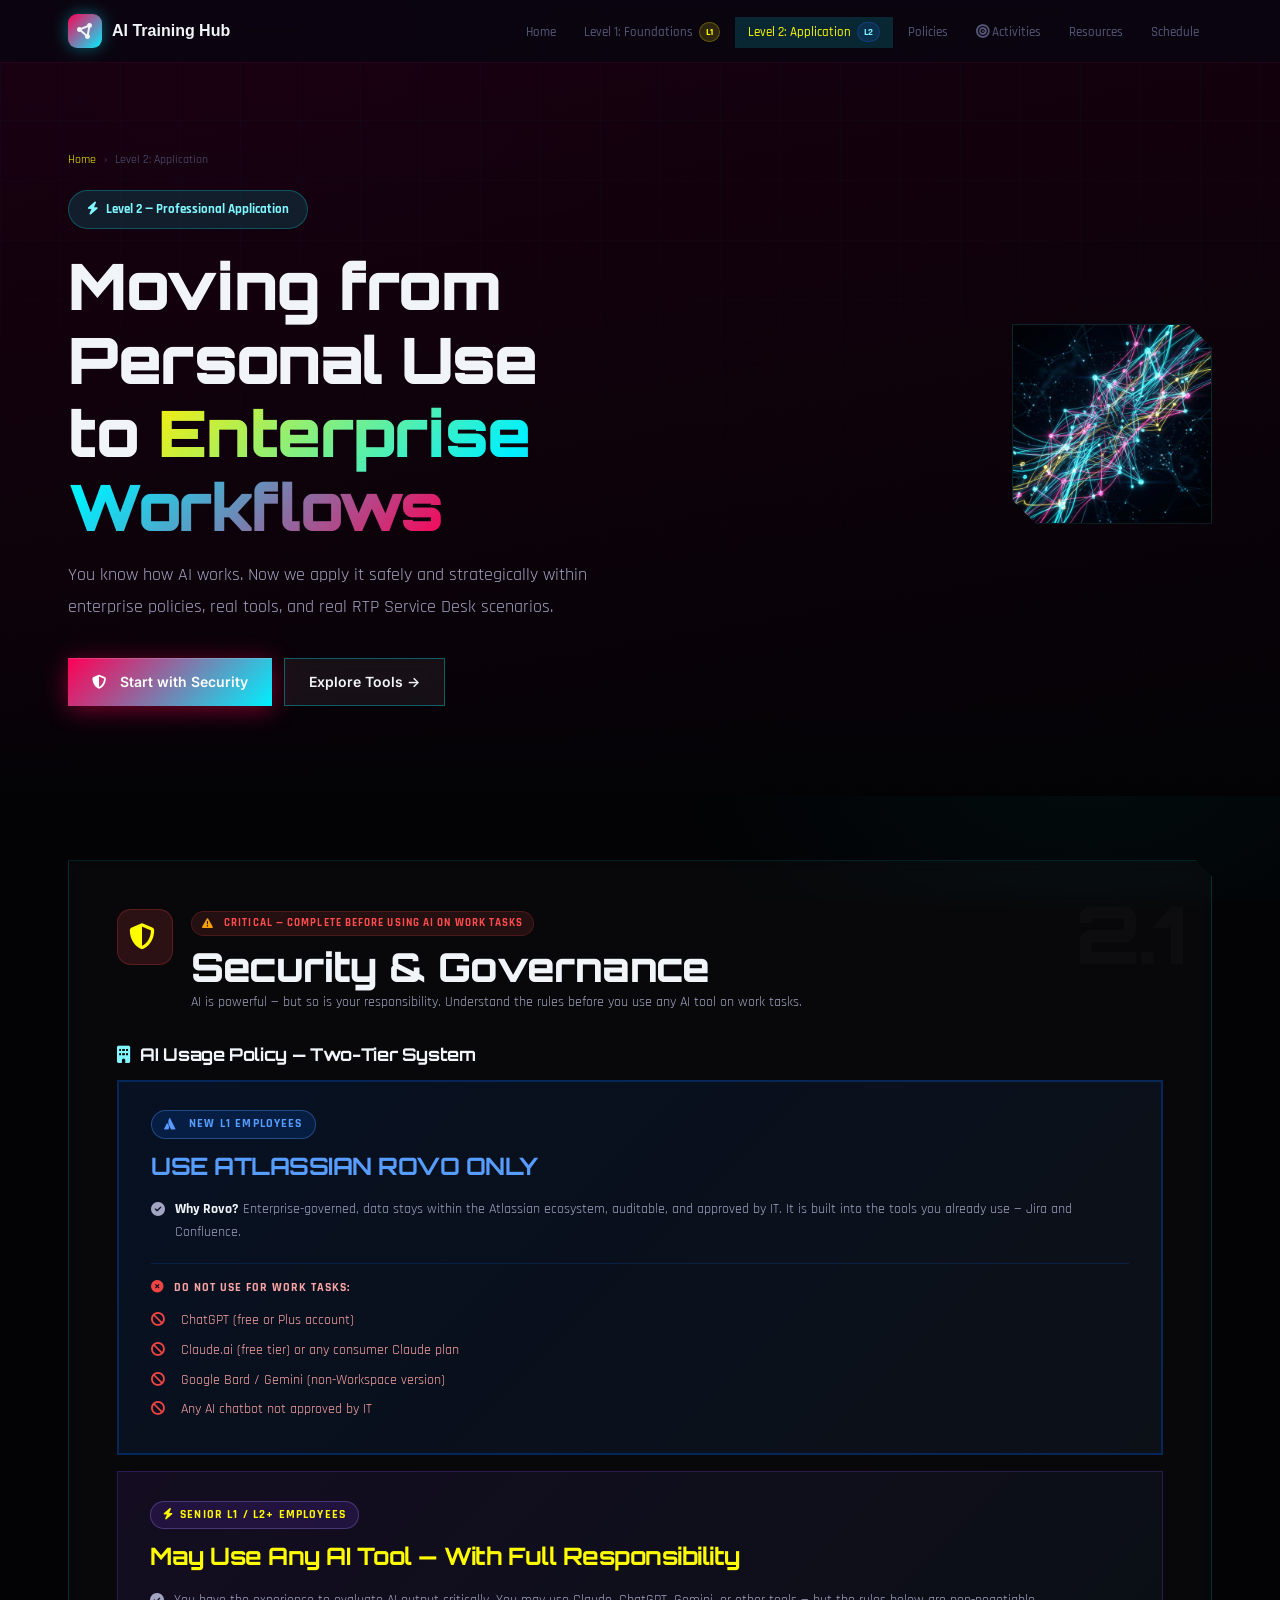
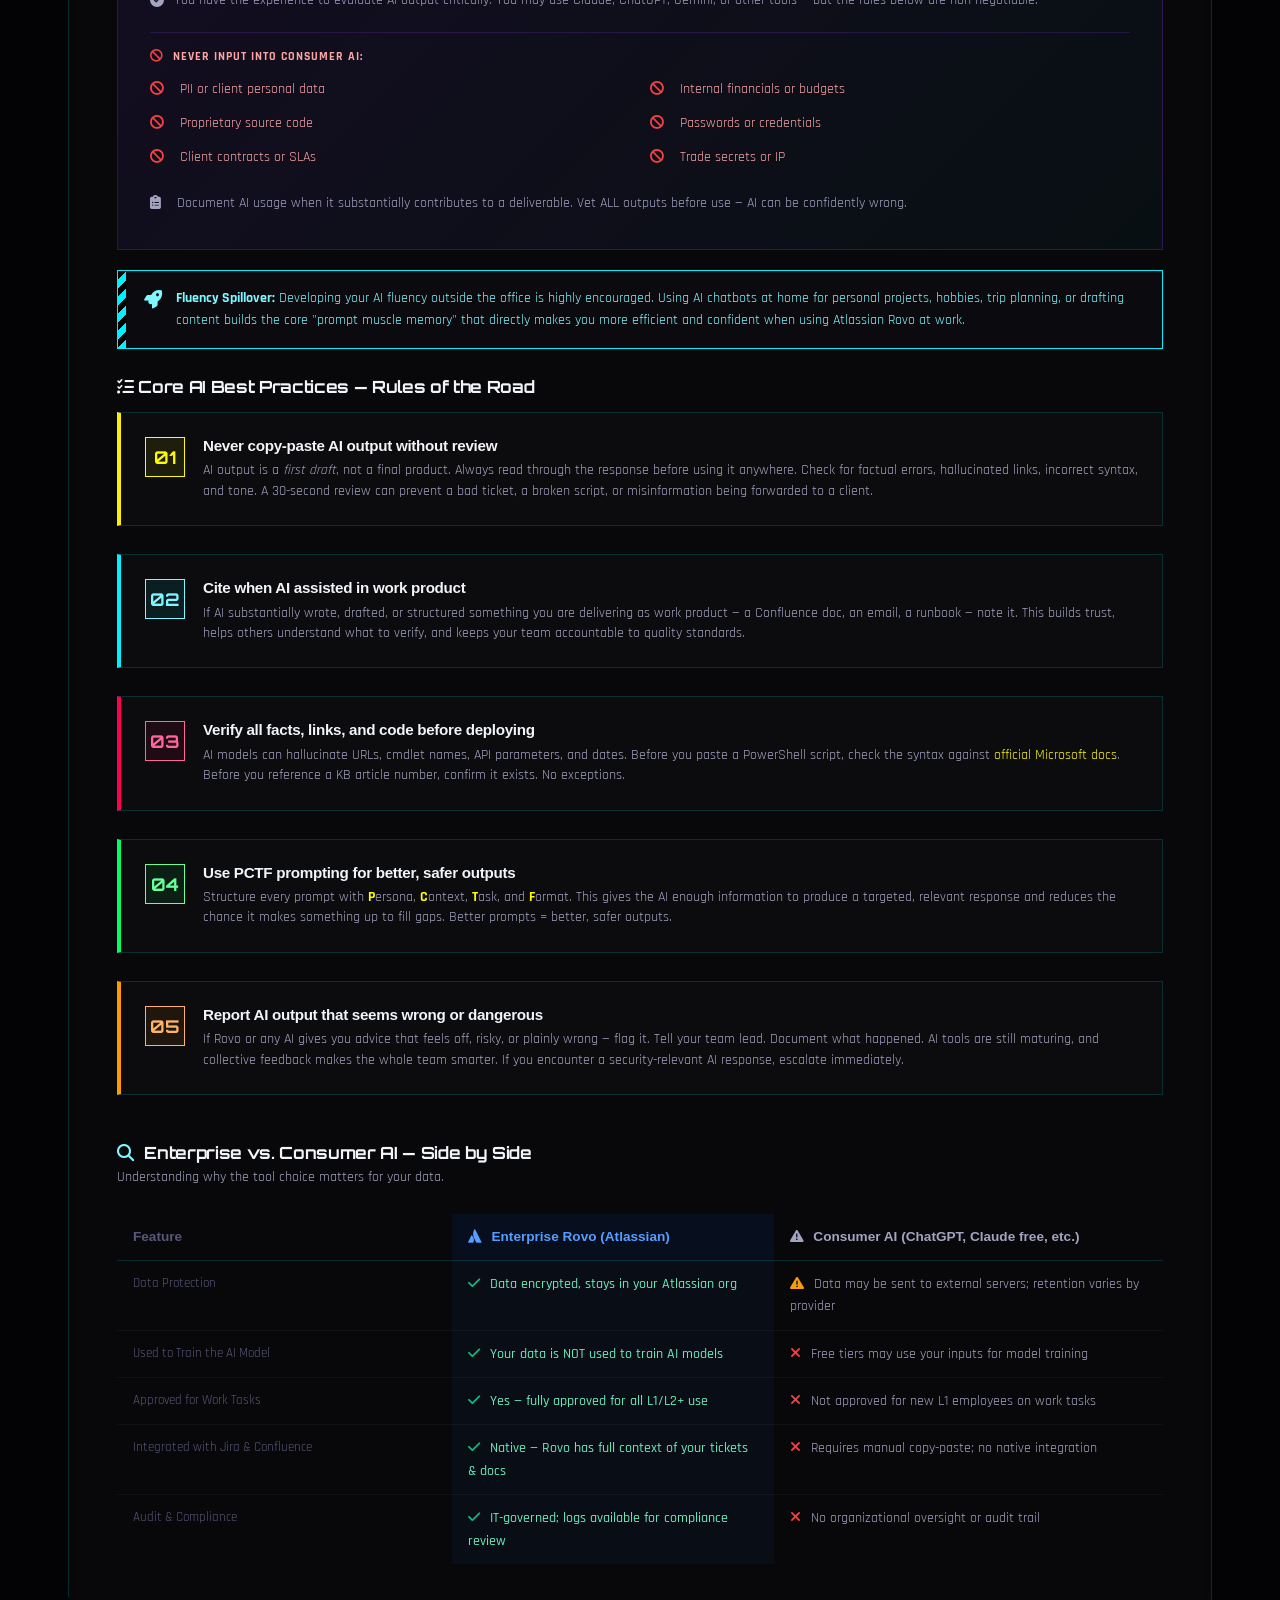
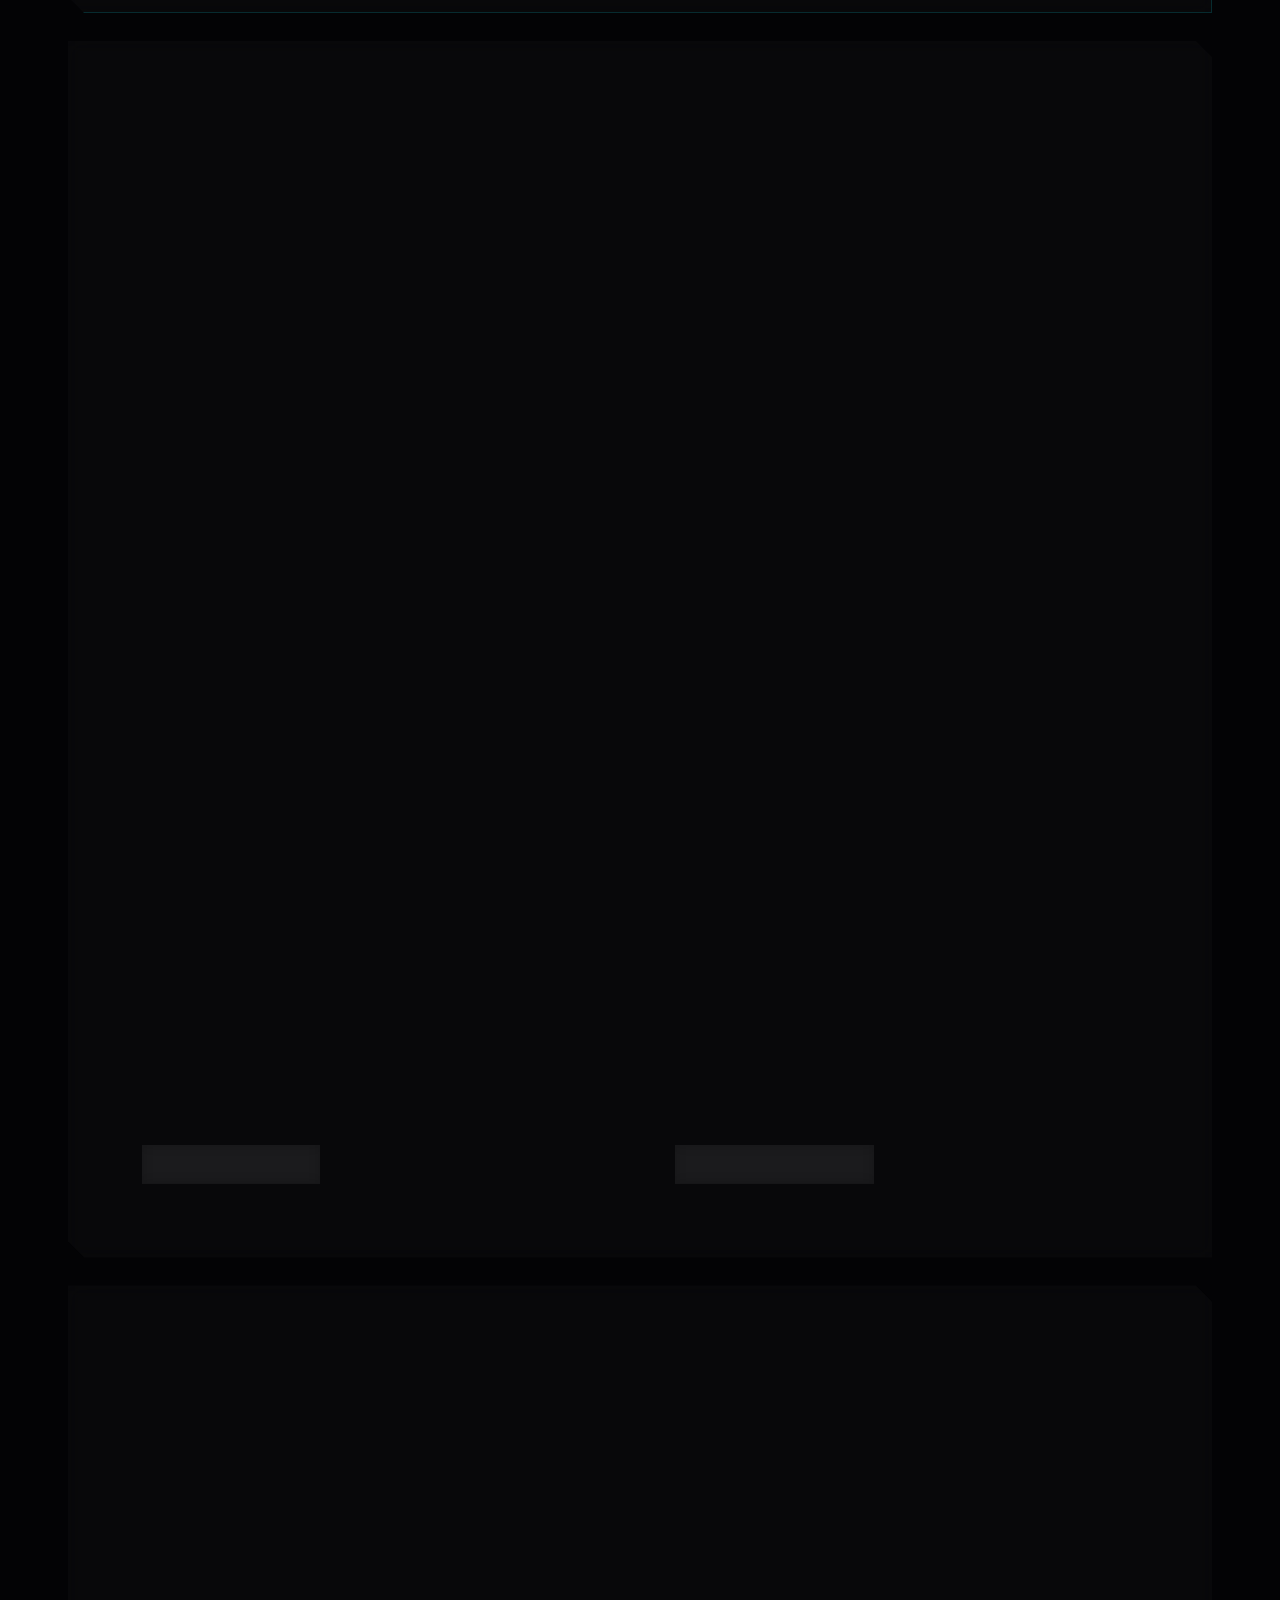
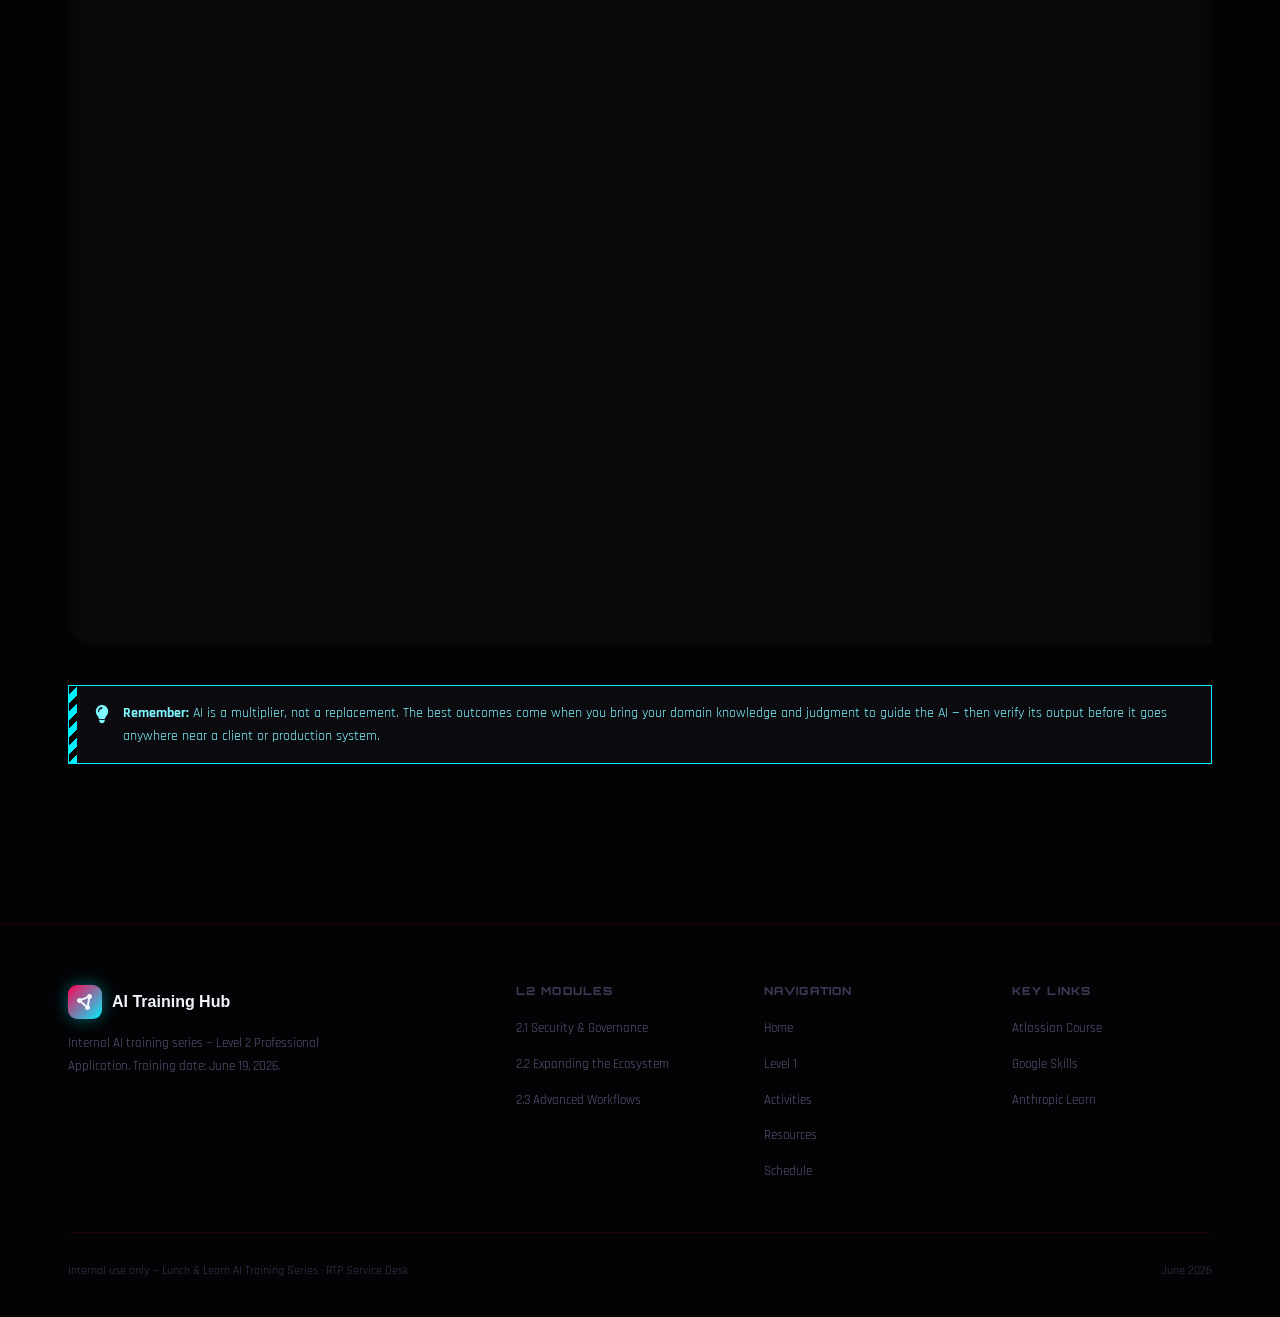
<file: level2.html>
<!DOCTYPE html>
<html lang="en">
<head>
  <meta charset="UTF-8" />
  <meta name="viewport" content="width=device-width, initial-scale=1.0" />
  <title>Level 2: Professional Application — AI Training Hub</title>
  <meta name="description" content="Level 2 AI Professional Application — security, governance, enterprise tools, and advanced AI workflows for the RTP Service Desk team." />
  <link rel="stylesheet" href="style.css" />
  <link rel="stylesheet" href="https://cdnjs.cloudflare.com/ajax/libs/font-awesome/6.4.0/css/all.min.css" />
  <style>
    .policy-tier { border-radius: var(--radius-lg); padding: 28px 32px; margin-bottom: 16px; position: relative; overflow: hidden; }
    .policy-tier-l1 { background: linear-gradient(135deg, rgba(0,82,204,0.12) 0%, rgba(87,157,255,0.05) 100%); border: 2px solid rgba(0,82,204,0.35); }
    .policy-tier-l2 { background: linear-gradient(135deg, rgba(124,58,237,0.10) 0%, rgba(6,182,212,0.04) 100%); border: 1px solid rgba(124,58,237,0.25); }
    .tier-label { display: inline-flex; align-items: center; gap: 6px; font-size: 0.72rem; font-weight: 800; letter-spacing: 0.1em; text-transform: uppercase; padding: 4px 12px; border-radius: 999px; margin-bottom: 14px; }
    .tier-label-l1 { background: rgba(0,82,204,0.2); border: 1px solid rgba(87,157,255,0.35); color: var(--atlassian-light); }
    .tier-label-l2 { background: rgba(124,58,237,0.15); border: 1px solid rgba(167,139,250,0.3); color: var(--primary-light); }
    .tier-rule { display: flex; align-items: flex-start; gap: 10px; font-size: 0.875rem; color: var(--text-secondary); padding: 6px 0; }
    .tier-forbidden { display: flex; align-items: flex-start; gap: 10px; font-size: 0.85rem; color: #fca5a5; padding: 4px 0; }
    .compare-table { width: 100%; border-collapse: collapse; margin-top: 24px; font-size: 0.875rem; }
    .compare-table th { padding: 12px 16px; text-align: left; font-family: 'Outfit', sans-serif; font-size: 0.85rem; font-weight: 700; border-bottom: 1px solid var(--border); }
    .compare-table th:first-child { color: var(--text-muted); }
    .compare-table th.th-atl { background: rgba(0,82,204,0.1); color: var(--atlassian-light); }
    .compare-table th.th-consumer { color: var(--text-secondary); }
    .compare-table td { padding: 12px 16px; border-bottom: 1px solid rgba(255,255,255,0.04); color: var(--text-secondary); vertical-align: top; }
    .compare-table tr:last-child td { border-bottom: none; }
    .compare-table td.td-atl { background: rgba(0,82,204,0.06); color: #6ee7b7; font-weight: 500; }
    .compare-table td.td-feature { color: var(--text-muted); font-size: 0.8rem; }
    .feature-trio { display: grid; grid-template-columns: repeat(3, 1fr); gap: 16px; margin-top: 28px; }
    .feature-card { background: rgba(0,82,204,0.08); border: 1px solid rgba(0,82,204,0.2); border-radius: var(--radius-md); padding: 20px; text-align: center; transition: var(--transition); }
    .feature-card:hover { background: rgba(0,82,204,0.14); border-color: rgba(87,157,255,0.4); transform: translateY(-3px); }
    .feature-card-icon { font-size: 28px; margin-bottom: 10px; }
    .feature-card h4 { font-size: 0.9rem; color: var(--atlassian-light); margin-bottom: 6px; }
    .feature-card p { font-size: 0.8rem; color: var(--text-muted); }
    .case-study-card { background: var(--bg-card); border: 1px solid var(--border); border-radius: var(--radius-lg); padding: 28px; transition: var(--transition-slow); position: relative; overflow: hidden; }
    .case-study-card::before { content: ''; position: absolute; inset: 0; background: var(--gradient-card); opacity: 0; transition: var(--transition); }
    .case-study-card:hover { border-color: var(--border-glow); transform: translateY(-4px); box-shadow: var(--shadow-glow); }
    .case-study-card:hover::before { opacity: 1; }
    .case-study-num { font-family: 'Outfit', sans-serif; font-size: 0.7rem; font-weight: 800; letter-spacing: 0.12em; text-transform: uppercase; color: var(--text-muted); margin-bottom: 14px; position: relative; z-index: 1; }
    .case-study-card h3 { font-size: 1.05rem; margin-bottom: 10px; position: relative; z-index: 1; }
    .case-study-card p { font-size: 0.875rem; position: relative; z-index: 1; margin-bottom: 14px; }
    .prompt-block { background: rgba(0,0,0,0.35); border: 1px solid rgba(255,255,255,0.06); border-left: 3px solid var(--secondary-light); border-radius: var(--radius-sm); padding: 14px 16px; font-family: 'Courier New', monospace; font-size: 0.8rem; color: var(--accent-light); line-height: 1.65; position: relative; z-index: 1; margin-top: 14px; }
    .prompt-block-label { font-family: 'Inter', sans-serif; font-size: 0.68rem; font-weight: 700; letter-spacing: 0.08em; text-transform: uppercase; color: var(--text-muted); margin-bottom: 8px; }
    .ecosystem-grid { display: grid; grid-template-columns: 1fr 1fr; gap: 20px; margin-top: 24px; }
    .ecosystem-card { background: var(--bg-card); border: 1px solid var(--border); border-radius: var(--radius-lg); padding: 24px; transition: var(--transition-slow); }
    .ecosystem-card:hover { border-color: rgba(124,58,237,0.3); transform: translateY(-3px); background: var(--bg-card-hover); }
    .ecosystem-card-header { display: flex; align-items: center; gap: 12px; margin-bottom: 12px; }
    .ecosystem-icon { width: 42px; height: 42px; border-radius: 10px; display: flex; align-items: center; justify-content: center; font-size: 20px; flex-shrink: 0; }
    .practice-card {
      background: var(--bg-card);
      border: 1px solid var(--border);
      border-radius: var(--radius-md);
      padding: 24px;
      margin-bottom: 16px;
      transition: var(--transition-slow);
      position: relative;
    }
    .practice-card:hover {
      border-color: var(--border-bright);
      transform: translateX(4px);
      background: var(--bg-card-hover);
    }
    .practice-card-num {
      width: 40px;
      height: 40px;
      display: flex;
      align-items: center;
      justify-content: center;
      font-family: 'Orbitron', sans-serif;
      font-size: 1.1rem;
      font-weight: 700;
      border: 1px solid currentColor;
      flex-shrink: 0;
    }
    @media (max-width: 768px) { .feature-trio { grid-template-columns: 1fr; } .ecosystem-grid { grid-template-columns: 1fr; } }
  </style>
</head>
<body>

  <nav class="navbar" id="navbar">
    <div class="nav-inner">
      <a href="index.html" class="nav-logo">
        <div class="nav-logo-icon"><i class="fa-solid fa-circle-nodes"></i></div>
        <span>AI Training Hub</span>
      </a>
      <ul class="nav-links" id="navLinks">
        <li><a href="index.html">Home</a></li>
        <li><a href="level1.html">Level 1: Foundations <span class="nav-badge">L1</span></a></li>
        <li><a href="level2.html">Level 2: Application <span class="nav-badge" style="background:rgba(37,99,235,0.15);border-color:rgba(37,99,235,0.3);color:var(--secondary-light)">L2</span></a></li>
        <li><a href="policies.html">Policies</a></li>
        <li><a href="activities.html"><i class="fa-solid fa-bullseye"></i> Activities</a></li>
        <li><a href="resources.html">Resources</a></li>
        <li><a href="schedule.html">Schedule</a></li>
      </ul>
      <button class="nav-toggle" id="navToggle" aria-label="Toggle menu" aria-expanded="false">
        <span></span><span></span><span></span>
      </button>
    </div>
  </nav>

  <section class="page-hero">
    <div class="container">
      <div class="page-hero-content" style="display:flex; justify-content:space-between; align-items:center; flex-wrap:wrap; gap:40px; max-width:1200px;">
        <div style="flex:1; min-width:300px; max-width:700px;">
          <nav class="breadcrumb" aria-label="Breadcrumb">
            <a href="index.html">Home</a>
            <span>&rsaquo;</span>
            <span>Level 2: Application</span>
          </nav>
          <div class="level-badge level-badge-l2">
            <span><i class="fa-solid fa-bolt"></i></span> Level 2 &mdash; Professional Application
          </div>
          <h1>Moving from Personal Use<br>to <span class="gradient-text">Enterprise Workflows</span></h1>
          <p class="hero-subtitle" style="margin-top:16px;">
            You know how AI works. Now we apply it safely and strategically within enterprise policies, real tools, and real RTP Service Desk scenarios.
          </p>
          <div style="display:flex;gap:12px;flex-wrap:wrap;margin-top:28px;">
            <a href="#policy" class="btn btn-primary"><i class="fa-solid fa-shield-halved" style="margin-right:6px;"></i> Start with Security</a>
            <a href="#ecosystem" class="btn btn-secondary">Explore Tools &rarr;</a>
          </div>
        </div>
        <div style="flex-shrink:0; z-index:1;">
          <img src="cyber_ai_mesh.png" alt="Cyberpunk AI Workflows" class="cyber-bevel-lg" style="width:200px; height:200px; border:1px solid var(--border); box-shadow: 0 0 20px rgba(0,240,255,0.15);" />
        </div>
      </div>
    </div>
  </section>

  <main>
    <div class="container" style="padding-top:16px;padding-bottom:80px;">

      <!-- Module 2.1 -->
      <section id="policy" class="module animate-on-scroll" style="margin-top:48px;">
        <div class="module-number">2.1</div>
        <div class="module-header">
          <div class="module-icon" style="background:rgba(239,68,68,0.15);border:1px solid rgba(239,68,68,0.25);width:56px;height:56px;border-radius:14px;display:flex;align-items:center;justify-content:center;font-size:26px;flex-shrink:0;"><i class="fa-solid fa-shield-halved" style="margin-right:6px; color:var(--primary-light);"></i></div>
          <div>
            <div class="module-tag tag-red"><i class="fa-solid fa-triangle-exclamation" style="color:#f59e0b; margin-right:6px;"></i> Critical &mdash; Complete Before Using AI on Work Tasks</div>
            <h2>Security &amp; Governance</h2>
            <p style="margin:0;font-size:0.9rem;">AI is powerful &mdash; but so is your responsibility. Understand the rules before you use any AI tool on work tasks.</p>
          </div>
        </div>

        <h3 style="margin-bottom:16px;font-size:1.1rem;"><i class="fa-solid fa-building" style="margin-right:6px; color:var(--secondary-light);"></i> AI Usage Policy &mdash; Two-Tier System</h3>

        <div class="policy-tier policy-tier-l1">
          <div class="tier-label tier-label-l1"><i class="fa-brands fa-atlassian" style="margin-right:6px;"></i> New L1 Employees</div>
          <h3 style="color:var(--atlassian-light);margin-bottom:12px;">USE ATLASSIAN ROVO ONLY</h3>
          <div class="tier-rule">
            <span style="flex-shrink:0;margin-top:1px;"><i class="fa-solid fa-circle-check"></i></span>
            <span><strong style="color:var(--text-primary);">Why Rovo?</strong> Enterprise-governed, data stays within the Atlassian ecosystem, auditable, and approved by IT. It is built into the tools you already use &mdash; Jira and Confluence.</span>
          </div>
          <div style="margin-top:14px;padding-top:14px;border-top:1px solid rgba(0,82,204,0.25);">
            <div style="font-size:0.78rem;font-weight:700;letter-spacing:0.08em;text-transform:uppercase;color:#fca5a5;margin-bottom:8px;"><i class="fa-solid fa-circle-xmark" style="color:#ef4444; margin-right:6px;"></i> Do NOT use for work tasks:</div>
            <div class="tier-forbidden"><span><i class="fa-solid fa-ban" style="color:#ef4444; margin-right:6px;"></i></span> ChatGPT (free or Plus account)</div>
            <div class="tier-forbidden"><span><i class="fa-solid fa-ban" style="color:#ef4444; margin-right:6px;"></i></span> Claude.ai (free tier) or any consumer Claude plan</div>
            <div class="tier-forbidden"><span><i class="fa-solid fa-ban" style="color:#ef4444; margin-right:6px;"></i></span> Google Bard / Gemini (non-Workspace version)</div>
            <div class="tier-forbidden"><span><i class="fa-solid fa-ban" style="color:#ef4444; margin-right:6px;"></i></span> Any AI chatbot not approved by IT</div>
          </div>
        </div>

        <div class="policy-tier policy-tier-l2">
          <div class="tier-label tier-label-l2"><i class="fa-solid fa-bolt"></i> Senior L1 / L2+ Employees</div>
          <h3 style="color:var(--primary-light);margin-bottom:12px;">May Use Any AI Tool &mdash; With Full Responsibility</h3>
          <div class="tier-rule">
            <span style="flex-shrink:0;margin-top:1px;"><i class="fa-solid fa-circle-check"></i></span>
            <span>You have the experience to evaluate AI output critically. You may use Claude, ChatGPT, Gemini, or other tools &mdash; but the rules below are non-negotiable.</span>
          </div>
          <div style="margin-top:14px;padding-top:14px;border-top:1px solid rgba(124,58,237,0.2);">
            <div style="font-size:0.78rem;font-weight:700;letter-spacing:0.08em;text-transform:uppercase;color:#fca5a5;margin-bottom:8px;"><i class="fa-solid fa-ban" style="color:#ef4444; margin-right:6px;"></i> NEVER input into consumer AI:</div>
            <div style="display:grid;grid-template-columns:1fr 1fr;gap:4px 20px;">
              <div class="tier-forbidden"><span><i class="fa-solid fa-ban" style="color:#ef4444; margin-right:6px;"></i></span> PII or client personal data</div>
              <div class="tier-forbidden"><span><i class="fa-solid fa-ban" style="color:#ef4444; margin-right:6px;"></i></span> Internal financials or budgets</div>
              <div class="tier-forbidden"><span><i class="fa-solid fa-ban" style="color:#ef4444; margin-right:6px;"></i></span> Proprietary source code</div>
              <div class="tier-forbidden"><span><i class="fa-solid fa-ban" style="color:#ef4444; margin-right:6px;"></i></span> Passwords or credentials</div>
              <div class="tier-forbidden"><span><i class="fa-solid fa-ban" style="color:#ef4444; margin-right:6px;"></i></span> Client contracts or SLAs</div>
              <div class="tier-forbidden"><span><i class="fa-solid fa-ban" style="color:#ef4444; margin-right:6px;"></i></span> Trade secrets or IP</div>
            </div>
            <div style="margin-top:14px;" class="tier-rule">
              <span style="flex-shrink:0;"><i class="fa-solid fa-clipboard-list" style="margin-right:6px;"></i></span>
              <span>Document AI usage when it substantially contributes to a deliverable. Vet ALL outputs before use &mdash; AI can be confidently wrong.</span>
            </div>
          </div>
        </div>

        <div class="callout callout-info" style="margin-top:20px; margin-bottom:20px;">
          <span class="callout-icon"><i class="fa-solid fa-rocket"></i></span>
          <div>
            <strong>Fluency Spillover:</strong> Developing your AI fluency outside the office is highly encouraged. Using AI chatbots at home for personal projects, hobbies, trip planning, or drafting content builds the core "prompt muscle memory" that directly makes you more efficient and confident when using Atlassian Rovo at work.
          </div>
        </div>

        <h3 style="margin:28px 0 16px;font-size:1.05rem;"><i class="fa-solid fa-list-check"></i> Core AI Best Practices &mdash; Rules of the Road</h3>
        <div class="best-practices-list" style="display:flex; flex-direction:column; gap:12px; margin-bottom:28px;">

          <div class="practice-card" style="border-left:4px solid var(--primary);">
            <div style="display:flex; gap:18px; align-items:flex-start;">
              <div class="practice-card-num" style="color:var(--primary-light); background:rgba(252,238,10,0.08);">01</div>
              <div>
                <h4 style="font-size:0.95rem; color:var(--text-primary); margin:0 0 6px 0; font-family:'Outfit', sans-serif; font-weight:700;">Never copy-paste AI output without review</h4>
                <p style="font-size:0.85rem; color:var(--text-secondary); margin:0; line-height:1.5;">AI output is a <em>first draft</em>, not a final product. Always read through the response before using it anywhere. Check for factual errors, hallucinated links, incorrect syntax, and tone. A 30-second review can prevent a bad ticket, a broken script, or misinformation being forwarded to a client.</p>
              </div>
            </div>
          </div>

          <div class="practice-card" style="border-left:4px solid var(--secondary);">
            <div style="display:flex; gap:18px; align-items:flex-start;">
              <div class="practice-card-num" style="color:var(--secondary-light); background:rgba(0,240,255,0.08);">02</div>
              <div>
                <h4 style="font-size:0.95rem; color:var(--text-primary); margin:0 0 6px 0; font-family:'Outfit', sans-serif; font-weight:700;">Cite when AI assisted in work product</h4>
                <p style="font-size:0.85rem; color:var(--text-secondary); margin:0; line-height:1.5;">If AI substantially wrote, drafted, or structured something you are delivering as work product &mdash; a Confluence doc, an email, a runbook &mdash; note it. This builds trust, helps others understand what to verify, and keeps your team accountable to quality standards.</p>
              </div>
            </div>
          </div>

          <div class="practice-card" style="border-left:4px solid var(--accent);">
            <div style="display:flex; gap:18px; align-items:flex-start;">
              <div class="practice-card-num" style="color:var(--accent-light); background:rgba(255,0,85,0.08);">03</div>
              <div>
                <h4 style="font-size:0.95rem; color:var(--text-primary); margin:0 0 6px 0; font-family:'Outfit', sans-serif; font-weight:700;">Verify all facts, links, and code before deploying</h4>
                <p style="font-size:0.85rem; color:var(--text-secondary); margin:0; line-height:1.5;">AI models can hallucinate URLs, cmdlet names, API parameters, and dates. Before you paste a PowerShell script, check the syntax against <a href="https://docs.microsoft.com/en-us/powershell" target="_blank" rel="noopener">official Microsoft docs</a>. Before you reference a KB article number, confirm it exists. No exceptions.</p>
              </div>
            </div>
          </div>

          <div class="practice-card" style="border-left:4px solid var(--green);">
            <div style="display:flex; gap:18px; align-items:flex-start;">
              <div class="practice-card-num" style="color:var(--green-light); background:rgba(0,255,102,0.08);">04</div>
              <div>
                <h4 style="font-size:0.95rem; color:var(--text-primary); margin:0 0 6px 0; font-family:'Outfit', sans-serif; font-weight:700;">Use PCTF prompting for better, safer outputs</h4>
                <p style="font-size:0.85rem; color:var(--text-secondary); margin:0; line-height:1.5;">Structure every prompt with <strong style="color:var(--primary-light);">P</strong>ersona, <strong style="color:var(--primary-light);">C</strong>ontext, <strong style="color:var(--primary-light);">T</strong>ask, and <strong style="color:var(--primary-light);">F</strong>ormat. This gives the AI enough information to produce a targeted, relevant response and reduces the chance it makes something up to fill gaps. Better prompts = better, safer outputs.</p>
              </div>
            </div>
          </div>

          <div class="practice-card" style="border-left:4px solid var(--amber);">
            <div style="display:flex; gap:18px; align-items:flex-start;">
              <div class="practice-card-num" style="color:var(--amber-light); background:rgba(255,153,0,0.08);">05</div>
              <div>
                <h4 style="font-size:0.95rem; color:var(--text-primary); margin:0 0 6px 0; font-family:'Outfit', sans-serif; font-weight:700;">Report AI output that seems wrong or dangerous</h4>
                <p style="font-size:0.85rem; color:var(--text-secondary); margin:0; line-height:1.5;">If Rovo or any AI gives you advice that feels off, risky, or plainly wrong &mdash; flag it. Tell your team lead. Document what happened. AI tools are still maturing, and collective feedback makes the whole team smarter. If you encounter a security-relevant AI response, escalate immediately.</p>
              </div>
            </div>
          </div>

        </div>

        <h3 style="margin:32px 0 4px;font-size:1.05rem;"><i class="fa-solid fa-magnifying-glass" style="margin-right:6px; color:var(--secondary-light);"></i> Enterprise vs. Consumer AI &mdash; Side by Side</h3>
        <p style="font-size:0.85rem;margin-bottom:0;">Understanding why the tool choice matters for your data.</p>
        <div style="overflow-x:auto;">
          <table class="compare-table">
            <thead>
              <tr>
                <th style="width:32%;">Feature</th>
                <th class="th-atl"><i class="fa-brands fa-atlassian" style="margin-right:6px;"></i> Enterprise Rovo (Atlassian)</th>
                <th class="th-consumer"><i class="fa-solid fa-triangle-exclamation" style="margin-right:6px;"></i> Consumer AI (ChatGPT, Claude free, etc.)</th>
              </tr>
            </thead>
            <tbody>
              <tr>
                <td class="td-feature">Data Protection</td>
                <td class="td-atl"><i class="fa-solid fa-check" style="color:#10b981; margin-right:6px;"></i> Data encrypted, stays in your Atlassian org</td>
                <td><i class="fa-solid fa-triangle-exclamation" style="color:#f59e0b; margin-right:6px;"></i> Data may be sent to external servers; retention varies by provider</td>
              </tr>
              <tr>
                <td class="td-feature">Used to Train the AI Model</td>
                <td class="td-atl"><i class="fa-solid fa-check" style="color:#10b981; margin-right:6px;"></i> Your data is NOT used to train AI models</td>
                <td><i class="fa-solid fa-xmark" style="color:#ef4444; margin-right:6px;"></i> Free tiers may use your inputs for model training</td>
              </tr>
              <tr>
                <td class="td-feature">Approved for Work Tasks</td>
                <td class="td-atl"><i class="fa-solid fa-check" style="color:#10b981; margin-right:6px;"></i> Yes &mdash; fully approved for all L1/L2+ use</td>
                <td><i class="fa-solid fa-xmark" style="color:#ef4444; margin-right:6px;"></i> Not approved for new L1 employees on work tasks</td>
              </tr>
              <tr>
                <td class="td-feature">Integrated with Jira &amp; Confluence</td>
                <td class="td-atl"><i class="fa-solid fa-check" style="color:#10b981; margin-right:6px;"></i> Native &mdash; Rovo has full context of your tickets &amp; docs</td>
                <td><i class="fa-solid fa-xmark" style="color:#ef4444; margin-right:6px;"></i> Requires manual copy-paste; no native integration</td>
              </tr>
              <tr>
                <td class="td-feature">Audit &amp; Compliance</td>
                <td class="td-atl"><i class="fa-solid fa-check" style="color:#10b981; margin-right:6px;"></i> IT-governed; logs available for compliance review</td>
                <td><i class="fa-solid fa-xmark" style="color:#ef4444; margin-right:6px;"></i> No organizational oversight or audit trail</td>
              </tr>
            </tbody>
          </table>
        </div>
      </section>

      <!-- Module 2.2 -->
      <section id="ecosystem" class="module animate-on-scroll">
        <div class="module-number">2.2</div>
        <div class="module-header">
          <div class="module-icon card-icon-blue"><i class="fa-solid fa-globe" style="margin-right:6px; color:var(--secondary-light);"></i></div>
          <div>
            <div class="module-tag tag-blue">Ecosystem</div>
            <h2>Expanding the AI Ecosystem</h2>
            <p style="margin:0;font-size:0.9rem;">Beyond Rovo, there is a growing world of AI tools. Here is where to invest your learning time.</p>
          </div>
        </div>

        <div class="atlassian-spotlight animate-on-scroll">
          <div class="atlassian-spotlight-badge"><i class="fa-solid fa-star" style="color:#fcee0a; margin-right:6px;"></i> Enterprise Standard &middot; RTP Service Desk</div>
          <h2 style="margin-bottom:10px;color:var(--atlassian-light);">Atlassian AI &mdash; Built for the RTP Service Desk</h2>
          <p style="max-width:680px;margin-bottom:24px;">
            Atlassian Rovo is not just another AI chatbot &mdash; it is natively woven into Jira and Confluence, giving it direct access to your tickets, documentation, and team knowledge base. It knows your backlog, your sprint, your runbooks. No copy-pasting context. No privacy risk. Just intelligent assistance where your work actually lives.
          </p>
          <div style="display:flex;align-items:center;gap:16px;flex-wrap:wrap;margin-bottom:28px;">
            <a href="https://community.atlassian.com/learning/team-training/course:15697742" target="_blank" rel="noopener" class="btn btn-atlassian btn-lg">
              <i class="fa-solid fa-graduation-cap" style="margin-right:6px; color:var(--atlassian-light);"></i> Start the Atlassian AI Course &rarr;
            </a>
            <span style="font-size:0.8rem;color:var(--text-muted);">Required for all L1 employees &middot; Complete in your first two weeks</span>
          </div>
          <div class="feature-trio">
            <div class="feature-card">
              <div class="feature-card-icon"><i class="fa-solid fa-ticket-simple" style="margin-right:6px; color:var(--atlassian-light);"></i></div>
              <h4>Jira AI</h4>
              <p>Summarize tickets, auto-fill fields, suggest priorities, and draft descriptions from bullet points &mdash; directly inside your Jira workflow.</p>
            </div>
            <div class="feature-card">
              <div class="feature-card-icon"><i class="fa-solid fa-book-open" style="margin-right:6px; color:var(--atlassian-light);"></i></div>
              <h4>Confluence AI</h4>
              <p>Turn meeting notes into structured action items, draft documentation pages, and get instant summaries of long Confluence spaces.</p>
            </div>
            <div class="feature-card">
              <div class="feature-card-icon"><i class="fa-solid fa-comment-dots" style="margin-right:6px; color:var(--atlassian-light);"></i></div>
              <h4>Rovo Chat</h4>
              <p>Ask questions about your projects in plain English. Rovo searches across Jira and Confluence to give contextual, sourced answers.</p>
            </div>
          </div>
        </div>

        <h3 style="margin-bottom:4px;font-size:1.05rem;"><i class="fa-solid fa-book" style="margin-right:6px; color:var(--secondary-light);"></i> Additional Learning Resources</h3>
        <p style="font-size:0.85rem;margin-bottom:20px;">Senior L1 and L2+ employees can explore these platforms for continued AI skill development.</p>

        <div class="ecosystem-grid animate-on-scroll">
          <div class="ecosystem-card">
            <div class="ecosystem-card-header">
              <div class="ecosystem-icon" style="background:rgba(66,133,244,0.15);border:1px solid rgba(66,133,244,0.25);color:#4285F4;"><i class="fa-brands fa-google"></i></div>
              <div>
                <div style="font-size:0.72rem;font-weight:700;letter-spacing:0.08em;text-transform:uppercase;color:var(--google);margin-bottom:2px;">Google Ecosystem</div>
                <h4 style="color:var(--text-primary);">Google Skills Catalog</h4>
              </div>
            </div>
            <p style="font-size:0.875rem;margin-bottom:16px;">
              Explore how AI is integrated into Google Workspace &mdash; Gemini for Google Docs, Gmail, and Slides. Look for <strong style="color:var(--text-primary);">Duet AI / Gemini for Workspace</strong> badges and credentials. Especially relevant if you use Google Workspace daily.
            </p>
            <a href="https://www.skills.google/catalog" target="_blank" rel="noopener" class="btn btn-secondary btn-sm">Explore Google Skills &rarr;</a>
          </div>

          <div class="ecosystem-card">
            <div class="ecosystem-card-header">
              <div class="ecosystem-icon" style="background:rgba(212,163,115,0.12);border:1px solid rgba(212,163,115,0.2);color:#f97316;"><i class="fa-solid fa-fire-flame-curved"></i></div>
              <div>
                <div style="font-size:0.72rem;font-weight:700;letter-spacing:0.08em;text-transform:uppercase;color:var(--anthropic);margin-bottom:2px;">Senior L1 / L2+ &mdash; Personal Skill Building</div>
                <h4 style="color:var(--text-primary);">Anthropic / Claude Learning</h4>
              </div>
            </div>
            <p style="font-size:0.875rem;margin-bottom:16px;">
              Claude is one of the most capable AI assistants available. Senior L1 and L2+ staff can explore Anthropic's learning materials for personal AI fluency development. Always follow data policies when using Claude for any work-adjacent tasks.
            </p>
            <a href="https://www.anthropic.com/learn" target="_blank" rel="noopener" class="btn btn-secondary btn-sm">Explore Claude Learning &rarr;</a>
          </div>
        </div>
      </section>

      <!-- Module 2.3 -->
      <section id="workflows" class="module animate-on-scroll">
        <div class="module-number">2.3</div>
        <div class="module-header">
          <div class="module-icon card-icon-cyan"><i class="fa-solid fa-flask" style="color:var(--accent-light); margin-right:6px;"></i></div>
          <div>
            <div class="module-tag tag-cyan">Advanced</div>
            <h2>Advanced Workflows &mdash; Case Studies</h2>
            <p style="margin:0;font-size:0.9rem;">Real-world scenarios for the RTP Service Desk. Adapt these patterns to your daily work.</p>
          </div>
        </div>

        <div class="grid-3 stagger animate-on-scroll">

          <div class="case-study-card">
            <div class="case-study-num">Case Study 01 &middot; Security-First</div>
            <div class="card-icon card-icon-purple" style="margin-bottom:14px;"><i class="fa-solid fa-lock" style="color:var(--primary-light); margin-right:6px;"></i></div>
            <h3>AI Code Refactor &mdash; Safely</h3>
            <p>Need AI to review or improve a PowerShell script? You can do this without exposing sensitive logic, credentials, or internal environment specifics. The key is <strong style="color:var(--primary-light);">sanitizing before submitting</strong>.</p>
            <ul class="objectives">
              <li><span>1.</span> Remove all server names, IPs, and internal paths</li>
              <li><span>2.</span> Replace credentials with <code style="color:var(--accent-light);font-size:0.8rem;"></code> values</li>
              <li><span>3.</span> Ask for a code review, not execution</li>
              <li><span>4.</span> Validate output against official PowerShell docs before running</li>
            </ul>
            <div class="prompt-block">
              <div class="prompt-block-label"><i class="fa-solid fa-lightbulb"></i> Prompt Template</div>
              "You are a senior PowerShell engineer. Review this script for errors, performance issues, and best practices. [PASTE SANITIZED SCRIPT]. Do not run it &mdash; explain what each section does and flag anything risky."
            </div>
          </div>

          <div class="case-study-card">
            <div class="case-study-num">Case Study 02 &middot; Rovo Workflow</div>
            <div class="card-icon card-icon-atl" style="margin-bottom:14px;"><i class="fa-solid fa-clipboard-list" style="margin-right:6px;"></i></div>
            <h3>Meeting Summary Automation</h3>
            <p>After a sprint review or incident debrief, use Rovo inside Confluence to instantly convert raw meeting notes into clean, actionable summaries &mdash; no manual rewriting required.</p>
            <ul class="objectives">
              <li><span>1.</span> Open the Confluence meeting notes page</li>
              <li><span>2.</span> Invoke Rovo from the Confluence toolbar</li>
              <li><span>3.</span> Paste or point Rovo to the notes content</li>
              <li><span>4.</span> Review the output and add it as a child page</li>
            </ul>
            <div class="prompt-block">
              <div class="prompt-block-label"><i class="fa-solid fa-lightbulb"></i> Example Rovo Prompt</div>
              "Summarize these meeting notes into: 1) Key decisions made, 2) Action items with owner and due date, 3) Open questions still pending. Format as a table where possible."
            </div>
          </div>

          <div class="case-study-card">
            <div class="case-study-num">Case Study 03 &middot; Documentation</div>
            <div class="card-icon card-icon-green" style="margin-bottom:14px;"><i class="fa-solid fa-pen-to-square" style="color:#10b981; margin-right:6px;"></i></div>
            <h3>Documentation from Bullets</h3>
            <p>Got rough bullet points from an incident or a new runbook request? AI can draft the full structured document from your shorthand notes &mdash; dramatically cutting documentation time.</p>
            <ul class="objectives">
              <li><span>1.</span> Write down your bullet-point facts and steps</li>
              <li><span>2.</span> Remove any sensitive data before using consumer AI</li>
              <li><span>3.</span> Use Rovo for internal docs (safe by default)</li>
              <li><span>4.</span> Review output carefully and add real-world specifics</li>
            </ul>
            <div class="prompt-block">
              <div class="prompt-block-label"><i class="fa-solid fa-lightbulb"></i> Example Prompt</div>
              "You are an IT documentation specialist. Convert these bullet points into a professional incident report with sections: Summary, Timeline, Root Cause, Resolution, and Prevention. Bullets: [paste your notes]"
            </div>
          </div>

        </div>
      </section>

      <div class="callout callout-info animate-on-scroll" style="margin:40px 0 0;">
        <span class="callout-icon"><i class="fa-solid fa-lightbulb"></i></span>
        <div>
          <strong>Remember:</strong> AI is a multiplier, not a replacement. The best outcomes come when you bring your domain knowledge and judgment to guide the AI &mdash; then verify its output before it goes anywhere near a client or production system.
        </div>
      </div>

    </div>
  </main>

  <footer class="footer">
    <div class="container">
      <div class="footer-inner">
        <div class="footer-brand">
          <div class="nav-logo" style="display:inline-flex;">
            <div class="nav-logo-icon"><i class="fa-solid fa-circle-nodes"></i></div>
            <span>AI Training Hub</span>
          </div>
          <p>Internal AI training series &mdash; Level 2 Professional Application. Training date: June 19, 2026.</p>
        </div>
        <div class="footer-col">
          <h5>L2 Modules</h5>
          <ul>
            <li><a href="#policy">2.1 Security &amp; Governance</a></li>
            <li><a href="#ecosystem">2.2 Expanding the Ecosystem</a></li>
            <li><a href="#workflows">2.3 Advanced Workflows</a></li>
          </ul>
        </div>
        <div class="footer-col">
          <h5>Navigation</h5>
          <ul>
            <li><a href="index.html">Home</a></li>
            <li><a href="level1.html">Level 1</a></li>
            <li><a href="activities.html">Activities</a></li>
            <li><a href="resources.html">Resources</a></li>
            <li><a href="schedule.html">Schedule</a></li>
            
          </ul>
        </div>
        <div class="footer-col">
          <h5>Key Links</h5>
          <ul>
            <li><a href="https://community.atlassian.com/learning/team-training/course:15697742" target="_blank" rel="noopener">Atlassian Course</a></li>
            <li><a href="https://www.skills.google/catalog" target="_blank" rel="noopener">Google Skills</a></li>
            <li><a href="https://www.anthropic.com/learn" target="_blank" rel="noopener">Anthropic Learn</a></li>
          </ul>
        </div>
      </div>
      <div class="footer-bottom">
        <span>Internal use only &mdash; Lunch &amp; Learn AI Training Series &middot; RTP Service Desk</span>
        <span>June 2026</span>
      </div>
    </div>
  </footer>

  <script src="app.js"></script>
</body>
</html>
</file>
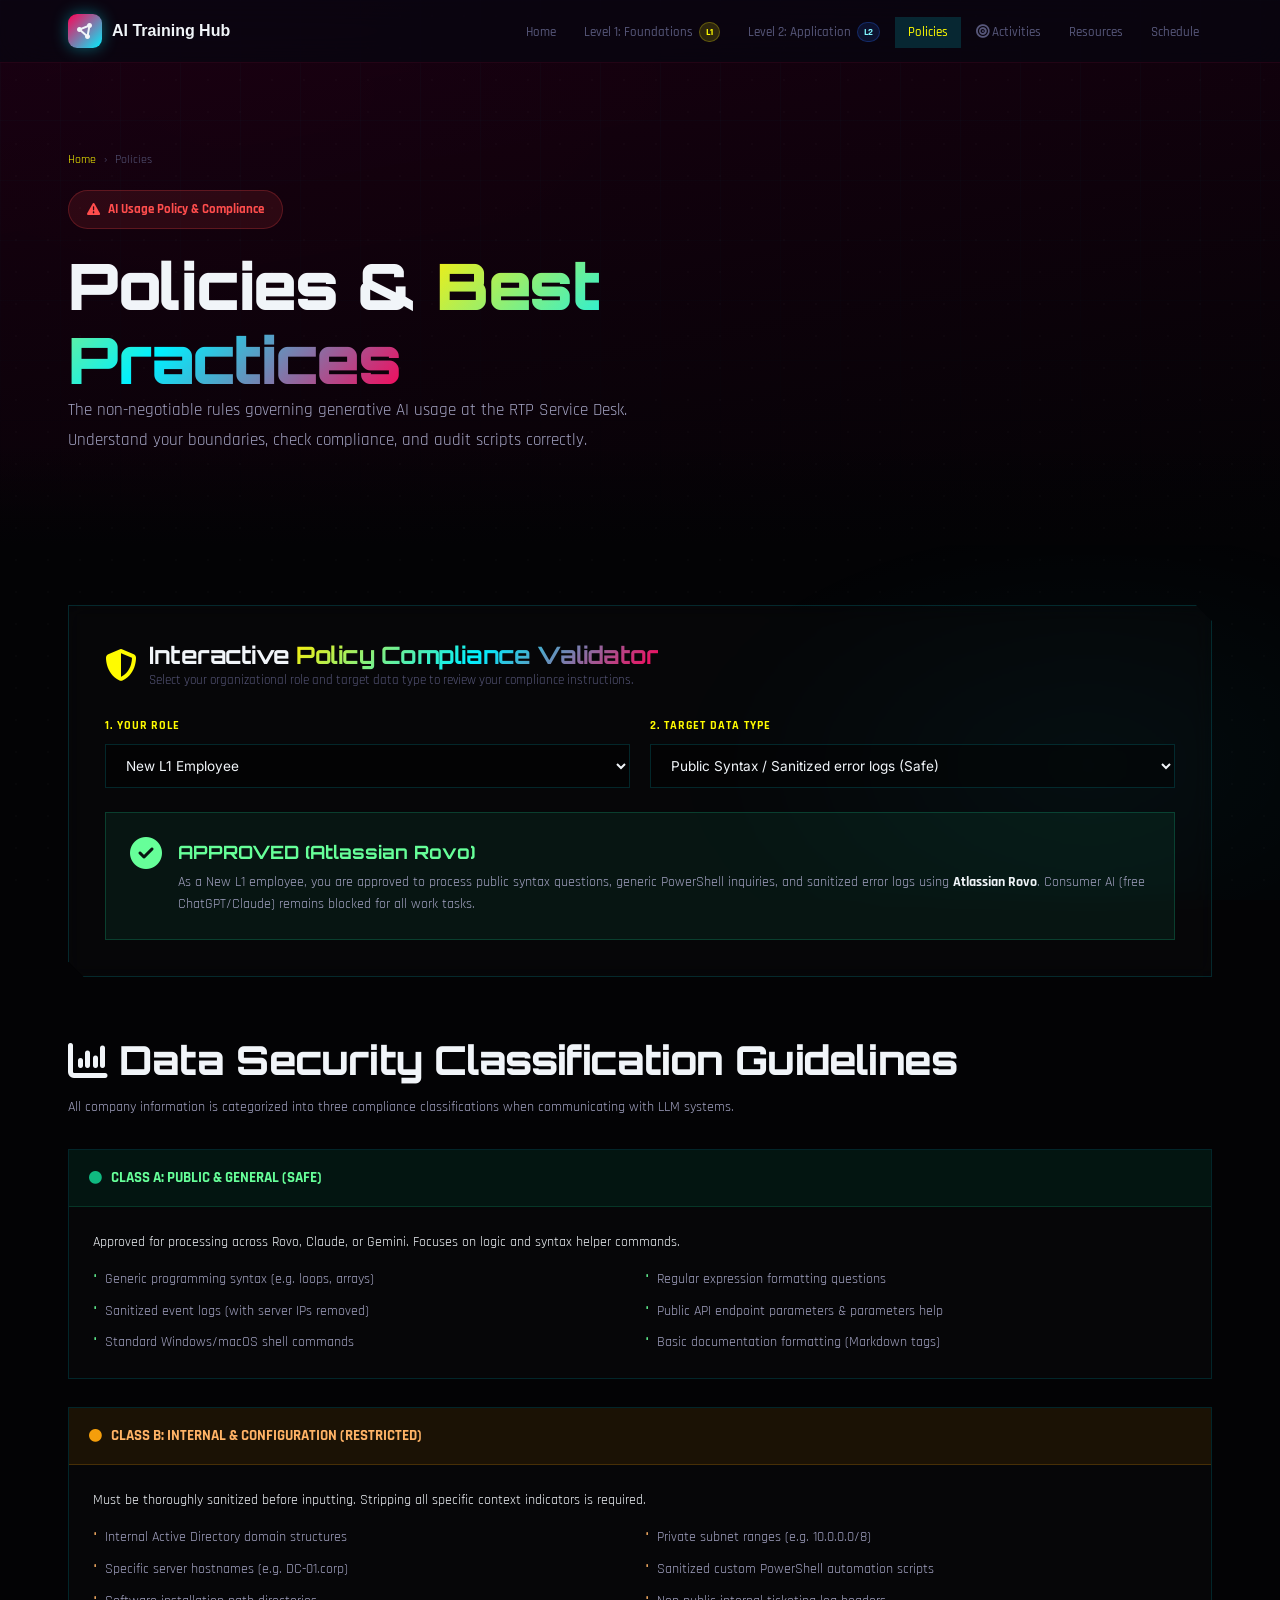
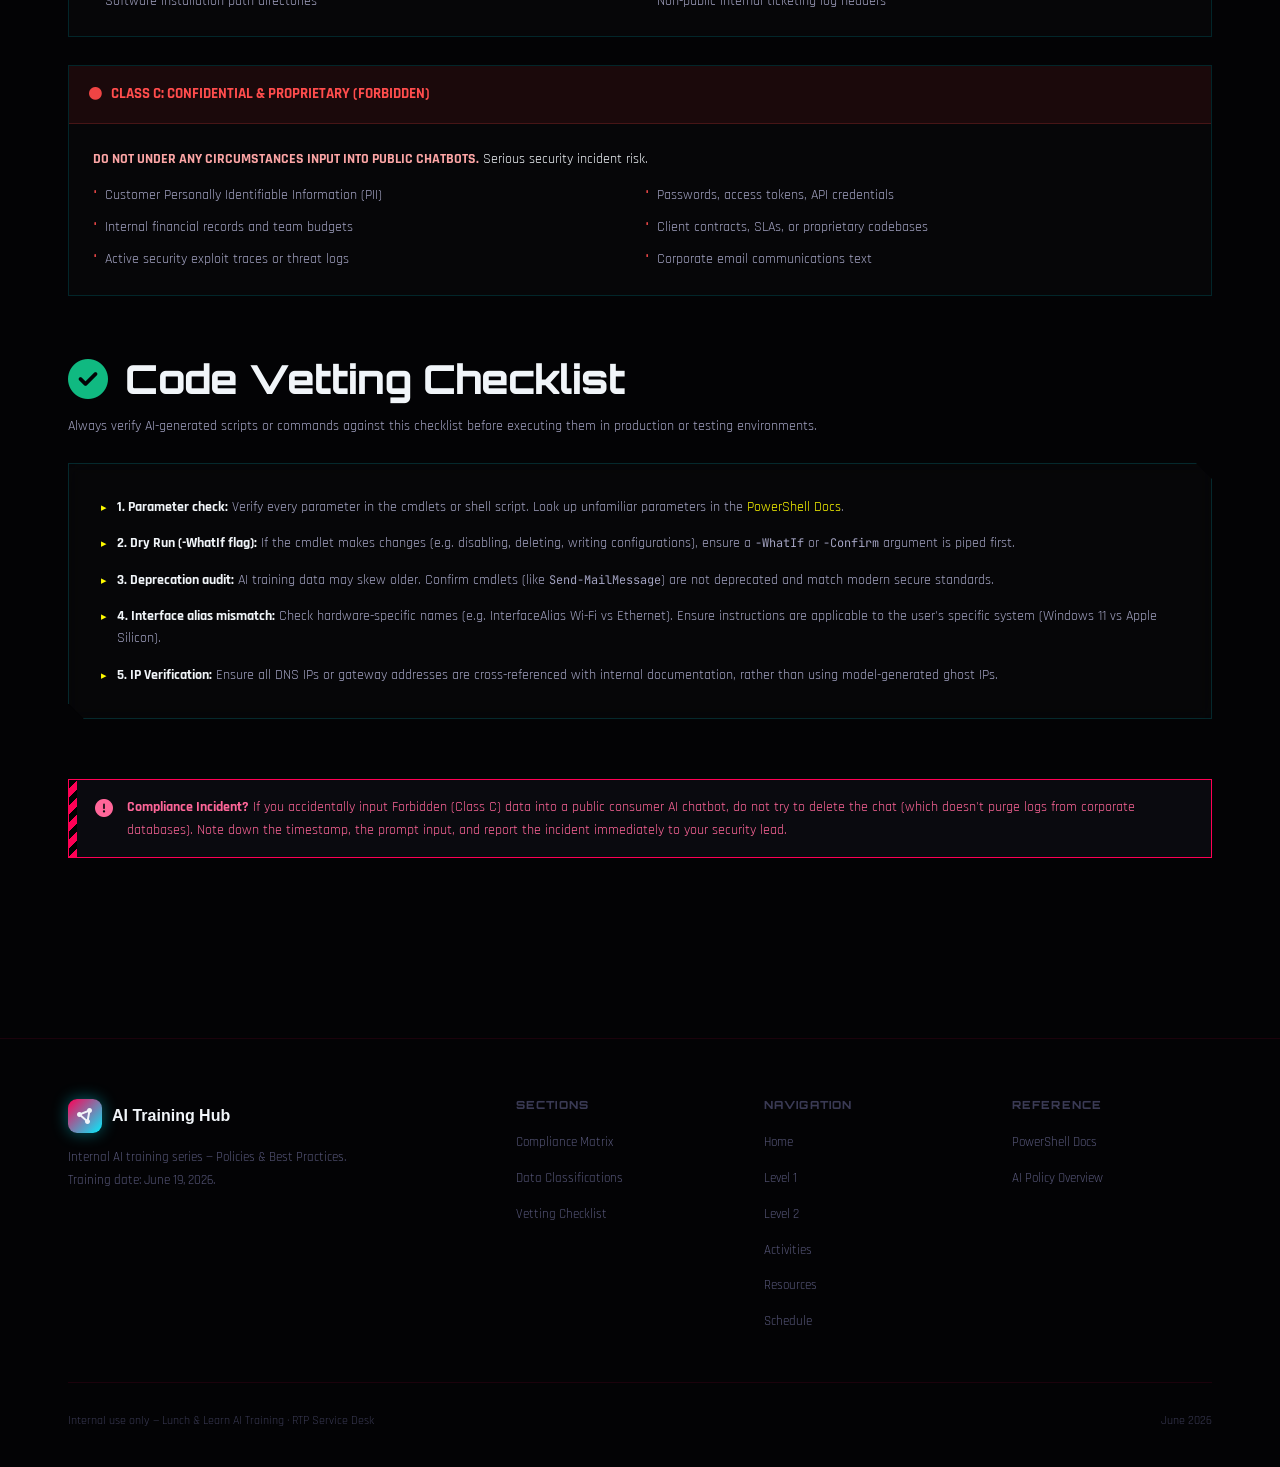
<file: policies.html>
<!DOCTYPE html>
<html lang="en">
<head>
  <meta charset="UTF-8" />
  <meta name="viewport" content="width=device-width, initial-scale=1.0" />
  <title>Policies &amp; Best Practices — AI Training Hub</title>
  <meta name="description" content="Company AI usage policies, compliance matrices, data security classifications, and vetting guides for the RTP Service Desk." />
  <link rel="stylesheet" href="style.css" />
  <link rel="stylesheet" href="https://cdnjs.cloudflare.com/ajax/libs/font-awesome/6.4.0/css/all.min.css" />
  <style>
    .classification-box {
      border: 1px solid var(--border);
      border-radius: var(--radius-lg);
      overflow: hidden;
      margin-bottom: 28px;
    }
    .classification-header {
      padding: 16px 20px;
      font-weight: 700;
      font-size: 0.95rem;
      display: flex;
      align-items: center;
      gap: 10px;
    }
    .class-safe { background: rgba(16,185,129,0.1); border-bottom: 1px solid rgba(16,185,129,0.2); color: var(--green-light); }
    .class-restricted { background: rgba(245,158,11,0.1); border-bottom: 1px solid rgba(245,158,11,0.2); color: var(--amber-light); }
    .class-forbidden { background: rgba(239,68,68,0.1); border-bottom: 1px solid rgba(239,68,68,0.2); color: var(--red-light); }
    
    .classification-body {
      padding: 24px;
      background: rgba(255,255,255,0.015);
    }
    .classification-body ul {
      list-style: none;
      display: grid;
      grid-template-columns: repeat(2, 1fr);
      gap: 10px;
    }
    .classification-body ul li {
      font-size: 0.85rem;
      color: var(--text-secondary);
      display: flex;
      align-items: flex-start;
      gap: 8px;
    }
    .classification-body ul li::before {
      content: '•';
      color: var(--text-muted);
      font-size: 16px;
      line-height: 1;
    }
    .class-safe-li::before { color: var(--green-light) !important; }
    .class-restricted-li::before { color: var(--amber-light) !important; }
    .class-forbidden-li::before { color: var(--red-light) !important; }

    @media (max-width: 600px) {
      .classification-body ul { grid-template-columns: 1fr; }
    }
  </style>
</head>
<body>

  <!-- Navigation -->
  <nav class="navbar" id="navbar">
    <div class="nav-inner">
      <a href="index.html" class="nav-logo">
        <div class="nav-logo-icon"><i class="fa-solid fa-circle-nodes"></i></div>
        <span>AI Training Hub</span>
      </a>
      <ul class="nav-links" id="navLinks">
        <li><a href="index.html">Home</a></li>
        <li><a href="level1.html">Level 1: Foundations <span class="nav-badge">L1</span></a></li>
        <li><a href="level2.html">Level 2: Application <span class="nav-badge" style="background:rgba(37,99,235,0.15);border-color:rgba(37,99,235,0.3);color:var(--secondary-light)">L2</span></a></li>
        <li><a href="policies.html">Policies</a></li>
        <li><a href="activities.html"><i class="fa-solid fa-bullseye"></i> Activities</a></li>
        <li><a href="resources.html">Resources</a></li>
        <li><a href="schedule.html">Schedule</a></li>
      </ul>
      <button class="nav-toggle" id="navToggle" aria-label="Toggle menu" aria-expanded="false">
        <span></span><span></span><span></span>
      </button>
    </div>
  </nav>

  <!-- Page Hero -->
  <section class="page-hero">
    <div class="container">
      <div class="page-hero-content">
        <div class="breadcrumb">
          <a href="index.html">Home</a>
          <span>›</span>
          <span>Policies</span>
        </div>
        <div class="level-badge" style="background:rgba(239,68,68,0.12); border:1px solid rgba(239,68,68,0.25); color:var(--red-light);"><i class="fa-solid fa-triangle-exclamation"></i> AI Usage Policy &amp; Compliance</div>
        <h1>Policies &amp; <span class="gradient-text">Best Practices</span></h1>
        <p style="font-size:1.05rem;color:var(--text-secondary);max-width:620px;">
          The non-negotiable rules governing generative AI usage at the RTP Service Desk. Understand your boundaries, check compliance, and audit scripts correctly.
        </p>
      </div>
    </div>
  </section>

  <main>
    <div class="container" style="padding-top:60px;padding-bottom:80px;">

      <!-- ── Policy Validator Matrix ────────────────────────── -->
      <section class="animate-on-scroll" id="validator">
        <div class="matrix-card">
          <div style="display:flex;align-items:center;gap:12px;margin-bottom:24px;">
            <div style="font-size:2rem;color:var(--primary-light);"><i class="fa-solid fa-shield-halved"></i></div>
            <div>
              <h3 style="margin:0;">Interactive <span class="gradient-text">Policy Compliance Validator</span></h3>
              <p style="font-size:0.82rem;margin:0;color:var(--text-muted);">Select your organizational role and target data type to review your compliance instructions.</p>
            </div>
          </div>

          <div class="pb-grid">
            <div class="pb-group">
              <label for="pmRole">1. Your Role</label>
              <select id="pmRole" class="pb-select">
                <option value="l1">New L1 Employee</option>
                <option value="l2">Senior L1 / L2+ Staff</option>
              </select>
            </div>

            <div class="pb-group">
              <label for="pmData">2. Target Data Type</label>
              <select id="pmData" class="pb-select">
                <option value="public">Public Syntax / Sanitized error logs (Safe)</option>
                <option value="restricted">Internal configurations / hostnames (Restricted)</option>
                <option value="forbidden">Customer PII / credentials / trade secrets (Forbidden)</option>
              </select>
            </div>
          </div>

          <div id="pmVerdictBox" class="verdict-box">
            <!-- Populated via JS -->
          </div>
        </div>
      </section>

      <!-- ── Data Security Classification Tables ────────────── -->
      <section class="animate-on-scroll" id="classifications" style="margin-top:60px;">
        <h2 style="margin-bottom:12px;"><i class="fa-solid fa-chart-column"></i> Data Security Classification Guidelines</h2>
        <p style="font-size:0.9rem;margin-bottom:28px;">All company information is categorized into three compliance classifications when communicating with LLM systems.</p>

        <!-- SAFE -->
        <div class="classification-box">
          <div class="classification-header class-safe">
            <span><i class="fa-solid fa-circle" style="color:#10b981; font-size:0.8rem; margin-right:6px;"></i> CLASS A: PUBLIC &amp; GENERAL (SAFE)</span>
          </div>
          <div class="classification-body">
            <p style="font-size:0.85rem;margin-bottom:14px;color:var(--text-primary);">Approved for processing across Rovo, Claude, or Gemini. Focuses on logic and syntax helper commands.</p>
            <ul>
              <li class="class-safe-li">Generic programming syntax (e.g. loops, arrays)</li>
              <li class="class-safe-li">Regular expression formatting questions</li>
              <li class="class-safe-li">Sanitized event logs (with server IPs removed)</li>
              <li class="class-safe-li">Public API endpoint parameters &amp; parameters help</li>
              <li class="class-safe-li">Standard Windows/macOS shell commands</li>
              <li class="class-safe-li">Basic documentation formatting (Markdown tags)</li>
            </ul>
          </div>
        </div>

        <!-- RESTRICTED -->
        <div class="classification-box">
          <div class="classification-header class-restricted">
            <span><i class="fa-solid fa-circle" style="color:#f59e0b; font-size:0.8rem; margin-right:6px;"></i> CLASS B: INTERNAL &amp; CONFIGURATION (RESTRICTED)</span>
          </div>
          <div class="classification-body">
            <p style="font-size:0.85rem;margin-bottom:14px;color:var(--text-primary);">Must be thoroughly sanitized before inputting. Stripping all specific context indicators is required.</p>
            <ul>
              <li class="class-restricted-li">Internal Active Directory domain structures</li>
              <li class="class-restricted-li">Private subnet ranges (e.g. 10.0.0.0/8)</li>
              <li class="class-restricted-li">Specific server hostnames (e.g. DC-01.corp)</li>
              <li class="class-restricted-li">Sanitized custom PowerShell automation scripts</li>
              <li class="class-restricted-li">Software installation path directories</li>
              <li class="class-restricted-li">Non-public internal ticketing log headers</li>
            </ul>
          </div>
        </div>

        <!-- FORBIDDEN -->
        <div class="classification-box">
          <div class="classification-header class-forbidden">
            <span><i class="fa-solid fa-circle" style="color:#ef4444; font-size:0.8rem; margin-right:6px;"></i> CLASS C: CONFIDENTIAL &amp; PROPRIETARY (FORBIDDEN)</span>
          </div>
          <div class="classification-body">
            <p style="font-size:0.85rem;margin-bottom:14px;color:var(--text-primary);"><strong style="color:#fca5a5;">DO NOT UNDER ANY CIRCUMSTANCES INPUT INTO PUBLIC CHATBOTS.</strong> Serious security incident risk.</p>
            <ul>
              <li class="class-forbidden-li">Customer Personally Identifiable Information (PII)</li>
              <li class="class-forbidden-li">Passwords, access tokens, API credentials</li>
              <li class="class-forbidden-li">Internal financial records and team budgets</li>
              <li class="class-forbidden-li">Client contracts, SLAs, or proprietary codebases</li>
              <li class="class-forbidden-li">Active security exploit traces or threat logs</li>
              <li class="class-forbidden-li">Corporate email communications text</li>
            </ul>
          </div>
        </div>
      </section>

      <!-- ── Vetting Checklist ─────────────────────────────── -->
      <section class="animate-on-scroll" id="checklist" style="margin-top:60px;">
        <h2 style="margin-bottom:12px;"><i class="fa-solid fa-circle-check" style="color:#10b981; margin-right:6px;"></i> Code Vetting Checklist</h2>
        <p style="font-size:0.9rem;margin-bottom:24px;">Always verify AI-generated scripts or commands against this checklist before executing them in production or testing environments.</p>

        <div class="card" style="padding:32px;">
          <ul class="objectives" style="gap:14px;margin:0;">
            <li>
              <div>
                <strong style="color:var(--text-primary);">1. Parameter check:</strong> Verify every parameter in the cmdlets or shell script. Look up unfamiliar parameters in the <a href="https://docs.microsoft.com/en-us/powershell" target="_blank" rel="noopener">PowerShell Docs</a>.
              </div>
            </li>
            <li>
              <div>
                <strong style="color:var(--text-primary);">2. Dry Run (-WhatIf flag):</strong> If the cmdlet makes changes (e.g. disabling, deleting, writing configurations), ensure a <code>-WhatIf</code> or <code>-Confirm</code> argument is piped first.
              </div>
            </li>
            <li>
              <div>
                <strong style="color:var(--text-primary);">3. Deprecation audit:</strong> AI training data may skew older. Confirm cmdlets (like <code>Send-MailMessage</code>) are not deprecated and match modern secure standards.
              </div>
            </li>
            <li>
              <div>
                <strong style="color:var(--text-primary);">4. Interface alias mismatch:</strong> Check hardware-specific names (e.g. InterfaceAlias Wi-Fi vs Ethernet). Ensure instructions are applicable to the user's specific system (Windows 11 vs Apple Silicon).
              </div>
            </li>
            <li>
              <div>
                <strong style="color:var(--text-primary);">5. IP Verification:</strong> Ensure all DNS IPs or gateway addresses are cross-referenced with internal documentation, rather than using model-generated ghost IPs.
              </div>
            </li>
          </ul>
        </div>
      </section>

      <!-- Report compliance -->
      <div class="callout callout-danger animate-on-scroll" style="margin-top:60px;">
        <span class="callout-icon"><i class="fa-solid fa-circle-exclamation"></i></span>
        <div>
          <strong>Compliance Incident?</strong> If you accidentally input Forbidden (Class C) data into a public consumer AI chatbot, do not try to delete the chat (which doesn't purge logs from corporate databases). Note down the timestamp, the prompt input, and report the incident immediately to your security lead.
        </div>
      </div>

    </div>
  </main>

  <!-- Footer -->
  <footer class="footer">
    <div class="container">
      <div class="footer-inner">
        <div class="footer-brand">
          <div class="nav-logo" style="display:inline-flex;">
            <div class="nav-logo-icon"><i class="fa-solid fa-circle-nodes"></i></div>
            <span>AI Training Hub</span>
          </div>
          <p>Internal AI training series — Policies &amp; Best Practices. Training date: June 19, 2026.</p>
        </div>
        <div class="footer-col">
          <h5>Sections</h5>
          <ul>
            <li><a href="#validator">Compliance Matrix</a></li>
            <li><a href="#classifications">Data Classifications</a></li>
            <li><a href="#checklist">Vetting Checklist</a></li>
          </ul>
        </div>
        <div class="footer-col">
          <h5>Navigation</h5>
          <ul>
            <li><a href="index.html">Home</a></li>
            <li><a href="level1.html">Level 1</a></li>
            <li><a href="level2.html">Level 2</a></li>
            <li><a href="activities.html">Activities</a></li>
            <li><a href="resources.html">Resources</a></li>
            <li><a href="schedule.html">Schedule</a></li>
            
          </ul>
        </div>
        <div class="footer-col">
          <h5>Reference</h5>
          <ul>
            <li><a href="https://docs.microsoft.com/en-us/powershell" target="_blank" rel="noopener">PowerShell Docs</a></li>
            <li><a href="level2.html#policy">AI Policy Overview</a></li>
          </ul>
        </div>
      </div>
      <div class="footer-bottom">
        <span>Internal use only — Lunch &amp; Learn AI Training · RTP Service Desk</span>
        <span>June 2026</span>
      </div>
    </div>
  </footer>

  <script src="app.js"></script>
</body>
</html>
</file>
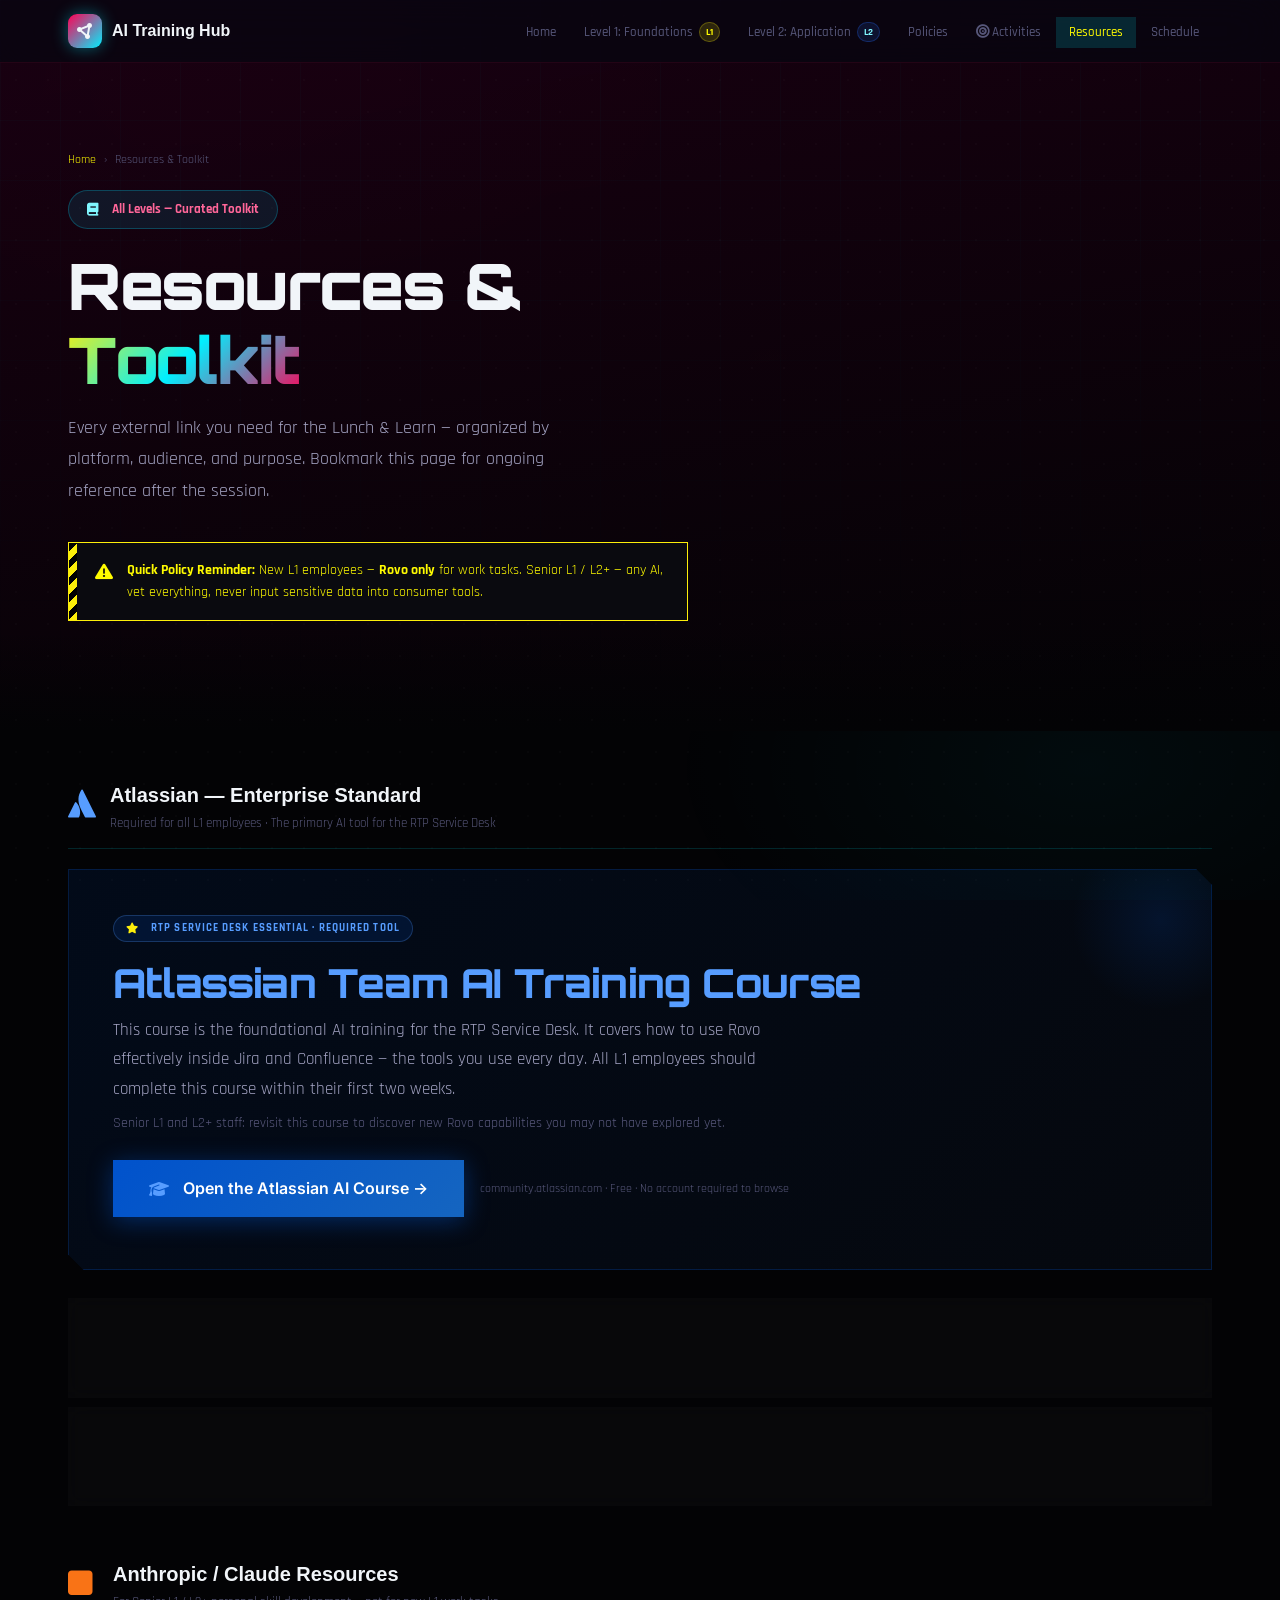
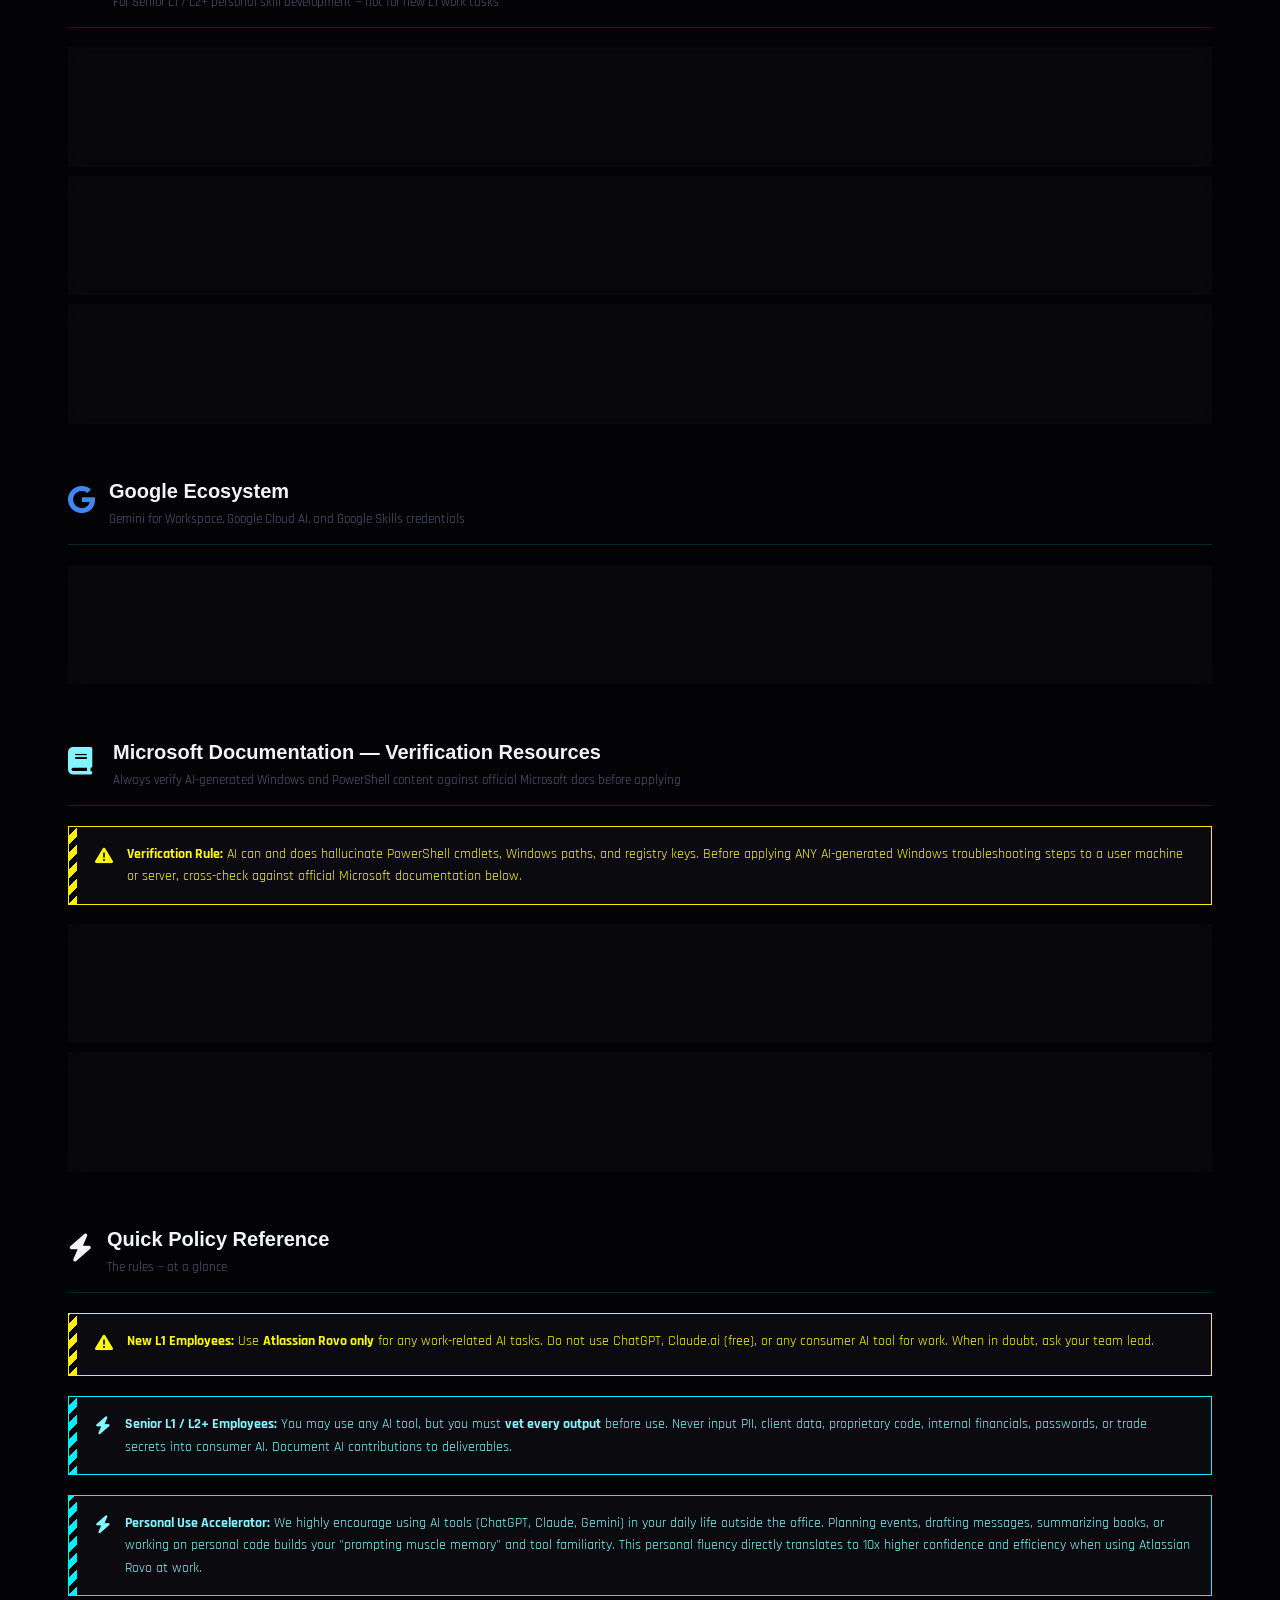
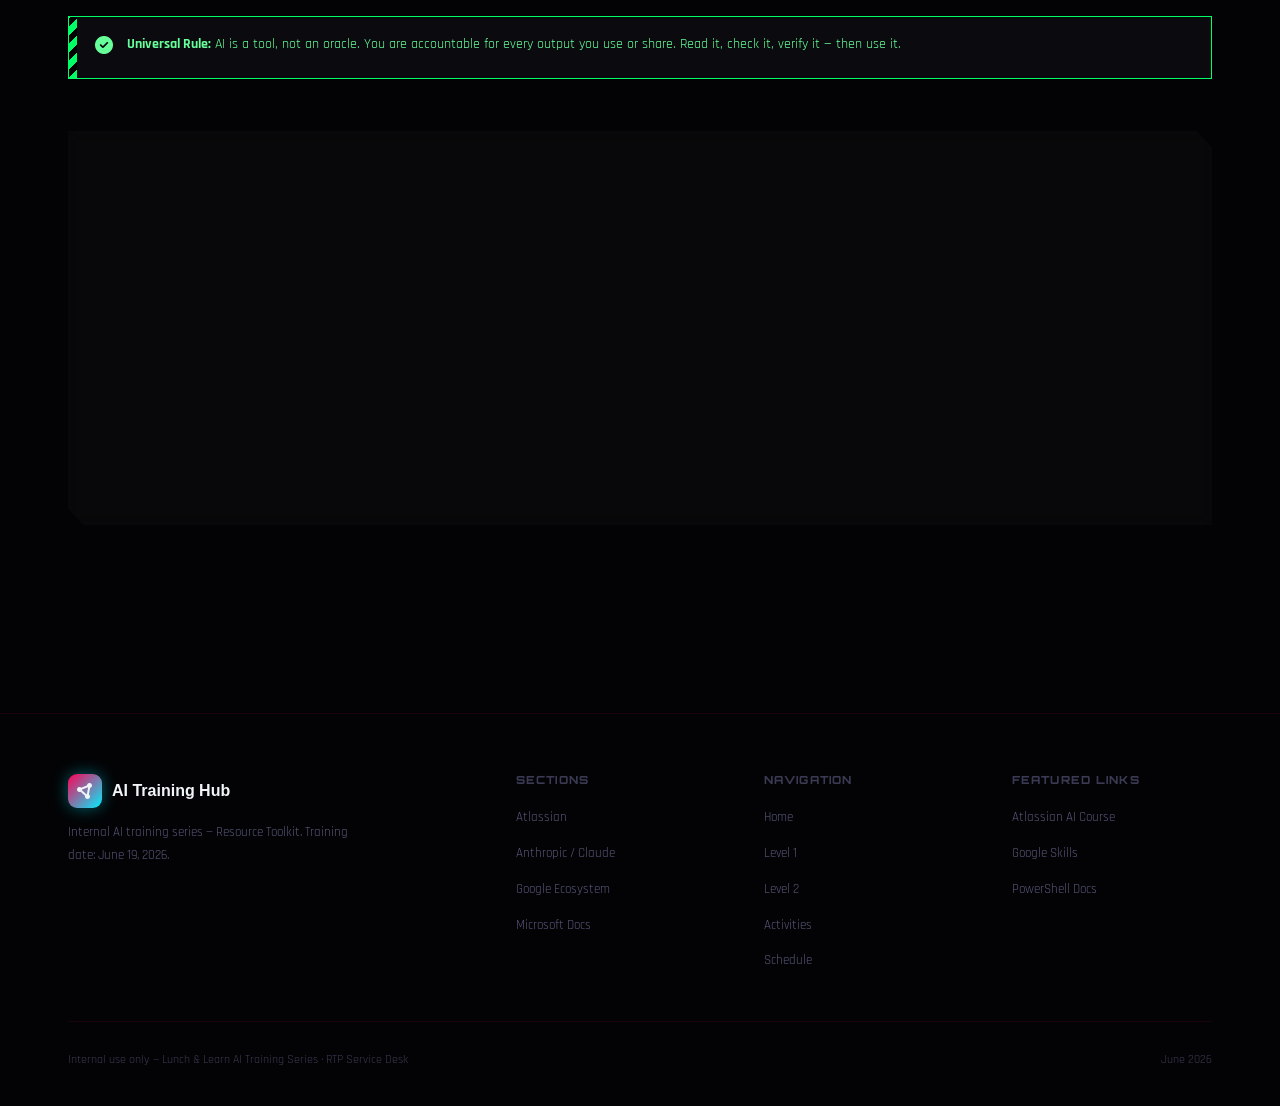
<file: resources.html>
<!DOCTYPE html>
<html lang="en">
<head>
  <meta charset="UTF-8" />
  <meta name="viewport" content="width=device-width, initial-scale=1.0" />
  <title>Resources &amp; Toolkit — AI Training Hub</title>
  <meta name="description" content="Curated AI resource toolkit for the RTP Service Desk — Atlassian Rovo, Anthropic Claude, Google Gemini, Microsoft docs, and quick policy references." />
  <link rel="stylesheet" href="style.css" />
  <link rel="stylesheet" href="https://cdnjs.cloudflare.com/ajax/libs/font-awesome/6.4.0/css/all.min.css" />
  <style>
    .resource-section { margin-bottom: 52px; }
    .resource-section-header { display: flex; align-items: center; gap: 14px; margin-bottom: 20px; padding-bottom: 14px; border-bottom: 1px solid var(--border); }
    .resource-section-icon { font-size: 28px; }
    .resource-section-title { font-family: 'Outfit', sans-serif; font-size: 1.25rem; font-weight: 700; }
    .resource-section-sub { font-size: 0.82rem; color: var(--text-muted); margin-top: 2px; }
    .resource-link-icon.icon-atl    { background: rgba(0,82,204,0.15); border: 1px solid rgba(0,82,204,0.2); }
    .resource-link-icon.icon-claude  { background: rgba(212,163,115,0.12); border: 1px solid rgba(212,163,115,0.2); }
    .resource-link-icon.icon-google  { background: rgba(66,133,244,0.12); border: 1px solid rgba(66,133,244,0.2); }
    .resource-link-icon.icon-ms      { background: rgba(0,120,212,0.12); border: 1px solid rgba(0,120,212,0.2); }
    .resource-badge {
      display: inline-flex; align-items: center; gap: 4px;
      font-size: 0.68rem; font-weight: 700; letter-spacing: 0.07em;
      text-transform: uppercase; padding: 2px 8px;
      border-radius: 999px; margin-left: 8px; vertical-align: middle;
    }
    .badge-required { background: rgba(239,68,68,0.15); border: 1px solid rgba(239,68,68,0.3); color: #fca5a5; }
    .badge-l1       { background: rgba(0,82,204,0.15); border: 1px solid rgba(0,82,204,0.3); color: var(--atlassian-light); }
    .badge-senior   { background: rgba(124,58,237,0.15); border: 1px solid rgba(124,58,237,0.3); color: var(--primary-light); }
    .resource-link-url { font-size: 0.72rem; color: var(--text-muted); margin-top: 1px; font-family: 'Courier New', monospace; }
  </style>
</head>
<body>

  <nav class="navbar" id="navbar">
    <div class="nav-inner">
      <a href="index.html" class="nav-logo">
        <div class="nav-logo-icon"><i class="fa-solid fa-circle-nodes"></i></div>
        <span>AI Training Hub</span>
      </a>
      <ul class="nav-links" id="navLinks">
        <li><a href="index.html">Home</a></li>
        <li><a href="level1.html">Level 1: Foundations <span class="nav-badge">L1</span></a></li>
        <li><a href="level2.html">Level 2: Application <span class="nav-badge" style="background:rgba(37,99,235,0.15);border-color:rgba(37,99,235,0.3);color:var(--secondary-light)">L2</span></a></li>
        <li><a href="policies.html">Policies</a></li>
        <li><a href="activities.html"><i class="fa-solid fa-bullseye"></i> Activities</a></li>
        <li><a href="resources.html">Resources</a></li>
        <li><a href="schedule.html">Schedule</a></li>
      </ul>
      <button class="nav-toggle" id="navToggle" aria-label="Toggle menu" aria-expanded="false">
        <span></span><span></span><span></span>
      </button>
    </div>
  </nav>

  <section class="page-hero">
    <div class="container">
      <div class="page-hero-content">
        <nav class="breadcrumb" aria-label="Breadcrumb">
          <a href="index.html">Home</a>
          <span>&rsaquo;</span>
          <span>Resources &amp; Toolkit</span>
        </nav>
        <div class="level-badge" style="background:rgba(6,182,212,0.12);border:1px solid rgba(6,182,212,0.3);color:var(--accent-light);">
          <i class="fa-solid fa-book" style="margin-right:6px; color:var(--secondary-light);"></i> All Levels &mdash; Curated Toolkit
        </div>
        <h1>Resources &amp; <span class="gradient-text">Toolkit</span></h1>
        <p class="hero-subtitle" style="margin-top:16px;">
          Every external link you need for the Lunch &amp; Learn &mdash; organized by platform, audience, and purpose. Bookmark this page for ongoing reference after the session.
        </p>
        <div class="callout callout-warning" style="margin-top:28px;max-width:620px;">
          <span class="callout-icon"><i class="fa-solid fa-triangle-exclamation"></i></span>
          <div>
            <strong>Quick Policy Reminder:</strong> New L1 employees &mdash; <strong>Rovo only</strong> for work tasks. Senior L1 / L2+ &mdash; any AI, vet everything, never input sensitive data into consumer tools.
          </div>
        </div>
      </div>
    </div>
  </section>

  <main>
    <div class="container" style="padding-top:48px;padding-bottom:80px;">

      <!-- ── Atlassian FEATURED ─────────────────────────────── -->
      <div class="resource-section animate-on-scroll">
        <div class="resource-section-header">
          <span class="resource-section-icon" style="color:var(--atlassian-light);"><i class="fa-brands fa-atlassian"></i></span>
          <div>
            <div class="resource-section-title">Atlassian &mdash; Enterprise Standard</div>
            <div class="resource-section-sub">Required for all L1 employees &middot; The primary AI tool for the RTP Service Desk</div>
          </div>
        </div>

        <div class="atlassian-spotlight">
          <div class="atlassian-spotlight-badge"><i class="fa-solid fa-star" style="color:#fcee0a; margin-right:6px;"></i> RTP Service Desk Essential &middot; Required Tool</div>
          <h2 style="color:var(--atlassian-light);margin-bottom:10px;">Atlassian Team AI Training Course</h2>
          <p style="max-width:660px;margin-bottom:8px;">
            This course is the foundational AI training for the RTP Service Desk. It covers how to use Rovo effectively inside Jira and Confluence &mdash; the tools you use every day. All L1 employees should complete this course within their first two weeks.
          </p>
          <p style="font-size:0.85rem;color:var(--text-muted);margin-bottom:24px;">
            Senior L1 and L2+ staff: revisit this course to discover new Rovo capabilities you may not have explored yet.
          </p>
          <div style="display:flex;align-items:center;gap:16px;flex-wrap:wrap;margin-bottom:8px;">
            <a href="https://community.atlassian.com/learning/team-training/course:15697742" target="_blank" rel="noopener" class="btn btn-atlassian btn-lg">
              <i class="fa-solid fa-graduation-cap" style="margin-right:6px; color:var(--atlassian-light);"></i> Open the Atlassian AI Course &rarr;
            </a>
            <span style="font-size:0.78rem;color:var(--text-muted);">community.atlassian.com &middot; Free &middot; No account required to browse</span>
          </div>
        </div>

        <a href="https://www.atlassian.com/rovo" target="_blank" rel="noopener" class="resource-link">
          <div class="resource-link-icon icon-atl"><i class="fa-solid fa-wand-magic-sparkles" style="color:var(--atlassian-light); margin-right:6px;"></i></div>
          <div class="resource-link-body">
            <div class="resource-link-title">Atlassian Rovo <span class="resource-badge badge-l1">L1 Tool</span></div>
            <div class="resource-link-desc">The enterprise AI assistant built into Jira and Confluence. Your primary AI tool as a new L1 employee &mdash; learn what it can do, how to search your team's knowledge, and how to use Rovo Chat.</div>
            <div class="resource-link-url">atlassian.com/rovo</div>
          </div>
          <span class="resource-link-arrow">&#8594;</span>
        </a>

        <a href="https://university.atlassian.com" target="_blank" rel="noopener" class="resource-link">
          <div class="resource-link-icon icon-atl"><i class="fa-solid fa-graduation-cap" style="margin-right:6px; color:var(--atlassian-light);"></i></div>
          <div class="resource-link-body">
            <div class="resource-link-title">Atlassian University</div>
            <div class="resource-link-desc">The full Atlassian learning platform &mdash; courses, certifications, and learning paths for Jira, Confluence, and the Atlassian product suite. Earn credentials recognized across IT orgs.</div>
            <div class="resource-link-url">university.atlassian.com</div>
          </div>
          <span class="resource-link-arrow">&#8594;</span>
        </a>
      </div>

      <!-- ── Anthropic / Claude ─────────────────────────────── -->
      <div class="resource-section animate-on-scroll">
        <div class="resource-section-header">
          <span class="resource-section-icon"><i class="fa-solid fa-square" style="color:#f97316; margin-right:6px;"></i></span>
          <div>
            <div class="resource-section-title">Anthropic / Claude Resources</div>
            <div class="resource-section-sub">For Senior L1 / L2+ personal skill development &mdash; not for new L1 work tasks</div>
          </div>
        </div>

        <a href="https://www.anthropic.com/learn" target="_blank" rel="noopener" class="resource-link">
          <div class="resource-link-icon icon-claude"><i class="fa-solid fa-microphone-lines" style="color:#f97316; margin-right:6px;"></i></div>
          <div class="resource-link-body">
            <div class="resource-link-title">Claude for You <span class="resource-badge badge-senior">Senior L1 / L2+</span></div>
            <div class="resource-link-desc">Guides for personal use and professional accounts. Covers how to get the most out of Claude for research, writing, analysis, and problem-solving. A strong reference for Senior L1 and L2+ staff developing their AI fluency.</div>
            <div class="resource-link-url">anthropic.com/learn</div>
          </div>
          <span class="resource-link-arrow">&#8594;</span>
        </a>

        <a href="https://www.anthropic.com/learn" target="_blank" rel="noopener" class="resource-link">
          <div class="resource-link-icon icon-claude"><i class="fa-solid fa-brain" style="color:#f97316; margin-right:6px;"></i></div>
          <div class="resource-link-body">
            <div class="resource-link-title">AI Fluency Course &mdash; Anthropic</div>
            <div class="resource-link-desc">Frameworks and foundations for understanding how large language models (LLMs) work. Covers reasoning, hallucination, prompt engineering theory, and responsible AI use. Excellent conceptual grounding for the whole team.</div>
            <div class="resource-link-url">anthropic.com/learn</div>
          </div>
          <span class="resource-link-arrow">&#8594;</span>
        </a>

        <a href="https://www.anthropic.com/learn" target="_blank" rel="noopener" class="resource-link">
          <div class="resource-link-icon icon-claude"><i class="fa-solid fa-clipboard-list" style="margin-right:6px;"></i></div>
          <div class="resource-link-body">
            <div class="resource-link-title">Anthropic Prompt Library</div>
            <div class="resource-link-desc">Real prompting examples across categories &mdash; summarization, coding, analysis, writing, and more. A great reference when you are stuck on how to frame a prompt. Browse for inspiration and adapt patterns to your IT service desk context.</div>
            <div class="resource-link-url">anthropic.com/learn</div>
          </div>
          <span class="resource-link-arrow">&#8594;</span>
        </a>
      </div>

      <!-- ── Google Ecosystem ──────────────────────────────── -->
      <div class="resource-section animate-on-scroll">
        <div class="resource-section-header">
          <span class="resource-section-icon" style="color:#4285F4;"><i class="fa-brands fa-google"></i></span>
          <div>
            <div class="resource-section-title">Google Ecosystem</div>
            <div class="resource-section-sub">Gemini for Workspace, Google Cloud AI, and Google Skills credentials</div>
          </div>
        </div>

        <a href="https://www.skills.google/catalog" target="_blank" rel="noopener" class="resource-link">
          <div class="resource-link-icon icon-google"><i class="fa-brands fa-google" style="color:#4285F4; margin-right:6px;"></i></div>
          <div class="resource-link-body">
            <div class="resource-link-title">Google Skills Catalog</div>
            <div class="resource-link-desc">Explore how AI is integrated into Google Workspace &mdash; Gemini for Docs, Gmail, and Slides. Focus on <strong>Duet AI / Gemini for Workspace</strong> badges. Recommended for anyone using Google Workspace tools as part of their daily workflow. Free badges available.</div>
            <div class="resource-link-url">skills.google/catalog</div>
          </div>
          <span class="resource-link-arrow">&#8594;</span>
        </a>
      </div>

      <!-- ── Microsoft Documentation ───────────────────────── -->
      <div class="resource-section animate-on-scroll">
        <div class="resource-section-header">
          <span class="resource-section-icon"><i class="fa-solid fa-book" style="margin-right:6px; color:var(--secondary-light);"></i></span>
          <div>
            <div class="resource-section-title">Microsoft Documentation &mdash; Verification Resources</div>
            <div class="resource-section-sub">Always verify AI-generated Windows and PowerShell content against official Microsoft docs before applying</div>
          </div>
        </div>

        <div class="callout callout-warning" style="margin-bottom:20px;">
          <span class="callout-icon"><i class="fa-solid fa-triangle-exclamation"></i></span>
          <div style="font-size:0.875rem;">
            <strong>Verification Rule:</strong> AI can and does hallucinate PowerShell cmdlets, Windows paths, and registry keys. Before applying ANY AI-generated Windows troubleshooting steps to a user machine or server, cross-check against official Microsoft documentation below.
          </div>
        </div>

        <a href="https://docs.microsoft.com/en-us/windows" target="_blank" rel="noopener" class="resource-link">
          <div class="resource-link-icon icon-ms"><i class="fa-brands fa-windows" style="color:var(--secondary-light); margin-right:6px;"></i></div>
          <div class="resource-link-body">
            <div class="resource-link-title">Windows Documentation &mdash; Microsoft Learn</div>
            <div class="resource-link-desc">Use this to verify any Windows troubleshooting steps AI gives you before applying them to user machines. Covers Windows 10/11, Windows Server, Group Policy, registry, and more. The authoritative reference for IT support.</div>
            <div class="resource-link-url">docs.microsoft.com/en-us/windows</div>
          </div>
          <span class="resource-link-arrow">&#8594;</span>
        </a>

        <a href="https://docs.microsoft.com/en-us/powershell" target="_blank" rel="noopener" class="resource-link">
          <div class="resource-link-icon icon-ms"><i class="fa-solid fa-terminal" style="color:var(--secondary-light); margin-right:6px;"></i></div>
          <div class="resource-link-body">
            <div class="resource-link-title">PowerShell Documentation &mdash; Microsoft Learn</div>
            <div class="resource-link-desc">Always verify PowerShell cmdlet syntax here. Do not run AI-generated scripts without checking against official docs. AI frequently invents cmdlet names or parameter flags that do not exist. This reference covers PowerShell 5.1, 7.x, and PowerShell Core.</div>
            <div class="resource-link-url">docs.microsoft.com/en-us/powershell</div>
          </div>
          <span class="resource-link-arrow">&#8594;</span>
        </a>
      </div>

      <!-- ── Quick Policy Reference ────────────────────────── -->
      <div class="resource-section animate-on-scroll">
        <div class="resource-section-header">
          <span class="resource-section-icon"><i class="fa-solid fa-bolt"></i></span>
          <div>
            <div class="resource-section-title">Quick Policy Reference</div>
            <div class="resource-section-sub">The rules &mdash; at a glance</div>
          </div>
        </div>

        <div class="callout callout-warning" style="margin-bottom:16px;">
          <span class="callout-icon"><i class="fa-solid fa-triangle-exclamation"></i></span>
          <div>
            <strong>New L1 Employees:</strong> Use <strong>Atlassian Rovo only</strong> for any work-related AI tasks. Do not use ChatGPT, Claude.ai (free), or any consumer AI tool for work. When in doubt, ask your team lead.
          </div>
        </div>

        <div class="callout callout-info" style="margin-bottom:16px;">
          <span class="callout-icon"><i class="fa-solid fa-bolt"></i></span>
          <div>
            <strong>Senior L1 / L2+ Employees:</strong> You may use any AI tool, but you must <strong>vet every output</strong> before use. Never input PII, client data, proprietary code, internal financials, passwords, or trade secrets into consumer AI. Document AI contributions to deliverables.
          </div>
        </div>

        <div class="callout callout-info" style="margin-bottom:16px;">
          <span class="callout-icon"><i class="fa-solid fa-bolt"></i></span>
          <div>
            <strong>Personal Use Accelerator:</strong> We highly encourage using AI tools (ChatGPT, Claude, Gemini) in your daily life outside the office. Planning events, drafting messages, summarizing books, or working on personal code builds your "prompting muscle memory" and tool familiarity. This personal fluency directly translates to 10x higher confidence and efficiency when using Atlassian Rovo at work.
          </div>
        </div>

        <div class="callout callout-success">
          <span class="callout-icon"><i class="fa-solid fa-circle-check"></i></span>
          <div>
            <strong>Universal Rule:</strong> AI is a tool, not an oracle. You are accountable for every output you use or share. Read it, check it, verify it &mdash; then use it.
          </div>
        </div>
      </div>

      <!-- ── All Links Summary ──────────────────────────────── -->
      <div class="module animate-on-scroll" style="margin-top:0;">
        <div class="module-number"><i class="fa-solid fa-link" style="margin-right:6px;"></i></div>
        <h3 style="margin-bottom:20px;"><i class="fa-solid fa-link" style="margin-right:6px;"></i> All Links &mdash; Quick Reference</h3>
        <div class="grid-2 stagger">
          <div>
            <h4 style="color:var(--atlassian-light);margin-bottom:12px;"><i class="fa-brands fa-atlassian" style="margin-right:6px;"></i> Atlassian</h4>
            <ul class="objectives">
              <li><a href="https://community.atlassian.com/learning/team-training/course:15697742" target="_blank" rel="noopener">Atlassian AI Team Training Course</a></li>
              <li><a href="https://www.atlassian.com/rovo" target="_blank" rel="noopener">Atlassian Rovo</a></li>
              <li><a href="https://university.atlassian.com" target="_blank" rel="noopener">Atlassian University</a></li>
            </ul>
            <h4 style="color:var(--google);margin-bottom:12px;margin-top:20px;"><i class="fa-brands fa-google" style="margin-right:6px;"></i> Google</h4>
            <ul class="objectives">
              <li><a href="https://www.skills.google/catalog" target="_blank" rel="noopener">Google Skills Catalog</a></li>
            </ul>
          </div>
          <div>
            <h4 style="color:var(--anthropic);margin-bottom:12px;"><i class="fa-solid fa-fire-flame-curved" style="color:#f97316; margin-right:6px;"></i> Anthropic / Claude</h4>
            <ul class="objectives">
              <li><a href="https://www.anthropic.com/learn" target="_blank" rel="noopener">Anthropic Learn (Claude for You)</a></li>
              <li><a href="https://www.anthropic.com/learn" target="_blank" rel="noopener">AI Fluency Course</a></li>
              <li><a href="https://www.anthropic.com/learn" target="_blank" rel="noopener">Prompt Library</a></li>
            </ul>
            <h4 style="color:var(--secondary-light);margin-bottom:12px;margin-top:20px;"><i class="fa-solid fa-book" style="margin-right:6px; color:var(--secondary-light);"></i> Microsoft Docs</h4>
            <ul class="objectives">
              <li><a href="https://docs.microsoft.com/en-us/windows" target="_blank" rel="noopener">Windows Documentation</a></li>
              <li><a href="https://docs.microsoft.com/en-us/powershell" target="_blank" rel="noopener">PowerShell Documentation</a></li>
            </ul>
          </div>
        </div>
      </div>

    </div>
  </main>

  <footer class="footer">
    <div class="container">
      <div class="footer-inner">
        <div class="footer-brand">
          <div class="nav-logo" style="display:inline-flex;">
            <div class="nav-logo-icon"><i class="fa-solid fa-circle-nodes"></i></div>
            <span>AI Training Hub</span>
          </div>
          <p>Internal AI training series &mdash; Resource Toolkit. Training date: June 19, 2026.</p>
        </div>
        <div class="footer-col">
          <h5>Sections</h5>
          <ul>
            <li><a href="#atlassian">Atlassian</a></li>
            <li><a href="#anthropic">Anthropic / Claude</a></li>
            <li><a href="#google">Google Ecosystem</a></li>
            <li><a href="#microsoft">Microsoft Docs</a></li>
          </ul>
        </div>
        <div class="footer-col">
          <h5>Navigation</h5>
          <ul>
            <li><a href="index.html">Home</a></li>
            <li><a href="level1.html">Level 1</a></li>
            <li><a href="level2.html">Level 2</a></li>
            <li><a href="activities.html">Activities</a></li>
            <li><a href="schedule.html">Schedule</a></li>
            
          </ul>
        </div>
        <div class="footer-col">
          <h5>Featured Links</h5>
          <ul>
            <li><a href="https://community.atlassian.com/learning/team-training/course:15697742" target="_blank" rel="noopener">Atlassian AI Course</a></li>
            <li><a href="https://www.skills.google/catalog" target="_blank" rel="noopener">Google Skills</a></li>
            <li><a href="https://docs.microsoft.com/en-us/powershell" target="_blank" rel="noopener">PowerShell Docs</a></li>
          </ul>
        </div>
      </div>
      <div class="footer-bottom">
        <span>Internal use only &mdash; Lunch &amp; Learn AI Training Series &middot; RTP Service Desk</span>
        <span>June 2026</span>
      </div>
    </div>
  </footer>

  <script src="app.js"></script>
</body>
</html>
</file>
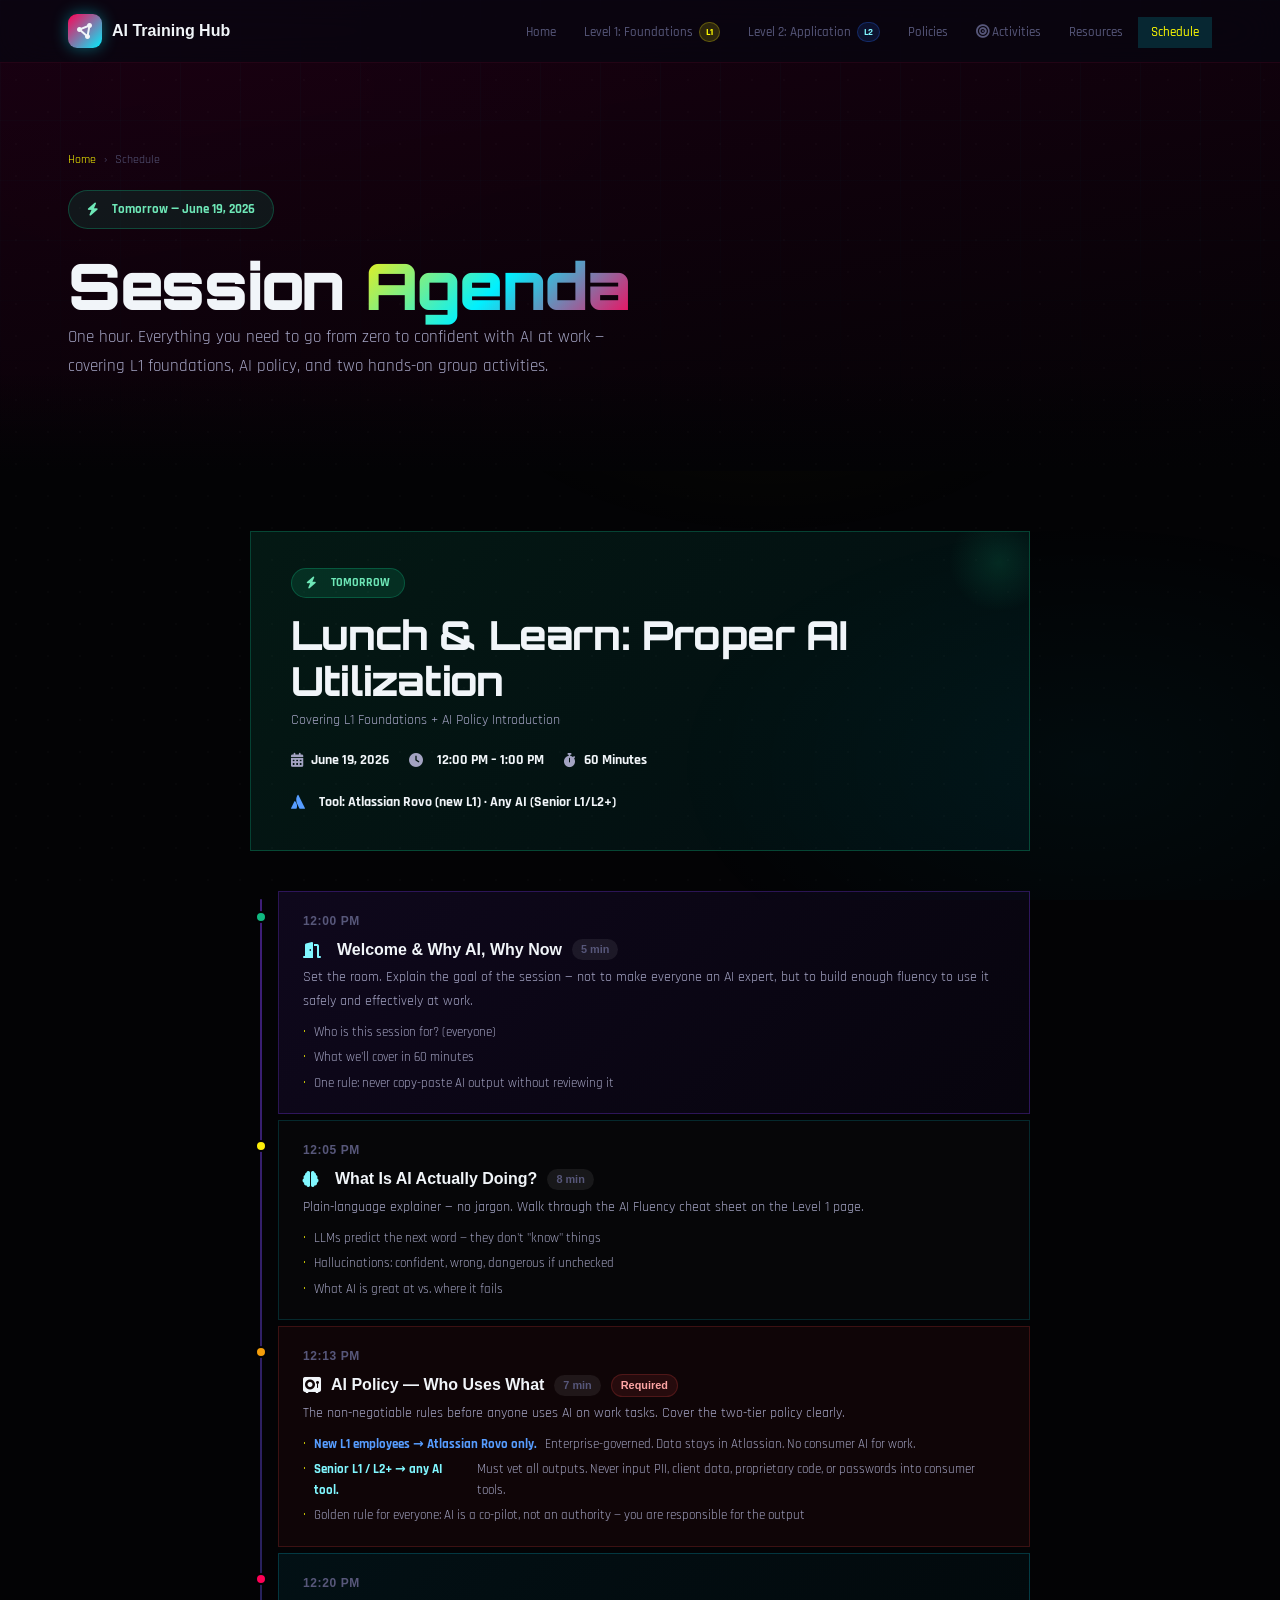
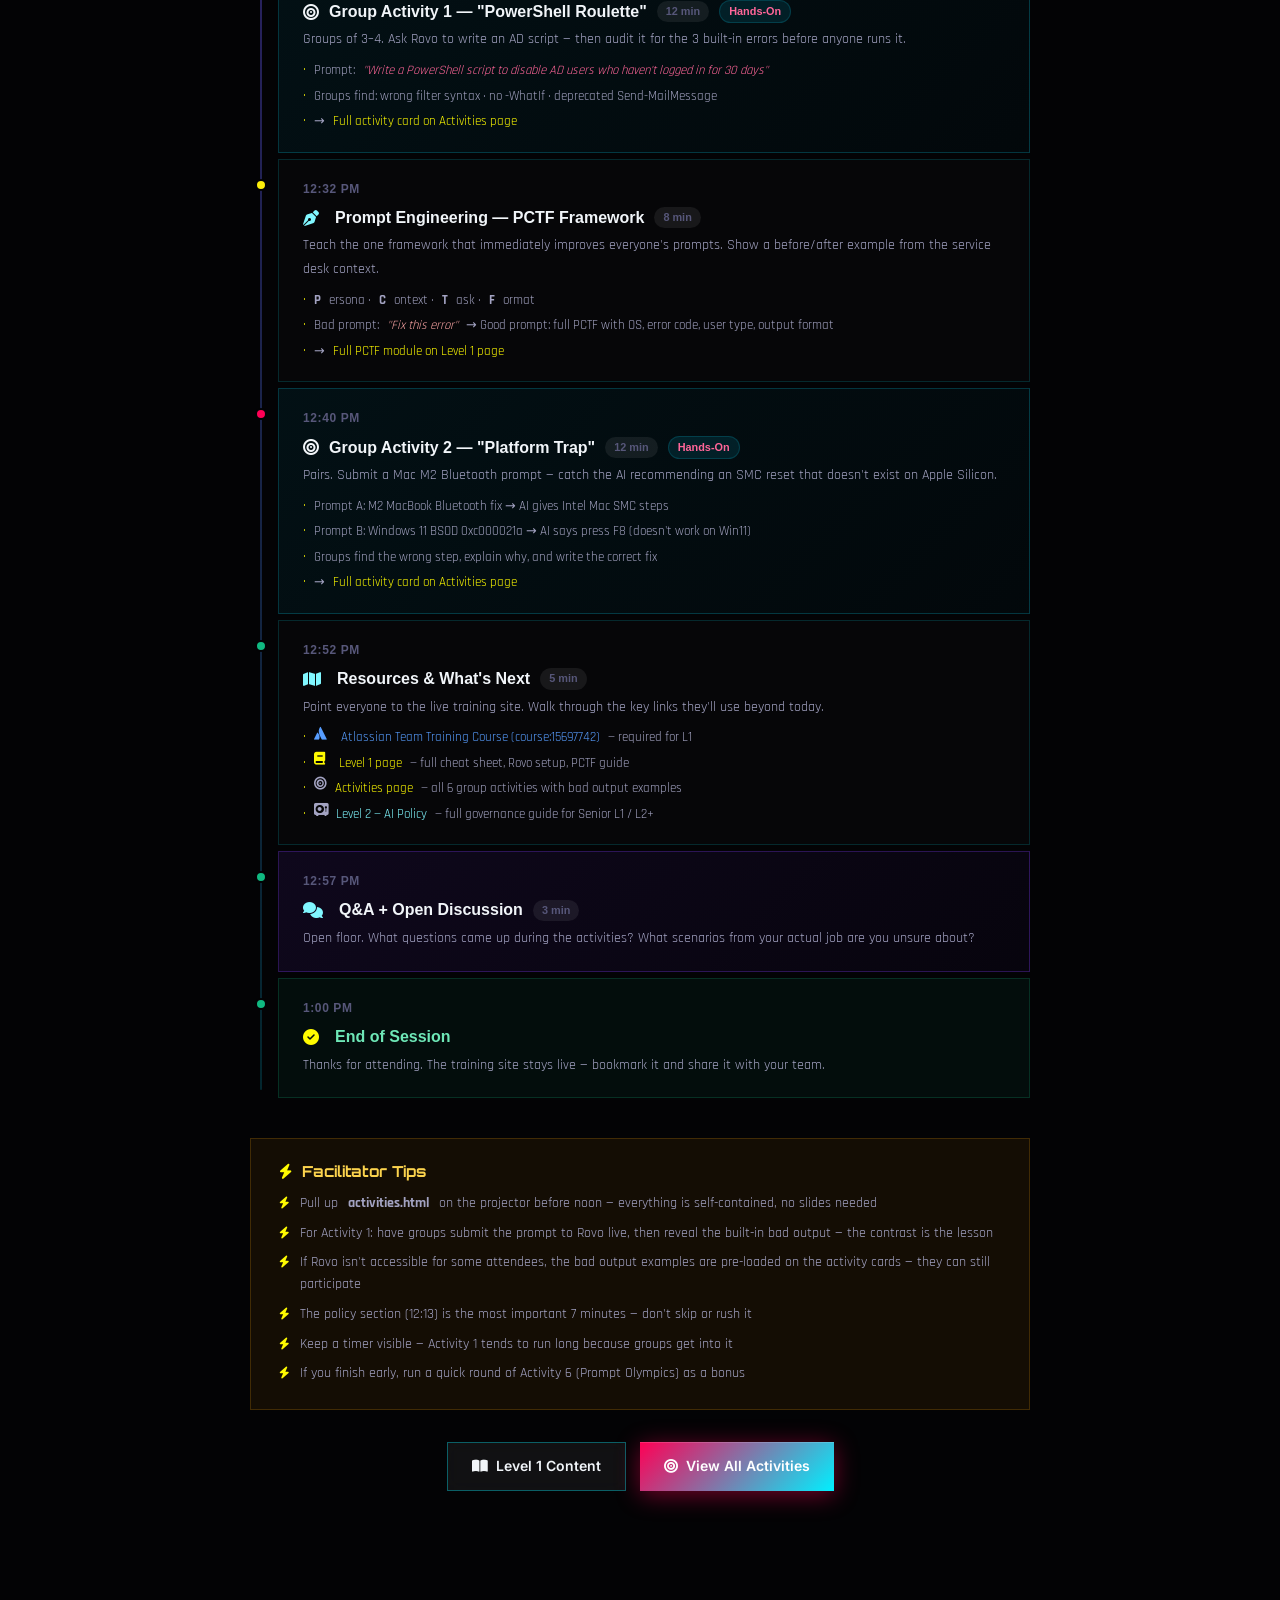
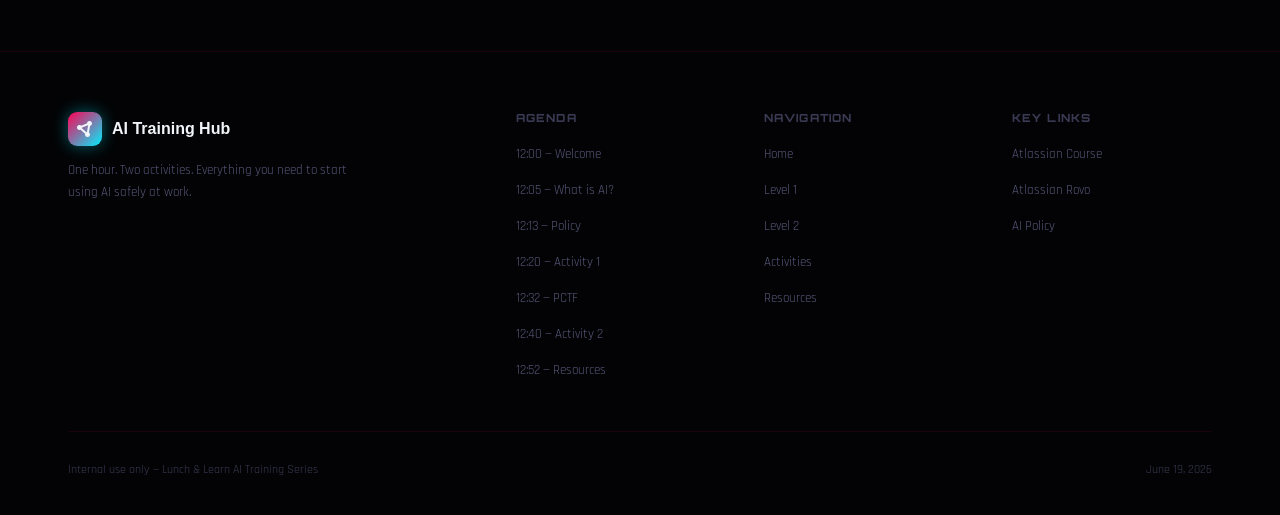
<file: schedule.html>
<!DOCTYPE html>
<html lang="en">
<head>
  <meta charset="UTF-8" />
  <meta name="viewport" content="width=device-width, initial-scale=1.0" />
  <title>Schedule — AI Training Hub</title>
  <meta name="description" content="Lunch & Learn session agenda — June 19, 2026 — one 1-hour session covering L1 & L2 AI training." />
  <link rel="stylesheet" href="style.css" />
  <link rel="stylesheet" href="https://cdnjs.cloudflare.com/ajax/libs/font-awesome/6.4.0/css/all.min.css" />
  <style>
    /* ── Run of show timeline ─────────────────────────────── */
    .agenda-wrap {
      max-width: 780px;
      margin: 0 auto;
    }

    .agenda-header {
      background: linear-gradient(135deg, rgba(16,185,129,0.12), rgba(6,182,212,0.06));
      border: 1px solid rgba(16,185,129,0.3);
      border-radius: var(--radius-xl);
      padding: 36px 40px;
      margin-bottom: 40px;
      position: relative;
      overflow: hidden;
    }
    .agenda-header::before {
      content: '';
      position: absolute; top: -20px; right: -20px;
      width: 100px; height: 100px;
      background: radial-gradient(circle, rgba(16,185,129,0.15), transparent 70%);
      border-radius: 50%;
    }
    .agenda-header h2 { margin-bottom: 6px; }
    .agenda-header .details {
      display: flex; gap: 20px; flex-wrap: wrap;
      margin-top: 16px;
    }
    .agenda-detail {
      display: flex; align-items: center; gap: 8px;
      font-size: 0.875rem; color: var(--text-secondary);
    }
    .agenda-detail strong { color: var(--text-primary); }

    /* Timeline */
    .timeline { position: relative; padding-left: 28px; }
    .timeline::before {
      content: '';
      position: absolute; left: 10px; top: 8px; bottom: 8px;
      width: 2px;
      background: linear-gradient(to bottom, rgba(124,58,237,0.5), rgba(6,182,212,0.2));
      border-radius: 2px;
    }

    .timeline-item {
      position: relative;
      margin-bottom: 6px;
    }

    .timeline-dot {
      position: absolute;
      left: -23px; top: 20px;
      width: 12px; height: 12px;
      border-radius: 50%;
      background: var(--primary);
      border: 2px solid var(--bg-base);
      z-index: 1;
    }
    .timeline-dot.green  { background: #10b981; }
    .timeline-dot.blue   { background: var(--secondary); }
    .timeline-dot.cyan   { background: var(--accent); }
    .timeline-dot.amber  { background: #f59e0b; }
    .timeline-dot.purple { background: var(--primary); }

    .timeline-block {
      background: var(--bg-card);
      border: 1px solid var(--border);
      border-radius: var(--radius-lg);
      padding: 20px 24px;
      transition: var(--transition-slow);
    }
    .timeline-block:hover { border-color: rgba(124,58,237,0.25); transform: translateX(4px); }

    .timeline-block.highlight {
      background: linear-gradient(135deg, rgba(124,58,237,0.1), rgba(124,58,237,0.04));
      border-color: rgba(124,58,237,0.3);
    }
    .timeline-block.highlight-activity {
      background: linear-gradient(135deg, rgba(6,182,212,0.08), rgba(6,182,212,0.03));
      border-color: rgba(6,182,212,0.25);
    }

    .timeline-time {
      font-family: 'Outfit', sans-serif;
      font-size: 0.75rem; font-weight: 700;
      color: var(--text-muted);
      letter-spacing: 0.05em;
      margin-bottom: 6px;
    }
    .timeline-title {
      font-family: 'Outfit', sans-serif;
      font-size: 1rem; font-weight: 700;
      color: var(--text-primary);
      margin-bottom: 4px;
      display: flex; align-items: center; gap: 10px;
    }
    .timeline-desc { font-size: 0.85rem; color: var(--text-secondary); margin: 0; }

    .duration-pill {
      font-size: 0.68rem; font-weight: 700;
      padding: 2px 9px; border-radius: 999px;
      background: rgba(255,255,255,0.07);
      color: var(--text-muted);
      white-space: nowrap;
    }

    .activity-pill {
      font-size: 0.68rem; font-weight: 700;
      padding: 2px 9px; border-radius: 999px;
      background: rgba(6,182,212,0.12);
      color: var(--accent-light);
      border: 1px solid rgba(6,182,212,0.2);
      white-space: nowrap;
    }

    .policy-pill {
      font-size: 0.68rem; font-weight: 700;
      padding: 2px 9px; border-radius: 999px;
      background: rgba(239,68,68,0.1);
      color: #fca5a5;
      border: 1px solid rgba(239,68,68,0.2);
    }

    /* bullet points inside a block */
    .block-points { list-style: none; margin: 8px 0 0; display: flex; flex-direction: column; gap: 5px; }
    .block-points li { font-size: 0.8rem; color: var(--text-secondary); display: flex; gap: 8px; }
    .block-points li::before { content: '·'; color: var(--primary-light); font-size: 14px; line-height: 1.3; }

    /* Facilitator tips */
    .facilitator-box {
      background: rgba(245,158,11,0.07);
      border: 1px solid rgba(245,158,11,0.2);
      border-radius: var(--radius-lg);
      padding: 24px 28px;
      margin-top: 40px;
    }
    .facilitator-box h4 { color: #fcd34d; margin-bottom: 12px; font-size: 0.95rem; }
    .facilitator-box ul { list-style: none; display: flex; flex-direction: column; gap: 8px; }
    .facilitator-box ul li { font-size: 0.85rem; color: var(--text-secondary); display: flex; gap: 10px; }
    .facilitator-box ul li::before { content: '\f0e7  '; font-family: 'Font Awesome 6 Free'; font-weight: 900; font-size: 12px; color: var(--primary-light); }

    @media (max-width: 600px) {
      .agenda-header { padding: 24px; }
      .timeline { padding-left: 20px; }
      .timeline-block { padding: 16px 18px; }
      .agenda-header .details { gap: 12px; }
    }
  </style>
</head>
<body>

  <!-- ── Navigation ─────────────────────────────────────────── -->
  <nav class="navbar" id="navbar">
    <div class="nav-inner">
      <a href="index.html" class="nav-logo">
        <div class="nav-logo-icon"><i class="fa-solid fa-circle-nodes"></i></div>
        <span>AI Training Hub</span>
      </a>
      <ul class="nav-links" id="navLinks">
        <li><a href="index.html">Home</a></li>
        <li><a href="level1.html">Level 1: Foundations <span class="nav-badge">L1</span></a></li>
        <li><a href="level2.html">Level 2: Application <span class="nav-badge" style="background:rgba(37,99,235,0.15);border-color:rgba(37,99,235,0.3);color:var(--secondary-light)">L2</span></a></li>
        <li><a href="policies.html">Policies</a></li>
        <li><a href="activities.html"><i class="fa-solid fa-bullseye"></i> Activities</a></li>
        <li><a href="resources.html">Resources</a></li>
        <li><a href="schedule.html">Schedule</a></li>
      </ul>
      <button class="nav-toggle" id="navToggle" aria-label="Toggle menu" aria-expanded="false">
        <span></span><span></span><span></span>
      </button>
    </div>
  </nav>

  <!-- ── Page Hero ──────────────────────────────────────────── -->
  <section class="page-hero">
    <div class="container">
      <div class="page-hero-content">
        <div class="breadcrumb"><a href="index.html">Home</a><span>›</span><span>Schedule</span></div>
        <div class="level-badge" style="background:rgba(16,185,129,0.12);border:1px solid rgba(16,185,129,0.3);color:#6ee7b7;"><i class="fa-solid fa-bolt" style="margin-right:6px;"></i> Tomorrow — June 19, 2026</div>
        <h1>Session <span class="gradient-text">Agenda</span></h1>
        <p style="font-size:1.05rem;color:var(--text-secondary);max-width:540px;">
          One hour. Everything you need to go from zero to confident with AI at work — covering L1 foundations, AI policy, and two hands-on group activities.
        </p>
      </div>
    </div>
  </section>

  <main>
    <div class="container" style="padding-top:60px;padding-bottom:80px;">
      <div class="agenda-wrap">

        <!-- Session header card -->
        <div class="agenda-header animate-on-scroll">
          <div style="display:inline-flex;align-items:center;gap:8px;background:rgba(16,185,129,0.15);border:1px solid rgba(16,185,129,0.3);border-radius:999px;padding:4px 14px;font-size:0.75rem;font-weight:700;color:#6ee7b7;margin-bottom:14px;">
            <i class="fa-solid fa-bolt" style="margin-right:6px;"></i> TOMORROW
          </div>
          <h2 style="margin-bottom:4px;">Lunch &amp; Learn: Proper AI Utilization</h2>
          <p style="font-size:0.9rem;color:var(--text-secondary);margin:0;">Covering L1 Foundations + AI Policy Introduction</p>
          <div class="details">
            <div class="agenda-detail"><i class="fa-solid fa-calendar-days"></i> <strong>June 19, 2026</strong></div>
            <div class="agenda-detail"><i class="fa-solid fa-clock" style="margin-right:6px;"></i> <strong>12:00 PM – 1:00 PM</strong></div>
            <div class="agenda-detail"><i class="fa-solid fa-stopwatch"></i> <strong>60 Minutes</strong></div>
            <div class="agenda-detail"><i class="fa-brands fa-atlassian" style="color:var(--atlassian-light); margin-right:6px;"></i> <strong>Tool: Atlassian Rovo (new L1) · Any AI (Senior L1/L2+)</strong></div>
          </div>
        </div>

        <!-- Timeline -->
        <div class="timeline animate-on-scroll">

          <!-- 12:00 -->
          <div class="timeline-item">
            <div class="timeline-dot green"></div>
            <div class="timeline-block highlight">
              <div class="timeline-time">12:00 PM</div>
              <div class="timeline-title">
                <i class="fa-solid fa-door-open" style="color:var(--secondary-light); margin-right:6px;"></i> Welcome &amp; Why AI, Why Now
                <span class="duration-pill">5 min</span>
              </div>
              <p class="timeline-desc">Set the room. Explain the goal of the session — not to make everyone an AI expert, but to build enough fluency to use it safely and effectively at work.</p>
              <ul class="block-points">
                <li>Who is this session for? (everyone)</li>
                <li>What we'll cover in 60 minutes</li>
                <li>One rule: never copy-paste AI output without reviewing it</li>
              </ul>
            </div>
          </div>

          <!-- 12:05 -->
          <div class="timeline-item">
            <div class="timeline-dot purple"></div>
            <div class="timeline-block">
              <div class="timeline-time">12:05 PM</div>
              <div class="timeline-title">
                <i class="fa-solid fa-brain" style="color:var(--secondary-light); margin-right:6px;"></i> What Is AI Actually Doing?
                <span class="duration-pill">8 min</span>
              </div>
              <p class="timeline-desc">Plain-language explainer — no jargon. Walk through the AI Fluency cheat sheet on the Level 1 page.</p>
              <ul class="block-points">
                <li>LLMs predict the next word — they don't "know" things</li>
                <li>Hallucinations: confident, wrong, dangerous if unchecked</li>
                <li>What AI is great at vs. where it fails</li>
              </ul>
            </div>
          </div>

          <!-- 12:13 -->
          <div class="timeline-item">
            <div class="timeline-dot amber"></div>
            <div class="timeline-block" style="background:rgba(239,68,68,0.05);border-color:rgba(239,68,68,0.2);">
              <div class="timeline-time">12:13 PM</div>
              <div class="timeline-title">
                <i class="fa-solid fa-vault"></i> AI Policy — Who Uses What
                <span class="duration-pill">7 min</span>
                <span class="policy-pill">Required</span>
              </div>
              <p class="timeline-desc">The non-negotiable rules before anyone uses AI on work tasks. Cover the two-tier policy clearly.</p>
              <ul class="block-points">
                <li><strong style="color:var(--atlassian-light);">New L1 employees → Atlassian Rovo only.</strong> Enterprise-governed. Data stays in Atlassian. No consumer AI for work.</li>
                <li><strong style="color:var(--secondary-light);">Senior L1 / L2+ → any AI tool.</strong> Must vet all outputs. Never input PII, client data, proprietary code, or passwords into consumer tools.</li>
                <li>Golden rule for everyone: AI is a co-pilot, not an authority — you are responsible for the output</li>
              </ul>
            </div>
          </div>

          <!-- 12:20 — Activity 1 -->
          <div class="timeline-item">
            <div class="timeline-dot cyan"></div>
            <div class="timeline-block highlight-activity">
              <div class="timeline-time">12:20 PM</div>
              <div class="timeline-title">
                <i class="fa-solid fa-bullseye"></i> Group Activity 1 — "PowerShell Roulette"
                <span class="duration-pill">12 min</span>
                <span class="activity-pill">Hands-On</span>
              </div>
              <p class="timeline-desc">Groups of 3–4. Ask Rovo to write an AD script — then audit it for the 3 built-in errors before anyone runs it.</p>
              <ul class="block-points">
                <li>Prompt: <em style="color:var(--accent-light);">"Write a PowerShell script to disable AD users who haven't logged in for 30 days"</em></li>
                <li>Groups find: wrong filter syntax · no -WhatIf · deprecated Send-MailMessage</li>
                <li>→ <a href="activities.html#act1" style="color:var(--primary-light);">Full activity card on Activities page</a></li>
              </ul>
            </div>
          </div>

          <!-- 12:32 -->
          <div class="timeline-item">
            <div class="timeline-dot purple"></div>
            <div class="timeline-block">
              <div class="timeline-time">12:32 PM</div>
              <div class="timeline-title">
                <i class="fa-solid fa-pen-nib" style="color:var(--secondary-light); margin-right:6px;"></i> Prompt Engineering — PCTF Framework
                <span class="duration-pill">8 min</span>
              </div>
              <p class="timeline-desc">Teach the one framework that immediately improves everyone's prompts. Show a before/after example from the service desk context.</p>
              <ul class="block-points">
                <li><strong>P</strong>ersona · <strong>C</strong>ontext · <strong>T</strong>ask · <strong>F</strong>ormat</li>
                <li>Bad prompt: <em style="color:#fca5a5;">"Fix this error"</em> → Good prompt: full PCTF with OS, error code, user type, output format</li>
                <li>→ <a href="level1.html#prompting" style="color:var(--primary-light);">Full PCTF module on Level 1 page</a></li>
              </ul>
            </div>
          </div>

          <!-- 12:40 — Activity 2 -->
          <div class="timeline-item">
            <div class="timeline-dot cyan"></div>
            <div class="timeline-block highlight-activity">
              <div class="timeline-time">12:40 PM</div>
              <div class="timeline-title">
                <i class="fa-solid fa-bullseye"></i> Group Activity 2 — "Platform Trap"
                <span class="duration-pill">12 min</span>
                <span class="activity-pill">Hands-On</span>
              </div>
              <p class="timeline-desc">Pairs. Submit a Mac M2 Bluetooth prompt — catch the AI recommending an SMC reset that doesn't exist on Apple Silicon.</p>
              <ul class="block-points">
                <li>Prompt A: M2 MacBook Bluetooth fix → AI gives Intel Mac SMC steps</li>
                <li>Prompt B: Windows 11 BSOD 0xc000021a → AI says press F8 (doesn't work on Win11)</li>
                <li>Groups find the wrong step, explain why, and write the correct fix</li>
                <li>→ <a href="activities.html#act2" style="color:var(--primary-light);">Full activity card on Activities page</a></li>
              </ul>
            </div>
          </div>

          <!-- 12:52 -->
          <div class="timeline-item">
            <div class="timeline-dot green"></div>
            <div class="timeline-block">
              <div class="timeline-time">12:52 PM</div>
              <div class="timeline-title">
                <i class="fa-solid fa-map" style="color:var(--secondary-light); margin-right:6px;"></i> Resources &amp; What's Next
                <span class="duration-pill">5 min</span>
              </div>
              <p class="timeline-desc">Point everyone to the live training site. Walk through the key links they'll use beyond today.</p>
              <ul class="block-points">
                <li><i class="fa-brands fa-atlassian" style="color:var(--atlassian-light); margin-right:6px;"></i> <a href="https://community.atlassian.com/learning/team-training/course:15697742" target="_blank" rel="noopener" style="color:var(--atlassian-light);">Atlassian Team Training Course (course:15697742)</a> — required for L1</li>
                <li><i class="fa-solid fa-book" style="color:var(--primary-light); margin-right:6px;"></i> <a href="level1.html" style="color:var(--primary-light);">Level 1 page</a> — full cheat sheet, Rovo setup, PCTF guide</li>
                <li><i class="fa-solid fa-bullseye"></i> <a href="activities.html" style="color:var(--primary-light);">Activities page</a> — all 6 group activities with bad output examples</li>
                <li><i class="fa-solid fa-vault"></i> <a href="level2.html#policy" style="color:var(--secondary-light);">Level 2 — AI Policy</a> — full governance guide for Senior L1 / L2+</li>
              </ul>
            </div>
          </div>

          <!-- 12:57 -->
          <div class="timeline-item">
            <div class="timeline-dot green"></div>
            <div class="timeline-block highlight">
              <div class="timeline-time">12:57 PM</div>
              <div class="timeline-title">
                <i class="fa-solid fa-comments" style="color:var(--secondary-light); margin-right:6px;"></i> Q&amp;A + Open Discussion
                <span class="duration-pill">3 min</span>
              </div>
              <p class="timeline-desc">Open floor. What questions came up during the activities? What scenarios from your actual job are you unsure about?</p>
            </div>
          </div>

          <!-- 1:00 -->
          <div class="timeline-item">
            <div class="timeline-dot green"></div>
            <div class="timeline-block" style="background:rgba(16,185,129,0.06);border-color:rgba(16,185,129,0.2);">
              <div class="timeline-time">1:00 PM</div>
              <div class="timeline-title" style="color:#6ee7b7;">
                <i class="fa-solid fa-circle-check" style="color:var(--primary-light); margin-right:6px;"></i> End of Session
              </div>
              <p class="timeline-desc">Thanks for attending. The training site stays live — bookmark it and share it with your team.</p>
            </div>
          </div>

        </div>
        <!-- end timeline -->

        <!-- Facilitator tips -->
        <div class="facilitator-box animate-on-scroll">
          <h4><i class="fa-solid fa-bolt" style="color:var(--primary-light); margin-right:6px;"></i> Facilitator Tips</h4>
          <ul>
            <li>Pull up <strong>activities.html</strong> on the projector before noon — everything is self-contained, no slides needed</li>
            <li>For Activity 1: have groups submit the prompt to Rovo live, then reveal the built-in bad output — the contrast is the lesson</li>
            <li>If Rovo isn't accessible for some attendees, the bad output examples are pre-loaded on the activity cards — they can still participate</li>
            <li>The policy section (12:13) is the most important 7 minutes — don't skip or rush it</li>
            <li>Keep a timer visible — Activity 1 tends to run long because groups get into it</li>
            <li>If you finish early, run a quick round of Activity 6 (Prompt Olympics) as a bonus</li>
          </ul>
        </div>

        <!-- Navigation -->
        <div style="display:flex;gap:14px;justify-content:center;flex-wrap:wrap;margin-top:32px;">
          <a href="level1.html" class="btn btn-secondary" id="btn-sched-l1"><i class="fa-solid fa-book-open"></i> Level 1 Content</a>
          <a href="activities.html" class="btn btn-primary" id="btn-sched-acts"><i class="fa-solid fa-bullseye"></i> View All Activities</a>
        </div>

      </div>
    </div>
  </main>

  <!-- ── Footer ─────────────────────────────────────────────── -->
  <footer class="footer">
    <div class="container">
      <div class="footer-inner">
        <div class="footer-brand">
          <div class="nav-logo" style="display:inline-flex;"><div class="nav-logo-icon"><i class="fa-solid fa-circle-nodes"></i></div><span>AI Training Hub</span></div>
          <p>One hour. Two activities. Everything you need to start using AI safely at work.</p>
        </div>
        <div class="footer-col">
          <h5>Agenda</h5>
          <ul>
            <li><a href="#">12:00 — Welcome</a></li>
            <li><a href="#">12:05 — What is AI?</a></li>
            <li><a href="#">12:13 — Policy</a></li>
            <li><a href="#">12:20 — Activity 1</a></li>
            <li><a href="#">12:32 — PCTF</a></li>
            <li><a href="#">12:40 — Activity 2</a></li>
            <li><a href="#">12:52 — Resources</a></li>
          </ul>
        </div>
        <div class="footer-col">
          <h5>Navigation</h5>
          <ul>
            <li><a href="index.html">Home</a></li>
            <li><a href="level1.html">Level 1</a></li>
            <li><a href="level2.html">Level 2</a></li>
            <li><a href="activities.html">Activities</a></li>
            <li><a href="resources.html">Resources</a></li>
            
          </ul>
        </div>
        <div class="footer-col">
          <h5>Key Links</h5>
          <ul>
            <li><a href="https://community.atlassian.com/learning/team-training/course:15697742" target="_blank" rel="noopener">Atlassian Course</a></li>
            <li><a href="https://www.atlassian.com/rovo" target="_blank" rel="noopener">Atlassian Rovo</a></li>
            <li><a href="level2.html#policy">AI Policy</a></li>
          </ul>
        </div>
      </div>
      <div class="footer-bottom">
        <span>Internal use only — Lunch &amp; Learn AI Training Series</span>
        <span>June 19, 2026</span>
      </div>
    </div>
  </footer>

  <script src="app.js"></script>
</body>
</html>
</file>
<file: style.css>
/* ============================================================
   AI TRAINING HUB — Cyberpunk 2077 / Edgerunners Theme
   Futuristic yellow · Neon Cyan · Hot Pink · Beveled Cuts
   ============================================================ */

@import url('https://fonts.googleapis.com/css2?family=Orbitron:wght@500;700;900&family=Rajdhani:wght@500;600;700&family=Share+Tech+Mono&family=Inter:wght@300;400;500;600;700;800&family=JetBrains+Mono:wght@400;500;600&display=swap');

/* ── CSS Variables ─────────────────────────────────────────── */
:root {
  --bg-base:         #030305;
  --bg-surface:      #0a0a0f;
  --bg-elevated:     #121217;
  --bg-card:         rgba(255,255,255,0.015);
  --bg-card-hover:   rgba(0,240,255,0.03);
  --bg-glass:        rgba(10,10,15,0.85);

  --border:          rgba(0,240,255,0.15);
  --border-subtle:   rgba(255,0,85,0.1);
  --border-bright:   rgba(0,240,255,0.35);

  --primary:         #fcee0a; /* Cyberpunk Yellow */
  --primary-dim:     #bfa700;
  --primary-light:   #fffb00;
  --primary-glow:    rgba(252,238,10,0.25);
  --primary-glow-sm: rgba(252,238,10,0.12);

  --secondary:       #00f0ff; /* Neon Cyan */
  --secondary-light: #80f7ff;
  --secondary-glow:  rgba(0,240,255,0.25);

  --accent:          #ff0055; /* Edgerunners Pink */
  --accent-light:    #ff6699;
  --accent-glow:     rgba(255,0,85,0.3);

  --green:           #00ff66; /* Acid Green */
  --green-light:     #66ff99;
  --green-glow:      rgba(0,255,102,0.25);

  --amber:           #ff9900; /* Safety Orange */
  --amber-light:     #ffb366;
  --red-light:       #ff4d4d;

  --atlassian:       #0052cc;
  --atlassian-light: #579dff;
  --atlassian-glow:  rgba(0,82,204,0.3);

  --text-primary:    #f1f5f9;
  --text-secondary:  #a3a3c2;
  --text-muted:      #57577a;
  --text-dim:        #3a3a54;

  --gradient-hero:   radial-gradient(ellipse at 30% 50%, #1f0015 0%, #030305 60%),
                     radial-gradient(ellipse at 80% 20%, #001a1a 0%, transparent 60%);
  --gradient-primary: linear-gradient(135deg, #fcee0a 0%, #ff0055 100%);
  --gradient-cta:    linear-gradient(135deg, #ff0055 0%, #00f0ff 100%);
  --gradient-text:   linear-gradient(135deg, #fcee0a 0%, #00f0ff 50%, #ff0055 100%);
  --gradient-card:   linear-gradient(135deg, rgba(255,0,85,0.05) 0%, rgba(0,240,255,0.03) 100%);
  --gradient-atl:    linear-gradient(135deg, rgba(0,82,204,0.15) 0%, rgba(87,157,255,0.05) 100%);

  --radius-xs:  0px;
  --radius-sm:  0px;
  --radius-md:  0px;
  --radius-lg:  0px;
  --radius-xl:  0px;
  --radius-2xl: 0px;

  --shadow-sm:   0 2px 8px rgba(0,0,0,0.6);
  --shadow-md:   0 8px 32px rgba(0,0,0,0.7);
  --shadow-lg:   0 24px 64px rgba(0,0,0,0.8);
  --shadow-glow-sm: 0 0 15px rgba(0,240,255,0.25);
  --shadow-glow:    0 0 30px rgba(0,240,255,0.35);
  --shadow-glow-lg: 0 0 60px rgba(255,0,85,0.25);

  --transition:      all 0.15s ease-out;
  --transition-slow: all 0.3s ease-out;
  --transition-spring: all 0.35s cubic-bezier(0.175, 0.885, 0.32, 1.275);
}

/* ── Reset ──────────────────────────────────────────────────── */
*, *::before, *::after { box-sizing: border-box; margin: 0; padding: 0; }
html { scroll-behavior: smooth; font-size: 16px; }
body {
  font-family: 'Rajdhani', system-ui, sans-serif;
  background-color: var(--bg-base);
  color: var(--text-primary);
  line-height: 1.6;
  min-height: 100vh;
  overflow-x: hidden;
  -webkit-font-smoothing: antialiased;
  font-size: 1.05rem;
}

/* ── Global background ──────────────────────────────────────── */
body::before {
  content: '';
  position: fixed; inset: 0;
  background:
    radial-gradient(ellipse 80% 60% at 20% 10%, rgba(255,0,85,0.05) 0%, transparent 60%),
    radial-gradient(ellipse 60% 50% at 85% 85%, rgba(0,240,255,0.04) 0%, transparent 55%),
    radial-gradient(ellipse 50% 40% at 60% 40%, rgba(252,238,10,0.03) 0%, transparent 50%);
  pointer-events: none;
  z-index: 0;
  animation: ambientPulse 15s ease-in-out infinite alternate;
}

@keyframes ambientPulse {
  0%   { opacity: 0.8; transform: scale(1); }
  100% { opacity: 1;   transform: scale(1.05); }
}

/* Dot grid overlay */
body::after {
  content: '';
  position: fixed; inset: 0;
  background-image: radial-gradient(rgba(255,255,255,0.02) 1px, transparent 1px);
  background-size: 32px 32px;
  pointer-events: none;
  z-index: 0;
}

/* ── Typography ─────────────────────────────────────────────── */
h1,h2,h3,h4,h5 { font-family: 'Orbitron', sans-serif; line-height: 1.15; letter-spacing: -0.02em; }
h1 { font-size: clamp(2.4rem, 5.5vw, 4rem); font-weight: 900; }
h2 { font-size: clamp(1.6rem, 3.5vw, 2.5rem); font-weight: 800; }
h3 { font-size: clamp(1.15rem, 2vw, 1.5rem); font-weight: 700; }
h4 { font-size: 1.05rem; font-weight: 700; }
h5 { font-size: 0.85rem; font-weight: 700; }
p  { color: var(--text-secondary); line-height: 1.75; }
a  { color: var(--primary-light); text-decoration: none; transition: var(--transition); }
a:hover { color: var(--accent-light); }
code { font-family: 'JetBrains Mono', monospace; font-size: 0.85em; }

.gradient-text {
  background: var(--gradient-text);
  -webkit-background-clip: text;
  -webkit-text-fill-color: transparent;
  background-clip: text;
}

.text-glow {
  text-shadow: 0 0 30px rgba(0,240,255,0.5), 0 0 60px rgba(0,240,255,0.2);
}

/* ── Layout ─────────────────────────────────────────────────── */
.container { max-width: 1200px; margin: 0 auto; padding: 0 28px; position: relative; z-index: 1; }
.section { padding: 100px 0; }
.section-sm { padding: 60px 0; }

/* ── Glassmorphism ──────────────────────────────────────────── */
.glass {
  background: var(--bg-glass);
  backdrop-filter: blur(20px);
  -webkit-backdrop-filter: blur(20px);
  border: 1px solid var(--border);
}

/* ── Animated gradient border ───────────────────────────────── */
.gradient-border {
  position: relative;
  background: var(--bg-card);
  border-radius: var(--radius-lg);
}
.gradient-border::before {
  content: '';
  position: absolute; inset: -1px;
  border-radius: inherit;
  background: linear-gradient(135deg, rgba(255,0,85,0.4), rgba(0,240,255,0.2), rgba(252,238,10,0.3));
  z-index: -1;
  opacity: 0;
  transition: opacity 0.3s ease;
}
.gradient-border:hover::before { opacity: 1; }

/* ── Navigation ─────────────────────────────────────────────── */
.navbar {
  position: fixed; top: 0; left: 0; right: 0; z-index: 1000;
  padding: 0;
  background: rgba(6,6,16,0.7);
  backdrop-filter: blur(24px);
  -webkit-backdrop-filter: blur(24px);
  border-bottom: 1px solid var(--border-subtle);
  transition: var(--transition);
}
.navbar.scrolled {
  background: rgba(6,6,16,0.92);
  border-bottom-color: rgba(0,240,255,0.25);
  box-shadow: 0 4px 40px rgba(0,0,0,0.6), 0 0 0 1px rgba(0,240,255,0.05);
}
.nav-inner {
  display: flex; align-items: center; justify-content: space-between;
  padding: 14px 28px; max-width: 1200px; margin: 0 auto;
}
.nav-logo {
  display: flex; align-items: center; gap: 10px;
  font-family: 'Outfit', sans-serif; font-weight: 800; font-size: 1rem;
  color: var(--text-primary); text-decoration: none;
}
.nav-logo-icon {
  width: 34px; height: 34px;
  background: var(--gradient-cta);
  border-radius: 9px;
  display: flex; align-items: center; justify-content: center;
  font-size: 16px; flex-shrink: 0;
  box-shadow: 0 0 16px rgba(0,240,255,0.4);
}
.nav-links { display: flex; align-items: center; gap: 2px; list-style: none; }
.nav-links a {
  padding: 7px 13px; border-radius: var(--radius-sm);
  color: var(--text-muted); font-size: 0.835rem; font-weight: 500;
  transition: var(--transition); white-space: nowrap;
}
.nav-links a:hover { color: var(--text-primary); background: rgba(255,255,255,0.05); }
.nav-links a.active { color: var(--primary-light); background: rgba(0,240,255,0.15); }
.nav-badge {
  display: inline-flex; align-items: center;
  background: rgba(252,238,10,0.15); border: 1px solid rgba(252,238,10,0.25);
  color: var(--primary-light); font-size: 0.65rem; font-weight: 700;
  padding: 1px 6px; border-radius: 999px; vertical-align: middle; margin-left: 3px;
}
.nav-toggle {
  display: none; flex-direction: column; gap: 5px;
  cursor: pointer; padding: 4px; background: none; border: none;
}
.nav-toggle span { display: block; width: 22px; height: 2px; background: var(--text-muted); border-radius: 2px; transition: var(--transition); }

/* ── Buttons ─────────────────────────────────────────────────── */
.btn {
  display: inline-flex; align-items: center; gap: 8px;
  padding: 12px 24px; border-radius: var(--radius-md);
  font-family: 'Inter', sans-serif; font-size: 0.875rem; font-weight: 600;
  cursor: pointer; transition: var(--transition-spring); border: none;
  text-decoration: none; white-space: nowrap; position: relative; overflow: hidden;
}
.btn::after {
  content: ''; position: absolute; inset: 0;
  background: linear-gradient(135deg, rgba(255,255,255,0.1), transparent);
  opacity: 0; transition: opacity 0.2s;
}
.btn:hover::after { opacity: 1; }

.btn-primary {
  background: var(--gradient-cta); color: #fff;
  box-shadow: 0 4px 24px rgba(255,0,85,0.45), inset 0 1px 0 rgba(255,255,255,0.15);
}
.btn-primary:hover {
  transform: translateY(-2px) scale(1.02);
  box-shadow: 0 8px 40px rgba(255,0,85,0.55), inset 0 1px 0 rgba(255,255,255,0.2);
  color: #fff;
}

.btn-secondary {
  background: rgba(255,255,255,0.06); color: var(--text-primary);
  border: 1px solid var(--border-bright); backdrop-filter: blur(8px);
}
.btn-secondary:hover {
  background: rgba(255,255,255,0.1); border-color: rgba(0,240,255,0.4);
  transform: translateY(-2px); color: var(--text-primary);
  box-shadow: var(--shadow-glow-sm);
}

.btn-outline {
  background: transparent; color: var(--primary-light);
  border: 1px solid rgba(0,240,255,0.35);
}
.btn-outline:hover {
  background: rgba(0,240,255,0.1); color: var(--primary-light);
  transform: translateY(-2px); box-shadow: var(--shadow-glow-sm);
}

.btn-atlassian {
  background: linear-gradient(135deg, #0052cc, #1565c0);
  color: #fff; box-shadow: 0 4px 24px rgba(0,82,204,0.45);
}
.btn-atlassian:hover {
  transform: translateY(-2px) scale(1.02);
  box-shadow: 0 8px 40px rgba(0,82,204,0.55); color: #fff;
}

.btn-sm { padding: 8px 16px; font-size: 0.8rem; border-radius: var(--radius-sm); }
.btn-lg { padding: 16px 36px; font-size: 1rem; border-radius: var(--radius-lg); }

/* Shimmer effect on btn-primary */
.btn-primary::before {
  content: ''; position: absolute;
  top: 0; left: -100%; width: 60%; height: 100%;
  background: linear-gradient(90deg, transparent, rgba(255,255,255,0.12), transparent);
  transition: left 0.5s ease;
}
.btn-primary:hover::before { left: 150%; }

/* ── Cards ───────────────────────────────────────────────────── */
.card {
  background: var(--bg-card);
  border: 1px solid var(--border);
  border-radius: var(--radius-lg);
  padding: 28px;
  transition: var(--transition-slow);
  position: relative; overflow: hidden;
  backdrop-filter: blur(8px);
}
.card::before {
  content: ''; position: absolute; inset: 0;
  background: var(--gradient-card); opacity: 0; transition: opacity 0.3s;
}
.card:hover {
  border-color: rgba(0,240,255,0.35);
  transform: translateY(-5px);
  box-shadow: var(--shadow-md), var(--shadow-glow-sm);
  background: var(--bg-card-hover);
}
.card:hover::before { opacity: 1; }

/* ── Glow utilities ─────────────────────────────────────────── */
.glow-yellow { box-shadow: var(--shadow-glow-sm); }
.glow-pink   { box-shadow: 0 0 40px var(--accent-glow); }
.glow-cyan   { box-shadow: 0 0 40px var(--secondary-glow); }

/* ── Hero ────────────────────────────────────────────────────── */
.hero {
  min-height: 100vh; display: flex; align-items: center;
  padding-top: 80px; position: relative; overflow: hidden;
}

/* Grid lines for hero */
.hero-grid-bg {
  position: absolute; inset: 0; pointer-events: none;
  background-image:
    linear-gradient(rgba(0,240,255,0.04) 1px, transparent 1px),
    linear-gradient(90deg, rgba(0,240,255,0.04) 1px, transparent 1px);
  background-size: 60px 60px;
  mask-image: radial-gradient(ellipse 80% 60% at 50% 50%, black 20%, transparent 80%);
}

/* Floating orbs */
.orb {
  position: absolute; border-radius: 50%;
  filter: blur(80px); pointer-events: none; z-index: 0;
}
.orb-1 {
  width: 600px; height: 600px;
  background: radial-gradient(circle, rgba(255,0,85,0.06) 0%, transparent 70%);
  top: -100px; left: -200px;
  animation: orbFloat1 20s ease-in-out infinite;
}
.orb-2 {
  width: 500px; height: 500px;
  background: radial-gradient(circle, rgba(0,240,255,0.05) 0%, transparent 70%);
  bottom: -100px; right: -100px;
  animation: orbFloat2 25s ease-in-out infinite;
}
.orb-3 {
  width: 300px; height: 300px;
  background: radial-gradient(circle, rgba(252,238,10,0.04) 0%, transparent 70%);
  top: 40%; right: 25%;
  animation: orbFloat3 18s ease-in-out infinite;
}

@keyframes orbFloat1 {
  0%,100% { transform: translate(0,0) scale(1); }
  33%      { transform: translate(40px,30px) scale(1.05); }
  66%      { transform: translate(-20px,50px) scale(0.97); }
}
@keyframes orbFloat2 {
  0%,100% { transform: translate(0,0) scale(1); }
  50%      { transform: translate(-50px,-40px) scale(1.08); }
}
@keyframes orbFloat3 {
  0%,100% { transform: translate(0,0); }
  50%      { transform: translate(30px,-20px); }
}

.hero-content { padding: 80px 0; position: relative; z-index: 2; }
.hero-layout { display: grid; grid-template-columns: 1fr 1fr; gap: 80px; align-items: center; }

/* Eyebrow badge */
.eyebrow {
  display: inline-flex; align-items: center; gap: 8px;
  background: rgba(252,238,10,0.1);
  border: 1px solid rgba(252,238,10,0.25);
  border-radius: 999px; padding: 6px 16px;
  font-size: 0.75rem; font-weight: 700; letter-spacing: 0.06em;
  text-transform: uppercase; color: var(--primary-light);
  margin-bottom: 28px;
  animation: fadeInDown 0.5s ease both;
}
.eyebrow-dot {
  width: 6px; height: 6px; border-radius: 50%;
  background: var(--primary-light);
  animation: pulse 2s ease infinite;
}

@keyframes pulse {
  0%,100% { opacity: 1; transform: scale(1); }
  50%      { opacity: 0.4; transform: scale(0.7); }
}

.hero h1 { margin-bottom: 24px; animation: fadeInDown 0.5s 0.1s ease both; }
.hero-subtitle {
  font-size: 1.15rem; color: var(--text-secondary);
  margin-bottom: 36px; max-width: 520px; line-height: 1.7;
  animation: fadeInDown 0.5s 0.2s ease both;
}

.hero-intro-card {
  background: rgba(255,255,255,0.03);
  border: 1px solid var(--border);
  border-radius: var(--radius-md);
  padding: 20px 24px; margin-bottom: 32px;
  position: relative;
  animation: fadeInDown 0.5s 0.25s ease both;
  backdrop-filter: blur(8px);
}
.hero-intro-card::before {
  content: '"';
  position: absolute; top: -16px; left: 18px;
  font-size: 4rem; color: var(--primary);
  font-family: Georgia, serif; line-height: 1; opacity: 0.6;
}
.hero-intro-card p { font-size: 0.9rem; font-style: italic; margin: 0; }

.phase-row { display: flex; gap: 10px; flex-wrap: wrap; margin-bottom: 32px; animation: fadeInDown 0.5s 0.3s ease both; }
.phase-pill {
  display: flex; align-items: center; gap: 7px;
  padding: 7px 14px; border-radius: 999px;
  font-size: 0.775rem; font-weight: 600; border: 1px solid;
}
.phase-pill.active  { background: rgba(252,238,10,0.12); border-color: rgba(252,238,10,0.3); color: var(--primary-light); }
.phase-pill.upcoming{ background: rgba(59,130,246,0.08); border-color: rgba(59,130,246,0.2); color: var(--secondary-light); }
.phase-pill .dot { width: 6px; height: 6px; border-radius: 50%; }
.phase-pill.active .dot { background: var(--primary-light); animation: pulse 2s infinite; }
.phase-pill.upcoming .dot { background: var(--secondary-light); opacity: 0.4; }

.hero-ctas { display: flex; gap: 14px; flex-wrap: wrap; animation: fadeInUp 0.5s 0.35s ease both; }

/* ── Hero Visual Panel ──────────────────────────────────────── */
.hero-panel { display: flex; flex-direction: column; gap: 14px; animation: fadeInRight 0.7s 0.2s ease both; }

.hero-panel-card {
  background: rgba(255,255,255,0.03);
  border: 1px solid var(--border);
  border-radius: var(--radius-lg);
  padding: 22px 24px;
  backdrop-filter: blur(16px);
  transition: var(--transition-slow);
  position: relative; overflow: hidden;
}
.hero-panel-card::before {
  content: ''; position: absolute;
  inset: -1px; border-radius: inherit;
  background: linear-gradient(135deg, rgba(255,0,85,0.25), rgba(0,240,255,0.12));
  opacity: 0; transition: opacity 0.3s;
  z-index: -1;
}
.hero-panel-card:hover { transform: translateX(-6px); }
.hero-panel-card:hover::before { opacity: 1; }

.panel-header { display: flex; align-items: center; gap: 12px; margin-bottom: 10px; }
.panel-icon {
  width: 38px; height: 38px; border-radius: 10px;
  display: flex; align-items: center; justify-content: center;
  font-size: 17px; flex-shrink: 0;
}
.panel-icon-atl  { background: rgba(0,82,204,0.2); border: 1px solid rgba(87,157,255,0.15); }
.panel-icon-lock { background: rgba(239,68,68,0.12); border: 1px solid rgba(239,68,68,0.15); }
.panel-icon-cal  { background: rgba(16,185,129,0.15); border: 1px solid rgba(16,185,129,0.15); }
.panel-title { font-weight: 700; font-size: 0.9rem; }
.panel-sub   { font-size: 0.72rem; color: var(--text-muted); }
.panel-body  { font-size: 0.82rem; color: var(--text-secondary); }

.mini-progress { height: 3px; background: rgba(255,255,255,0.06); border-radius: 999px; margin-top: 12px; overflow: hidden; }
.mini-progress-fill { height: 100%; border-radius: 999px; animation: progressGrow 1.4s 0.8s ease both; }
.mini-progress-fill.purple { background: linear-gradient(90deg, var(--primary), var(--accent)); width: 65%; }
.mini-progress-fill.blue   { background: linear-gradient(90deg, var(--secondary), var(--accent)); width: 20%; }

@keyframes progressGrow { from { width: 0; } }

/* ── Stats ───────────────────────────────────────────────────── */
.stats-row {
  display: grid; grid-template-columns: repeat(4,1fr); gap: 14px;
  margin: 0;
}
.stat-item {
  background: var(--bg-card); border: 1px solid var(--border);
  border-radius: var(--radius-lg); padding: 28px 20px;
  text-align: center; transition: var(--transition-slow);
  position: relative; overflow: hidden;
}
.stat-item::before {
  content: ''; position: absolute; inset: 0;
  background: var(--gradient-card); opacity: 0; transition: opacity 0.3s;
}
.stat-item:hover { border-color: rgba(0,240,255,0.3); transform: translateY(-3px); box-shadow: var(--shadow-glow-sm); }
.stat-item:hover::before { opacity: 1; }
.stat-number {
  font-family: 'Orbitron', sans-serif; font-size: 2.5rem; font-weight: 900;
  background: var(--gradient-text);
  -webkit-background-clip: text; -webkit-text-fill-color: transparent; background-clip: text;
  display: block; line-height: 1; position: relative; z-index: 1;
}
.stat-label { font-size: 0.75rem; color: var(--text-muted); margin-top: 6px; font-weight: 500; position: relative; z-index: 1; }

/* ── Section Headers ─────────────────────────────────────────── */
.section-header { text-align: center; margin-bottom: 64px; }
.section-header h2 { margin-bottom: 16px; }
.section-header p { max-width: 580px; margin: 0 auto; font-size: 1.05rem; }

.eyebrow-sm {
  display: inline-flex; align-items: center; gap: 6px;
  font-size: 0.7rem; font-weight: 800; letter-spacing: 0.12em;
  text-transform: uppercase; color: var(--primary-light);
  margin-bottom: 14px;
}

/* ── Divider ─────────────────────────────────────────────────── */
.divider { height: 1px; background: linear-gradient(90deg, transparent, rgba(0,240,255,0.2), rgba(0,240,255,0.1), transparent); }

/* ── Page Hero (inner pages) ─────────────────────────────────── */
.page-hero {
  padding: 150px 0 90px;
  position: relative; overflow: hidden;
  background: linear-gradient(170deg, rgba(31,0,21,0.8) 0%, var(--bg-base) 100%);
}
.page-hero::before {
  content: '';
  position: absolute; inset: 0;
  background-image:
    linear-gradient(rgba(0,240,255,0.04) 1px, transparent 1px),
    linear-gradient(90deg, rgba(0,240,255,0.04) 1px, transparent 1px);
  background-size: 60px 60px;
  mask-image: linear-gradient(to bottom, rgba(0,0,0,0.6), transparent);
}
.page-hero::after {
  content: ''; position: absolute; bottom: 0; left: 0; right: 0;
  height: 100px;
  background: linear-gradient(to bottom, transparent, var(--bg-base));
}
.page-hero-content { max-width: 700px; position: relative; z-index: 1; }

.breadcrumb {
  display: flex; align-items: center; gap: 8px;
  font-size: 0.78rem; color: var(--text-muted); margin-bottom: 20px;
}
.breadcrumb a { color: var(--primary-light); }

/* ── Level Badge ─────────────────────────────────────────────── */
.level-badge {
  display: inline-flex; align-items: center; gap: 8px;
  padding: 8px 18px; border-radius: 999px;
  font-size: 0.82rem; font-weight: 700; margin-bottom: 20px;
}
.level-badge-l1 { background: rgba(252,238,10,0.12); border: 1px solid rgba(252,238,10,0.25); color: var(--primary-light); }
.level-badge-l2 { background: rgba(0,240,255,0.12); border: 1px solid rgba(0,240,255,0.25); color: var(--secondary-light); }

/* ── Module blocks ───────────────────────────────────────────── */
.module {
  background: rgba(255,255,255,0.025);
  border: 1px solid var(--border);
  border-radius: var(--radius-xl);
  padding: 48px;
  margin-bottom: 28px;
  position: relative; overflow: hidden;
  transition: var(--transition-slow);
  backdrop-filter: blur(8px);
}
.module::before {
  content: ''; position: absolute; inset: 0;
  background: var(--gradient-card); opacity: 0; transition: opacity 0.3s;
}
.module:hover { border-color: rgba(0,240,255,0.25); }
.module:hover::before { opacity: 1; }
.module-number {
  position: absolute; top: 32px; right: 32px;
  font-family: 'Orbitron', sans-serif; font-size: 5rem; font-weight: 900;
  color: rgba(255,255,255,0.025); line-height: 1; pointer-events: none;
  letter-spacing: -0.05em;
}

.module-header { display: flex; align-items: flex-start; gap: 18px; margin-bottom: 28px; position: relative; z-index: 1; }
.module-icon {
  width: 56px; height: 56px; border-radius: 14px;
  display: flex; align-items: center; justify-content: center;
  font-size: 26px; flex-shrink: 0;
}

/* ── Tags ────────────────────────────────────────────────────── */
.module-tag {
  display: inline-flex; align-items: center; gap: 4px;
  font-size: 0.68rem; font-weight: 800; letter-spacing: 0.1em;
  text-transform: uppercase; padding: 3px 10px; border-radius: 999px;
  margin-bottom: 8px;
}
.tag-purple { background: rgba(252,238,10,0.12); color: var(--primary-light); border: 1px solid rgba(252,238,10,0.2); }
.tag-blue   { background: rgba(59,130,246,0.12);  color: var(--secondary-light); border: 1px solid rgba(59,130,246,0.2); }
.tag-cyan   { background: rgba(6,182,212,0.12);   color: var(--accent-light); border: 1px solid rgba(6,182,212,0.2); }
.tag-atl    { background: rgba(0,82,204,0.12);    color: var(--atlassian-light); border: 1px solid rgba(0,82,204,0.2); }
.tag-red    { background: rgba(239,68,68,0.12);   color: var(--red-light); border: 1px solid rgba(239,68,68,0.2); }
.tag-green  { background: rgba(16,185,129,0.12);  color: var(--green-light); border: 1px solid rgba(16,185,129,0.2); }
.tag-amber  { background: rgba(245,158,11,0.12);  color: var(--amber-light); border: 1px solid rgba(245,158,11,0.2); }

/* ── Terminal / Code blocks ──────────────────────────────────── */
.terminal {
  background: #020208;
  border: 1px solid rgba(0,240,255,0.25);
  border-radius: var(--radius-md);
  overflow: hidden;
  font-family: 'JetBrains Mono', monospace;
  font-size: 0.82rem;
  box-shadow: 0 8px 32px rgba(0,0,0,0.5), 0 0 0 1px rgba(0,240,255,0.08);
}
.terminal-titlebar {
  display: flex; align-items: center; gap: 8px;
  padding: 10px 16px;
  background: rgba(255,255,255,0.03);
  border-bottom: 1px solid rgba(255,255,255,0.05);
}
.terminal-dot { width: 10px; height: 10px; border-radius: 50%; }
.terminal-dot.red    { background: #ff5f57; }
.terminal-dot.yellow { background: #febc2e; }
.terminal-dot.green  { background: #28c840; }
.terminal-label { font-size: 0.7rem; color: var(--text-muted); margin-left: 6px; font-family: 'Inter', sans-serif; }
.terminal-body { padding: 20px; line-height: 1.8; }
.terminal-body .t-cmd   { color: var(--primary); }
.terminal-body .t-flag  { color: #67e8f9; }
.terminal-body .t-str   { color: #86efac; }
.terminal-body .t-err   { color: #fca5a5; }
.terminal-body .t-warn  { color: #fcd34d; }
.terminal-body .t-comment { color: #475569; }
.terminal-body .t-good  { color: #6ee7b7; }
.terminal-body .t-prompt { color: #475569; user-select: none; }

/* Bad output block */
.bad-label {
  display: inline-flex; align-items: center; gap: 6px;
  font-size: 0.68rem; font-weight: 800; letter-spacing: 0.1em;
  text-transform: uppercase;
  background: rgba(239,68,68,0.1); border: 1px solid rgba(239,68,68,0.2);
  color: var(--red-light); padding: 4px 12px; border-radius: 999px;
  margin-bottom: 10px; margin-top: 20px;
}
.good-label {
  display: inline-flex; align-items: center; gap: 6px;
  font-size: 0.68rem; font-weight: 800; letter-spacing: 0.1em;
  text-transform: uppercase;
  background: rgba(16,185,129,0.1); border: 1px solid rgba(16,185,129,0.2);
  color: var(--green-light); padding: 4px 12px; border-radius: 999px;
  margin-bottom: 10px; margin-top: 14px;
}

/* ── Error explanation box ───────────────────────────────────── */
.error-box {
  background: rgba(239,68,68,0.05);
  border: 1px solid rgba(239,68,68,0.15);
  border-radius: var(--radius-md);
  padding: 20px 24px; margin-top: 12px;
}
.error-box-title { font-size: 0.78rem; font-weight: 800; color: var(--red-light); margin-bottom: 12px; display: flex; align-items: center; gap: 8px; }
.error-list { list-style: none; display: flex; flex-direction: column; gap: 10px; }
.error-item { display: flex; gap: 12px; align-items: flex-start; }
.error-num  { flex-shrink: 0; font-size: 0.75rem; font-weight: 800; color: var(--red-light); font-family: 'JetBrains Mono', monospace; margin-top: 1px; }
.error-text { font-size: 0.82rem; color: var(--text-secondary); line-height: 1.6; }
.error-text strong { color: var(--text-primary); }
.error-text code   { color: var(--amber-light); background: rgba(245,158,11,0.1); padding: 1px 5px; border-radius: 3px; font-size: 0.85em; }

/* ── Resource links ──────────────────────────────────────────── */
.resource-link {
  display: flex; align-items: center; gap: 16px;
  background: rgba(255,255,255,0.025);
  border: 1px solid var(--border);
  border-radius: var(--radius-md);
  padding: 16px 20px; transition: var(--transition);
  text-decoration: none; color: inherit; margin-bottom: 10px;
  cursor: pointer; backdrop-filter: blur(8px);
}
.resource-link:hover {
  background: var(--bg-card-hover); border-color: rgba(0,240,255,0.35);
  transform: translateX(5px); color: inherit;
  box-shadow: var(--shadow-glow-sm);
}
.resource-link-icon {
  width: 42px; height: 42px; border-radius: 10px;
  display: flex; align-items: center; justify-content: center;
  font-size: 18px; flex-shrink: 0;
}
.resource-link-title { font-weight: 600; font-size: 0.9rem; color: var(--text-primary); margin-bottom: 2px; }
.resource-link-desc  { font-size: 0.78rem; color: var(--text-muted); }
.resource-link-arrow { color: var(--text-muted); font-size: 14px; transition: var(--transition); margin-left: auto; }
.resource-link:hover .resource-link-arrow { color: var(--primary-light); transform: translateX(3px); }

/* ── Atlassian Spotlight ─────────────────────────────────────── */
.atlassian-spotlight {
  background: linear-gradient(135deg, rgba(0,82,204,0.1) 0%, rgba(87,157,255,0.04) 100%);
  border: 1px solid rgba(0,82,204,0.25);
  border-radius: var(--radius-xl);
  padding: 44px;
  position: relative; overflow: hidden; margin-bottom: 28px;
}
.atlassian-spotlight::before {
  content: '';
  position: absolute; top: -40px; right: -40px;
  width: 180px; height: 180px;
  background: radial-gradient(circle, rgba(0,82,204,0.15) 0%, transparent 70%);
  border-radius: 50%; pointer-events: none;
}
.atlassian-spotlight-badge {
  display: inline-flex; align-items: center; gap: 6px;
  background: rgba(0,82,204,0.15); border: 1px solid rgba(87,157,255,0.25);
  color: var(--atlassian-light); font-size: 0.68rem; font-weight: 800;
  letter-spacing: 0.1em; text-transform: uppercase;
  padding: 4px 12px; border-radius: 999px; margin-bottom: 18px;
}

/* ── Activity Cards ──────────────────────────────────────────── */
.activity-card {
  background: linear-gradient(135deg, rgba(252,238,10,0.05) 0%, rgba(0,240,255,0.03) 100%);
  border: 1px solid rgba(252,238,10,0.25);
  border-radius: var(--radius-lg);
  padding: 28px 32px; margin-top: 28px;
  position: relative; overflow: hidden;
}
.activity-card::before {
  font-family: 'Font Awesome 6 Free'; font-weight: 900;
  content: '\f140  GROUP ACTIVITY';
  position: absolute; top: 16px; right: 18px;
  font-size: 0.62rem; font-weight: 800; letter-spacing: 0.1em;
  color: var(--primary-light);
  background: rgba(252,238,10,0.12); border: 1px solid rgba(252,238,10,0.2);
  padding: 3px 10px; border-radius: 999px;
}
.activity-card h4 { color: var(--primary-light); margin-bottom: 6px; font-size: 1rem; }
.activity-meta { display: flex; gap: 8px; flex-wrap: wrap; margin: 10px 0 16px; }
.activity-meta span {
  font-size: 0.7rem; font-weight: 600; padding: 3px 10px; border-radius: 999px;
  background: rgba(255,255,255,0.05); color: var(--text-muted);
  border: 1px solid var(--border);
}

.activity-steps { list-style: none; display: flex; flex-direction: column; gap: 10px; margin: 14px 0; }
.activity-steps li { display: flex; gap: 12px; align-items: flex-start; font-size: 0.85rem; color: var(--text-secondary); }
.step-num {
  flex-shrink: 0; width: 22px; height: 22px; border-radius: 50%;
  background: rgba(252,238,10,0.18); color: var(--primary-light);
  font-size: 0.68rem; font-weight: 700; display: flex; align-items: center; justify-content: center;
  margin-top: 1px; border: 1px solid rgba(252,238,10,0.2);
}

/* ── Discussion box ──────────────────────────────────────────── */
.discussion-q {
  background: rgba(6,182,212,0.05);
  border: 1px solid rgba(6,182,212,0.15);
  border-radius: var(--radius-md); padding: 16px 20px; margin-top: 14px;
}
.discussion-q p { font-size: 0.82rem; color: var(--accent-light); font-weight: 700; margin-bottom: 6px; }
.discussion-q ul { list-style: none; display: flex; flex-direction: column; gap: 4px; }
.discussion-q ul li { font-size: 0.8rem; color: var(--text-secondary); }
.discussion-q ul li::before {
  font-family: 'Font Awesome 6 Free'; font-weight: 900;
  content: '\f086  ';
  color: var(--primary-light);
  margin-right: 6px;
}

/* ── Callouts ────────────────────────────────────────────────── */
.callout {
  display: flex; gap: 14px; padding: 16px 20px; padding-left: 26px;
  border-radius: var(--radius-md); margin: 20px 0; font-size: 0.875rem;
  position: relative;
  overflow: hidden;
  background: var(--bg-surface);
}

.callout-warning {
  border: 1px solid var(--primary);
  color: var(--primary-light);
}
.callout-warning::before {
  content: '';
  position: absolute;
  top: 0; left: 0; bottom: 0;
  width: 8px;
  background: repeating-linear-gradient(
    -45deg,
    var(--primary),
    var(--primary) 6px,
    #000000 6px,
    #000000 12px
  );
}

.callout-info {
  border: 1px solid var(--secondary);
  color: var(--secondary-light);
}
.callout-info::before {
  content: '';
  position: absolute;
  top: 0; left: 0; bottom: 0;
  width: 8px;
  background: repeating-linear-gradient(
    -45deg,
    var(--secondary),
    var(--secondary) 6px,
    #000000 6px,
    #000000 12px
  );
}

.callout-success {
  border: 1px solid var(--green);
  color: var(--green-light);
}
.callout-success::before {
  content: '';
  position: absolute;
  top: 0; left: 0; bottom: 0;
  width: 8px;
  background: repeating-linear-gradient(
    -45deg,
    var(--green),
    var(--green) 6px,
    #000000 6px,
    #000000 12px
  );
}

.callout-danger {
  border: 1px solid var(--accent);
  color: var(--accent-light);
}
.callout-danger::before {
  content: '';
  position: absolute;
  top: 0; left: 0; bottom: 0;
  width: 8px;
  background: repeating-linear-gradient(
    -45deg,
    var(--accent),
    var(--accent) 6px,
    #000000 6px,
    #000000 12px
  );
}
.callout-icon { font-size: 18px; flex-shrink: 0; position: relative; z-index: 2; }

/* ── Objectives list ─────────────────────────────────────────── */
.objectives { list-style: none; display: flex; flex-direction: column; gap: 10px; margin: 16px 0; }
.objectives li {
  display: flex; align-items: flex-start; gap: 10px;
  font-size: 0.875rem; color: var(--text-secondary);
}
.objectives li::before { content: '▸'; color: var(--primary-light); font-size: 11px; margin-top: 4px; flex-shrink: 0; }

/* ── Grid Layouts ────────────────────────────────────────────── */
.grid-3 { display: grid; grid-template-columns: repeat(3,1fr); gap: 20px; }
.grid-2 { display: grid; grid-template-columns: repeat(2,1fr); gap: 20px; }

/* ── Card icon colors ────────────────────────────────────────── */
.card-icon-purple { background: rgba(252,238,10,0.12); border: 1px solid rgba(252,238,10,0.18); }
.card-icon-blue   { background: rgba(59,130,246,0.12);  border: 1px solid rgba(59,130,246,0.18); }
.card-icon-cyan   { background: rgba(6,182,212,0.12);   border: 1px solid rgba(6,182,212,0.18); }
.card-icon-atl    { background: rgba(0,82,204,0.12);    border: 1px solid rgba(0,82,204,0.18); }
.card-icon-green  { background: rgba(16,185,129,0.12);  border: 1px solid rgba(16,185,129,0.18); }
.card-icon-amber  { background: rgba(245,158,11,0.12);  border: 1px solid rgba(245,158,11,0.18); }

/* ── Footer ──────────────────────────────────────────────────── */
.footer {
  border-top: 1px solid var(--border-subtle);
  padding: 60px 0 36px;
  margin-top: 80px;
  position: relative; z-index: 1;
}
.footer-inner {
  display: grid; grid-template-columns: 2fr 1fr 1fr 1fr; gap: 48px;
  margin-bottom: 48px;
}
.footer-brand p { font-size: 0.82rem; color: var(--text-muted); margin-top: 14px; max-width: 280px; }
.footer-col h5 {
  font-size: 0.7rem; font-weight: 800; text-transform: uppercase;
  letter-spacing: 0.1em; color: var(--text-dim); margin-bottom: 16px;
}
.footer-col ul { list-style: none; display: flex; flex-direction: column; gap: 9px; }
.footer-col ul a { font-size: 0.835rem; color: var(--text-muted); transition: var(--transition); }
.footer-col ul a:hover { color: var(--primary-light); }
.footer-bottom {
  border-top: 1px solid var(--border-subtle); padding-top: 28px;
  display: flex; justify-content: space-between; align-items: center;
  font-size: 0.78rem; color: var(--text-dim);
}

/* ── Scroll animations ───────────────────────────────────────── */
.animate-on-scroll { opacity: 0; transform: translateY(28px); transition: opacity 0.65s ease, transform 0.65s ease; }
.animate-on-scroll.visible { opacity: 1; transform: translateY(0); }
.stagger > *:nth-child(1) { transition-delay: 0s; }
.stagger > *:nth-child(2) { transition-delay: 0.07s; }
.stagger > *:nth-child(3) { transition-delay: 0.14s; }
.stagger > *:nth-child(4) { transition-delay: 0.21s; }
.stagger > *:nth-child(5) { transition-delay: 0.28s; }

/* ── Keyframes ───────────────────────────────────────────────── */
@keyframes fadeInDown  { from { opacity:0; transform:translateY(-20px); } to { opacity:1; transform:translateY(0); } }
@keyframes fadeInUp    { from { opacity:0; transform:translateY(20px);  } to { opacity:1; transform:translateY(0); } }
@keyframes fadeInRight { from { opacity:0; transform:translateX(30px);  } to { opacity:1; transform:translateX(0); } }
@keyframes fadeIn      { from { opacity:0; } to { opacity:1; } }

/* ── PCTF grid ───────────────────────────────────────────────── */
.pctf-grid { display: grid; grid-template-columns: repeat(4,1fr); gap: 14px; margin-top: 20px; }
.pctf-card {
  background: var(--bg-card); border: 1px solid var(--border);
  border-radius: var(--radius-md); padding: 22px 16px; text-align: center;
  transition: var(--transition-spring);
}
.pctf-card:hover { border-color: rgba(0,240,255,0.35); transform: translateY(-5px) scale(1.02); box-shadow: var(--shadow-glow-sm); }
.pctf-letter {
  font-family: 'Orbitron', sans-serif; font-size: 2.8rem; font-weight: 900;
  background: var(--gradient-text);
  -webkit-background-clip: text; -webkit-text-fill-color: transparent; background-clip: text;
  line-height: 1; margin-bottom: 8px;
}
.pctf-card h5 { font-size: 0.82rem; margin-bottom: 5px; }
.pctf-card p  { font-size: 0.73rem; color: var(--text-muted); }


/* ── Cheat sheet table ───────────────────────────────────────── */
.cheat-sheet {
  background: rgba(255,255,255,0.02); border: 1px solid var(--border);
  border-radius: var(--radius-lg); overflow: hidden; margin-top: 20px;
}
.cheat-row { display: grid; grid-template-columns: 190px 1fr; border-bottom: 1px solid var(--border-subtle); }
.cheat-row:last-child { border-bottom: none; }
.cheat-label {
  padding: 16px 20px; background: rgba(255,255,255,0.02);
  font-size: 0.78rem; font-weight: 700; color: var(--primary-light);
  border-right: 1px solid var(--border-subtle);
  display: flex; align-items: center; gap: 8px;
}
.cheat-value { padding: 16px 20px; font-size: 0.83rem; color: var(--text-secondary); }

/* ── Responsive ──────────────────────────────────────────────── */
@media (max-width: 1024px) {
  .hero-layout { grid-template-columns: 1fr; }
  .hero-panel  { display: none; }
  .grid-3 { grid-template-columns: repeat(2,1fr); }
  .stats-row { grid-template-columns: repeat(2,1fr); }
  .footer-inner { grid-template-columns: 1fr 1fr; }
  .pctf-grid { grid-template-columns: repeat(2,1fr); }
}

@media (max-width: 768px) {
  .nav-links { display: none; }
  .nav-toggle { display: flex; }
  .nav-links.open {
    display: flex; flex-direction: column; gap: 4px;
    position: fixed; top: 62px; left: 0; right: 0;
    background: rgba(6,6,16,0.97); border-bottom: 1px solid var(--border);
    padding: 16px 24px; backdrop-filter: blur(20px); z-index: 999;
  }
  .nav-links.open a { padding: 12px; border-radius: var(--radius-sm); }
  .grid-3 { grid-template-columns: 1fr; }
  .grid-2 { grid-template-columns: 1fr; }
  .module { padding: 28px 24px; }
  .atlassian-spotlight { padding: 28px 24px; }
  .section { padding: 70px 0; }
  .footer-inner { grid-template-columns: 1fr; gap: 32px; }
  .cheat-row { grid-template-columns: 1fr; }
  .cheat-label { border-right: none; border-bottom: 1px solid var(--border-subtle); }
  .hero-ctas { flex-direction: column; }
  .container { padding: 0 20px; }
}

@media (max-width: 480px) {
  .stats-row { grid-template-columns: 1fr 1fr; }
  .pctf-grid { grid-template-columns: 1fr 1fr; }
}

/* ── Elite spotlight glows & positioning ────────────────────── */
.card, .level-card, .tool-card, .ecosystem-card, .case-study-card, .pb-output-box, .terminal {
  position: relative;
  z-index: 1;
}
.card > *, .level-card > *, .tool-card > *, .ecosystem-card > *, .case-study-card > *, .pb-output-box > *, .terminal > * {
  position: relative;
  z-index: 2;
}

.card::after, .level-card::after, .tool-card::after, .ecosystem-card::after, .case-study-card::after {
  content: '';
  position: absolute;
  inset: 0;
  border-radius: inherit;
  background: radial-gradient(600px circle at var(--mouse-x, 0px) var(--mouse-y, 0px), rgba(0,240,255,0.08), transparent 40%);
  z-index: 1;
  pointer-events: none;
  opacity: 0;
  transition: opacity 0.4s ease;
}
.card:hover::after, .level-card:hover::after, .tool-card:hover::after, .ecosystem-card:hover::after, .case-study-card:hover::after {
  opacity: 1;
}

/* ── Prompt Playground ───────────────────────────────────────── */
.prompt-builder-card {
  background: var(--bg-card);
  border: 1px solid var(--border);
  border-radius: var(--radius-xl);
  padding: 36px;
  margin: 40px 0;
  backdrop-filter: blur(10px);
}
.pb-grid {
  display: grid;
  grid-template-columns: repeat(2, 1fr);
  gap: 20px;
  margin-bottom: 24px;
}
.pb-group {
  display: flex;
  flex-direction: column;
  gap: 8px;
}
.pb-group label {
  font-size: 0.72rem;
  font-weight: 800;
  text-transform: uppercase;
  letter-spacing: 0.08em;
  color: var(--primary-light);
}
.pb-select, .pb-input {
  background: rgba(0,0,0,0.4);
  border: 1px solid var(--border);
  border-radius: var(--radius-sm);
  padding: 12px 16px;
  color: var(--text-primary);
  font-size: 0.85rem;
  font-family: 'Inter', sans-serif;
  outline: none;
  transition: var(--transition);
}
.pb-select:focus, .pb-input:focus {
  border-color: var(--primary-light);
  box-shadow: 0 0 10px var(--primary-glow-sm);
  background: rgba(0,0,0,0.6);
}
.pb-select option {
  background: var(--bg-surface);
  color: var(--text-primary);
}
.pb-output-box {
  background: rgba(0, 0, 0, 0.4);
  border: 1px solid rgba(255, 255, 255, 0.06);
  border-radius: var(--radius-md);
  padding: 24px;
  position: relative;
}
.pb-output-header {
  display: flex;
  justify-content: space-between;
  align-items: center;
  margin-bottom: 12px;
}
.pb-output-title {
  font-size: 0.72rem;
  font-weight: 800;
  color: var(--text-muted);
  text-transform: uppercase;
  letter-spacing: 0.1em;
}
.pb-btn-copy {
  background: rgba(0,240,255,0.15);
  border: 1px solid rgba(0,240,255,0.3);
  color: var(--secondary-light);
  padding: 6px 14px;
  font-size: 0.75rem;
  font-weight: 700;
  border-radius: var(--radius-sm);
  cursor: pointer;
  transition: var(--transition);
}
.pb-btn-copy:hover {
  background: var(--gradient-cta);
  color: #fff;
  box-shadow: var(--shadow-glow-sm);
}
.pb-output-text {
  font-family: 'JetBrains Mono', monospace;
  font-size: 0.82rem;
  color: var(--accent-light);
  line-height: 1.7;
  min-height: 130px;
  white-space: pre-wrap;
  user-select: all;
}

/* ── Terminal Simulator controls ────────────────────────────── */
.term-controls {
  display: flex;
  gap: 12px;
  padding: 12px 20px;
  background: rgba(0,0,0,0.25);
  border-bottom: 1px solid rgba(255,255,255,0.03);
}
.term-btn {
  padding: 6px 14px;
  font-size: 0.75rem;
  font-weight: 700;
  border-radius: 6px;
  cursor: pointer;
  transition: var(--transition);
  border: none;
}
.term-btn-diag {
  background: rgba(239,68,68,0.15);
  color: #fca5a5;
  border: 1px solid rgba(239,68,68,0.25);
}
.term-btn-diag:hover {
  background: rgba(239,68,68,0.25);
  border-color: rgba(239,68,68,0.4);
}
.term-btn-fix {
  background: rgba(16,185,129,0.15);
  color: #6ee7b7;
  border: 1px solid rgba(16,185,129,0.25);
}
.term-btn-fix:hover {
  background: rgba(16,185,129,0.25);
  border-color: rgba(16,185,129,0.4);
}
.term-line {
  margin-bottom: 5px;
  min-height: 1.15rem;
  font-family: 'JetBrains Mono', monospace;
  font-size: 0.78rem;
}
.term-typing::after {
  content: '█';
  animation: blink 0.8s infinite;
  color: var(--text-secondary);
  margin-left: 2px;
}
@keyframes blink { 0%, 100% { opacity: 1; } 50% { opacity: 0; } }

/* ── Cyber Vault Lock Portal ────────────────────────────────── */
.vault-container {
  min-height: 100vh;
  display: flex;
  align-items: center;
  justify-content: center;
  padding: 40px 20px;
  position: relative;
  overflow: hidden;
}
.vault-card {
  width: 100%;
  max-width: 440px;
  background: var(--bg-glass);
  backdrop-filter: blur(28px);
  -webkit-backdrop-filter: blur(28px);
  border: 1px solid rgba(0,240,255,0.35);
  border-radius: var(--radius-xl);
  padding: 40px;
  box-shadow: var(--shadow-lg), var(--shadow-glow);
  text-align: center;
  position: relative;
  animation: fadeInUp 0.6s ease;
}
.vault-card.shake {
  animation: shake 0.4s ease;
  border-color: #fca5a5;
  box-shadow: 0 0 40px rgba(239,68,68,0.25);
}
@keyframes shake {
  0%, 100% { transform: translateX(0); }
  20%, 60% { transform: translateX(-8px); }
  40%, 80% { transform: translateX(8px); }
}
.vault-icon {
  font-size: 42px;
  margin-bottom: 20px;
  background: var(--gradient-cta);
  width: 80px;
  height: 80px;
  border-radius: 20px;
  display: inline-flex;
  align-items: center;
  justify-content: center;
  box-shadow: var(--shadow-glow-sm);
}
.vault-title {
  font-size: 1.35rem;
  font-weight: 800;
  margin-bottom: 8px;
}
.vault-subtitle {
  font-size: 0.82rem;
  color: var(--text-muted);
  margin-bottom: 28px;
}
.passcode-dots {
  display: flex;
  justify-content: center;
  gap: 14px;
  margin-bottom: 28px;
}
.passcode-dot {
  width: 14px;
  height: 14px;
  border-radius: 50%;
  border: 2px solid var(--border);
  transition: var(--transition-spring);
}
.passcode-dot.active {
  background: var(--primary-light);
  border-color: var(--primary-light);
  box-shadow: 0 0 10px var(--primary-glow);
  transform: scale(1.15);
}
.keypad {
  display: grid;
  grid-template-columns: repeat(3, 1fr);
  gap: 12px;
  max-width: 280px;
  margin: 0 auto 20px;
}
.keypad-btn {
  background: rgba(255,255,255,0.03);
  border: 1px solid var(--border);
  color: var(--text-primary);
  font-family: 'Outfit', sans-serif;
  font-size: 1.25rem;
  font-weight: 600;
  border-radius: 12px;
  width: 100%;
  aspect-ratio: 1.35;
  display: flex;
  align-items: center;
  justify-content: center;
  cursor: pointer;
  transition: var(--transition);
}
.keypad-btn:hover {
  background: rgba(0,240,255,0.12);
  border-color: rgba(0,240,255,0.35);
  transform: translateY(-2px);
}
.keypad-btn:active {
  transform: scale(0.95);
}
.keypad-btn.action-btn {
  font-size: 0.85rem;
  text-transform: uppercase;
  letter-spacing: 0.05em;
  color: var(--text-muted);
}
.keypad-btn.action-btn:hover {
  color: var(--text-primary);
}
.vault-error-msg {
  font-size: 0.8rem;
  color: #fca5a5;
  height: 1.2rem;
  margin-top: 10px;
  font-weight: 600;
  opacity: 0;
  transition: var(--transition);
}
.vault-error-msg.visible {
  opacity: 1;
}

/* ── Instructor Dashboard ───────────────────────────────────── */
.inst-dashboard {
  display: none; /* hidden until logged in */
  animation: fadeIn 0.8s ease;
}
.inst-grid {
  display: grid;
  grid-template-columns: 2fr 1fr;
  gap: 28px;
  margin-top: 40px;
}
.inst-panel {
  background: var(--bg-card);
  border: 1px solid var(--border);
  border-radius: var(--radius-xl);
  padding: 36px;
  backdrop-filter: blur(10px);
}
.inst-agenda-list {
  display: flex;
  flex-direction: column;
  gap: 16px;
  margin-top: 24px;
}
.inst-agenda-item {
  border-left: 3px solid var(--border);
  padding-left: 20px;
  position: relative;
  transition: var(--transition-slow);
}
.inst-agenda-item.active {
  border-left-color: var(--primary-light);
  background: rgba(0,240,255,0.04);
  border-radius: 0 var(--radius-md) var(--radius-md) 0;
  padding-top: 10px;
  padding-bottom: 10px;
}
.inst-agenda-time {
  font-family: 'Orbitron', sans-serif;
  font-size: 0.75rem;
  font-weight: 700;
  letter-spacing: 0.05em;
  color: var(--primary-light);
  margin-bottom: 4px;
}
.inst-agenda-title {
  font-size: 1rem;
  font-weight: 700;
  margin-bottom: 6px;
  display: flex;
  align-items: center;
  gap: 10px;
}
.inst-agenda-desc {
  font-size: 0.85rem;
  color: var(--text-secondary);
  margin-bottom: 14px;
}
.inst-notes-box {
  background: rgba(0,0,0,0.3);
  border: 1px solid var(--border);
  border-left: 3px solid var(--accent-light);
  border-radius: var(--radius-sm);
  padding: 16px 20px;
  margin-top: 10px;
}
.inst-notes-title {
  font-size: 0.72rem;
  font-weight: 800;
  text-transform: uppercase;
  letter-spacing: 0.08em;
  color: var(--accent-light);
  margin-bottom: 6px;
}
.inst-notes-content {
  font-size: 0.82rem;
  color: var(--text-secondary);
  line-height: 1.65;
}
.inst-notes-content p {
  margin-bottom: 8px;
}
.inst-notes-content p:last-child {
  margin-bottom: 0;
}
.inst-notes-content ul {
  margin-left: 18px;
  margin-top: 6px;
}
.inst-notes-content ul li {
  font-size: 0.8rem;
  margin-bottom: 4px;
}

/* Stopwatch / Timer widget */
.timer-widget {
  background: linear-gradient(135deg, rgba(6,182,212,0.1), rgba(0,240,255,0.05));
  border: 1px solid rgba(6,182,212,0.25);
  border-radius: var(--radius-lg);
  padding: 24px;
  text-align: center;
  position: sticky;
  top: 100px;
  backdrop-filter: blur(10px);
}
.timer-display {
  font-family: 'Orbitron', sans-serif;
  font-size: 2.8rem;
  font-weight: 800;
  background: var(--gradient-text);
  -webkit-background-clip: text;
  -webkit-text-fill-color: transparent;
  background-clip: text;
  line-height: 1.1;
  margin: 10px 0 16px;
  letter-spacing: -0.02em;
}
.timer-controls {
  display: flex;
  justify-content: center;
  gap: 10px;
  margin-bottom: 14px;
}
.timer-btn {
  padding: 6px 14px;
  font-size: 0.72rem;
  font-weight: 700;
  border-radius: var(--radius-sm);
  cursor: pointer;
  transition: var(--transition);
  border: 1px solid var(--border);
  background: rgba(255,255,255,0.03);
  color: var(--text-secondary);
}
.timer-btn:hover {
  background: rgba(255,255,255,0.08);
  color: var(--text-primary);
  border-color: var(--border-bright);
}
.timer-btn.active {
  background: rgba(0,240,255,0.15);
  border-color: rgba(0,240,255,0.35);
  color: var(--primary-light);
}

/* Quick links panel */
.inst-quick-links {
  background: var(--bg-card);
  border: 1px solid var(--border);
  border-radius: var(--radius-lg);
  padding: 24px;
  margin-top: 20px;
  text-align: left;
}
.inst-quick-links h4 {
  font-size: 0.9rem;
  margin-bottom: 12px;
  border-bottom: 1px solid var(--border-subtle);
  padding-bottom: 8px;
}
.inst-quick-links ul {
  list-style: none;
  display: flex;
  flex-direction: column;
  gap: 8px;
}
.inst-quick-links ul li {
  font-size: 0.8rem;
}
.inst-quick-links ul li a {
  color: var(--text-secondary);
  display: flex;
  align-items: center;
  justify-content: space-between;
  transition: var(--transition);
}
.inst-quick-links ul li a:hover {
  color: var(--primary-light);
  transform: translateX(2px);
}

/* Logout button */
.btn-logout {
  background: rgba(239,68,68,0.1);
  border: 1px solid rgba(239,68,68,0.2);
  color: #fca5a5;
  padding: 6px 14px;
  font-size: 0.72rem;
  font-weight: 700;
  border-radius: var(--radius-sm);
  cursor: pointer;
  transition: var(--transition);
}
.btn-logout:hover {
  background: rgba(239,68,68,0.2);
  border-color: rgba(239,68,68,0.4);
}

@media (max-width: 1024px) {
  .inst-grid { grid-template-columns: 1fr; }
  .timer-widget { position: static; margin-bottom: 20px; }
  .grid-3 { grid-template-columns: repeat(2,1fr); }
  .stats-row { grid-template-columns: repeat(2,1fr); }
  .footer-inner { grid-template-columns: 1fr 1fr; }
  .pctf-grid { grid-template-columns: repeat(2,1fr); }
}

@media (max-width: 768px) {
  .nav-links { display: none; }
  .nav-toggle { display: flex; }
  .nav-links.open {
    display: flex; flex-direction: column; gap: 4px;
    position: fixed; top: 62px; left: 0; right: 0;
    background: rgba(6,6,16,0.97); border-bottom: 1px solid var(--border);
    padding: 16px 24px; backdrop-filter: blur(20px); z-index: 999;
  }
  .nav-links.open a { padding: 12px; border-radius: var(--radius-sm); }
  .grid-3 { grid-template-columns: 1fr; }
  .grid-2 { grid-template-columns: 1fr; }
  .module { padding: 28px 24px; }
  .atlassian-spotlight { padding: 28px 24px; }
  .section { padding: 70px 0; }
  .footer-inner { grid-template-columns: 1fr; gap: 32px; }
  .cheat-row { grid-template-columns: 1fr; }
  .cheat-label { border-right: none; border-bottom: 1px solid var(--border-subtle); }
  .hero-ctas { flex-direction: column; }
  .container { padding: 0 20px; }
}

@media (max-width: 480px) {
  .stats-row { grid-template-columns: 1fr 1fr; }
  .pctf-grid { grid-template-columns: 1fr 1fr; }
  .pb-grid { grid-template-columns: 1fr; }
}

/* ── Policy Matrix ─────────────────────────────────────────── */
.matrix-card {
  background: var(--bg-card);
  border: 1px solid var(--border);
  border-radius: var(--radius-xl);
  padding: 36px;
  margin-bottom: 40px;
  backdrop-filter: blur(10px);
}
.verdict-box {
  border-radius: var(--radius-md);
  padding: 24px;
  margin-top: 24px;
  display: flex;
  gap: 16px;
  transition: var(--transition-slow);
  border: 1px solid transparent;
}
.verdict-box.verdict-approved {
  background: rgba(16,185,129,0.08);
  border-color: rgba(16,185,129,0.25);
  color: var(--green-light);
}
.verdict-box.verdict-warn {
  background: rgba(245,158,11,0.08);
  border-color: rgba(245,158,11,0.25);
  color: var(--amber-light);
}
.verdict-box.verdict-blocked {
  background: rgba(239,68,68,0.08);
  border-color: rgba(239,68,68,0.25);
  color: var(--red-light);
}
.verdict-icon {
  font-size: 32px;
  flex-shrink: 0;
  line-height: 1;
}
.verdict-title {
  font-family: 'Orbitron', sans-serif;
  font-size: 1.15rem;
  font-weight: 700;
  margin-bottom: 6px;
}
.verdict-desc {
  font-size: 0.85rem;
  color: var(--text-secondary);
  line-height: 1.6;
}
.verdict-desc strong {
  color: var(--text-primary);
}

/* ── Cyberpunk Bevels & Scanlines ───────────────────────────── */
.card, 
.level-card, 
.tool-card, 
.ecosystem-card, 
.case-study-card, 
.module, 
.atlassian-spotlight, 
.prompt-builder-card, 
.vault-card, 
.inst-panel, 
.timer-widget,
.matrix-card {
  clip-path: polygon(0 0, calc(100% - 16px) 0, 100% 16px, 100% 100%, 16px 100%, 0 calc(100% - 16px)) !important;
}
.cyber-bevel {
  clip-path: polygon(0 0, calc(100% - 8px) 0, 100% 8px, 100% 100%, 8px 100%, 0 calc(100% - 8px)) !important;
}
.cyber-bevel-lg {
  clip-path: polygon(0 0, calc(100% - 24px) 0, 100% 24px, 100% 100%, 24px 100%, 0 calc(100% - 24px)) !important;
}

/* CRT Scanline overlay on Simulated terminals */
.terminal {
  position: relative;
  overflow: hidden;
}
.terminal::after {
  content: '';
  position: absolute;
  top: 0; left: 0; right: 0; bottom: 0;
  background: linear-gradient(
    rgba(18, 16, 16, 0) 50%, 
    rgba(0, 0, 0, 0.25) 50%
  ), linear-gradient(
    90deg, 
    rgba(255, 0, 0, 0.06), 
    rgba(0, 255, 0, 0.02), 
    rgba(0, 0, 255, 0.06)
  );
  background-size: 100% 4px, 6px 100%;
  z-index: 10;
  pointer-events: none;
  opacity: 0.45;
}

/* Hazard Warning Stripe element */
.hazard-stripe {
  background: repeating-linear-gradient(
    -45deg,
    var(--primary),
    var(--primary) 10px,
    #000000 10px,
    #000000 20px
  );
  height: 12px;
  width: 100%;
}

/* Cyber text glitch animation */
@keyframes cyber-glitch {
  0%, 100% {
    text-shadow: 2px 0 0 var(--secondary), -2px 0 0 var(--accent);
    transform: skew(0deg);
  }
  2% {
    text-shadow: -3px 2px 0 var(--secondary), 3px -2px 0 var(--accent);
    transform: skew(3deg);
  }
  4% {
    text-shadow: 2px -1px 0 var(--secondary), -2px 1px 0 var(--accent);
    transform: skew(-2deg);
  }
  6% {
    text-shadow: none;
    transform: skew(0deg);
  }
  48% {
    text-shadow: none;
    transform: skew(0deg);
  }
  50% {
    text-shadow: 3px 0px 0 var(--secondary), -3px 0px 0 var(--accent);
    transform: skew(1.5deg);
  }
  52% {
    text-shadow: -2px -2px 0 var(--secondary), 2px 2px 0 var(--accent);
    transform: skew(-1.5deg);
  }
  54% {
    text-shadow: none;
    transform: skew(0deg);
  }
  92% {
    text-shadow: none;
    transform: skew(0deg);
  }
  94% {
    text-shadow: 4px 1px 0 var(--secondary), -4px -1px 0 var(--accent);
    transform: skew(2deg);
  }
  96% {
    text-shadow: -4px 2px 0 var(--secondary), 4px -2px 0 var(--accent);
    transform: skew(-3deg);
  }
  98% {
    text-shadow: 2px -2px 0 var(--secondary), -2px 2px 0 var(--accent);
    transform: skew(1deg);
  }
}

.hero h1, .section-header h2 {
  animation: cyber-glitch 4s infinite linear alternate-reverse;
}

/* Hover and active element cyberpunk glitches */
.btn-primary:hover, .btn-secondary:hover, .btn-outline:hover, .btn-atlassian:hover {
  animation: btn-flicker 2s infinite;
}

@keyframes btn-flicker {
  0%, 100% { opacity: 1; filter: drop-shadow(0 0 4px var(--secondary-glow)); }
  23% { opacity: 1; }
  24% { opacity: 0.85; filter: drop-shadow(0 0 2px var(--secondary-glow)); }
  26% { opacity: 0.95; }
  27% { opacity: 1; filter: drop-shadow(0 0 5px var(--secondary-glow)); }
  78% { opacity: 1; }
  79% { opacity: 0.8; filter: drop-shadow(0 0 1px var(--secondary-glow)); }
  81% { opacity: 0.95; }
  82% { opacity: 1; }
}

/* Enhanced card hover effects with cyber tilt and neon shift */
.card:hover, .level-card:hover, .tool-card:hover, .ecosystem-card:hover, .case-study-card:hover, .module:hover, .inst-panel:hover, .timer-widget:hover, .matrix-card:hover {
  transform: translateY(-5px) skewX(-1.5deg) !important;
  box-shadow: 0 10px 30px rgba(0, 240, 255, 0.18), 0 0 15px rgba(255, 0, 85, 0.12) !important;
  border-color: var(--secondary) !important;
}
</file>
